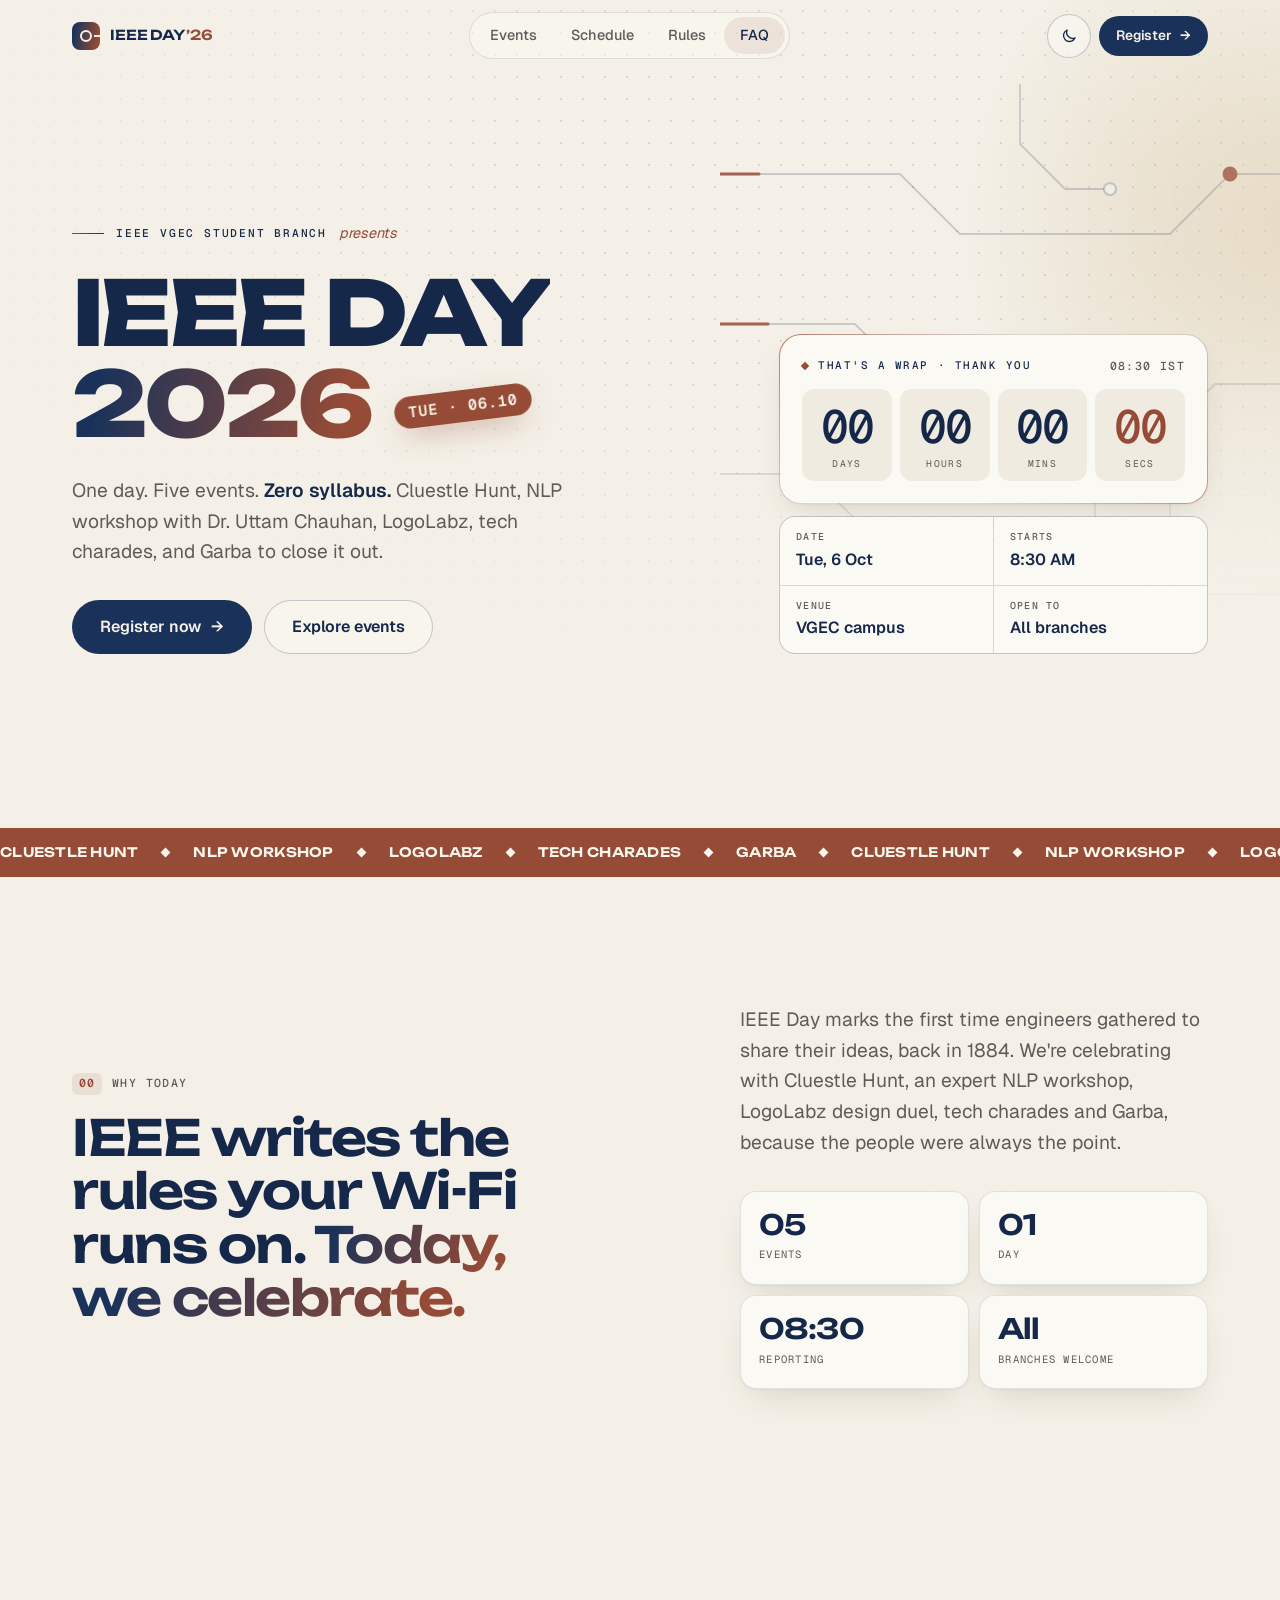
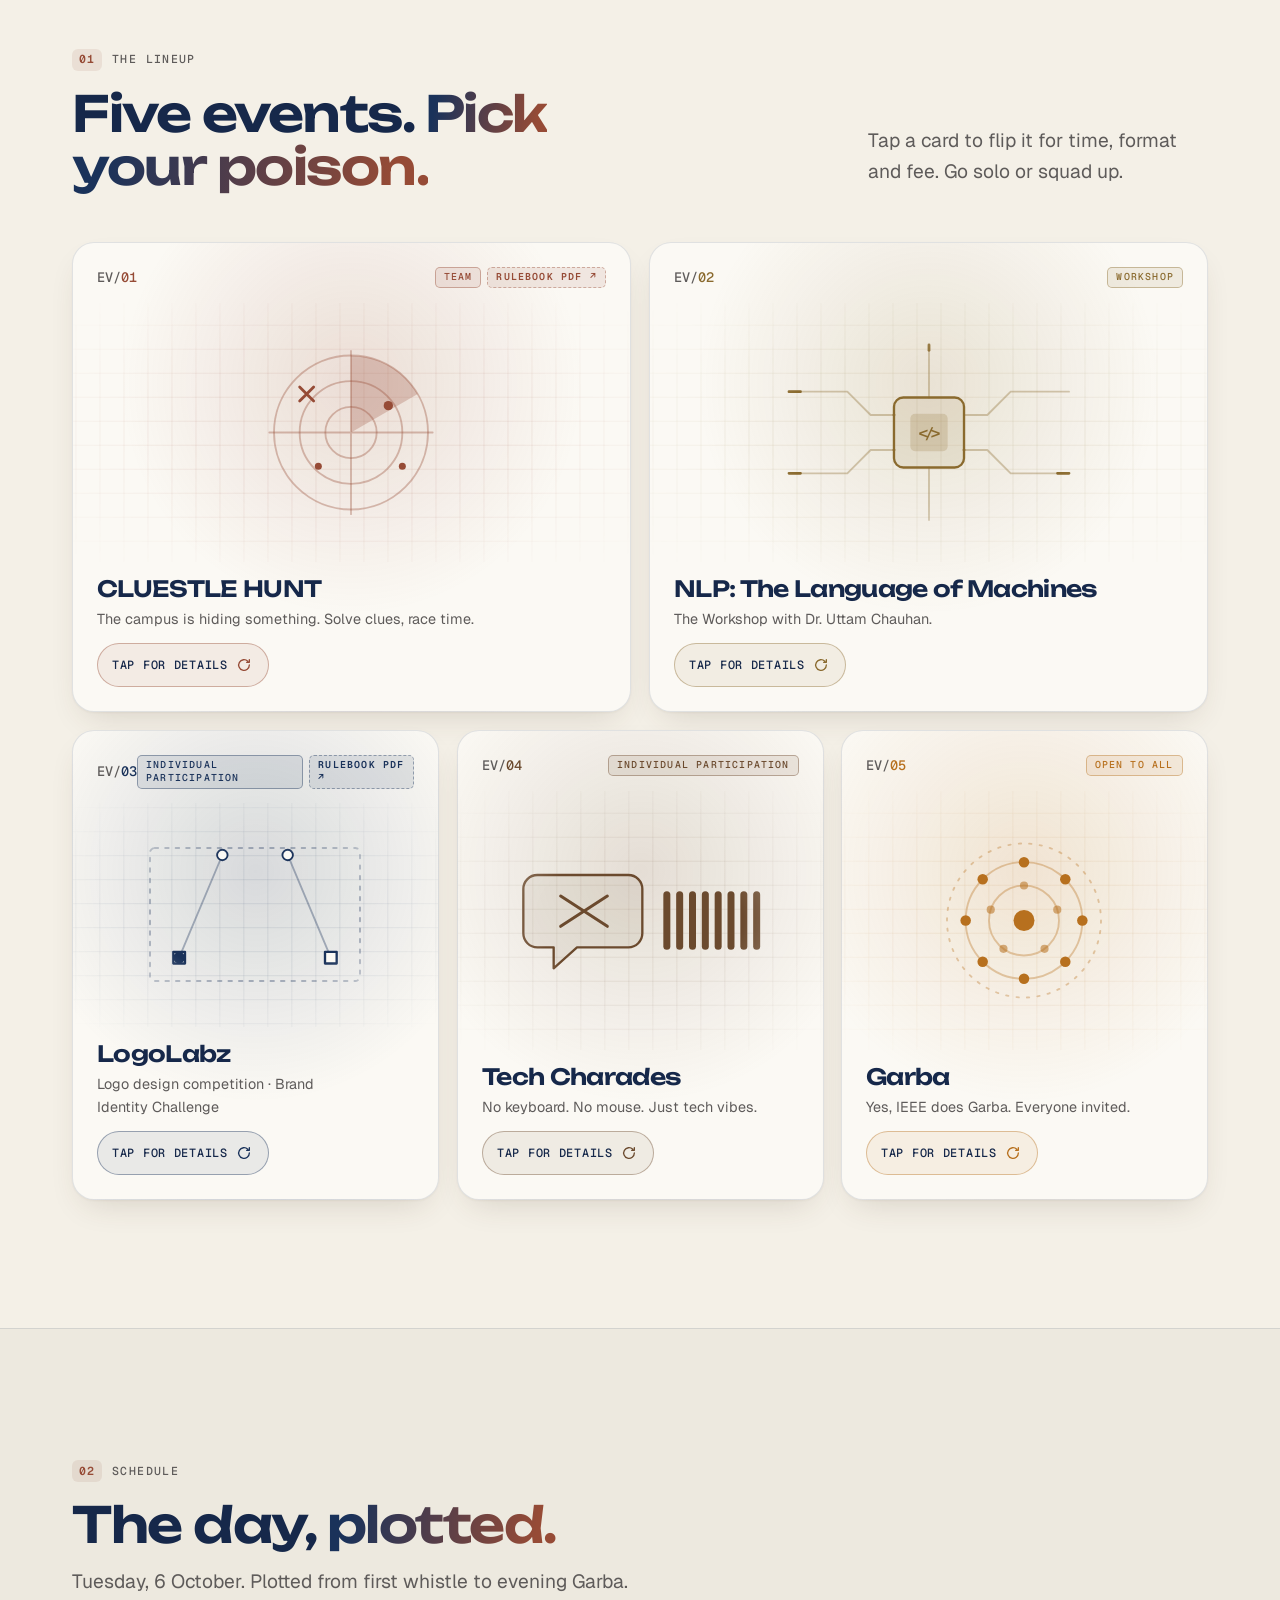
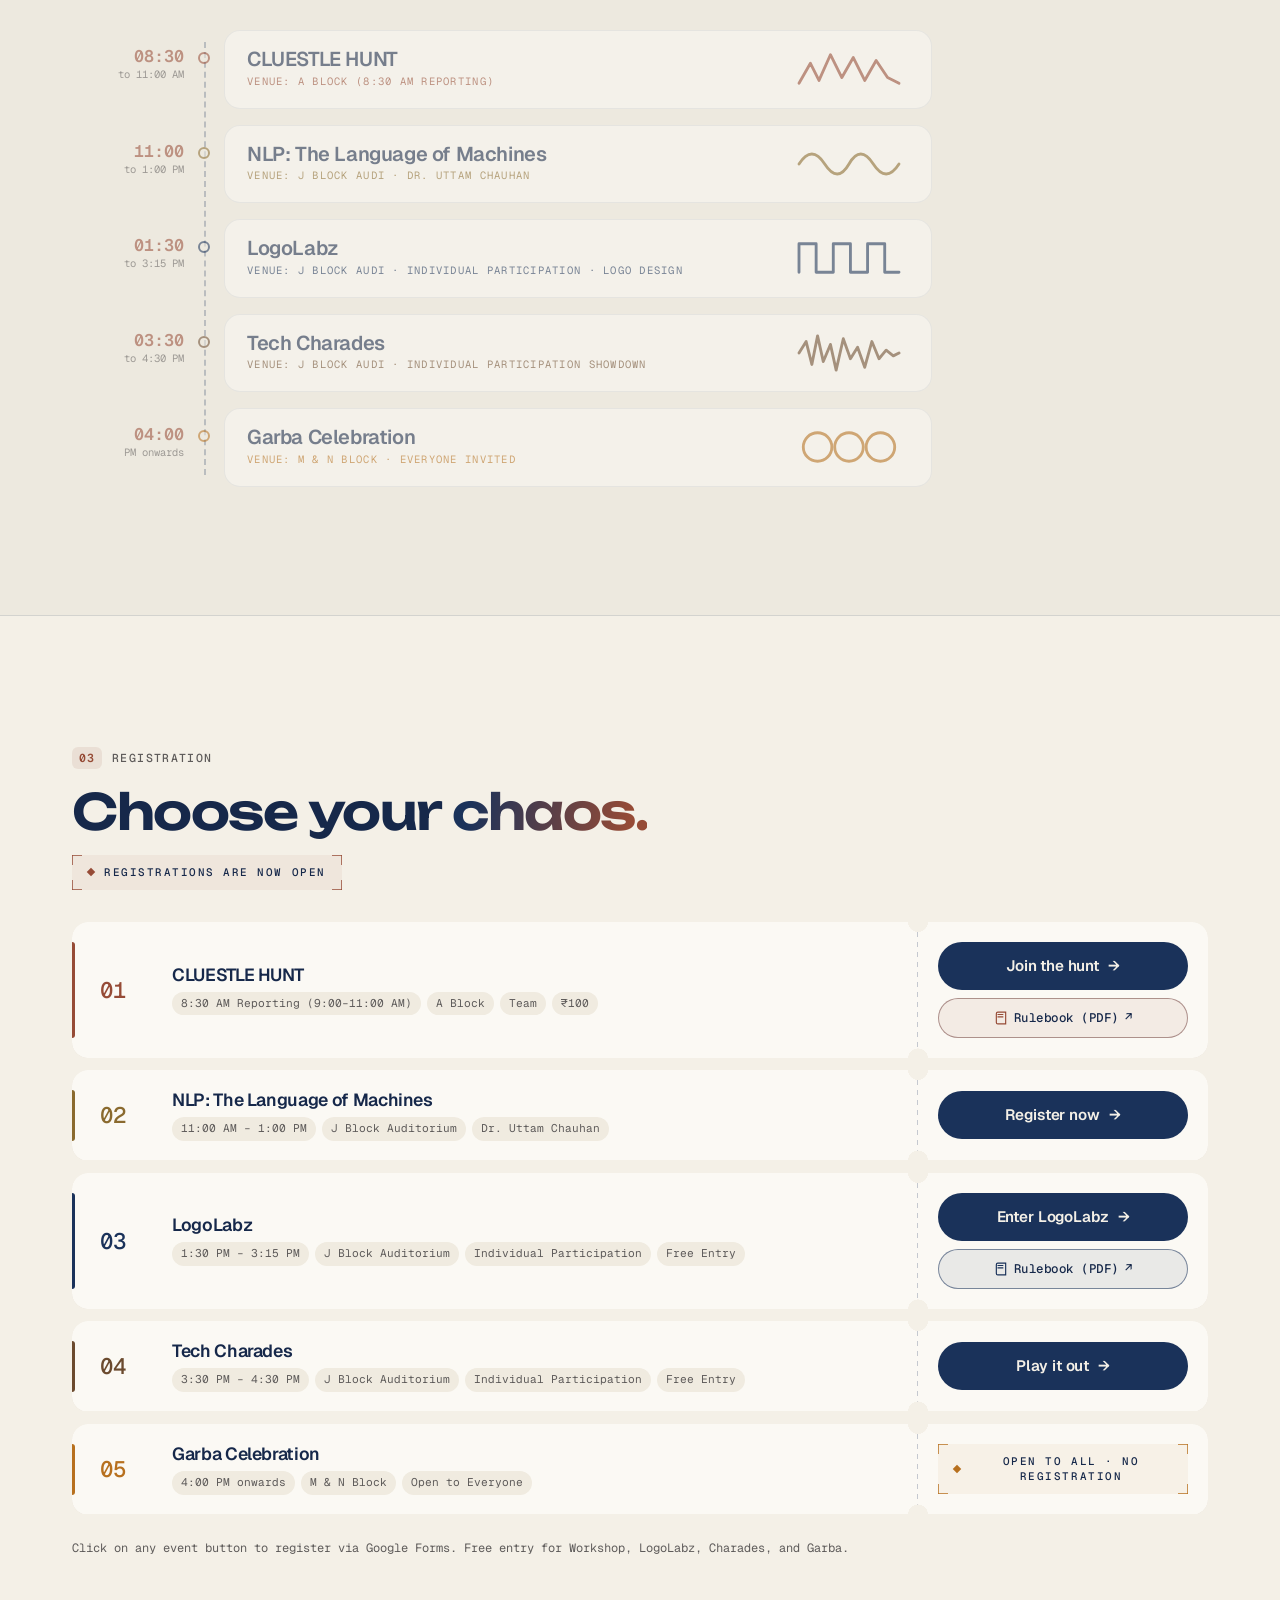
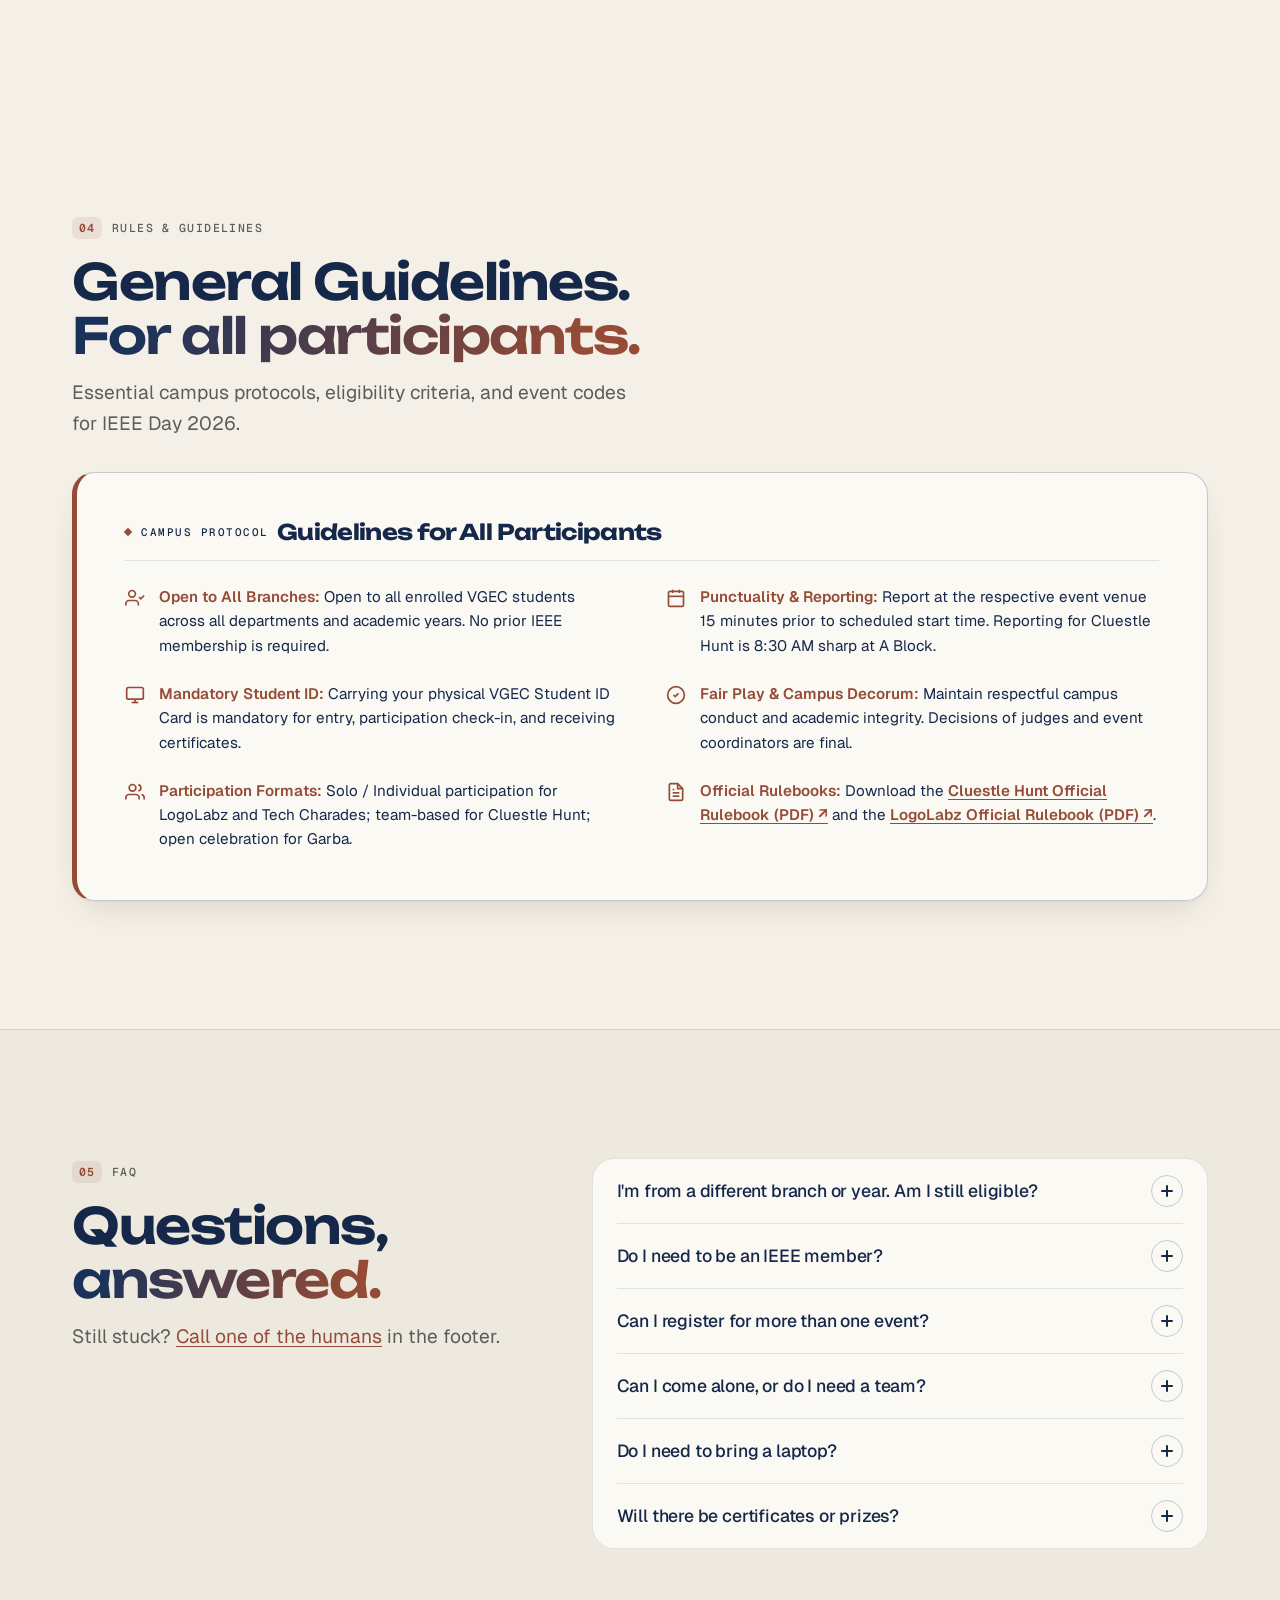
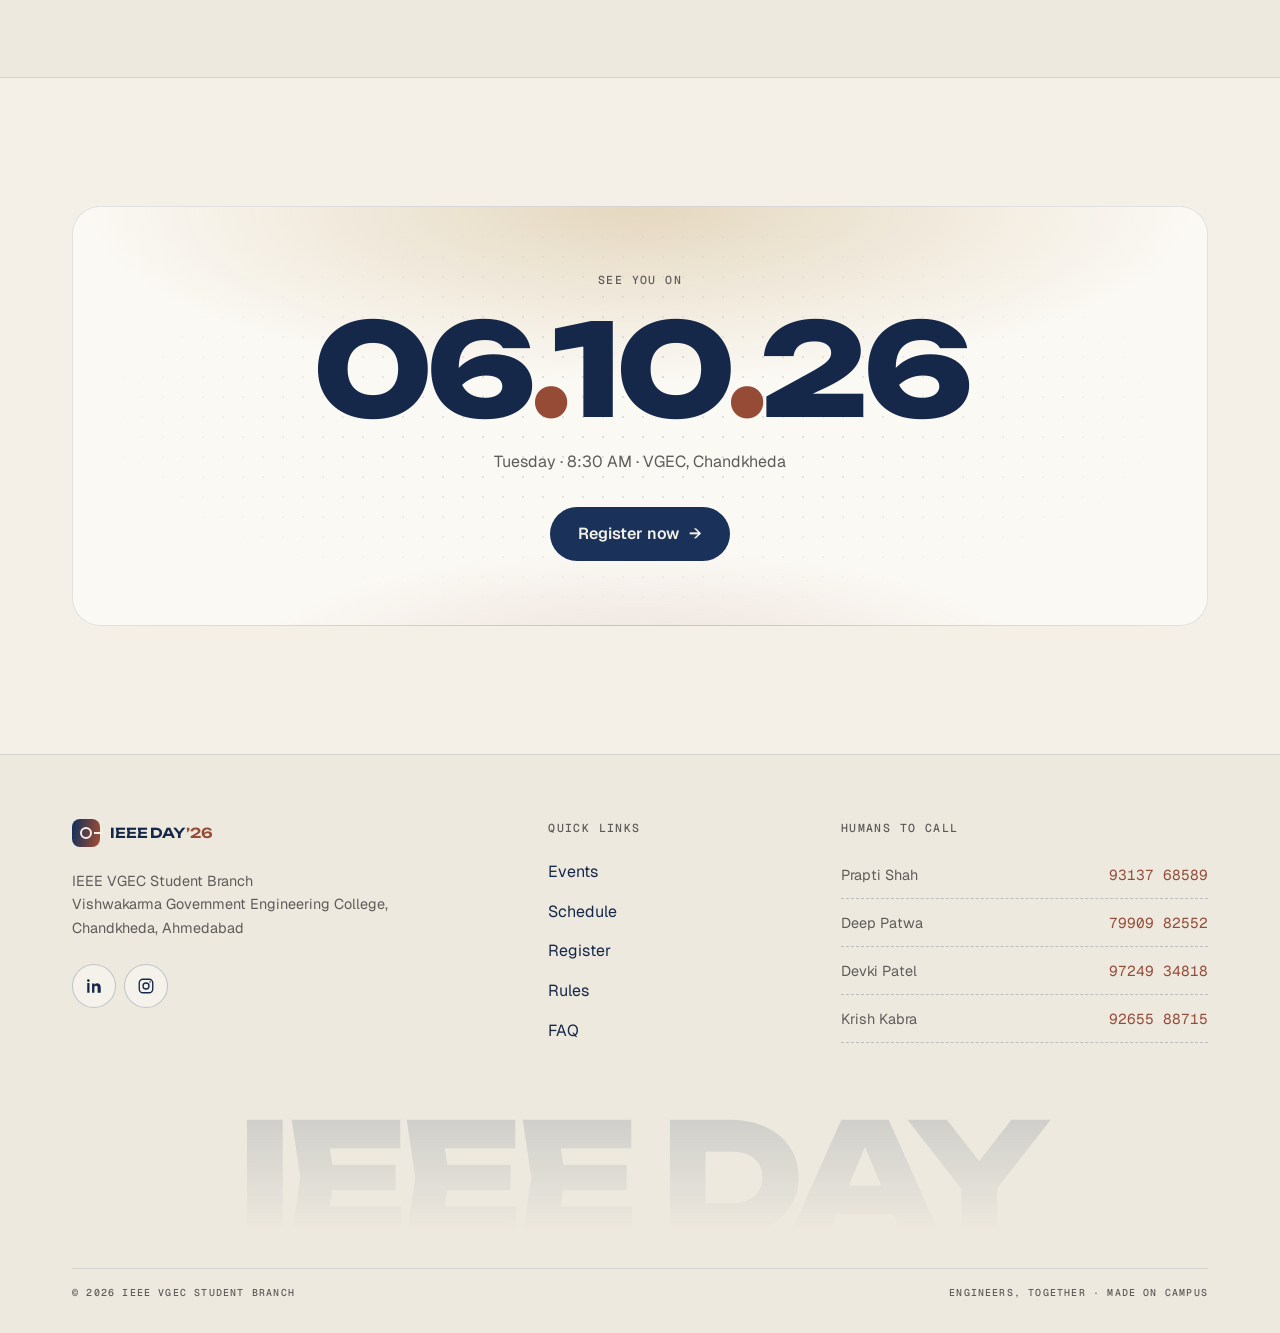
<file: index.html>
<!doctype html>
<html lang="en">

<head>
    <meta charset="utf-8">
    <meta name="viewport" content="width=device-width, initial-scale=1, viewport-fit=cover">
    <title>IEEE Day 2026 — IEEE VGEC Student Branch</title>
    <meta name="description"
        content="IEEE Day 2026 at VGEC, Tuesday 6 October. Cluestle Hunt, NLP Workshop with Dr. Uttam Chauhan, LogoLabz, Tech Charades and Garba.">
    <meta name="theme-color" content="#06080D" media="(prefers-color-scheme: dark)">
    <meta name="theme-color" content="#F5F6F8" media="(prefers-color-scheme: light)">
    <meta name="color-scheme" content="dark light">

    <!-- Theme: runs before paint so there is no flash of the wrong theme.
         Saved choice wins, otherwise follow the device setting. -->
    <script>
        (function () {
            var t = null;
            try { t = localStorage.getItem('ieeeday-theme'); } catch (e) { }
            if (t !== 'light' && t !== 'dark') {
                t = window.matchMedia('(prefers-color-scheme: light)').matches ? 'light' : 'dark';
            }
            document.documentElement.setAttribute('data-theme', t);
            document.documentElement.classList.add('js');
        })();
    </script>

    <!-- Fonts: Unbounded (display), Geist (body), Geist Mono (labels, numbers) -->
    <link rel="preconnect" href="https://fonts.googleapis.com">
    <link rel="preconnect" href="https://fonts.gstatic.com" crossorigin>
    <link rel="stylesheet"
        href="https://fonts.googleapis.com/css2?family=Geist:wght@400;500;600;700&family=Geist+Mono:wght@400;500;600&family=Unbounded:wght@500;600;700;800&display=swap">

    <!--
        CSS load order matters. Do not reorder.
        Each team owns exactly one file (see README → "Where do I work?").
    -->
    <link rel="stylesheet" href="css/style.css"> <!-- Priyanshi: tokens, themes, reset, shared classes -->
    <link rel="stylesheet" href="css/sections.css"> <!-- Priyanshi: hero, about, registration, rules, outro -->
    <link rel="stylesheet" href="css/header-footer.css"> <!-- Parthvi + Pushkar -->
    <link rel="stylesheet" href="css/events.css"> <!-- Vansh + Daksh + Nilesh -->
    <link rel="stylesheet" href="css/timeline.css"> <!-- Dhruvi + Dhwani -->
    <link rel="stylesheet" href="css/qa.css"> <!-- Nitant -->
    <link rel="stylesheet" href="css/responsive.css"> <!-- Hemal + Meet (always last) -->
</head>

<body>

    <a class="skip-link" href="#main">Skip to content</a>

    <!-- =====================================================
         HEADER + NAVBAR — owned by Parthvi + Pushkar
         ===================================================== -->
    <header class="site-header" id="site-header">
        <div class="container site-header__inner">
            <a href="#top" class="brand" aria-label="IEEE Day 2026, back to top">
                <span class="brand__mark" aria-hidden="true"><i></i></span>
                <span class="brand__text">IEEE DAY<b>’26</b></span>
            </a>

            <nav class="site-nav" aria-label="Main">
                <ul class="site-nav__list">
                    <li><a href="#events" class="site-nav__link">Events</a></li>
                    <li><a href="#timeline" class="site-nav__link">Schedule</a></li>
                    <li><a href="#rules" class="site-nav__link">Rules</a></li>
                    <li><a href="#faq" class="site-nav__link">FAQ</a></li>
                </ul>
            </nav>

            <div class="site-header__actions">
                <button type="button" class="icon-btn theme-toggle" id="theme-toggle" aria-label="Switch to light theme">
                    <svg class="theme-toggle__sun" viewBox="0 0 24 24" aria-hidden="true"><circle cx="12" cy="12" r="4.2"/><path d="M12 2.5v2.2M12 19.3v2.2M4.6 4.6l1.6 1.6M17.8 17.8l1.6 1.6M2.5 12h2.2M19.3 12h2.2M4.6 19.4l1.6-1.6M17.8 6.2l1.6-1.6"/></svg>
                    <svg class="theme-toggle__moon" viewBox="0 0 24 24" aria-hidden="true"><path d="M20 14.5A8 8 0 0 1 9.5 4a8 8 0 1 0 10.5 10.5Z"/></svg>
                </button>
                <a href="#register" class="btn btn--primary btn--sm site-header__cta">Register <span class="btn__arrow" aria-hidden="true">→</span></a>
                <button type="button" class="icon-btn menu-btn" id="menu-btn" aria-expanded="false" aria-controls="menu" aria-label="Open menu">
                    <span class="menu-btn__bars" aria-hidden="true"><span></span><span></span></span>
                </button>
            </div>
        </div>
        <div class="scroll-progress" aria-hidden="true"><span id="scroll-progress"></span></div>
    </header>

    <!-- Mobile menu (full screen) -->
    <div class="menu" id="menu" hidden>
        <nav class="container menu__inner" aria-label="Menu">
            <p class="label menu__meta">Index · 06.10.2026 · Starts 8:30 AM</p>
            <ol class="menu__list">
                <li><a href="#events" class="menu__link"><span class="menu__num">01</span>Events<span class="menu__arrow" aria-hidden="true">↗</span></a></li>
                <li><a href="#timeline" class="menu__link"><span class="menu__num">02</span>Schedule<span class="menu__arrow" aria-hidden="true">↗</span></a></li>
                <li><a href="#register" class="menu__link"><span class="menu__num">03</span>Register<span class="menu__arrow" aria-hidden="true">↗</span></a></li>
                <li><a href="#rules" class="menu__link"><span class="menu__num">04</span>Rules<span class="menu__arrow" aria-hidden="true">↗</span></a></li>
                <li><a href="#faq" class="menu__link"><span class="menu__num">05</span>FAQ<span class="menu__arrow" aria-hidden="true">↗</span></a></li>
            </ol>
            <div class="menu__foot">
                <p class="label">Tue · 06 Oct 2026 · VGEC, Chandkheda</p>
                <a href="#register" class="btn btn--primary btn--block btn--lg">Register <span class="btn__arrow" aria-hidden="true">→</span></a>
            </div>
        </nav>
    </div>

    <main id="main" tabindex="-1">

        <!-- =====================================================
             HERO — Priyanshi
             Countdown logic lives in js/countdown.js
             ===================================================== -->
        <section class="hero" id="top" aria-labelledby="hero-title">
            <div class="hero__bg" aria-hidden="true">
                <span class="hero__orb hero__orb--a"></span>
                <span class="hero__orb hero__orb--b"></span>
                <svg class="hero__circuit" viewBox="0 0 400 400" fill="none">
                    <g class="hero__traces">
                        <path d="M0 60H120L160 100H300L340 60H400" />
                        <path d="M0 160H90L130 200H250V300L290 340H400" />
                        <path d="M0 260H60L100 300H180" />
                        <path d="M400 200H330L300 230V400" />
                        <path d="M200 0V40L230 70H260" />
                    </g>
                    <g class="hero__pulses">
                        <path pathLength="100" d="M0 60H120L160 100H300L340 60H400" />
                        <path pathLength="100" d="M0 160H90L130 200H250V300L290 340H400" />
                        <path pathLength="100" d="M400 200H330L300 230V400" />
                    </g>
                    <circle class="hero__node hero__node--hot" cx="340" cy="60" r="5" />
                    <circle class="hero__node hero__node--hot" cx="290" cy="340" r="5" />
                    <circle class="hero__node" cx="180" cy="300" r="5" />
                    <circle class="hero__node" cx="260" cy="70" r="4" />
                    <circle class="hero__node" cx="300" cy="230" r="4" />
                </svg>
            </div>

            <div class="container hero__grid">
                <div class="hero__text">
                    <p class="hero__kicker intro" style="--i:0"><span class="hero__kicker-org">IEEE VGEC Student Branch</span><span class="hero__kicker-verb">presents</span></p>
                    <h1 class="hero__title" id="hero-title">
                        <span class="hero__line"><span class="hero__mask"><span class="intro-line" style="--i:1">IEEE DAY</span></span></span>
                        <span class="hero__line hero__line--2">
                            <span class="hero__mask"><span class="intro-line hero__year" style="--i:2">2026</span></span>
                            <span class="hero__sticker" aria-hidden="true">Tue · 06.10</span>
                        </span>
                    </h1>
                    <p class="hero__lede intro" style="--i:3">One day. Five events. <strong>Zero syllabus.</strong> Cluestle Hunt, NLP workshop with Dr. Uttam Chauhan, LogoLabz, tech charades, and Garba to close it out.</p>
                    <div class="hero__ctas intro" style="--i:4">
                        <a href="#register" class="btn btn--primary btn--lg">Register now <span class="btn__arrow" aria-hidden="true">→</span></a>
                        <a href="#events" class="btn btn--ghost btn--lg">Explore events</a>
                    </div>
                </div>

                <div class="hero__panel intro" style="--i:5">
                    <div class="countdown" id="countdown" data-target="2026-10-06T08:30:00+05:30">
                        <div class="countdown__head">
                            <span class="mark mark--live"><span id="countdown-status">T-minus · reporting whistle</span></span>
                            <span class="label countdown__time">08:30 IST</span>
                        </div>
                        <div class="countdown__grid" aria-hidden="true">
                            <div class="countdown__cell"><b data-unit="days">--</b><span>Days</span></div>
                            <div class="countdown__cell"><b data-unit="hours">--</b><span>Hours</span></div>
                            <div class="countdown__cell"><b data-unit="minutes">--</b><span>Mins</span></div>
                            <div class="countdown__cell"><b data-unit="seconds">--</b><span>Secs</span></div>
                        </div>
                        <p class="visually-hidden" id="countdown-text">IEEE Day starts on Tuesday 6 October 2026 with Cluestle Hunt reporting at 8:30 AM.</p>
                    </div>

                    <dl class="facts">
                        <div class="facts__item"><dt class="label">Date</dt><dd><time datetime="2026-10-06">Tue, 6 Oct</time></dd></div>
                        <div class="facts__item"><dt class="label">Starts</dt><dd><time datetime="2026-10-06T08:30">8:30 AM</time></dd></div>
                        <div class="facts__item"><dt class="label">Venue</dt><dd>VGEC campus</dd></div>
                        <div class="facts__item"><dt class="label">Open to</dt><dd>All branches</dd></div>
                    </dl>
                </div>
            </div>
        </section>

        <!-- Ticker (decorative) -->
        <div class="ticker" aria-hidden="true">
            <div class="ticker__track">
                <span>CLUESTLE HUNT</span><i></i><span>NLP WORKSHOP</span><i></i><span>LOGOLABZ</span><i></i><span>TECH CHARADES</span><i></i><span>GARBA</span><i></i>
                <span>CLUESTLE HUNT</span><i></i><span>NLP WORKSHOP</span><i></i><span>LOGOLABZ</span><i></i><span>TECH CHARADES</span><i></i><span>GARBA</span><i></i>
            </div>
        </div>

        <!-- =====================================================
             ABOUT — Priyanshi
             ===================================================== -->
        <section class="section about" id="about" aria-labelledby="about-title">
            <div class="container about__grid">
                <div data-reveal>
                    <p class="eyebrow"><span class="eyebrow__num">00</span><span data-scramble>Why today</span></p>
                    <h2 class="section-title" id="about-title">IEEE writes the rules your Wi-Fi runs on. <em>Today, we celebrate.</em></h2>
                </div>
                <div class="about__body" data-reveal>
                    <p>IEEE Day marks the first time engineers gathered to share their ideas, back in 1884. We're celebrating with Cluestle Hunt, an expert NLP workshop, LogoLabz design duel, tech charades and Garba, because the people were always the point.</p>
                    <ul class="stats">
                        <li><b>05</b><span>Events</span></li>
                        <li><b>01</b><span>Day</span></li>
                        <li><b>08:30</b><span>Reporting</span></li>
                        <li><b>All</b><span>Branches welcome</span></li>
                    </ul>
                </div>
            </div>
        </section>

        <!-- =====================================================
             EVENTS — owned by Vansh + Daksh + Nilesh
             Flip cards: the front is the poster (live motif), the back is
             the spec sheet (details + register). js/events.js handles the
             flip, tilt and rail. Without JS both faces simply stack.
             Event data lives in README → "Event information".
             ===================================================== -->
        <section class="section events" id="events" aria-labelledby="events-title">
            <div class="container">
                <div class="section-head section-head--row" data-reveal>
                    <div>
                        <p class="eyebrow"><span class="eyebrow__num">01</span><span data-scramble>The lineup</span></p>
                        <h2 class="section-title" id="events-title">Five events. <em>Pick your poison.</em></h2>
                    </div>
                    <p class="section-sub">Tap a card to flip it for time, format and fee. Go solo or squad up.</p>
                </div>

                <div class="events__rail" id="events-rail">

                    <!-- 01 — CLUESTLE HUNT: radar sweep -->
                    <article class="event-card" style="--ev: var(--ev-1)" aria-labelledby="ev-1">
                        <div class="event-card__inner">
                            <div class="event-card__face event-card__front">
                                <div class="event-card__top">
                                    <span class="event-card__num">01</span>
                                    <div class="event-card__tags">
                                        <span class="chip chip--sm">Team</span>
                                        <a href="Rulebook_CluestleHunt.pdf" target="_blank" rel="noopener noreferrer" class="chip chip--sm chip--rulebook" title="View Cluestle Hunt Rulebook PDF">Rulebook PDF ↗</a>
                                    </div>
                                </div>
                                <div class="event-card__art">
                                    <svg class="motif motif--radar" viewBox="0 0 240 150" aria-hidden="true">
                                        <g class="m-faint"><circle cx="120" cy="75" r="22"/><circle cx="120" cy="75" r="44"/><circle cx="120" cy="75" r="66"/><path d="M50 75H190M120 5V145"/></g>
                                        <path class="m-sweep" d="M120 75 L120 9 A66 66 0 0 1 177.2 42 Z"/>
                                        <circle class="m-dot m-blip" cx="152" cy="52" r="4"/>
                                        <circle class="m-dot m-blip m-blip--2" cx="92" cy="104" r="3"/>
                                        <circle class="m-dot m-blip m-blip--3" cx="164" cy="104" r="3"/>
                                        <path class="m-x" d="M76 36l12 12M88 36L76 48"/>
                                    </svg>
                                </div>
                                <div class="event-card__bottom">
                                    <h3 class="event-card__title" id="ev-1">CLUESTLE HUNT</h3>
                                    <p class="event-card__tagline">The campus is hiding something. Solve clues, race time.</p>
                                    <button type="button" class="event-card__flip" aria-label="Show Cluestle Hunt details">
                                        <span>Tap for details</span><svg viewBox="0 0 24 24" aria-hidden="true"><path d="M20 12a8 8 0 1 1-2.3-5.6M20 4v4h-4"/></svg>
                                    </button>
                                </div>
                            </div>
                            <div class="event-card__face event-card__back">
                                <div class="event-card__top">
                                    <span class="event-card__num">01</span>
                                    <span class="label event-card__back-name">CLUESTLE HUNT</span>
                                </div>
                                <p class="event-card__desc">VGEC becomes the playing field. Solve questions, follow hints, find the hidden checkpoints across campus.</p>
                                <dl class="event-card__facts">
                                    <div><dt>When</dt><dd>9:00 – 11:00 AM <span class="event-card__fact-sub">(8:30 AM Reporting)</span></dd></div>
                                    <div><dt>Venue</dt><dd>A Block</dd></div>
                                    <div><dt>Format</dt><dd>Team</dd></div>
                                    <div><dt>Fee</dt><dd>₹100</dd></div>
                                </dl>
                                <div class="event-card__actions">
                                    <a href="https://forms.gle/72QvyyjabLZr2YGfA" target="_blank" rel="noopener noreferrer" class="btn btn--primary btn--block">Join the hunt <span class="btn__arrow" aria-hidden="true">→</span></a>
                                    <a href="Rulebook_CluestleHunt.pdf" target="_blank" rel="noopener noreferrer" class="btn btn--rulebook btn--block" title="View Cluestle Hunt Rulebook PDF">
                                        <svg viewBox="0 0 24 24" width="15" height="15" fill="none" stroke="currentColor" stroke-width="2" aria-hidden="true"><path d="M4 19.5v-15A2.5 2.5 0 0 1 6.5 2H20v20H6.5a2.5 2.5 0 0 1-2.5-2.5Z"/><path d="M6 6h10M6 10h10"/></svg>
                                        View Rulebook (PDF) <span class="btn__arrow" aria-hidden="true">↗</span>
                                    </a>
                                    <button type="button" class="event-card__flip event-card__flip--back" aria-label="Flip Cluestle Hunt card back">
                                        <svg viewBox="0 0 24 24" aria-hidden="true"><path d="M4 12a8 8 0 1 0 2.3-5.6M4 4v4h4"/></svg><span>Flip back</span>
                                    </button>
                                </div>
                            </div>
                        </div>
                    </article>

                    <!-- 02 — Workshop: chip with signals flowing in -->
                    <article class="event-card" style="--ev: var(--ev-2)" aria-labelledby="ev-2">
                        <div class="event-card__inner">
                            <div class="event-card__face event-card__front">
                                <div class="event-card__top">
                                    <span class="event-card__num">02</span>
                                    <span class="chip chip--sm">Workshop</span>
                                </div>
                                <div class="event-card__art">
                                    <svg class="motif motif--chip" viewBox="0 0 240 150" aria-hidden="true">
                                        <g class="m-faint"><path d="M0 40H50L70 60H90"/><path d="M0 110H50L70 90H90"/><path d="M240 40H190L170 60H150"/><path d="M240 110H190L170 90H150"/><path d="M120 0V45"/><path d="M120 150V105"/></g>
                                        <g class="m-pulse"><path pathLength="100" d="M0 40H50L70 60H90"/><path pathLength="100" d="M240 110H190L170 90H150"/><path pathLength="100" d="M120 0V45"/><path pathLength="100" d="M0 110H50L70 90H90"/></g>
                                        <rect class="m-chip" x="90" y="45" width="60" height="60" rx="8"/>
                                        <rect class="m-chip-core" x="104" y="59" width="32" height="32" rx="4"/>
                                        <text class="m-text" x="120" y="80" text-anchor="middle">&lt;/&gt;</text>
                                    </svg>
                                </div>
                                <div class="event-card__bottom">
                                    <h3 class="event-card__title" id="ev-2">NLP: The Language of Machines</h3>
                                    <p class="event-card__tagline">The Workshop with Dr. Uttam Chauhan.</p>
                                    <button type="button" class="event-card__flip" aria-label="Show NLP Workshop details">
                                        <span>Tap for details</span><svg viewBox="0 0 24 24" aria-hidden="true"><path d="M20 12a8 8 0 1 1-2.3-5.6M20 4v4h-4"/></svg>
                                    </button>
                                </div>
                            </div>
                            <div class="event-card__face event-card__back">
                                <div class="event-card__top">
                                    <span class="event-card__num">02</span>
                                    <span class="label event-card__back-name">NLP Workshop</span>
                                </div>
                                <p class="event-card__desc">Explore how machines understand, process, and generate human language. A practical session into Natural Language Processing, text models, and speech intelligence.</p>
                                <dl class="event-card__facts">
                                    <div><dt>When</dt><dd>11:00 AM – 1:00 PM</dd></div>
                                    <div><dt>Venue</dt><dd>J Block Auditorium</dd></div>
                                    <div><dt>Speaker</dt><dd>Dr. Uttam Chauhan <span class="event-card__fact-sub">(Assoc. Prof., GEC Modasa)</span></dd></div>
                                </dl>
                                <div class="event-card__actions">
                                    <a href="https://forms.gle/cTFWqSD6ehUetmAm7" target="_blank" rel="noopener noreferrer" class="btn btn--primary btn--block">Register for workshop <span class="btn__arrow" aria-hidden="true">→</span></a>
                                    <button type="button" class="event-card__flip event-card__flip--back" aria-label="Flip NLP Workshop card back">
                                        <svg viewBox="0 0 24 24" aria-hidden="true"><path d="M4 12a8 8 0 1 0 2.3-5.6M4 4v4h4"/></svg><span>Flip back</span>
                                    </button>
                                </div>
                            </div>
                        </div>
                    </article>

                    <!-- 03 — LogoLabz: pen tool drawing a curve -->
                    <article class="event-card" style="--ev: var(--ev-3)" aria-labelledby="ev-3">
                        <div class="event-card__inner">
                            <div class="event-card__face event-card__front">
                                <div class="event-card__top">
                                    <span class="event-card__num">03</span>
                                    <div class="event-card__tags">
                                        <span class="chip chip--sm">Individual Participation</span>
                                        <a href="Rulebook_Logolabz.pdf" target="_blank" rel="noopener noreferrer" class="chip chip--sm chip--rulebook" title="View LogoLabz Rulebook PDF">Rulebook PDF ↗</a>
                                    </div>
                                </div>
                                <div class="event-card__art">
                                    <svg class="motif motif--pen" viewBox="0 0 240 150" aria-hidden="true">
                                        <rect class="m-faint m-artboard" x="30" y="18" width="180" height="114" rx="4"/>
                                        <path class="m-faint" d="M55 112 L92 24 M185 112 L148 24"/>
                                        <path class="m-draw" pathLength="100" d="M55 112 C 92 24, 148 24, 185 112"/>
                                        <circle class="m-handle" cx="92" cy="24" r="4.5"/>
                                        <circle class="m-handle" cx="148" cy="24" r="4.5"/>
                                        <rect class="m-anchor" x="50" y="107" width="10" height="10"/>
                                        <rect class="m-anchor" x="180" y="107" width="10" height="10"/>
                                        <circle class="m-dot m-nib" r="5"/>
                                    </svg>
                                </div>
                                <div class="event-card__bottom">
                                    <h3 class="event-card__title" id="ev-3">LogoLabz</h3>
                                    <p class="event-card__tagline">Logo design competition · Brand Identity Challenge</p>
                                    <button type="button" class="event-card__flip" aria-label="Show LogoLabz details">
                                        <span>Tap for details</span><svg viewBox="0 0 24 24" aria-hidden="true"><path d="M20 12a8 8 0 1 1-2.3-5.6M20 4v4h-4"/></svg>
                                    </button>
                                </div>
                            </div>
                            <div class="event-card__face event-card__back">
                                <div class="event-card__top">
                                    <span class="event-card__num">03</span>
                                    <span class="label event-card__back-name">LogoLabz</span>
                                </div>
                                <p class="event-card__desc">Get a hypothetical brand prompt, craft its logo and visual identity from scratch. Individual participation. Judged on design creativity and a short presentation.</p>
                                <dl class="event-card__facts">
                                    <div><dt>When</dt><dd>1:30 PM – 3:15 PM</dd></div>
                                    <div><dt>Venue</dt><dd>J Block Auditorium</dd></div>
                                    <div><dt>Format</dt><dd>Individual Participation</dd></div>
                                    <div><dt>Fee</dt><dd>Free Entry</dd></div>
                                </dl>
                                <div class="event-card__actions">
                                    <a href="https://forms.gle/fBsXAFacX6NCqsjV9" target="_blank" rel="noopener noreferrer" class="btn btn--primary btn--block">Enter LogoLabz <span class="btn__arrow" aria-hidden="true">→</span></a>
                                    <a href="Rulebook_Logolabz.pdf" target="_blank" rel="noopener noreferrer" class="btn btn--rulebook btn--block">
                                        <svg viewBox="0 0 24 24" width="15" height="15" fill="none" stroke="currentColor" stroke-width="2" aria-hidden="true"><path d="M4 19.5v-15A2.5 2.5 0 0 1 6.5 2H20v20H6.5a2.5 2.5 0 0 1-2.5-2.5Z"/><path d="M6 6h10M6 10h10"/></svg>
                                        View Rulebook (PDF) <span class="btn__arrow" aria-hidden="true">↗</span>
                                    </a>
                                    <button type="button" class="event-card__flip event-card__flip--back" aria-label="Flip LogoLabz card back">
                                        <svg viewBox="0 0 24 24" aria-hidden="true"><path d="M4 12a8 8 0 1 0 2.3-5.6M4 4v4h4"/></svg><span>Flip back</span>
                                    </button>
                                </div>
                            </div>
                        </div>
                    </article>

                    <!-- 04 — Tech Charades: muted bubble, loud equaliser -->
                    <article class="event-card" style="--ev: var(--ev-4)" aria-labelledby="ev-4">
                        <div class="event-card__inner">
                            <div class="event-card__face event-card__front">
                                <div class="event-card__top">
                                    <span class="event-card__num">04</span>
                                    <span class="chip chip--sm">Individual Participation</span>
                                </div>
                                <div class="event-card__art">
                                    <svg class="motif motif--charades" viewBox="0 0 240 150" aria-hidden="true">
                                        <path class="m-bubble" d="M32 36h78a12 12 0 0 1 12 12v38a12 12 0 0 1-12 12H66l-20 18V98H32a12 12 0 0 1-12-12V48a12 12 0 0 1 12-12Z"/>
                                        <path class="m-mute" d="M52 54l40 26M92 54L52 80"/>
                                        <g class="m-bars">
                                            <rect x="140" y="50" width="6" height="50" rx="3" style="--d:0s"/>
                                            <rect x="151" y="50" width="6" height="50" rx="3" style="--d:-.3s"/>
                                            <rect x="162" y="50" width="6" height="50" rx="3" style="--d:-.6s"/>
                                            <rect x="173" y="50" width="6" height="50" rx="3" style="--d:-.15s"/>
                                            <rect x="184" y="50" width="6" height="50" rx="3" style="--d:-.45s"/>
                                            <rect x="195" y="50" width="6" height="50" rx="3" style="--d:-.75s"/>
                                            <rect x="206" y="50" width="6" height="50" rx="3" style="--d:-.2s"/>
                                            <rect x="217" y="50" width="6" height="50" rx="3" style="--d:-.55s"/>
                                        </g>
                                    </svg>
                                </div>
                                <div class="event-card__bottom">
                                    <h3 class="event-card__title" id="ev-4">Tech Charades</h3>
                                    <p class="event-card__tagline">No keyboard. No mouse. Just tech vibes.</p>
                                    <button type="button" class="event-card__flip" aria-label="Show Tech Charades details">
                                        <span>Tap for details</span><svg viewBox="0 0 24 24" aria-hidden="true"><path d="M20 12a8 8 0 1 1-2.3-5.6M20 4v4h-4"/></svg>
                                    </button>
                                </div>
                            </div>
                            <div class="event-card__face event-card__back">
                                <div class="event-card__top">
                                    <span class="event-card__num">04</span>
                                    <span class="label event-card__back-name">Tech Charades</span>
                                </div>
                                <p class="event-card__desc">Dumb charades, but every word is a tech term. Act out "recursion" or "deadlock" without speaking. Individual participation showdown.</p>
                                <dl class="event-card__facts">
                                    <div><dt>When</dt><dd>3:30 PM – 4:30 PM</dd></div>
                                    <div><dt>Venue</dt><dd>J Block Auditorium</dd></div>
                                    <div><dt>Format</dt><dd>Individual Participation</dd></div>
                                    <div><dt>Fee</dt><dd>Free Entry</dd></div>
                                </dl>
                                <div class="event-card__actions">
                                    <a href="https://forms.gle/aD3humeoC4r9Qjvu6" target="_blank" rel="noopener noreferrer" class="btn btn--primary btn--block">Play it out <span class="btn__arrow" aria-hidden="true">→</span></a>
                                    <button type="button" class="event-card__flip event-card__flip--back" aria-label="Flip Tech Charades card back">
                                        <svg viewBox="0 0 24 24" aria-hidden="true"><path d="M4 12a8 8 0 1 0 2.3-5.6M4 4v4h4"/></svg><span>Flip back</span>
                                    </button>
                                </div>
                            </div>
                        </div>
                    </article>

                    <!-- 05 — Garba: rings of dancers turning -->
                    <article class="event-card" style="--ev: var(--ev-5)" aria-labelledby="ev-5">
                        <div class="event-card__inner">
                            <div class="event-card__face event-card__front">
                                <div class="event-card__top">
                                    <span class="event-card__num">05</span>
                                    <span class="chip chip--sm">Open to All</span>
                                </div>
                                <div class="event-card__art">
                                    <svg class="motif motif--garba" viewBox="0 0 240 150" aria-hidden="true">
                                        <circle class="m-faint" cx="120" cy="75" r="66" stroke-dasharray="2 7"/>
                                        <g class="m-ring m-ring--outer">
                                            <circle class="m-faint" cx="120" cy="75" r="50"/>
                                            <circle class="m-dot" cx="170" cy="75" r="4.5"/><circle class="m-dot" cx="155.4" cy="110.4" r="4.5"/>
                                            <circle class="m-dot" cx="120" cy="125" r="4.5"/><circle class="m-dot" cx="84.6" cy="110.4" r="4.5"/>
                                            <circle class="m-dot" cx="70" cy="75" r="4.5"/><circle class="m-dot" cx="84.6" cy="39.6" r="4.5"/>
                                            <circle class="m-dot" cx="120" cy="25" r="4.5"/><circle class="m-dot" cx="155.4" cy="39.6" r="4.5"/>
                                        </g>
                                        <g class="m-ring m-ring--inner">
                                            <circle class="m-faint" cx="120" cy="75" r="30"/>
                                            <circle class="m-dot m-dot--soft" cx="120" cy="45" r="3.5"/><circle class="m-dot m-dot--soft" cx="148.5" cy="65.7" r="3.5"/>
                                            <circle class="m-dot m-dot--soft" cx="137.6" cy="99.3" r="3.5"/><circle class="m-dot m-dot--soft" cx="102.4" cy="99.3" r="3.5"/>
                                            <circle class="m-dot m-dot--soft" cx="91.5" cy="65.7" r="3.5"/>
                                        </g>
                                        <circle class="m-core" cx="120" cy="75" r="9"/>
                                    </svg>
                                </div>
                                <div class="event-card__bottom">
                                    <h3 class="event-card__title" id="ev-5">Garba</h3>
                                    <p class="event-card__tagline">Yes, IEEE does Garba. Everyone invited.</p>
                                    <button type="button" class="event-card__flip" aria-label="Show Garba details">
                                        <span>Tap for details</span><svg viewBox="0 0 24 24" aria-hidden="true"><path d="M20 12a8 8 0 1 1-2.3-5.6M20 4v4h-4"/></svg>
                                    </button>
                                </div>
                            </div>
                            <div class="event-card__face event-card__back">
                                <div class="event-card__top">
                                    <span class="event-card__num">05</span>
                                    <span class="label event-card__back-name">Garba</span>
                                </div>
                                <p class="event-card__desc">A Gujarati Garba celebration to close the day. Solo, duo or the whole friend group — all students, faculty and branches welcome.</p>
                                <dl class="event-card__facts">
                                    <div><dt>When</dt><dd>4:00 PM onwards</dd></div>
                                    <div><dt>Venue</dt><dd>M & N Block</dd></div>
                                </dl>
                                <div class="event-card__actions">
                                    <div class="event-card__open-notice">
                                        <span class="mark">Everyone invited</span>
                                        <p>Free entry · No registration required!</p>
                                    </div>
                                    <button type="button" class="event-card__flip event-card__flip--back" aria-label="Flip Garba card back">
                                        <svg viewBox="0 0 24 24" aria-hidden="true"><path d="M4 12a8 8 0 1 0 2.3-5.6M4 4v4h4"/></svg><span>Flip back</span>
                                    </button>
                                </div>
                            </div>
                        </div>
                    </article>

                </div>

                <!-- Rail controls (phones/tablets; hidden on laptops where all cards are visible) -->
                <div class="events__controls">
                    <button type="button" class="icon-btn" id="events-prev" aria-label="Previous event"><svg viewBox="0 0 24 24" aria-hidden="true"><path d="M15 6l-6 6 6 6"/></svg></button>
                    <div class="events__dots" id="events-dots" aria-hidden="true"></div>
                    <span class="label events__count" aria-live="polite"><span id="events-current">01</span> / 05</span>
                    <button type="button" class="icon-btn" id="events-next" aria-label="Next event"><svg viewBox="0 0 24 24" aria-hidden="true"><path d="M9 6l6 6-6 6"/></svg></button>
                </div>
            </div>
        </section>

        <!-- =====================================================
             TIMELINE — owned by Dhruvi + Dhwani
             Each event has its own "signal". js/timeline.js marks the
             live / done state on the day itself.
             ===================================================== -->
        <section class="section timeline" id="timeline" aria-labelledby="timeline-title">
            <div class="container">
                <div class="section-head" data-reveal>
                    <p class="eyebrow"><span class="eyebrow__num">02</span><span data-scramble>Schedule</span></p>
                    <h2 class="section-title" id="timeline-title">The day, <em>plotted.</em></h2>
                    <p class="section-sub">Tuesday, 6 October. Plotted from first whistle to evening Garba.</p>
                </div>

                <ol class="timeline__list">
                    <li class="timeline__item" style="--ev: var(--ev-1)" data-start="2026-10-06T08:30:00+05:30" data-end="2026-10-06T11:00:00+05:30" data-reveal>
                        <time class="timeline__time" datetime="2026-10-06T08:30">08:30<small>to 11:00 AM</small></time>
                        <div class="timeline__card">
                            <div>
                                <h3 class="timeline__name">CLUESTLE HUNT</h3>
                                <p class="timeline__signal">Venue: A Block (8:30 AM Reporting) <span class="timeline__live">Live now</span></p>
                            </div>
                            <svg class="timeline__wave" viewBox="0 0 70 28" aria-hidden="true"><path d="M0 24 L8 10 L14 22 L22 4 L30 20 L38 6 L46 22 L54 8 L62 20 L70 24"/></svg>
                        </div>
                    </li>
                    <li class="timeline__item" style="--ev: var(--ev-2)" data-start="2026-10-06T11:00:00+05:30" data-end="2026-10-06T13:00:00+05:30" data-reveal>
                        <time class="timeline__time" datetime="2026-10-06T11:00">11:00<small>to 1:00 PM</small></time>
                        <div class="timeline__card">
                            <div>
                                <h3 class="timeline__name">NLP: The Language of Machines</h3>
                                <p class="timeline__signal">Venue: J Block Audi · Dr. Uttam Chauhan</p>
                            </div>
                            <svg class="timeline__wave" viewBox="0 0 70 28" aria-hidden="true"><path d="M0 14 Q 9 0 18 14 T 35 14 T 52 14 T 70 14"/></svg>
                        </div>
                    </li>
                    <li class="timeline__item" style="--ev: var(--ev-3)" data-start="2026-10-06T13:30:00+05:30" data-end="2026-10-06T15:15:00+05:30" data-reveal>
                        <time class="timeline__time" datetime="2026-10-06T13:30">01:30<small>to 3:15 PM</small></time>
                        <div class="timeline__card">
                            <div>
                                <h3 class="timeline__name">LogoLabz</h3>
                                <p class="timeline__signal">Venue: J Block Audi · Individual Participation · Logo Design</p>
                            </div>
                            <svg class="timeline__wave" viewBox="0 0 70 28" aria-hidden="true"><path d="M0 24 V4 H12 V24 H24 V4 H36 V24 H48 V4 H60 V24 H70"/></svg>
                        </div>
                    </li>
                    <li class="timeline__item" style="--ev: var(--ev-4)" data-start="2026-10-06T15:30:00+05:30" data-end="2026-10-06T16:30:00+05:30" data-reveal>
                        <time class="timeline__time" datetime="2026-10-06T15:30">03:30<small>to 4:30 PM</small></time>
                        <div class="timeline__card">
                            <div>
                                <h3 class="timeline__name">Tech Charades</h3>
                                <p class="timeline__signal">Venue: J Block Audi · Individual Participation Showdown</p>
                            </div>
                            <svg class="timeline__wave" viewBox="0 0 70 28" aria-hidden="true"><path d="M0 14 L5 6 L9 22 L13 2 L17 20 L22 8 L26 26 L31 4 L36 18 L41 10 L46 24 L51 6 L56 18 L61 12 L66 16 L70 14"/></svg>
                        </div>
                    </li>
                    <li class="timeline__item" style="--ev: var(--ev-5)" data-start="2026-10-06T16:00:00+05:30" data-end="2026-10-06T20:00:00+05:30" data-reveal>
                        <time class="timeline__time" datetime="2026-10-06T16:00">04:00<small>PM onwards</small></time>
                        <div class="timeline__card">
                            <div>
                                <h3 class="timeline__name">Garba Celebration</h3>
                                <p class="timeline__signal">Venue: M & N Block · Everyone Invited</p>
                            </div>
                            <svg class="timeline__wave" viewBox="0 0 70 28" aria-hidden="true"><circle cx="13" cy="14" r="10"/><circle cx="35" cy="14" r="10"/><circle cx="57" cy="14" r="10"/></svg>
                        </div>
                    </li>
                </ol>
            </div>
        </section>

        <!-- =====================================================
             REGISTRATION — Priyanshi
             Links are not known yet. Paste each Google Form URL into
             data-registration-url and js/main.js turns the button on.
             Until then the button stays disabled, so nobody lands on a broken page.
             ===================================================== -->
        <section class="section register" id="register" aria-labelledby="register-title">
            <div class="container">
                <div class="section-head" data-reveal>
                    <p class="eyebrow"><span class="eyebrow__num">03</span><span data-scramble>Registration</span></p>
                    <h2 class="section-title" id="register-title">Choose your <em>chaos.</em></h2>
                    <p class="section-sub"><span class="mark mark--live mark--framed">Registrations are now open</span></p>
                </div>

                <ol class="tickets">
                    <li class="ticket" style="--ev: var(--ev-1)" data-reveal>
                        <span class="ticket__num">01</span>
                        <div class="ticket__body">
                            <h3 class="ticket__name">CLUESTLE HUNT</h3>
                            <p class="ticket__meta"><span>8:30 AM Reporting (9:00–11:00 AM)</span><span>A Block</span><span>Team</span><span>₹100</span></p>
                        </div>
                        <div class="ticket__actions">
                            <a href="https://forms.gle/72QvyyjabLZr2YGfA" target="_blank" rel="noopener noreferrer" class="btn btn--primary ticket__btn" data-registration-url="https://forms.gle/72QvyyjabLZr2YGfA">Join the hunt <span class="btn__arrow" aria-hidden="true">→</span></a>
                            <a href="Rulebook_CluestleHunt.pdf" target="_blank" rel="noopener noreferrer" class="ticket__rulebook-btn" title="View Cluestle Hunt Rulebook PDF">
                                <svg viewBox="0 0 24 24" width="14" height="14" fill="none" stroke="currentColor" stroke-width="2" aria-hidden="true"><path d="M4 19.5v-15A2.5 2.5 0 0 1 6.5 2H20v20H6.5a2.5 2.5 0 0 1-2.5-2.5Z"/><path d="M6 6h10M6 10h10"/></svg>
                                Rulebook (PDF) <span class="btn__arrow" aria-hidden="true">↗</span>
                            </a>
                        </div>
                    </li>
                    <li class="ticket" style="--ev: var(--ev-2)" data-reveal>
                        <span class="ticket__num">02</span>
                        <div class="ticket__body">
                            <h3 class="ticket__name">NLP: The Language of Machines</h3>
                            <p class="ticket__meta"><span>11:00 AM – 1:00 PM</span><span>J Block Auditorium</span><span>Dr. Uttam Chauhan</span></p>
                        </div>
                        <div class="ticket__actions">
                            <a href="https://forms.gle/cTFWqSD6ehUetmAm7" target="_blank" rel="noopener noreferrer" class="btn btn--primary ticket__btn" data-registration-url="https://forms.gle/cTFWqSD6ehUetmAm7">Register now <span class="btn__arrow" aria-hidden="true">→</span></a>
                        </div>
                    </li>
                    <li class="ticket" style="--ev: var(--ev-3)" data-reveal>
                        <span class="ticket__num">03</span>
                        <div class="ticket__body">
                            <h3 class="ticket__name">LogoLabz</h3>
                            <p class="ticket__meta"><span>1:30 PM – 3:15 PM</span><span>J Block Auditorium</span><span>Individual Participation</span><span>Free Entry</span></p>
                        </div>
                        <div class="ticket__actions">
                            <a href="https://forms.gle/fBsXAFacX6NCqsjV9" target="_blank" rel="noopener noreferrer" class="btn btn--primary ticket__btn" data-registration-url="https://forms.gle/fBsXAFacX6NCqsjV9">Enter LogoLabz <span class="btn__arrow" aria-hidden="true">→</span></a>
                            <a href="Rulebook_Logolabz.pdf" target="_blank" rel="noopener noreferrer" class="ticket__rulebook-btn" title="View LogoLabz Rulebook PDF">
                                <svg viewBox="0 0 24 24" width="14" height="14" fill="none" stroke="currentColor" stroke-width="2" aria-hidden="true"><path d="M4 19.5v-15A2.5 2.5 0 0 1 6.5 2H20v20H6.5a2.5 2.5 0 0 1-2.5-2.5Z"/><path d="M6 6h10M6 10h10"/></svg>
                                Rulebook (PDF) <span class="btn__arrow" aria-hidden="true">↗</span>
                            </a>
                        </div>
                    </li>
                    <li class="ticket" style="--ev: var(--ev-4)" data-reveal>
                        <span class="ticket__num">04</span>
                        <div class="ticket__body">
                            <h3 class="ticket__name">Tech Charades</h3>
                            <p class="ticket__meta"><span>3:30 PM – 4:30 PM</span><span>J Block Auditorium</span><span>Individual Participation</span><span>Free Entry</span></p>
                        </div>
                        <div class="ticket__actions">
                            <a href="https://forms.gle/aD3humeoC4r9Qjvu6" target="_blank" rel="noopener noreferrer" class="btn btn--primary ticket__btn" data-registration-url="https://forms.gle/aD3humeoC4r9Qjvu6">Play it out <span class="btn__arrow" aria-hidden="true">→</span></a>
                        </div>
                    </li>
                    <li class="ticket" style="--ev: var(--ev-5)" data-reveal>
                        <span class="ticket__num">05</span>
                        <div class="ticket__body">
                            <h3 class="ticket__name">Garba Celebration</h3>
                            <p class="ticket__meta"><span>4:00 PM onwards</span><span>M & N Block</span><span>Open to Everyone</span></p>
                        </div>
                        <div class="ticket__actions">
                            <span class="ticket__open-pass mark mark--framed">Open to all · No registration</span>
                        </div>
                    </li>
                </ol>
                <p class="register__note">Click on any event button to register via Google Forms. Free entry for Workshop, LogoLabz, Charades, and Garba.</p>
            </div>
        </section>

        <!-- =====================================================
             RULES & GUIDELINES
             General guidelines for all participants
             ===================================================== -->
        <section class="section rules" id="rules" aria-labelledby="rules-title">
            <div class="container">
                <div class="section-head" data-reveal>
                    <p class="eyebrow"><span class="eyebrow__num">04</span><span data-scramble>Rules &amp; Guidelines</span></p>
                    <h2 class="section-title" id="rules-title">General Guidelines. <em>For all participants.</em></h2>
                    <p class="section-sub">Essential campus protocols, eligibility criteria, and event codes for IEEE Day 2026.</p>
                </div>

                <!-- General Guidelines Notice -->
                <div class="rules__notice" data-reveal>
                    <div class="rules__notice-head">
                        <span class="mark">Campus protocol</span>
                        <h3 class="rules__notice-title">Guidelines for All Participants</h3>
                    </div>
                    <ul class="rules__notice-list">
                        <li>
                            <svg viewBox="0 0 24 24" width="20" height="20" fill="none" stroke="currentColor" stroke-width="2" aria-hidden="true"><path d="M16 21v-2a4 4 0 0 0-4-4H5a4 4 0 0 0-4 4v2"/><circle cx="8.5" cy="7" r="4"/><polyline points="17 11 19 13 23 9"/></svg>
                            <div><strong>Open to All Branches:</strong> Open to all enrolled VGEC students across all departments and academic years. No prior IEEE membership is required.</div>
                        </li>
                        <li>
                            <svg viewBox="0 0 24 24" width="20" height="20" fill="none" stroke="currentColor" stroke-width="2" aria-hidden="true"><rect x="3" y="4" width="18" height="18" rx="2" ry="2"/><line x1="16" y1="2" x2="16" y2="6"/><line x1="8" y1="2" x2="8" y2="6"/><line x1="3" y1="10" x2="21" y2="10"/></svg>
                            <div><strong>Punctuality &amp; Reporting:</strong> Report at the respective event venue 15 minutes prior to scheduled start time. Reporting for Cluestle Hunt is 8:30 AM sharp at A Block.</div>
                        </li>
                        <li>
                            <svg viewBox="0 0 24 24" width="20" height="20" fill="none" stroke="currentColor" stroke-width="2" aria-hidden="true"><rect x="2" y="3" width="20" height="14" rx="2"/><line x1="8" y1="21" x2="16" y2="21"/><line x1="12" y1="17" x2="12" y2="21"/></svg>
                            <div><strong>Mandatory Student ID:</strong> Carrying your physical VGEC Student ID Card is mandatory for entry, participation check-in, and receiving certificates.</div>
                        </li>
                        <li>
                            <svg viewBox="0 0 24 24" width="20" height="20" fill="none" stroke="currentColor" stroke-width="2" aria-hidden="true"><circle cx="12" cy="12" r="10"/><path d="m9 12 2 2 4-4"/></svg>
                            <div><strong>Fair Play &amp; Campus Decorum:</strong> Maintain respectful campus conduct and academic integrity. Decisions of judges and event coordinators are final.</div>
                        </li>
                        <li>
                            <svg viewBox="0 0 24 24" width="20" height="20" fill="none" stroke="currentColor" stroke-width="2" aria-hidden="true"><path d="M17 21v-2a4 4 0 0 0-4-4H5a4 4 0 0 0-4 4v2"/><circle cx="9" cy="7" r="4"/><path d="M23 21v-2a4 4 0 0 0-3-3.87"/><path d="M16 3.13a4 4 0 0 1 0 7.75"/></svg>
                            <div><strong>Participation Formats:</strong> Solo / Individual participation for LogoLabz and Tech Charades; team-based for Cluestle Hunt; open celebration for Garba.</div>
                        </li>
                        <li>
                            <svg viewBox="0 0 24 24" width="20" height="20" fill="none" stroke="currentColor" stroke-width="2" aria-hidden="true"><path d="M14 2H6a2 2 0 0 0-2 2v16a2 2 0 0 0 2 2h12a2 2 0 0 0 2-2V8z"/><polyline points="14 2 14 8 20 8"/><line x1="16" y1="13" x2="8" y2="13"/><line x1="16" y1="17" x2="8" y2="17"/><polyline points="10 9 9 9 8 9"/></svg>
                            <div><strong>Official Rulebooks:</strong> Download the <a href="Rulebook_CluestleHunt.pdf" target="_blank" rel="noopener noreferrer" class="rules__notice-link">Cluestle Hunt Official Rulebook (PDF) ↗</a> and the <a href="Rulebook_Logolabz.pdf" target="_blank" rel="noopener noreferrer" class="rules__notice-link">LogoLabz Official Rulebook (PDF) ↗</a>.</div>
                        </li>
                    </ul>
                </div>
            </div>
        </section>

        <!-- =====================================================
             Q&A — owned by Nitant
             Native <details>: works without JS. js/qa.js keeps one open at a time.
             ===================================================== -->
        <section class="section qa" id="faq" aria-labelledby="qa-title">
            <div class="container qa__grid">
                <div class="section-head" data-reveal>
                    <p class="eyebrow"><span class="eyebrow__num">05</span><span data-scramble>FAQ</span></p>
                    <h2 class="section-title" id="qa-title">Questions, <em>answered.</em></h2>
                    <p class="section-sub">Still stuck? <a href="#contact">Call one of the humans</a> in the footer.</p>
                </div>

                <div class="qa-list" data-reveal>
                    <details class="qa-item">
                        <summary class="qa-q">I'm from a different branch or year. Am I still eligible?<span class="qa-icon" aria-hidden="true"></span></summary>
                        <div class="qa-a"><p>Yes. All VGEC students from any branch and any year are welcome. IEEE Day is not a department event; it belongs to the whole campus.</p></div>
                    </details>
                    <details class="qa-item">
                        <summary class="qa-q">Do I need to be an IEEE member?<span class="qa-icon" aria-hidden="true"></span></summary>
                        <div class="qa-a"><p>No. IEEE Day is open to all VGEC students. Joining IEEE is encouraged but never a barrier to participating.</p></div>
                    </details>
                    <details class="qa-item">
                        <summary class="qa-q">Can I register for more than one event?<span class="qa-icon" aria-hidden="true"></span></summary>
                        <div class="qa-a"><p>Yes, of course. Check the schedule before registering for multiple events to make sure timeslots don't overlap.</p></div>
                    </details>
                    <details class="qa-item">
                        <summary class="qa-q">Can I come alone, or do I need a team?<span class="qa-icon" aria-hidden="true"></span></summary>
                        <div class="qa-a"><p>Depends on the event. Cluestle Hunt is team-based. LogoLabz, the NLP Workshop, and Tech Charades are individual participation. Garba is open to everyone: solo, duo, or the whole friend group.</p></div>
                    </details>
                    <details class="qa-item">
                        <summary class="qa-q">Do I need to bring a laptop?<span class="qa-icon" aria-hidden="true"></span></summary>
                        <div class="qa-a"><p>Not strictly required for all events. The NLP Workshop with Dr. Uttam Chauhan explores machine learning concepts, so bringing a laptop is helpful if you wish to follow along hands-on. For LogoLabz, refer to the official rulebook for design submission guidelines.</p></div>
                    </details>
                    <details class="qa-item">
                        <summary class="qa-q">Will there be certificates or prizes?<span class="qa-icon" aria-hidden="true"></span></summary>
                        <div class="qa-a"><p>Yes. Participation certificates for all, and prizes/hard copy certificates for winners of competitive events. Details to be announced closer to the date.</p></div>
                    </details>
                </div>
            </div>
        </section>

        <!-- Final call to action -->
        <section class="section outro" aria-labelledby="outro-title">
            <div class="container">
                <div class="outro__inner" data-reveal>
                    <p class="label outro__kicker">See you on</p>
                    <h2 class="outro__title" id="outro-title">06<span>.</span>10<span>.</span>26</h2>
                    <p class="outro__sub">Tuesday · 8:30 AM · VGEC, Chandkheda</p>
                    <a href="#register" class="btn btn--primary btn--lg">Register now <span class="btn__arrow" aria-hidden="true">→</span></a>
                </div>
            </div>
        </section>

    </main>

    <!-- =====================================================
         FOOTER — owned by Parthvi + Pushkar
         ===================================================== -->
    <footer class="site-footer" id="site-footer">
        <div class="container">
            <div class="site-footer__grid">
                <div class="site-footer__col site-footer__col--brand">
                    <a href="#top" class="brand" aria-label="IEEE Day 2026, back to top">
                        <span class="brand__mark" aria-hidden="true"><i></i></span>
                        <span class="brand__text">IEEE DAY<b>’26</b></span>
                    </a>
                    <p>IEEE VGEC Student Branch<br>Vishwakarma Government Engineering College, Chandkheda, Ahmedabad</p>
                    <ul class="socials" aria-label="IEEE VGEC on social media">
                        <li><a href="https://www.linkedin.com/company/ieeevgecsb/" class="icon-btn" target="_blank" rel="noopener noreferrer" aria-label="LinkedIn"><svg aria-hidden="true" viewBox="0 0 24 24"><path d="M6 8H3v13h3V8Zm-1.5-5A1.8 1.8 0 1 0 4.5 6.6 1.8 1.8 0 0 0 4.5 3ZM21 14c0-3.8-2-5.8-4.8-5.8-2.2 0-3.1 1.2-3.7 2V8.5H9.4V21h3.1v-6.2c0-1.6.3-3.2 2.3-3.2s2 1.9 2 3.3V21H21v-7Z" fill="currentColor" stroke="none"/></svg></a></li>
                        <li><a href="https://www.instagram.com/ieeevgec?igsh=MXJ0OXM1c2ZycXpvdg%3D%3D" class="icon-btn" target="_blank" rel="noopener noreferrer" aria-label="Instagram"><svg aria-hidden="true" viewBox="0 0 24 24"><rect x="3" y="3" width="18" height="18" rx="5"/><circle cx="12" cy="12" r="4"/><circle cx="17.4" cy="6.6" r="1.1" fill="currentColor" stroke="none"/></svg></a></li>
                    </ul>
                </div>
                <div class="site-footer__col">
                    <p class="label site-footer__title">Quick links</p>
                    <ul class="site-footer__list">
                        <li><a href="#events">Events</a></li>
                        <li><a href="#timeline">Schedule</a></li>
                        <li><a href="#register">Register</a></li>
                        <li><a href="#rules">Rules</a></li>
                        <li><a href="#faq">FAQ</a></li>
                    </ul>
                </div>
                <div class="site-footer__col" id="contact">
                    <p class="label site-footer__title">Humans to call</p>
                    <ul class="site-footer__list site-footer__contacts">
                        <li><span>Prapti Shah</span><a href="tel:+919313768589">93137 68589</a></li>
                        <li><span>Deep Patwa</span><a href="tel:+917990982552">79909 82552</a></li>
                        <li><span>Devki Patel</span><a href="tel:+919724934818">97249 34818</a></li>
                        <li><span>Krish Kabra</span><a href="tel:+919265588715">92655 88715</a></li>
                    </ul>
                </div>
            </div>
            <p class="site-footer__wordmark" aria-hidden="true">IEEE DAY</p>
            <div class="site-footer__bottom">
                <p class="label">© 2026 IEEE VGEC Student Branch</p>
                <p class="label">Engineers, together · made on campus</p>
            </div>
        </div>
    </footer>

    <!-- Mobile register dock: slides up after the hero, hides near registration -->
    <div class="dock" id="dock" inert>
        <div class="dock__info">
            <span class="label">06.10 · 8:30 AM</span>
            <strong id="dock-countdown">IEEE Day 2026</strong>
        </div>
        <a href="#register" class="btn btn--primary btn--sm">Register <span class="btn__arrow" aria-hidden="true">→</span></a>
    </div>

    <!-- JS: main.js first (shared helpers, theme, reveal), then one file per team. All deferred. -->
    <script src="js/main.js" defer></script>
    <script src="js/countdown.js" defer></script>
    <script src="js/header-footer.js" defer></script>
    <script src="js/events.js" defer></script>
    <script src="js/timeline.js" defer></script>
    <script src="js/qa.js" defer></script>
</body>

</html>
</file>
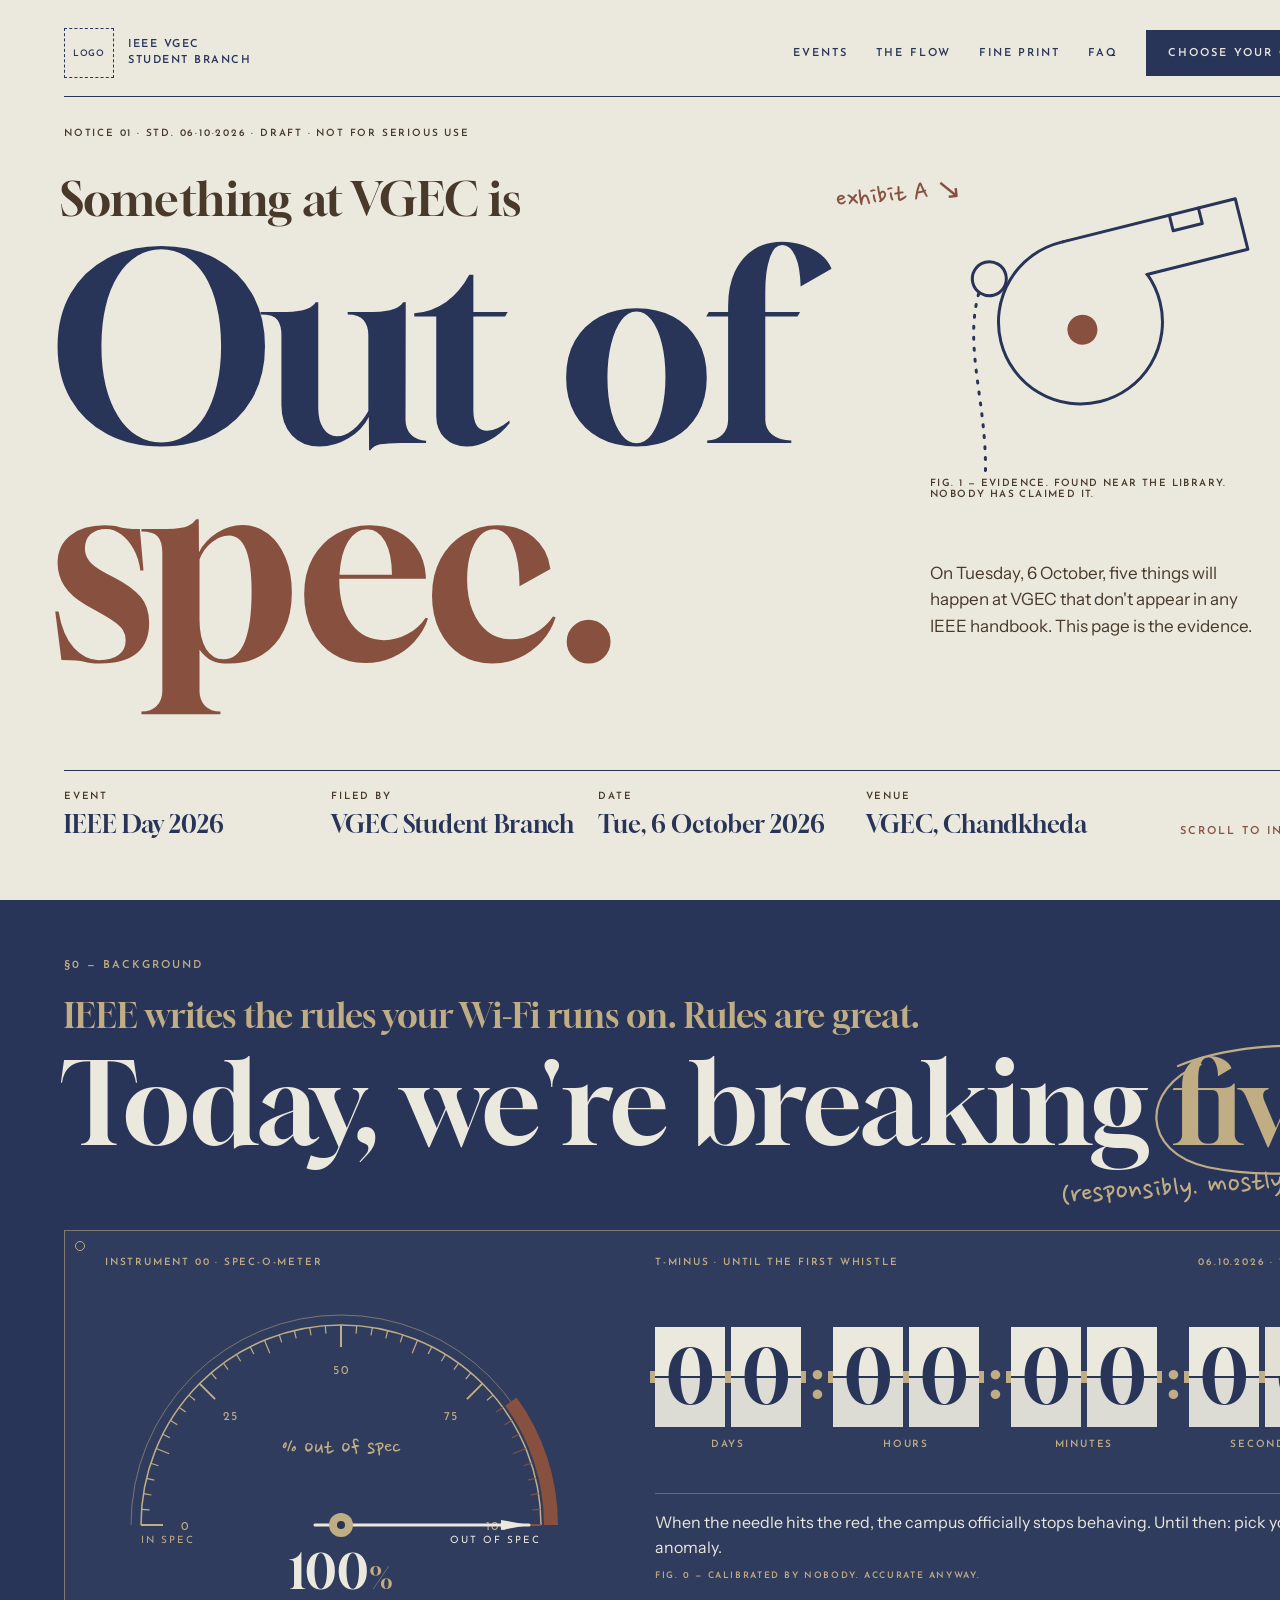
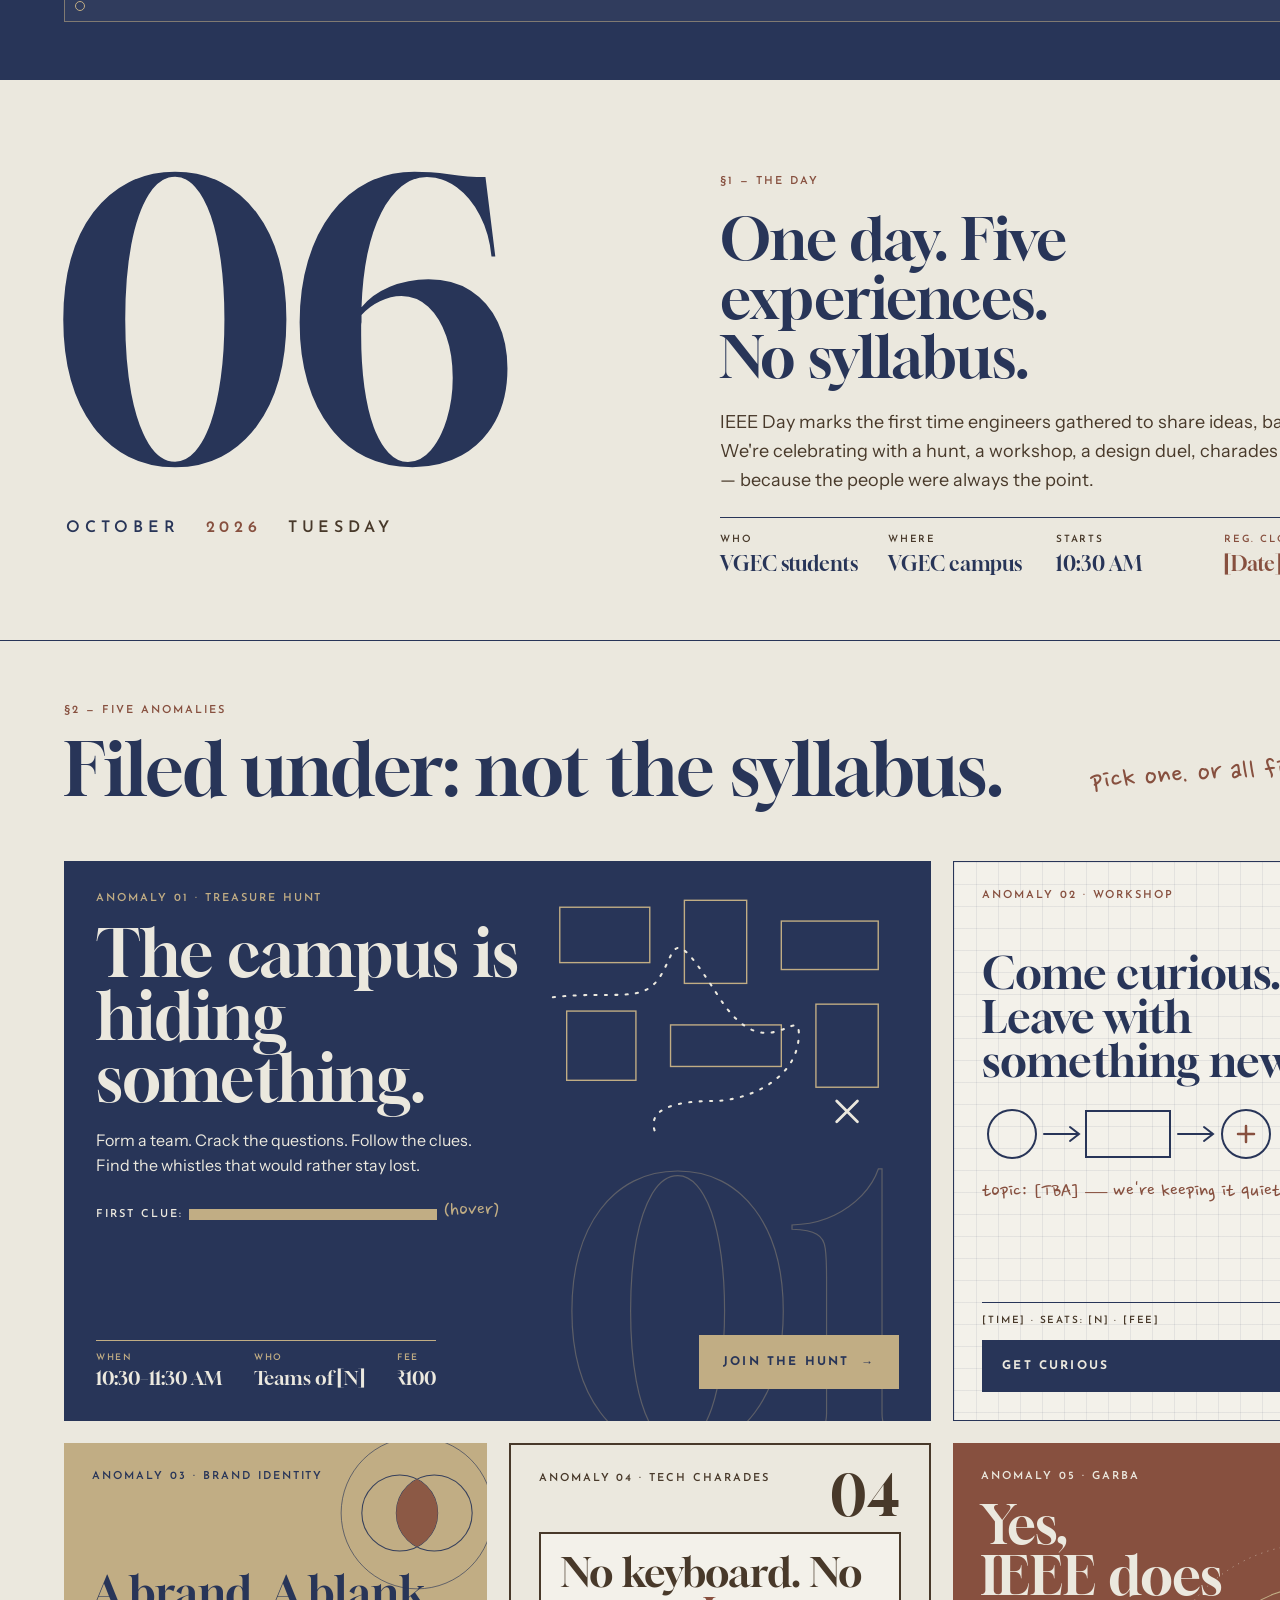
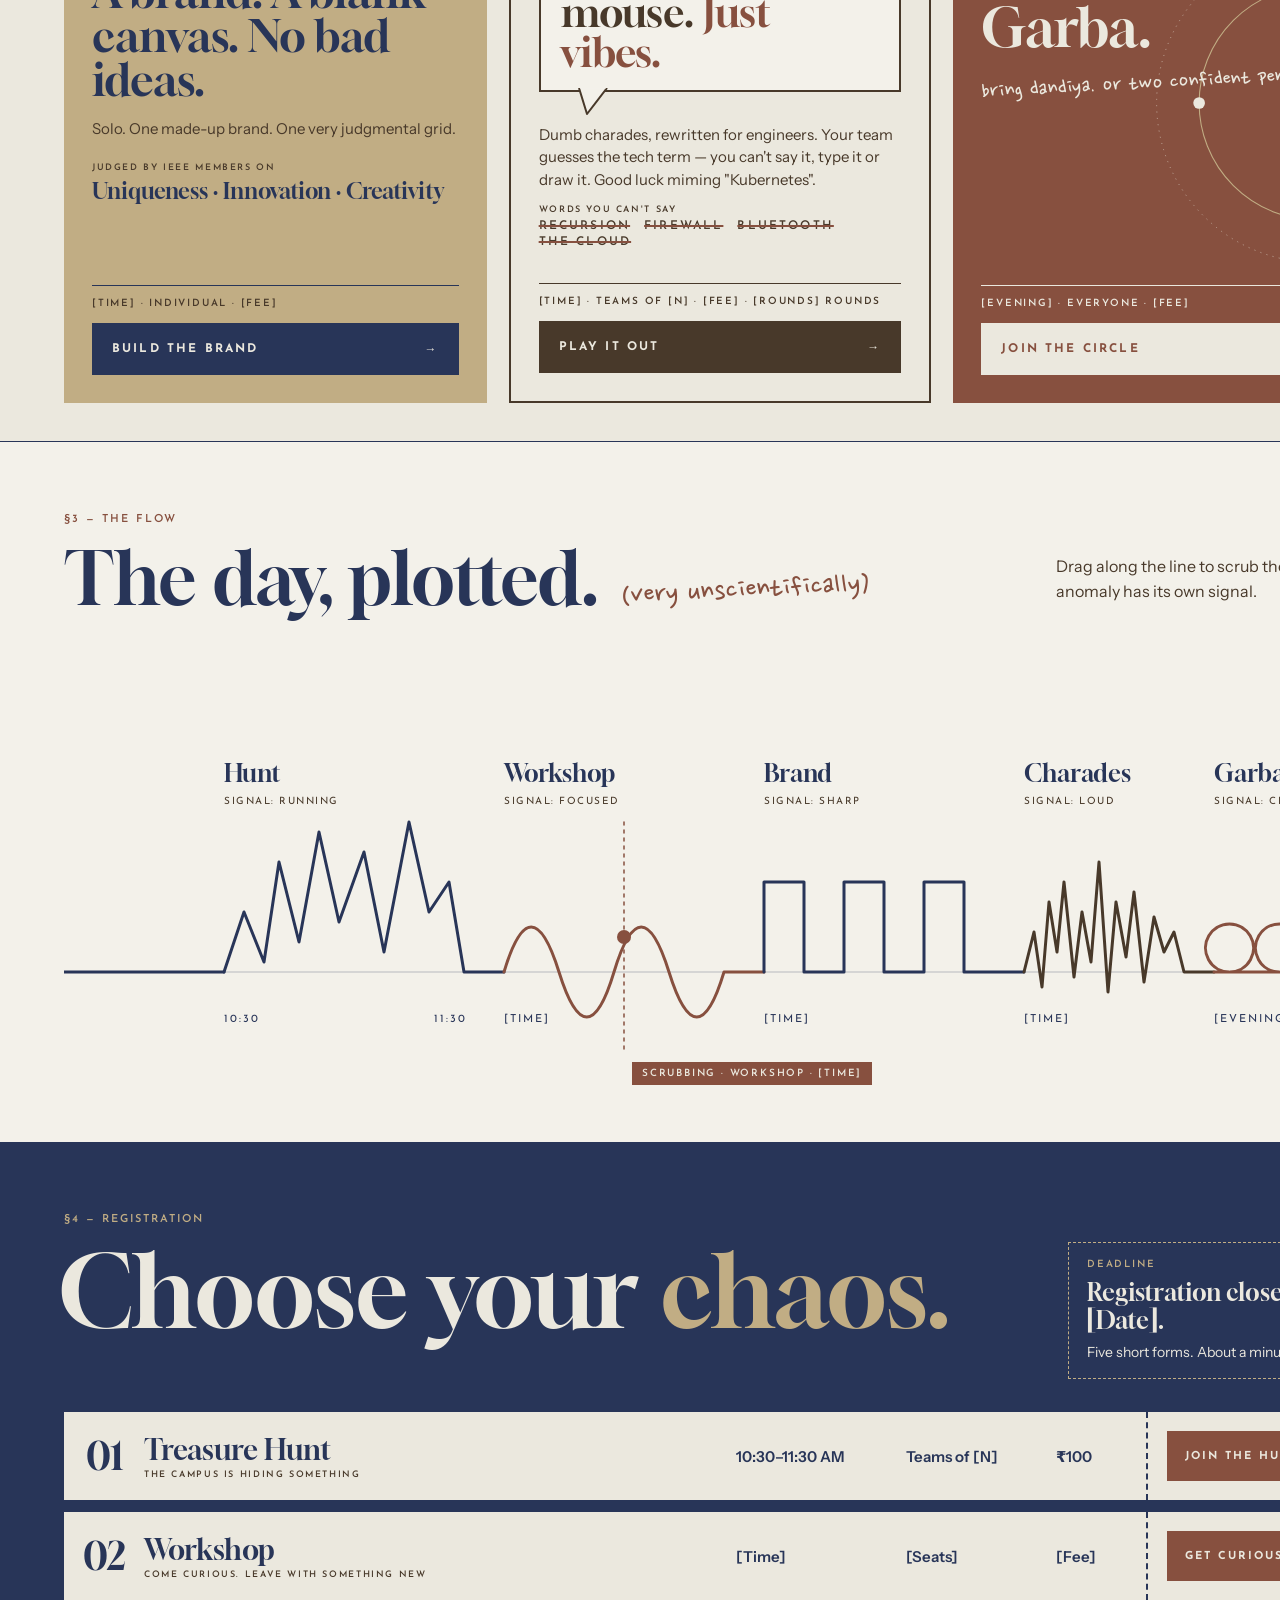
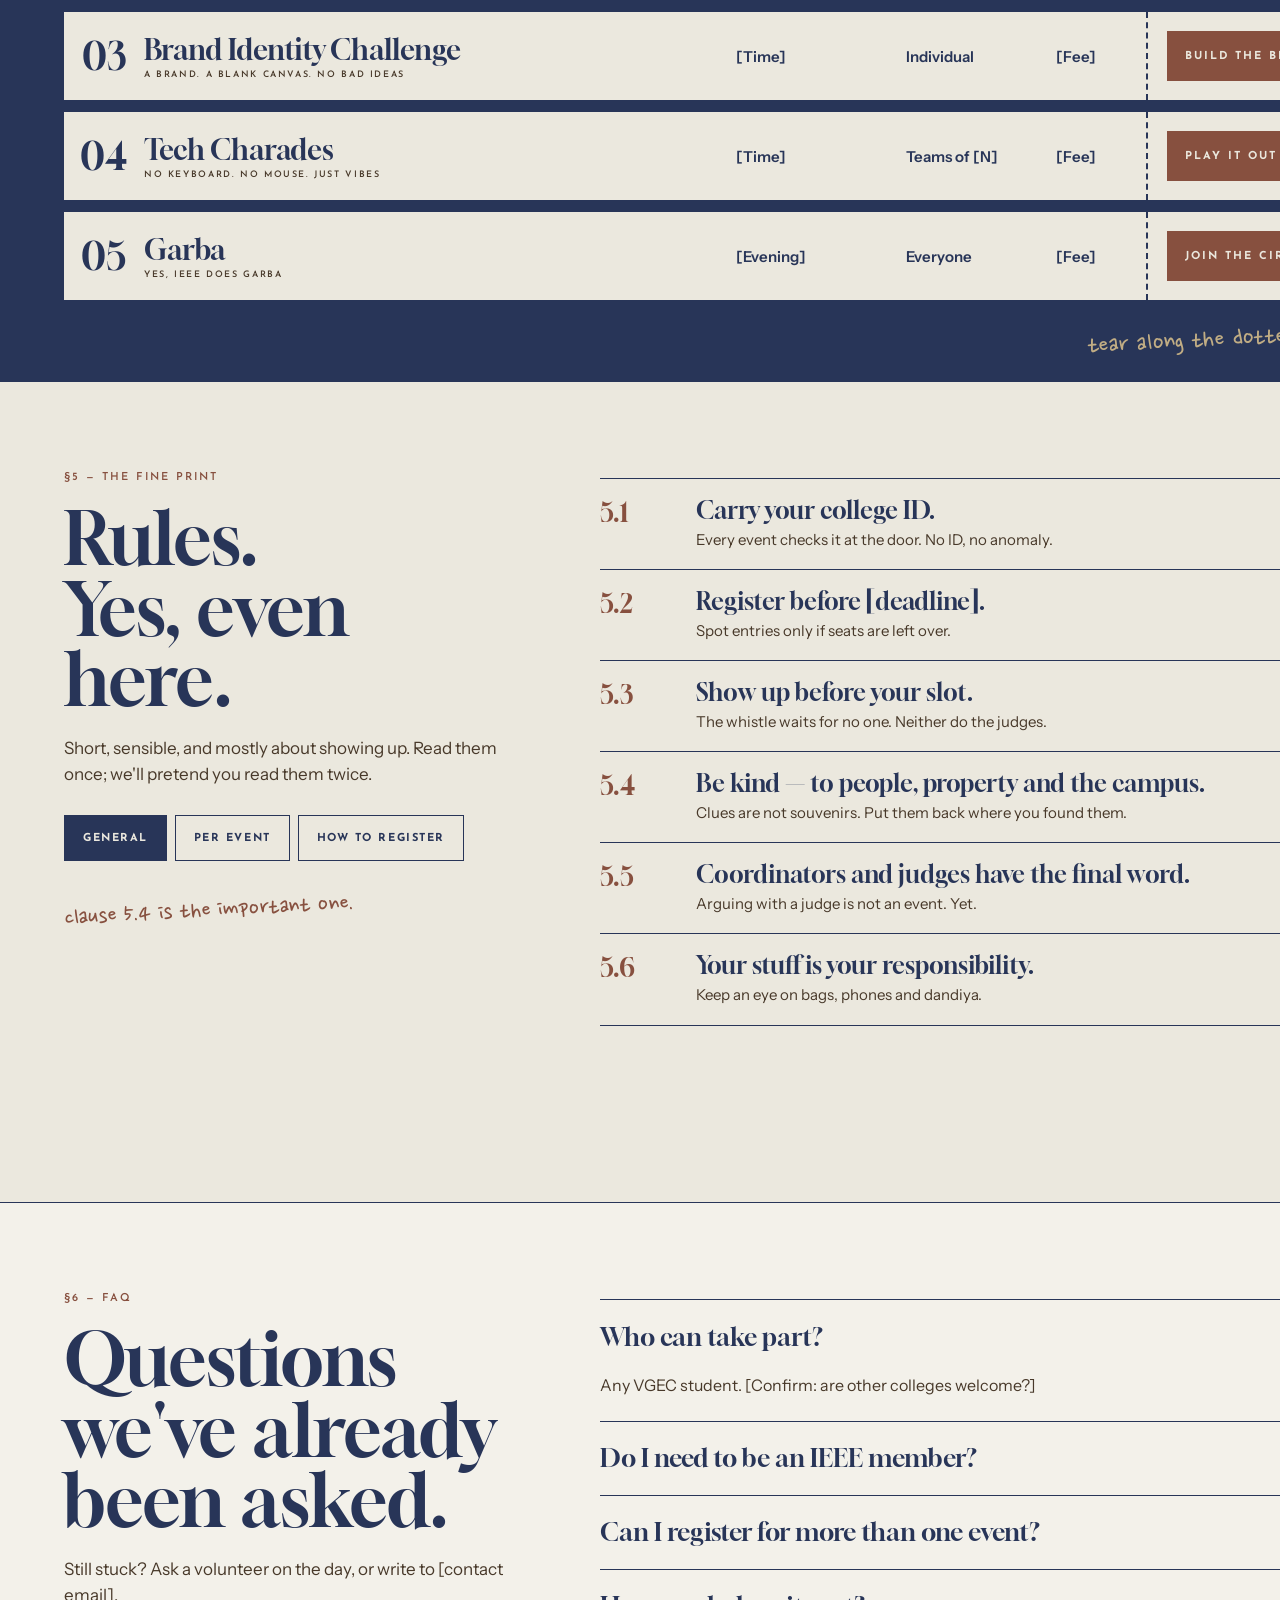
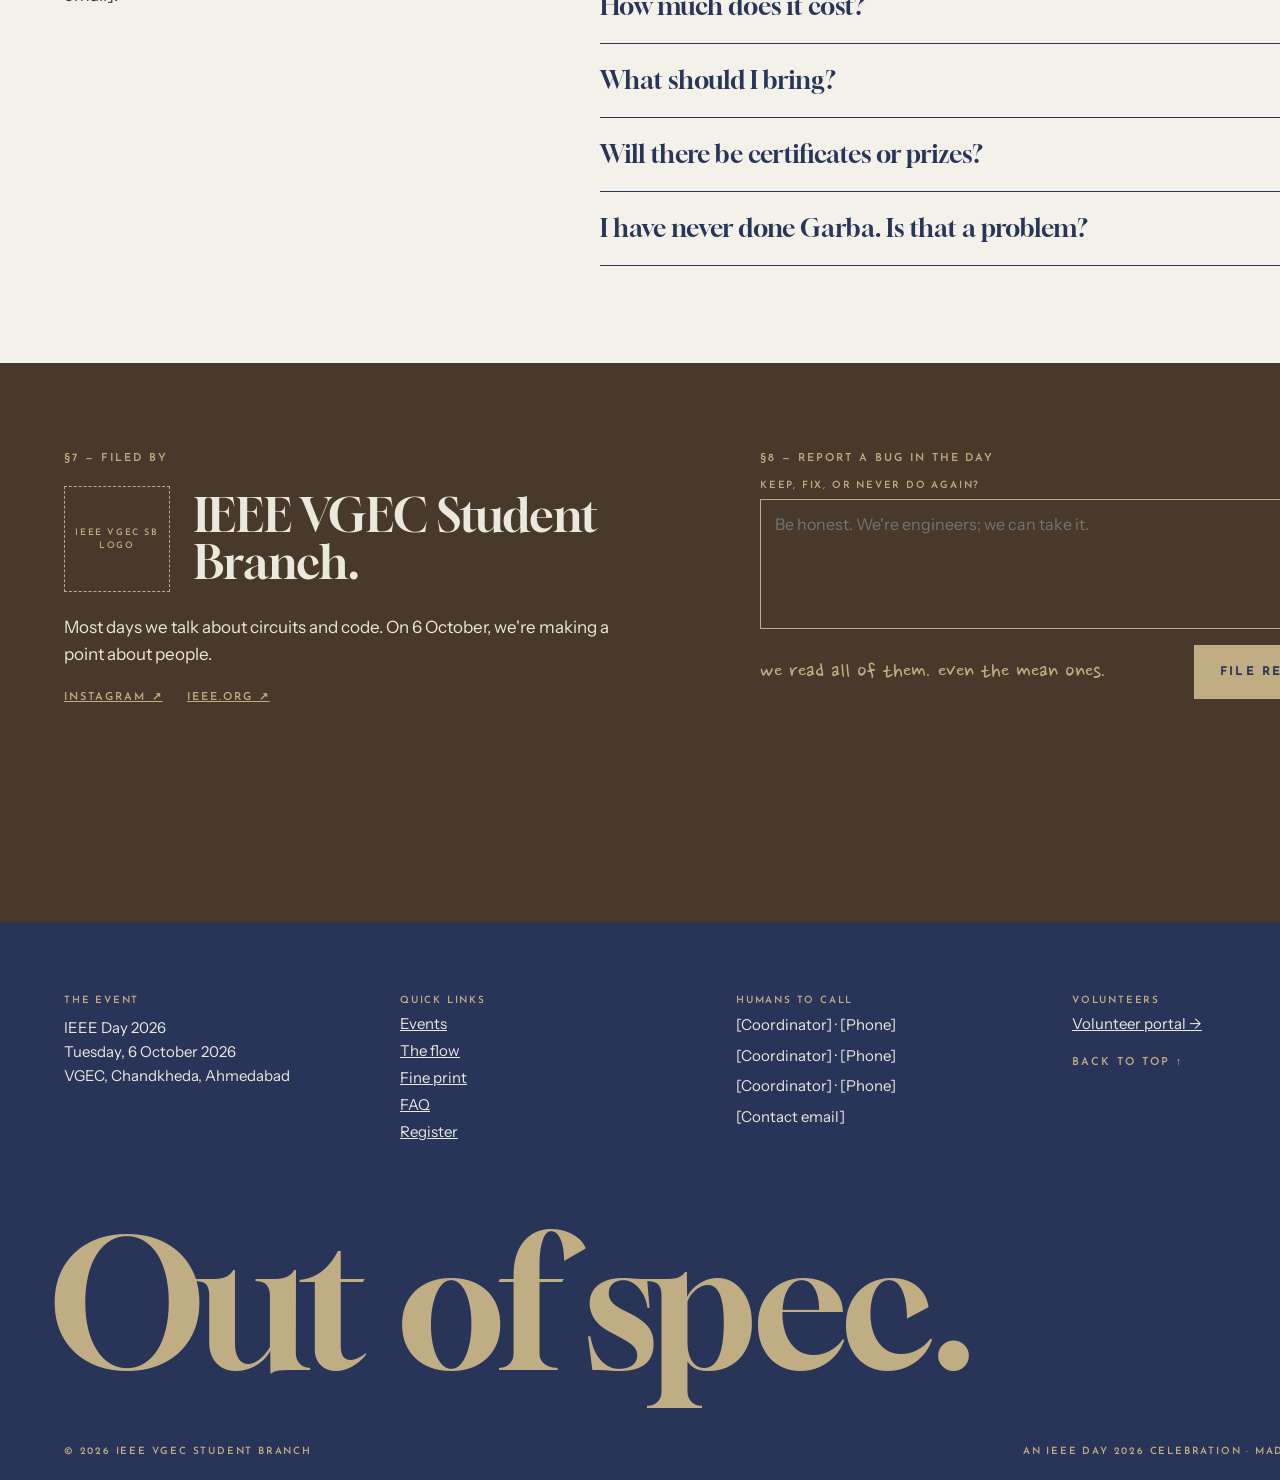
<file: docs/index.html>
<!doctype html>
<html lang="en">
<head>
<meta charset="utf-8">
<meta name="viewport" content="width=device-width, initial-scale=1.0">
<title>IEEE Day 2026 — IEEE VGEC</title>
<script>
  // Send phones to the mobile view and everything else to the laptop view.
  // Add ?stay to the URL to keep this chooser page open.
  if (!/[?&]stay\b/.test(location.search)) {
    var small = Math.min(screen.width, window.innerWidth) < 768;
    location.replace(small ? "mobile/" : "laptop/");
  }
</script>
<link rel="stylesheet" href="https://fonts.googleapis.com/css2?family=Gloock&family=Josefin+Sans:wght@600;700&display=swap">
<style>
  body { margin: 0; min-height: 100vh; display: flex; flex-direction: column; align-items: center; justify-content: center; gap: 24px; background: #EBE8DE; color: #283558; font-family: 'Josefin Sans', Futura, sans-serif; padding: 16px; box-sizing: border-box; text-align: center; }
  h1 { font-family: 'Gloock', Georgia, serif; font-weight: 400; font-size: 40px; margin: 0; }
  nav { display: flex; gap: 12px; flex-wrap: wrap; justify-content: center; }
  a { display: inline-flex; align-items: center; height: 48px; padding: 0 20px; background: #283558; color: #EBE8DE; text-decoration: none; text-transform: uppercase; letter-spacing: .14em; font-size: 12px; font-weight: 700; }
  a:hover { background: #87503F; }
</style>
</head>
<body>
  <h1>IEEE Day 2026</h1>
  <nav>
    <a href="laptop/">Laptop view →</a>
    <a href="mobile/">Mobile view →</a>
  </nav>
</body>
</html>
</file>
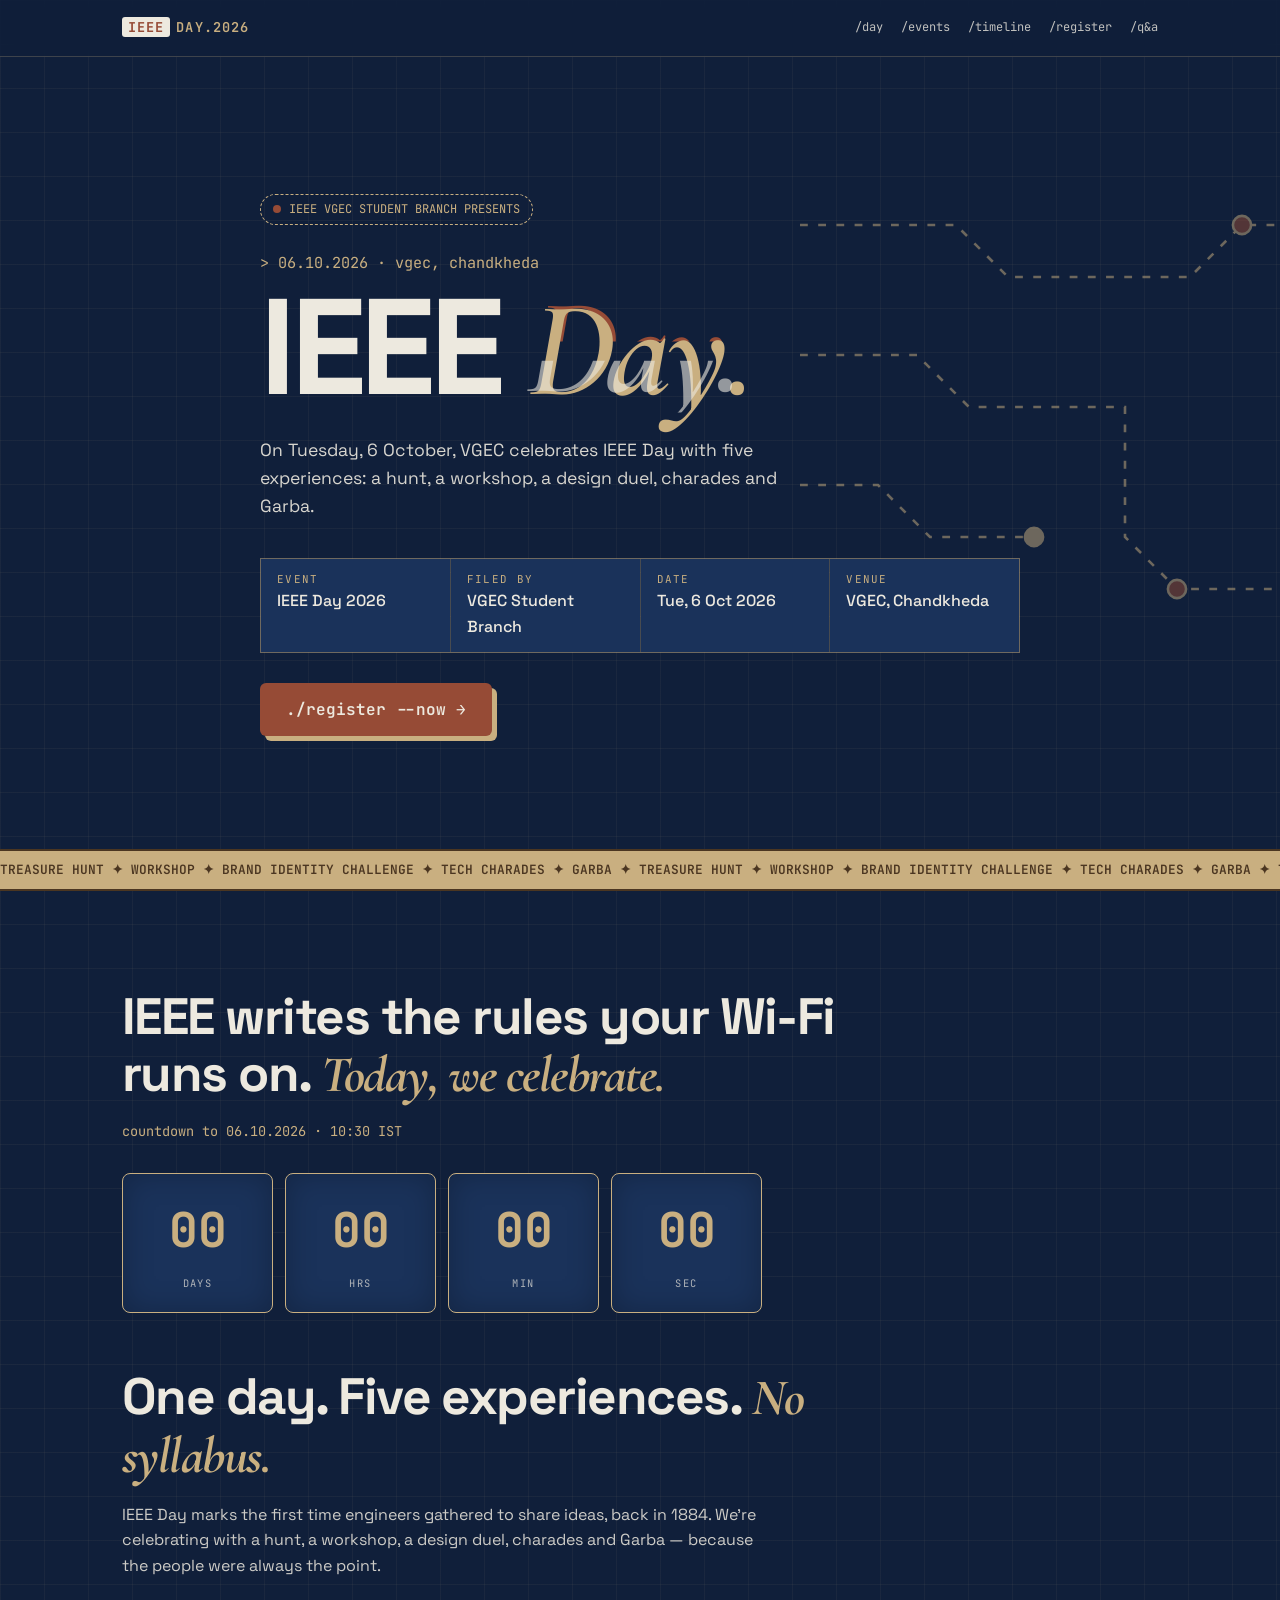
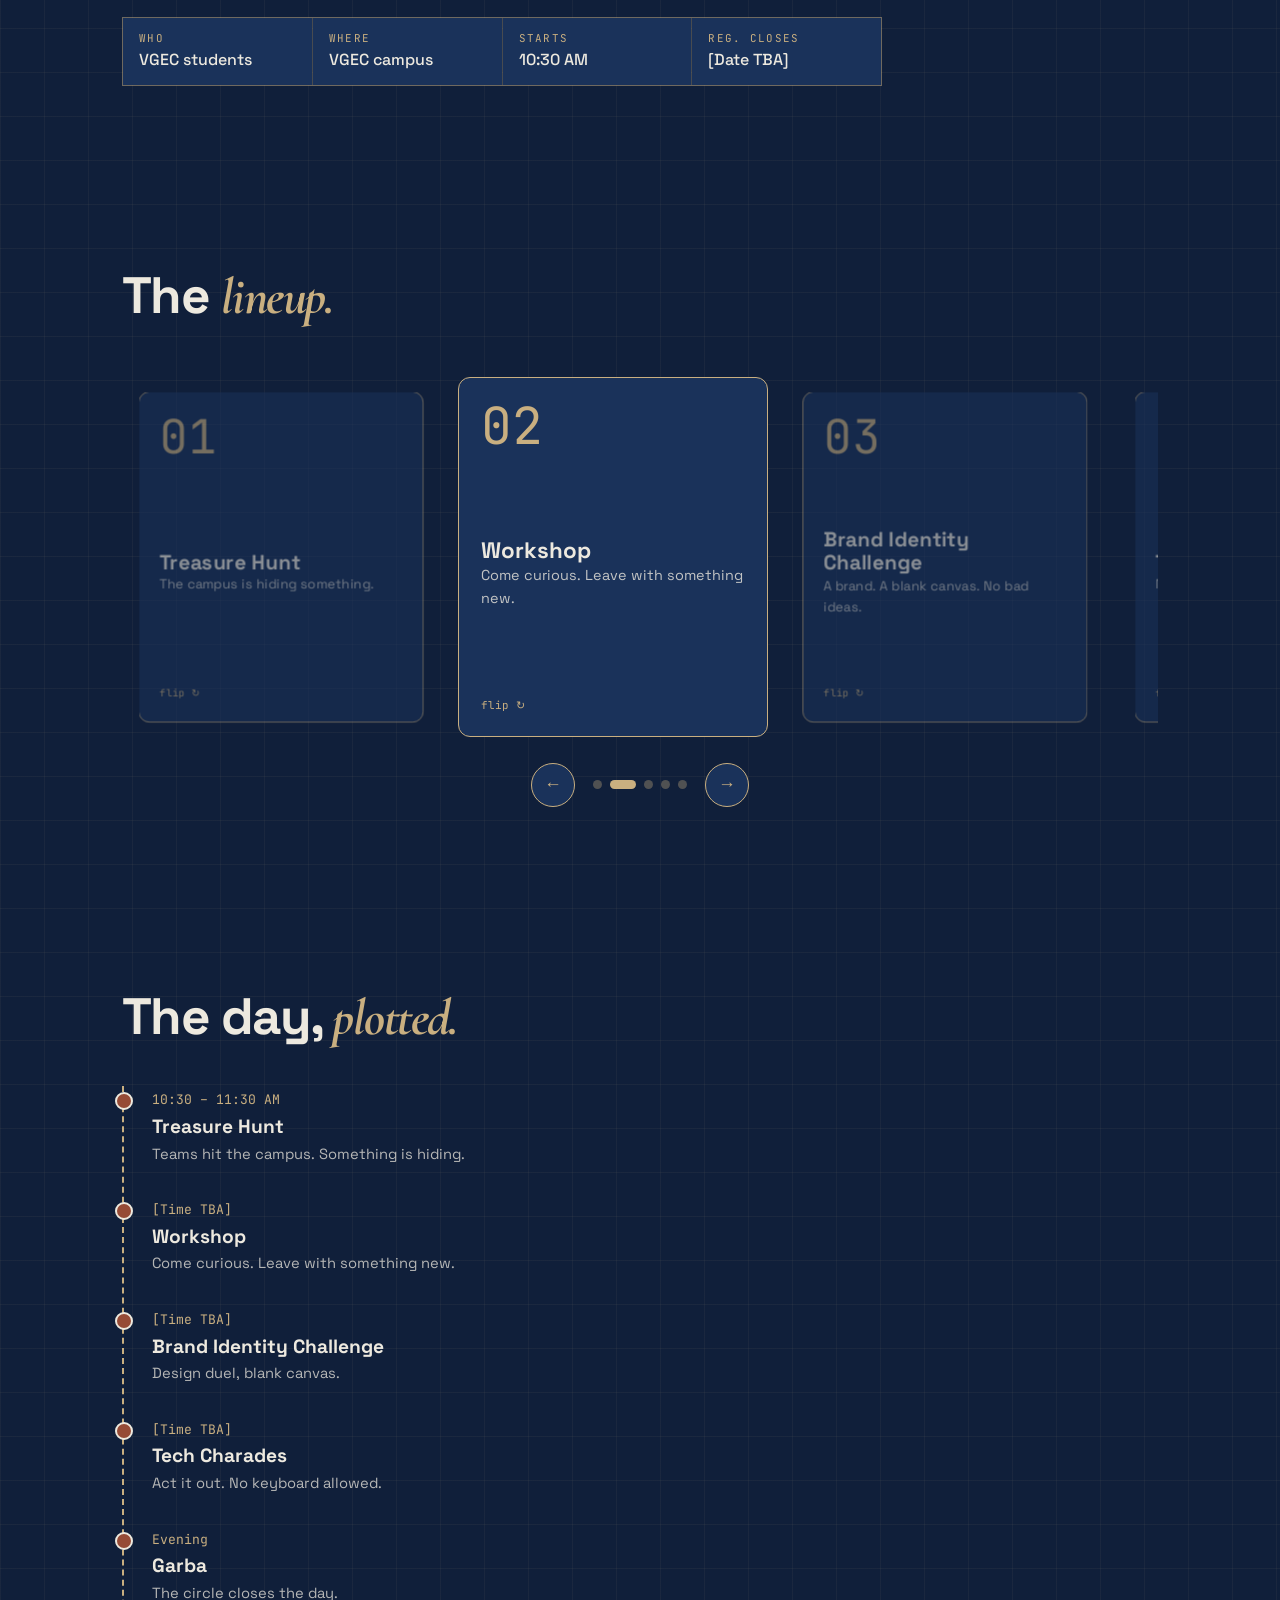
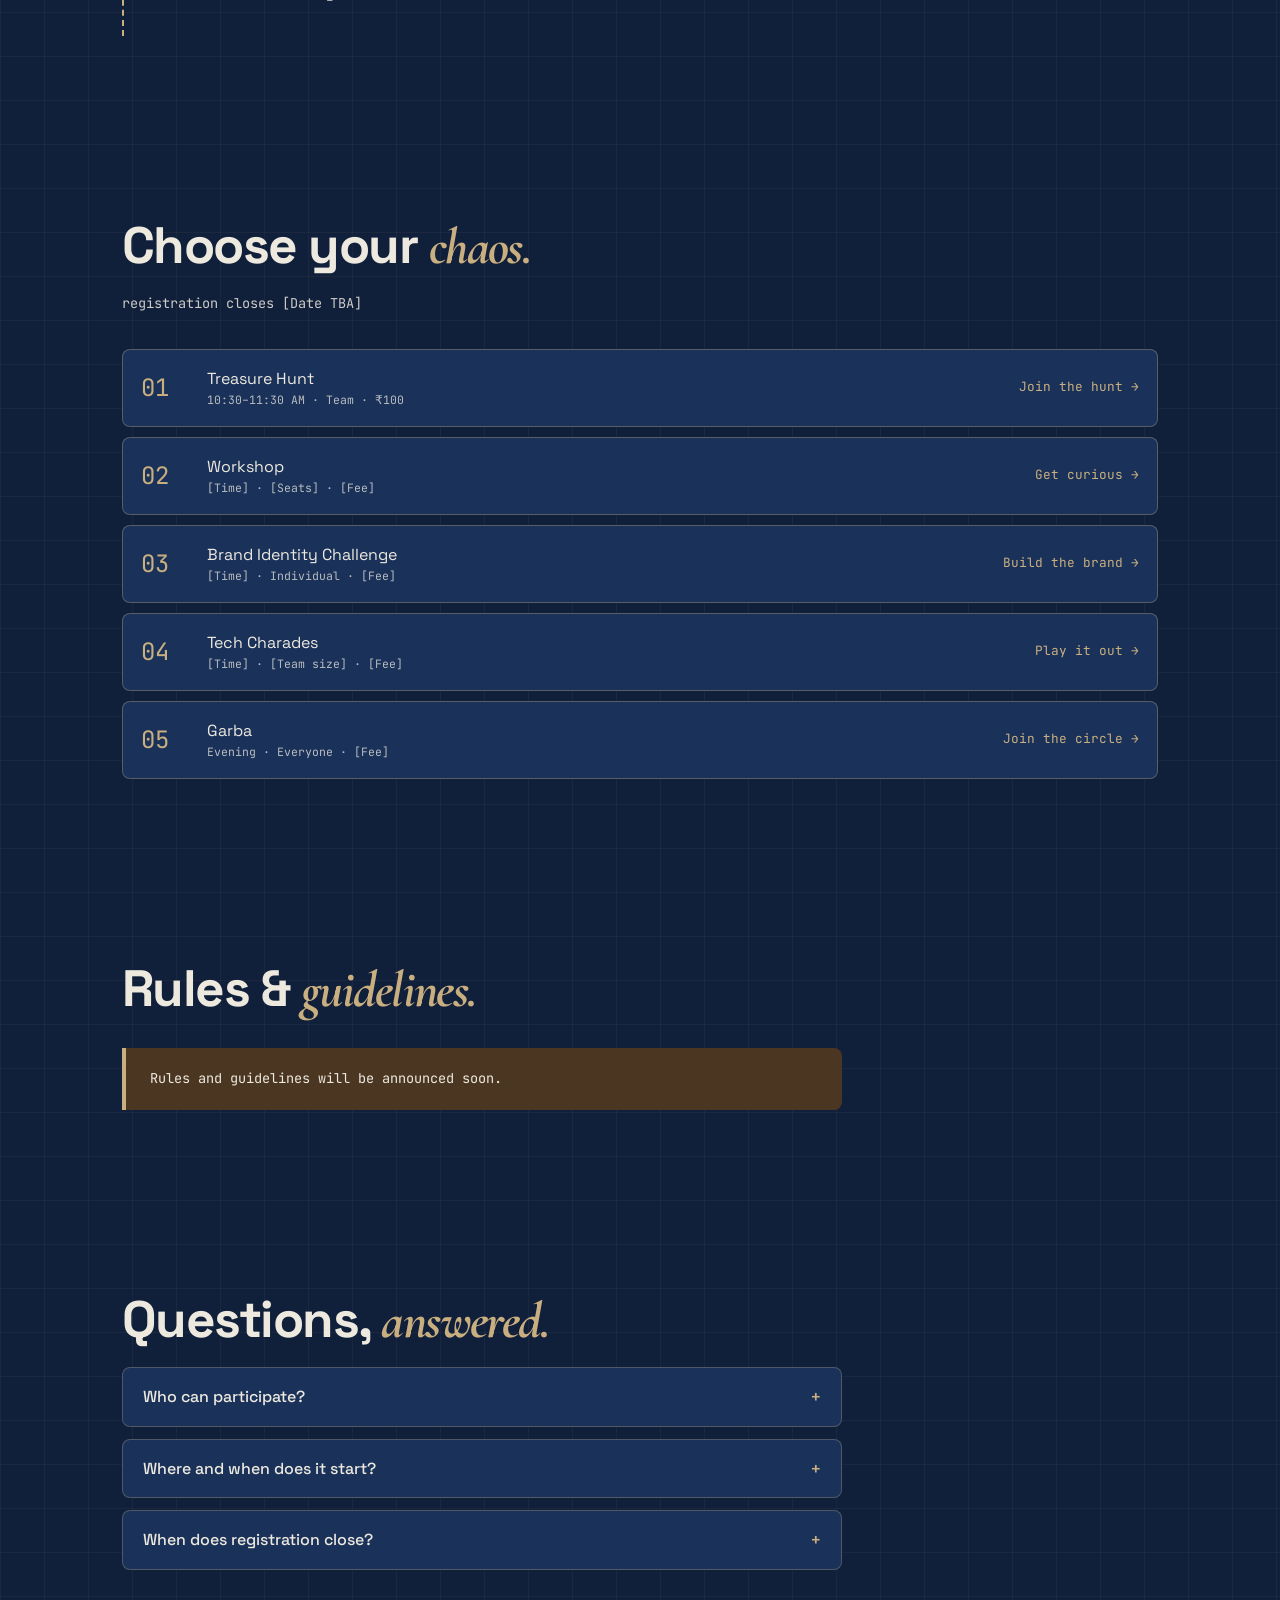
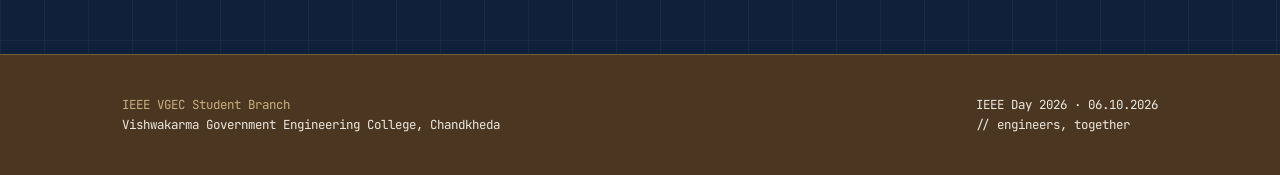
<file: new_ui/index.html>
<!DOCTYPE html>
<html lang="en">
<head>
<meta charset="utf-8">
<meta name="viewport" content="width=device-width, initial-scale=1">
<title>IEEE Day 2026 — IEEE VGEC Student Branch</title>
<meta name="description" content="IEEE Day 2026 at VGEC, Tuesday 6 October. A treasure hunt, a workshop, a brand challenge, tech charades and Garba.">
<meta name="theme-color" content="#1A325A">
<link rel="preconnect" href="https://fonts.googleapis.com">
<link href="https://fonts.googleapis.com/css2?family=Cormorant+Garamond:ital,wght@1,500;1,600&family=JetBrains+Mono:wght@400;600&family=Space+Grotesk:wght@400;500;700&display=swap" rel="stylesheet">
<style>
:root{--indigo:#1A325A;--terra:#964B36;--straw:#C9AF80;--cream:#EDE9DF;--umber:#4B3621;--deep:#101f3a;
--mono:'JetBrains Mono',ui-monospace,Consolas,monospace;--sans:'Space Grotesk',system-ui,sans-serif;--serif:'Cormorant Garamond',Georgia,serif}
*{box-sizing:border-box;margin:0;padding:0}
html{scroll-behavior:smooth;scroll-padding-top:70px}
body{background:var(--deep);color:var(--cream);font-family:var(--sans);line-height:1.6;overflow-x:hidden;
background-image:linear-gradient(rgba(201,175,128,.06) 1px,transparent 1px),linear-gradient(90deg,rgba(201,175,128,.06) 1px,transparent 1px);background-size:44px 44px}
a{color:inherit}
.wrap{max-width:1080px;margin:0 auto;padding:0 22px}
.mono{font-family:var(--mono)}
.skip{position:absolute;left:-999px}.skip:focus{left:10px;top:10px;background:var(--straw);color:var(--umber);padding:8px;z-index:99}
/* nav */
nav{position:sticky;top:0;z-index:50;background:rgba(16,31,58,.85);backdrop-filter:blur(10px);border-bottom:1px solid rgba(201,175,128,.25)}
nav .wrap{display:flex;justify-content:space-between;align-items:center;height:56px;gap:14px}
.logo{font-family:var(--mono);font-weight:600;font-size:.85rem;letter-spacing:.08em;color:var(--straw);text-decoration:none;white-space:nowrap}
.logo b{color:var(--terra);background:var(--cream);padding:1px 6px;border-radius:3px;margin-right:6px}
nav ul{display:flex;gap:18px;list-style:none;font-family:var(--mono);font-size:.75rem;overflow-x:auto}
nav ul a{text-decoration:none;opacity:.8;white-space:nowrap}nav ul a:hover{color:var(--straw);opacity:1}
/* hero */
header{position:relative;padding:84px 0 60px;min-height:88vh;display:flex;align-items:center}
.tag{display:inline-block;font-family:var(--mono);font-size:.75rem;color:var(--straw);border:1px dashed var(--straw);padding:5px 12px;border-radius:99px;margin-bottom:26px}
.tag i{display:inline-block;width:8px;height:8px;background:var(--terra);border-radius:50%;margin-right:8px;animation:blink 1.2s infinite}
@keyframes blink{50%{opacity:.2}}
.kicker{font-family:var(--mono);color:var(--straw);font-size:.95rem}
h1{font-size:clamp(3.4rem,12vw,8.5rem);line-height:.95;font-weight:700;letter-spacing:-.04em;margin:8px 0 20px}
h1 em{font-family:var(--serif);font-weight:600;color:var(--straw);letter-spacing:-.02em;position:relative}
h1 .glitch{display:inline-block;position:relative}
h1 .glitch::before,h1 .glitch::after{content:attr(data-t);position:absolute;left:0;top:0;width:100%;overflow:hidden;font-family:var(--serif);font-style:italic;font-weight:600}
h1 .glitch::before{color:var(--terra);transform:translate(3px,0);clip-path:inset(0 0 55% 0);animation:gl 3.2s infinite steps(1)}
h1 .glitch::after{color:var(--cream);opacity:.6;transform:translate(-3px,0);clip-path:inset(60% 0 0 0);animation:gl 2.6s infinite steps(1) reverse}
@keyframes gl{0%,88%{transform:translate(0)}90%{transform:translate(4px,-2px)}94%{transform:translate(-4px,2px)}100%{transform:translate(0)}}
.lead{max-width:560px;font-size:1.1rem;opacity:.9}
.meta{display:grid;grid-template-columns:repeat(auto-fit,minmax(170px,1fr));gap:1px;background:rgba(201,175,128,.3);border:1px solid rgba(201,175,128,.3);margin-top:38px;max-width:760px}
.meta div{background:var(--indigo);padding:12px 16px}
.meta span{display:block;font-family:var(--mono);font-size:.68rem;color:var(--straw);text-transform:uppercase;letter-spacing:.12em}
.meta strong{font-weight:500}
.cta{display:inline-block;margin-top:30px;background:var(--terra);color:var(--cream);padding:14px 26px;border-radius:6px;font-family:var(--mono);font-weight:600;text-decoration:none;box-shadow:5px 5px 0 var(--straw);transition:.15s}
.cta:hover{transform:translate(3px,3px);box-shadow:2px 2px 0 var(--straw)}
.trace{position:absolute;right:-40px;top:90px;width:min(52vw,520px);opacity:.5;pointer-events:none}
.trace path{stroke-dasharray:6 8;animation:dash 14s linear infinite}
@keyframes dash{to{stroke-dashoffset:-280}}
/* ticker */
.ticker{background:var(--straw);color:var(--umber);font-family:var(--mono);font-weight:600;font-size:.8rem;overflow:hidden;white-space:nowrap;padding:9px 0;border-block:2px solid var(--umber)}
.ticker div{display:inline-block;animation:mq 28s linear infinite}
@keyframes mq{to{transform:translateX(-50%)}}
/* sections */
section{padding:84px 0}
.sec{font-family:var(--mono);color:var(--terra);font-size:.8rem;letter-spacing:.1em;background:var(--cream);display:inline-block;padding:2px 10px;border-radius:3px}
h2{font-size:clamp(1.9rem,5vw,3.2rem);line-height:1.1;letter-spacing:-.03em;margin:14px 0 18px;max-width:760px}
h2 em{font-family:var(--serif);color:var(--straw)}
.sub{max-width:640px;opacity:.85}
/* countdown */
.cd{display:grid;grid-template-columns:repeat(4,1fr);gap:12px;margin-top:30px;max-width:640px}
.cd div{background:var(--indigo);border:1px solid var(--straw);border-radius:8px;padding:18px 6px;text-align:center;box-shadow:inset 0 0 30px rgba(0,0,0,.25)}
.cd b{display:block;font-family:var(--mono);font-size:clamp(1.8rem,7vw,3rem);color:var(--straw)}
.cd span{font-family:var(--mono);font-size:.65rem;letter-spacing:.14em;text-transform:uppercase;opacity:.7}
/* cards */
.sw{margin-top:34px}
.track{display:flex;gap:22px;overflow-x:auto;scroll-snap-type:x mandatory;padding:18px 4px 26px;scrollbar-width:none;cursor:grab;-webkit-overflow-scrolling:touch}
.track::-webkit-scrollbar{display:none}.track.drag{cursor:grabbing;scroll-snap-type:none}
.card{flex:0 0 min(310px,78vw);scroll-snap-align:center;perspective:1000px;height:360px;outline:none;user-select:none;opacity:.55;transform:scale(.92);transition:.35s}
.card.act{opacity:1;transform:scale(1)}
.ctl{display:flex;align-items:center;justify-content:center;gap:18px}
.ctl button{width:44px;height:44px;border-radius:50%;border:1px solid var(--straw);background:var(--indigo);color:var(--straw);font-size:1.1rem;cursor:pointer;transition:.2s}
.ctl button:hover{background:var(--terra);color:var(--cream)}
.dots{display:flex;gap:8px}.dots i{width:9px;height:9px;border-radius:99px;background:rgba(201,175,128,.35);transition:.3s;cursor:pointer}.dots i.on{width:26px;background:var(--straw)}
.in{position:relative;width:100%;height:100%;transition:transform .6s;transform-style:preserve-3d}
.card.flip .in{transform:rotateY(180deg)}@media(hover:hover){.card:hover .in{transform:rotateY(180deg)}}
.f,.b{position:absolute;inset:0;backface-visibility:hidden;border-radius:12px;padding:22px;display:flex;flex-direction:column;justify-content:space-between}
.f{background:var(--indigo);border:1px solid var(--straw)}
.b{background:var(--terra);transform:rotateY(180deg);border:1px solid var(--cream)}
.n{font-family:var(--mono);font-size:3.2rem;color:var(--straw);line-height:1}
.f h3{font-size:1.4rem;line-height:1.15}.f p{font-size:.9rem;opacity:.8}
.hint{font-family:var(--mono);font-size:.68rem;color:var(--straw)}
.b dl{font-family:var(--mono);font-size:.8rem}.b dt{opacity:.7;font-size:.65rem;text-transform:uppercase;letter-spacing:.1em;margin-top:8px}
.b a{align-self:flex-start;background:var(--cream);color:var(--umber);padding:8px 14px;border-radius:5px;font-family:var(--mono);font-size:.78rem;font-weight:600;text-decoration:none}
/* timeline */
.tl{margin-top:40px;border-left:2px dashed var(--straw);padding-left:28px;max-width:720px}
.tl li{list-style:none;position:relative;padding:0 0 30px}
.tl li::before{content:"";position:absolute;left:-37px;top:6px;width:14px;height:14px;background:var(--terra);border:2px solid var(--cream);border-radius:50%}
.tl time{font-family:var(--mono);color:var(--straw);font-size:.82rem}
.tl h3{font-size:1.2rem}.tl p{opacity:.75;font-size:.92rem}
/* register */
.reg{margin-top:34px;display:grid;gap:10px}
.reg a{display:grid;grid-template-columns:52px 1fr auto;align-items:center;gap:14px;background:var(--indigo);border:1px solid rgba(201,175,128,.35);border-radius:8px;padding:16px 18px;text-decoration:none;transition:.2s}
.reg a:hover{background:var(--terra);transform:translateX(6px);border-color:var(--cream)}
.reg .n{font-size:1.5rem}.reg small{display:block;font-family:var(--mono);font-size:.72rem;opacity:.75}
.reg .go{font-family:var(--mono);font-size:.8rem;color:var(--straw)}.reg a:hover .go{color:var(--cream)}
/* rules + faq */
.rules{background:var(--umber);border-left:4px solid var(--straw);padding:20px 24px;margin-top:30px;max-width:720px;border-radius:0 8px 8px 0;font-family:var(--mono);font-size:.85rem}
details{background:var(--indigo);border:1px solid rgba(201,175,128,.3);border-radius:8px;margin-top:12px;max-width:720px}
summary{cursor:pointer;padding:16px 20px;font-weight:500;list-style:none;display:flex;justify-content:space-between;gap:12px}
summary::after{content:"+";font-family:var(--mono);color:var(--straw)}details[open] summary::after{content:"–"}
details p{padding:0 20px 18px;opacity:.85}
footer{border-top:1px solid rgba(201,175,128,.3);padding:40px 0;font-family:var(--mono);font-size:.78rem;background:var(--umber)}
footer .wrap{display:flex;flex-wrap:wrap;justify-content:space-between;gap:12px}footer span{color:var(--straw)}
.rv{opacity:0;transform:translateY(24px);transition:.7s}.rv.on{opacity:1;transform:none}
@media(max-width:640px){nav ul{display:none}.trace{opacity:.25}.reg a{grid-template-columns:40px 1fr}.reg .go{display:none}}
@media(prefers-reduced-motion:reduce){*{animation:none!important;transition:none!important}.rv{opacity:1;transform:none}}
</style>
</head>
<body>
<a class="skip" href="#main">Skip to content</a>
<nav><div class="wrap"><a class="logo" href="#top"><b>IEEE</b>DAY.2026</a>
<ul><li><a href="#day">/day</a></li><li><a href="#events">/events</a></li><li><a href="#flow">/timeline</a></li><li><a href="#register">/register</a></li><li><a href="#faq">/q&amp;a</a></li></ul></div></nav>

<header id="top"><div class="wrap">
<svg class="trace" viewBox="0 0 400 400" fill="none" stroke="#C9AF80" stroke-width="2" aria-hidden="true">
<path d="M0 60H120L160 100H300L340 60H400"/><path d="M0 160H90L130 200H250V300L290 340H400"/><path d="M0 260H60L100 300H180"/>
<circle cx="340" cy="60" r="7" fill="#964B36"/><circle cx="290" cy="340" r="7" fill="#964B36"/><circle cx="180" cy="300" r="7" fill="#C9AF80"/></svg>
<div class="tag mono"><i></i>IEEE VGEC STUDENT BRANCH PRESENTS</div>
<p class="kicker mono">&gt; 06.10.2026 · vgec, chandkheda</p>
<h1>IEEE <span class="glitch" data-t="Day."><em>Day.</em></span></h1>
<p class="lead">On Tuesday, 6 October, VGEC celebrates IEEE Day with five experiences: a hunt, a workshop, a design duel, charades and Garba.</p>
<div class="meta"><div><span>Event</span><strong>IEEE Day 2026</strong></div><div><span>Filed by</span><strong>VGEC Student Branch</strong></div><div><span>Date</span><strong>Tue, 6 Oct 2026</strong></div><div><span>Venue</span><strong>VGEC, Chandkheda</strong></div></div>
<a class="cta" href="#register">./register --now →</a>
</div></header>

<div class="ticker" aria-hidden="true"><div>TREASURE HUNT ✦ WORKSHOP ✦ BRAND IDENTITY CHALLENGE ✦ TECH CHARADES ✦ GARBA ✦ TREASURE HUNT ✦ WORKSHOP ✦ BRAND IDENTITY CHALLENGE ✦ TECH CHARADES ✦ GARBA ✦ TREASURE HUNT ✦ WORKSHOP ✦ BRAND IDENTITY CHALLENGE ✦ TECH CHARADES ✦ GARBA ✦ TREASURE HUNT ✦ WORKSHOP ✦ BRAND IDENTITY CHALLENGE ✦ TECH CHARADES ✦ GARBA ✦ </div></div>

<main id="main">
<section id="day"><div class="wrap rv">
<h2>IEEE writes the rules your Wi-Fi runs on. <em>Today, we celebrate.</em></h2>
<p class="mono" style="color:var(--straw);font-size:.85rem">countdown to 06.10.2026 · 10:30 IST</p>
<div class="cd" id="cd"><div><b id="d">--</b><span>days</span></div><div><b id="h">--</b><span>hrs</span></div><div><b id="m">--</b><span>min</span></div><div><b id="s">--</b><span>sec</span></div></div>
<h2 style="margin-top:56px">One day. Five experiences. <em>No syllabus.</em></h2>
<p class="sub">IEEE Day marks the first time engineers gathered to share ideas, back in 1884. We're celebrating with a hunt, a workshop, a design duel, charades and Garba — because the people were always the point.</p>
<div class="meta"><div><span>Who</span><strong>VGEC students</strong></div><div><span>Where</span><strong>VGEC campus</strong></div><div><span>Starts</span><strong>10:30 AM</strong></div><div><span>Reg. closes</span><strong>[Date TBA]</strong></div></div>
</div></section>

<section id="events"><div class="wrap rv">
<h2>The <em>lineup.</em></h2>
<div class="sw"><div class="track" id="track">
<div class="card" tabindex="0"><div class="in"><div class="f"><span class="n">01</span><div><h3>Treasure Hunt</h3><p>The campus is hiding something.</p></div><span class="hint">flip ↻</span></div><div class="b"><dl><dt>Time</dt><dd>10:30–11:30 AM</dd><dt>Format</dt><dd>Team</dd><dt>Fee</dt><dd>₹100</dd></dl><a href="#register">Join the hunt →</a></div></div></div>
<div class="card" tabindex="0"><div class="in"><div class="f"><span class="n">02</span><div><h3>Workshop</h3><p>Come curious. Leave with something new.</p></div><span class="hint">flip ↻</span></div><div class="b"><dl><dt>Time</dt><dd>[TBA]</dd><dt>Seats</dt><dd>[TBA]</dd><dt>Fee</dt><dd>[TBA]</dd></dl><a href="#register">Get curious →</a></div></div></div>
<div class="card" tabindex="0"><div class="in"><div class="f"><span class="n">03</span><div><h3>Brand Identity Challenge</h3><p>A brand. A blank canvas. No bad ideas.</p></div><span class="hint">flip ↻</span></div><div class="b"><dl><dt>Time</dt><dd>[TBA]</dd><dt>Format</dt><dd>Individual</dd><dt>Fee</dt><dd>[TBA]</dd></dl><a href="#register">Build the brand →</a></div></div></div>
<div class="card" tabindex="0"><div class="in"><div class="f"><span class="n">04</span><div><h3>Tech Charades</h3><p>No keyboard. No mouse. Just vibes.</p></div><span class="hint">flip ↻</span></div><div class="b"><dl><dt>Time</dt><dd>[TBA]</dd><dt>Team size</dt><dd>[TBA]</dd><dt>Fee</dt><dd>[TBA]</dd></dl><a href="#register">Play it out →</a></div></div></div>
<div class="card" tabindex="0"><div class="in"><div class="f"><span class="n">05</span><div><h3>Garba</h3><p>Yes, IEEE does Garba.</p></div><span class="hint">flip ↻</span></div><div class="b"><dl><dt>Time</dt><dd>Evening</dd><dt>Who</dt><dd>Everyone</dd><dt>Fee</dt><dd>[TBA]</dd></dl><a href="#register">Join the circle →</a></div></div></div>
</div><div class="ctl"><button id="prev" aria-label="Previous">←</button><div class="dots" id="dots"></div><button id="next" aria-label="Next">→</button></div></div></div></section>

<section id="flow"><div class="wrap rv">
<h2>The day, <em>plotted.</em></h2>
<ol class="tl">
<li><time>10:30 – 11:30 AM</time><h3>Treasure Hunt</h3><p>Teams hit the campus. Something is hiding.</p></li>
<li><time>[Time TBA]</time><h3>Workshop</h3><p>Come curious. Leave with something new.</p></li>
<li><time>[Time TBA]</time><h3>Brand Identity Challenge</h3><p>Design duel, blank canvas.</p></li>
<li><time>[Time TBA]</time><h3>Tech Charades</h3><p>Act it out. No keyboard allowed.</p></li>
<li><time>Evening</time><h3>Garba</h3><p>The circle closes the day.</p></li>
</ol></div></section>

<section id="register"><div class="wrap rv">
<h2>Choose your <em>chaos.</em></h2>
<p class="sub mono" style="font-size:.85rem">registration closes [Date TBA]</p>
<!-- TODO: replace each href="#" with the event's Google Form link -->
<div class="reg">
<a href="#"><span class="n">01</span><div>Treasure Hunt<small>10:30–11:30 AM · Team · ₹100</small></div><span class="go">Join the hunt →</span></a>
<a href="#"><span class="n">02</span><div>Workshop<small>[Time] · [Seats] · [Fee]</small></div><span class="go">Get curious →</span></a>
<a href="#"><span class="n">03</span><div>Brand Identity Challenge<small>[Time] · Individual · [Fee]</small></div><span class="go">Build the brand →</span></a>
<a href="#"><span class="n">04</span><div>Tech Charades<small>[Time] · [Team size] · [Fee]</small></div><span class="go">Play it out →</span></a>
<a href="#"><span class="n">05</span><div>Garba<small>Evening · Everyone · [Fee]</small></div><span class="go">Join the circle →</span></a>
</div></div></section>

<section id="rules"><div class="wrap rv">
<h2>Rules &amp; <em>guidelines.</em></h2>
<div class="rules">Rules and guidelines will be announced soon.</div>
</div></section>

<section id="faq"><div class="wrap rv">
<h2>Questions, <em>answered.</em></h2>
<details><summary>Who can participate?</summary><p>VGEC students. Individual events are solo; some events are team-based.</p></details>
<details><summary>Where and when does it start?</summary><p>VGEC campus, Chandkheda. Tuesday, 6 October 2026, from 10:30 AM.</p></details>
<details><summary>When does registration close?</summary><p>[Date TBA] — we'll update this page.</p></details>
<!-- Add more Q&A here -->
</div></section>
</main>

<footer><div class="wrap"><div><span>IEEE VGEC Student Branch</span><br>Vishwakarma Government Engineering College, Chandkheda</div><div>IEEE Day 2026 · 06.10.2026<br>// engineers, together</div></div></footer>

<script>
const T=new Date('2026-10-06T10:30:00+05:30').getTime();
const p=n=>String(n).padStart(2,'0');
function tick(){let x=Math.max(0,T-Date.now());
d.textContent=p(Math.floor(x/864e5));h.textContent=p(Math.floor(x%864e5/36e5));
m.textContent=p(Math.floor(x%36e5/6e4));s.textContent=p(Math.floor(x%6e4/1e3));}
tick();setInterval(tick,1000);
const tr=document.getElementById('track'),cards=[...tr.children],dots=document.getElementById('dots');
let moved=false;
cards.forEach((c,i)=>{const dt=document.createElement('i');dt.onclick=()=>go(i);dots.appendChild(dt);
c.addEventListener('click',e=>{if(moved||e.target.closest('a'))return;c.classList.toggle('flip')});
c.addEventListener('keydown',e=>{if(e.key==='Enter'||e.key===' '){e.preventDefault();c.classList.toggle('flip')}})});
function go(i){const c=cards[Math.max(0,Math.min(cards.length-1,i))];tr.scrollTo({left:c.offsetLeft-(tr.clientWidth-c.clientWidth)/2,behavior:'smooth'})}
function cur(){const mid=tr.scrollLeft+tr.clientWidth/2;let b=0,bd=1e9;cards.forEach((c,i)=>{const d=Math.abs(c.offsetLeft+c.clientWidth/2-mid);if(d<bd){bd=d;b=i}});return b}
function upd(){const a=cur();cards.forEach((c,i)=>c.classList.toggle('act',i===a));[...dots.children].forEach((d,i)=>d.classList.toggle('on',i===a))}
tr.addEventListener('scroll',upd,{passive:true});upd();
prev.onclick=()=>go(cur()-1);next.onclick=()=>go(cur()+1);
let down=false,sx=0,sl=0;
tr.addEventListener('pointerdown',e=>{if(e.pointerType!=='mouse')return;down=true;moved=false;sx=e.clientX;sl=tr.scrollLeft});
addEventListener('pointermove',e=>{if(!down)return;const dx=e.clientX-sx;if(Math.abs(dx)>5){moved=true;tr.classList.add('drag')}tr.scrollLeft=sl-dx});
addEventListener('pointerup',()=>{if(!down)return;down=false;tr.classList.remove('drag');setTimeout(()=>{moved=false},0);go(cur())});
const io=new IntersectionObserver(es=>es.forEach(e=>{if(e.isIntersecting){e.target.classList.add('on');io.unobserve(e.target)}}),{threshold:.1});
document.querySelectorAll('.rv').forEach(el=>io.observe(el));
</script>
</body>
</html>
</file>
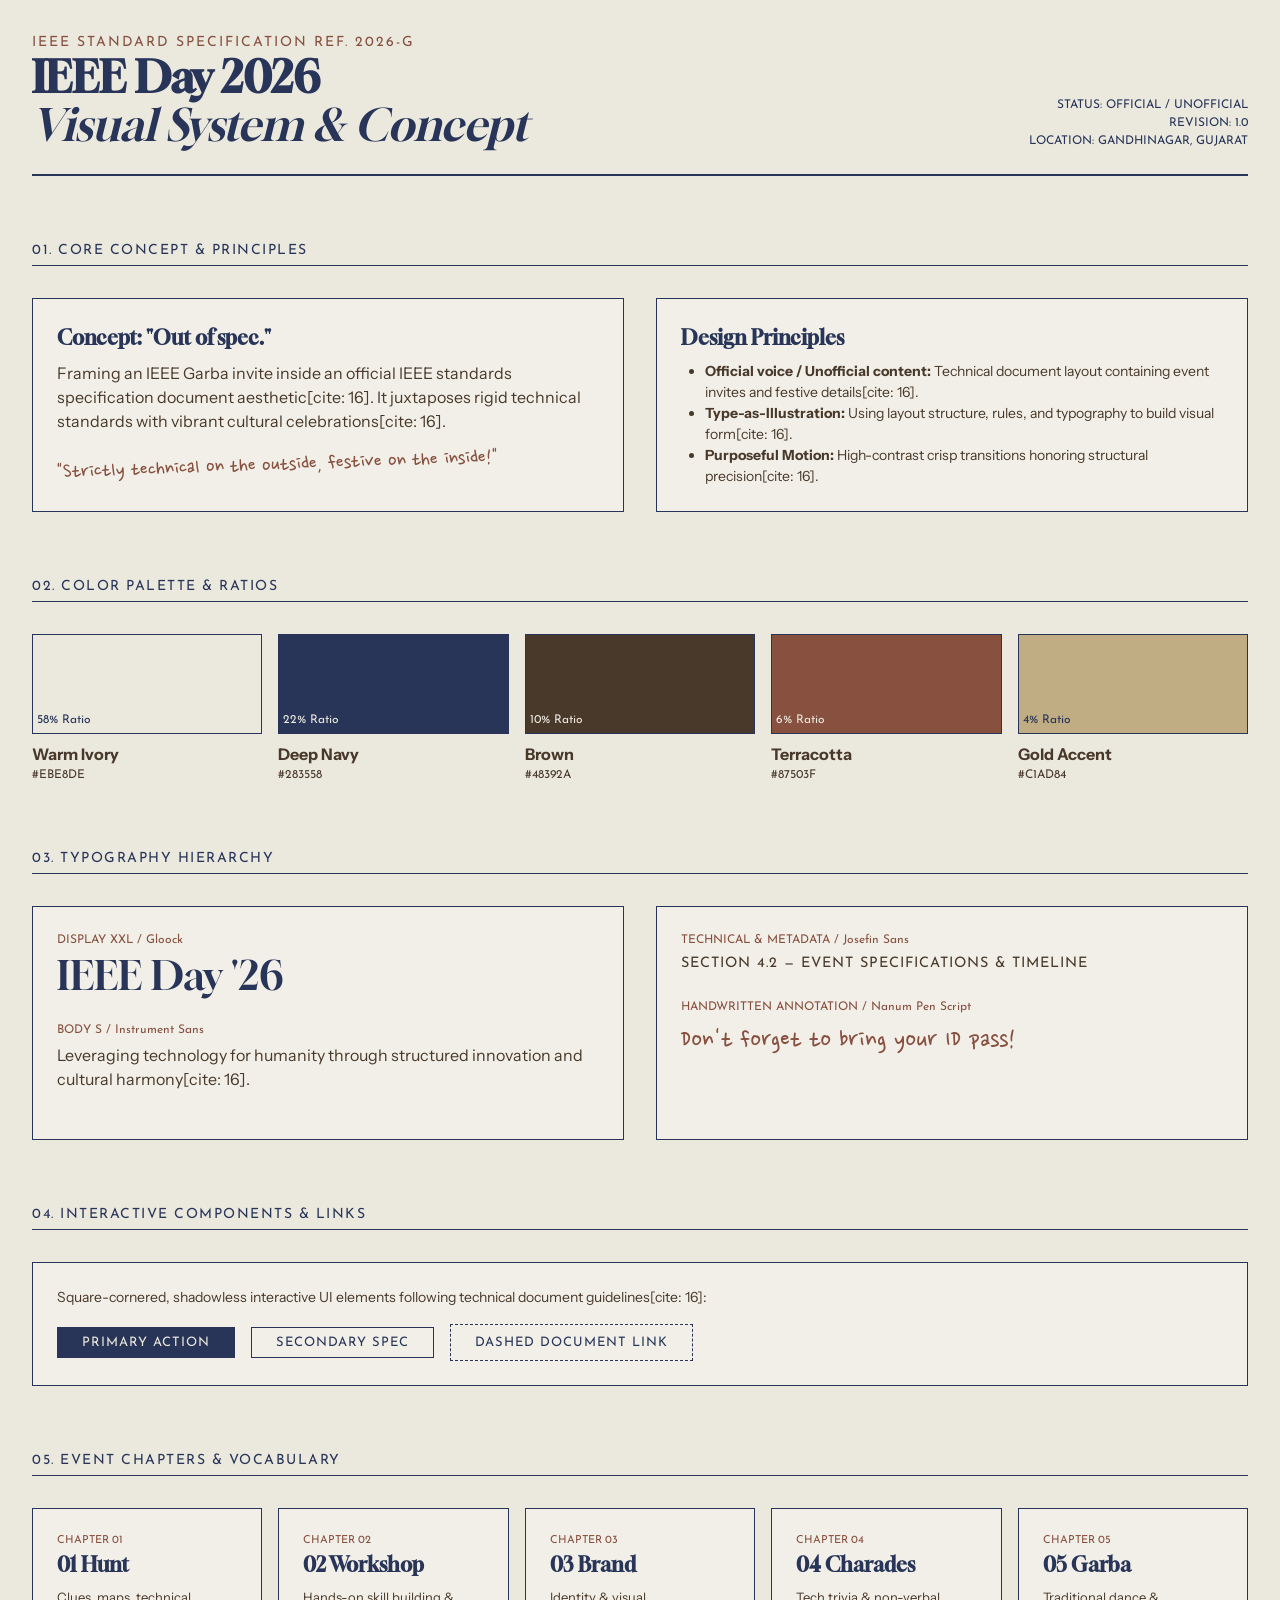
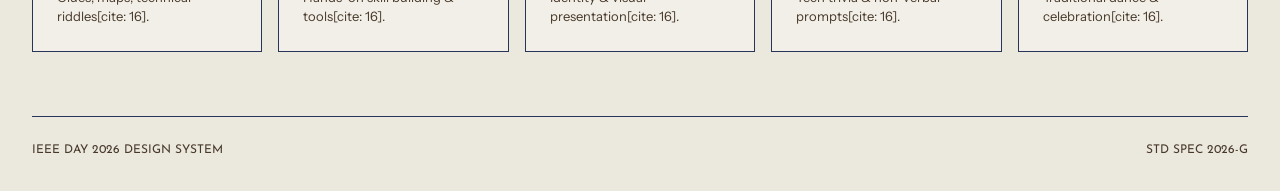
<file: design_references/Concept & visual system-html/index.html>
<!DOCTYPE html>
<html lang="en">
<head>
  <meta charset="UTF-8">
  <meta name="viewport" content="width=device-width, initial-scale=1.0">
  <title>IEEE Day 2026 — Concept & Visual System</title>
  <link rel="preconnect" href="https://fonts.googleapis.com">
  <link rel="preconnect" href="https://fonts.gstatic.com" crossorigin>
  <link href="https://fonts.googleapis.com/css2?family=Gloock&family=Instrument+Sans:ital,wght@0,400..700;1,400..700&family=Josefin+Sans:wght@300;400;600;700&family=Nanum+Pen+Script&display=swap" rel="stylesheet">
  <style>
    /* CSS RESET & BASE STYLES */
    *, *::before, *::after {
      box-sizing: border-box;
      margin: 0;
      padding: 0;
    }

    :root {
      /* IEEE Day 2026 Palette */
      --color-ivory: #EBE8DE;
      --color-navy: #283558;
      --color-brown: #48392A;
      --color-terracotta: #87503F;
      --color-gold: #C1AD84;
      
      /* Typography */
      --font-display: 'Gloock', serif;
      --font-sans: 'Instrument Sans', sans-serif;
      --font-technical: 'Josefin Sans', sans-serif;
      --font-handwriting: 'Nanum Pen Script', cursive;

      /* Spacing Scale (8-pt Grid) */
      --space-xs: 4px;
      --space-sm: 8px;
      --space-md: 16px;
      --space-lg: 24px;
      --space-xl: 32px;
      --space-2xl: 48px;
      --space-3xl: 64px;
    }

    body {
      background-color: var(--color-ivory);
      color: var(--color-brown);
      font-family: var(--font-sans);
      line-height: 1.5;
      padding: var(--space-xl);
      max-width: 1400px;
      margin: 0 auto;
    }

    /* HEADER & BRANDING */
    .header {
      border-bottom: 2px solid var(--color-navy);
      padding-bottom: var(--space-lg);
      margin-bottom: var(--space-3xl);
      display: flex;
      justify-content: space-between;
      align-items: flex-end;
      flex-wrap: wrap;
      gap: var(--space-md);
    }

    .header-title {
      font-family: var(--font-technical);
      text-transform: uppercase;
      letter-spacing: 2px;
      font-size: 14px;
      color: var(--color-terracotta);
    }

    .header h1 {
      font-family: var(--font-display);
      font-size: 2.75rem;
      color: var(--color-navy);
      line-height: 1.1;
    }

    .header-meta {
      font-family: var(--font-technical);
      font-size: 12px;
      text-align: right;
      color: var(--color-navy);
    }

    /* SECTIONS */
    .section {
      margin-bottom: var(--space-3xl);
    }

    .section-title {
      font-family: var(--font-technical);
      text-transform: uppercase;
      letter-spacing: 1.5px;
      font-size: 14px;
      color: var(--color-navy);
      border-bottom: 1px solid var(--color-navy);
      padding-bottom: var(--space-xs);
      margin-bottom: var(--space-xl);
    }

    /* GRID SYSTEM */
    .grid-2 {
      display: grid;
      grid-template-columns: repeat(auto-fit, minmax(300px, 1fr));
      gap: var(--space-xl);
    }

    .grid-3 {
      display: grid;
      grid-template-columns: repeat(auto-fit, minmax(250px, 1fr));
      gap: var(--space-lg);
    }

    .grid-5 {
      display: grid;
      grid-template-columns: repeat(auto-fit, minmax(200px, 1fr));
      gap: var(--space-md);
    }

    /* CARDS & PANELS */
    .card {
      border: 1px solid var(--color-navy);
      padding: var(--space-lg);
      background-color: rgba(255, 255, 255, 0.3);
      position: relative;
    }

    .card h3 {
      font-family: var(--font-display);
      color: var(--color-navy);
      margin-bottom: var(--space-sm);
      font-size: 1.25rem;
    }

    /* COLOR SWATCHES */
    .swatch {
      height: 100px;
      width: 100%;
      border: 1px solid var(--color-navy);
      margin-bottom: var(--space-sm);
      display: flex;
      align-items: flex-end;
      padding: var(--space-xs);
      font-family: var(--font-technical);
      font-size: 12px;
    }

    .swatch-ivory { background-color: var(--color-ivory); color: var(--color-navy); }
    .swatch-navy { background-color: var(--color-navy); color: var(--color-ivory); }
    .swatch-brown { background-color: var(--color-brown); color: var(--color-ivory); }
    .swatch-terracotta { background-color: var(--color-terracotta); color: var(--color-ivory); }
    .swatch-gold { background-color: var(--color-gold); color: var(--color-navy); }

    /* TYPOGRAPHY DEMO */
    .type-specimen {
      margin-bottom: var(--space-lg);
    }

    .type-specimen .label {
      font-family: var(--font-technical);
      font-size: 12px;
      color: var(--color-terracotta);
      margin-bottom: var(--space-xs);
    }

    .type-display { font-family: var(--font-display); font-size: 2.5rem; line-height: 1.1; color: var(--color-navy); }
    .type-sans { font-family: var(--font-sans); font-size: 1rem; }
    .type-tech { font-family: var(--font-technical); font-size: 0.9rem; letter-spacing: 1px; text-transform: uppercase; }
    .type-hand { font-family: var(--font-handwriting); font-size: 1.75rem; color: var(--color-terracotta); }

    /* BUTTONS & LINKS */
    .btn-group {
      display: flex;
      gap: var(--space-md);
      flex-wrap: wrap;
      align-items: center;
    }

    .btn {
      display: inline-block;
      padding: var(--space-sm) var(--space-lg);
      font-family: var(--font-technical);
      font-size: 13px;
      text-transform: uppercase;
      letter-spacing: 1px;
      text-decoration: none;
      border: 1px solid var(--color-navy);
      border-radius: 0;
      cursor: pointer;
      transition: all 0.2s ease;
    }

    .btn-primary {
      background-color: var(--color-navy);
      color: var(--color-ivory);
    }

    .btn-primary:hover {
      background-color: var(--color-terracotta);
      border-color: var(--color-terracotta);
    }

    .btn-secondary {
      background-color: transparent;
      color: var(--color-navy);
    }

    .btn-secondary:hover {
      background-color: var(--color-navy);
      color: var(--color-ivory);
    }

    /* ANNOTATIONS / HANDWRITING STYLES */
    .annotation {
      font-family: var(--font-handwriting);
      font-size: 1.4rem;
      color: var(--color-terracotta);
      transform: rotate(-2deg);
      display: inline-block;
    }

    /* FOOTER */
    .footer {
      border-top: 1px solid var(--color-navy);
      padding-top: var(--space-lg);
      margin-top: var(--space-3xl);
      font-family: var(--font-technical);
      font-size: 12px;
      display: flex;
      justify-content: space-between;
      color: var(--color-brown);
    }
  </style>
</head>
<body>

  <!-- HEADER SECTION -->
  <header class="header">
    <div>
      <div class="header-title">IEEE Standard Specification Ref. 2026-G</div>
      <h1>IEEE Day 2026<br><span style="font-weight: normal; font-style: italic;">Visual System & Concept</span></h1>
    </div>
    <div class="header-meta">
      <div>STATUS: OFFICIAL / UNOFFICIAL</div>
      <div>REVISION: 1.0</div>
      <div>LOCATION: GANDHINAGAR, GUJARAT</div>
    </div>
  </header>

  <!-- CONCEPT & PRINCIPLES -->
  <section class="section">
    <div class="section-title">01. Core Concept & Principles</div>
    <div class="grid-2">
      <div class="card">
        <h3>Concept: "Out of spec."</h3>
        <p>Framing an IEEE Garba invite inside an official IEEE standards specification document aesthetic[cite: 16]. It juxtaposes rigid technical standards with vibrant cultural celebrations[cite: 16].</p>
        <p style="margin-top: var(--space-md);" class="annotation">"Strictly technical on the outside, festive on the inside!"</p>
      </div>
      <div class="card">
        <h3>Design Principles</h3>
        <ul style="padding-left: var(--space-lg); font-size: 14px;">
          <li><strong>Official voice / Unofficial content:</strong> Technical document layout containing event invites and festive details[cite: 16].</li>
          <li><strong>Type-as-Illustration:</strong> Using layout structure, rules, and typography to build visual form[cite: 16].</li>
          <li><strong>Purposeful Motion:</strong> High-contrast crisp transitions honoring structural precision[cite: 16].</li>
        </ul>
      </div>
    </div>
  </section>

  <!-- COLOR SYSTEM -->
  <section class="section">
    <div class="section-title">02. Color Palette & Ratios</div>
    <div class="grid-5">
      <div>
        <div class="swatch swatch-ivory">58% Ratio</div>
        <strong>Warm Ivory</strong>
        <div style="font-family: var(--font-technical); font-size: 12px;">#EBE8DE</div>
      </div>
      <div>
        <div class="swatch swatch-navy">22% Ratio</div>
        <strong>Deep Navy</strong>
        <div style="font-family: var(--font-technical); font-size: 12px;">#283558</div>
      </div>
      <div>
        <div class="swatch swatch-brown">10% Ratio</div>
        <strong>Brown</strong>
        <div style="font-family: var(--font-technical); font-size: 12px;">#48392A</div>
      </div>
      <div>
        <div class="swatch swatch-terracotta">6% Ratio</div>
        <strong>Terracotta</strong>
        <div style="font-family: var(--font-technical); font-size: 12px;">#87503F</div>
      </div>
      <div>
        <div class="swatch swatch-gold">4% Ratio</div>
        <strong>Gold Accent</strong>
        <div style="font-family: var(--font-technical); font-size: 12px;">#C1AD84</div>
      </div>
    </div>
  </section>

  <!-- TYPOGRAPHY SYSTEM -->
  <section class="section">
    <div class="section-title">03. Typography Hierarchy</div>
    <div class="grid-2">
      <div class="card">
        <div class="type-specimen">
          <div class="label">DISPLAY XXL / Gloock</div>
          <div class="type-display">IEEE Day '26</div>
        </div>
        <div class="type-specimen">
          <div class="label">BODY S / Instrument Sans</div>
          <div class="type-sans">Leveraging technology for humanity through structured innovation and cultural harmony[cite: 16].</div>
        </div>
      </div>
      <div class="card">
        <div class="type-specimen">
          <div class="label">TECHNICAL & METADATA / Josefin Sans</div>
          <div class="type-tech">SECTION 4.2 — EVENT SPECIFICATIONS & TIMELINE</div>
        </div>
        <div class="type-specimen">
          <div class="label">HANDWRITTEN ANNOTATION / Nanum Pen Script</div>
          <div class="type-hand">Don't forget to bring your ID pass!</div>
        </div>
      </div>
    </div>
  </section>

  <!-- INTERACTIVE COMPONENTS -->
  <section class="section">
    <div class="section-title">04. Interactive Components & Links</div>
    <div class="card">
      <p style="margin-bottom: var(--space-md); font-size: 14px;">Square-cornered, shadowless interactive UI elements following technical document guidelines[cite: 16]:</p>
      <div class="btn-group">
        <button class="btn btn-primary">Primary Action</button>
        <button class="btn btn-secondary">Secondary Spec</button>
        <a href="#" class="btn btn-secondary" style="border-style: dashed;">Dashed Document Link</a>
      </div>
    </div>
  </section>

  <!-- EVENT CHAPTERS VOCABULARY -->
  <section class="section">
    <div class="section-title">05. Event Chapters & Vocabulary</div>
    <div class="grid-5">
      <div class="card">
        <div style="font-family: var(--font-technical); font-size: 11px; color: var(--color-terracotta);">CHAPTER 01</div>
        <h3>01 Hunt</h3>
        <p style="font-size: 13px;">Clues, maps, technical riddles[cite: 16].</p>
      </div>
      <div class="card">
        <div style="font-family: var(--font-technical); font-size: 11px; color: var(--color-terracotta);">CHAPTER 02</div>
        <h3>02 Workshop</h3>
        <p style="font-size: 13px;">Hands-on skill building & tools[cite: 16].</p>
      </div>
      <div class="card">
        <div style="font-family: var(--font-technical); font-size: 11px; color: var(--color-terracotta);">CHAPTER 03</div>
        <h3>03 Brand</h3>
        <p style="font-size: 13px;">Identity & visual presentation[cite: 16].</p>
      </div>
      <div class="card">
        <div style="font-family: var(--font-technical); font-size: 11px; color: var(--color-terracotta);">CHAPTER 04</div>
        <h3>04 Charades</h3>
        <p style="font-size: 13px;">Tech trivia & non-verbal prompts[cite: 16].</p>
      </div>
      <div class="card">
        <div style="font-family: var(--font-technical); font-size: 11px; color: var(--color-terracotta);">CHAPTER 05</div>
        <h3>05 Garba</h3>
        <p style="font-size: 13px;">Traditional dance & celebration[cite: 16].</p>
      </div>
    </div>
  </section>

  <!-- FOOTER -->
  <footer class="footer">
    <div>IEEE DAY 2026 DESIGN SYSTEM</div>
    <div>STD SPEC 2026-G</div>
  </footer>

</body>
</html>
</file>
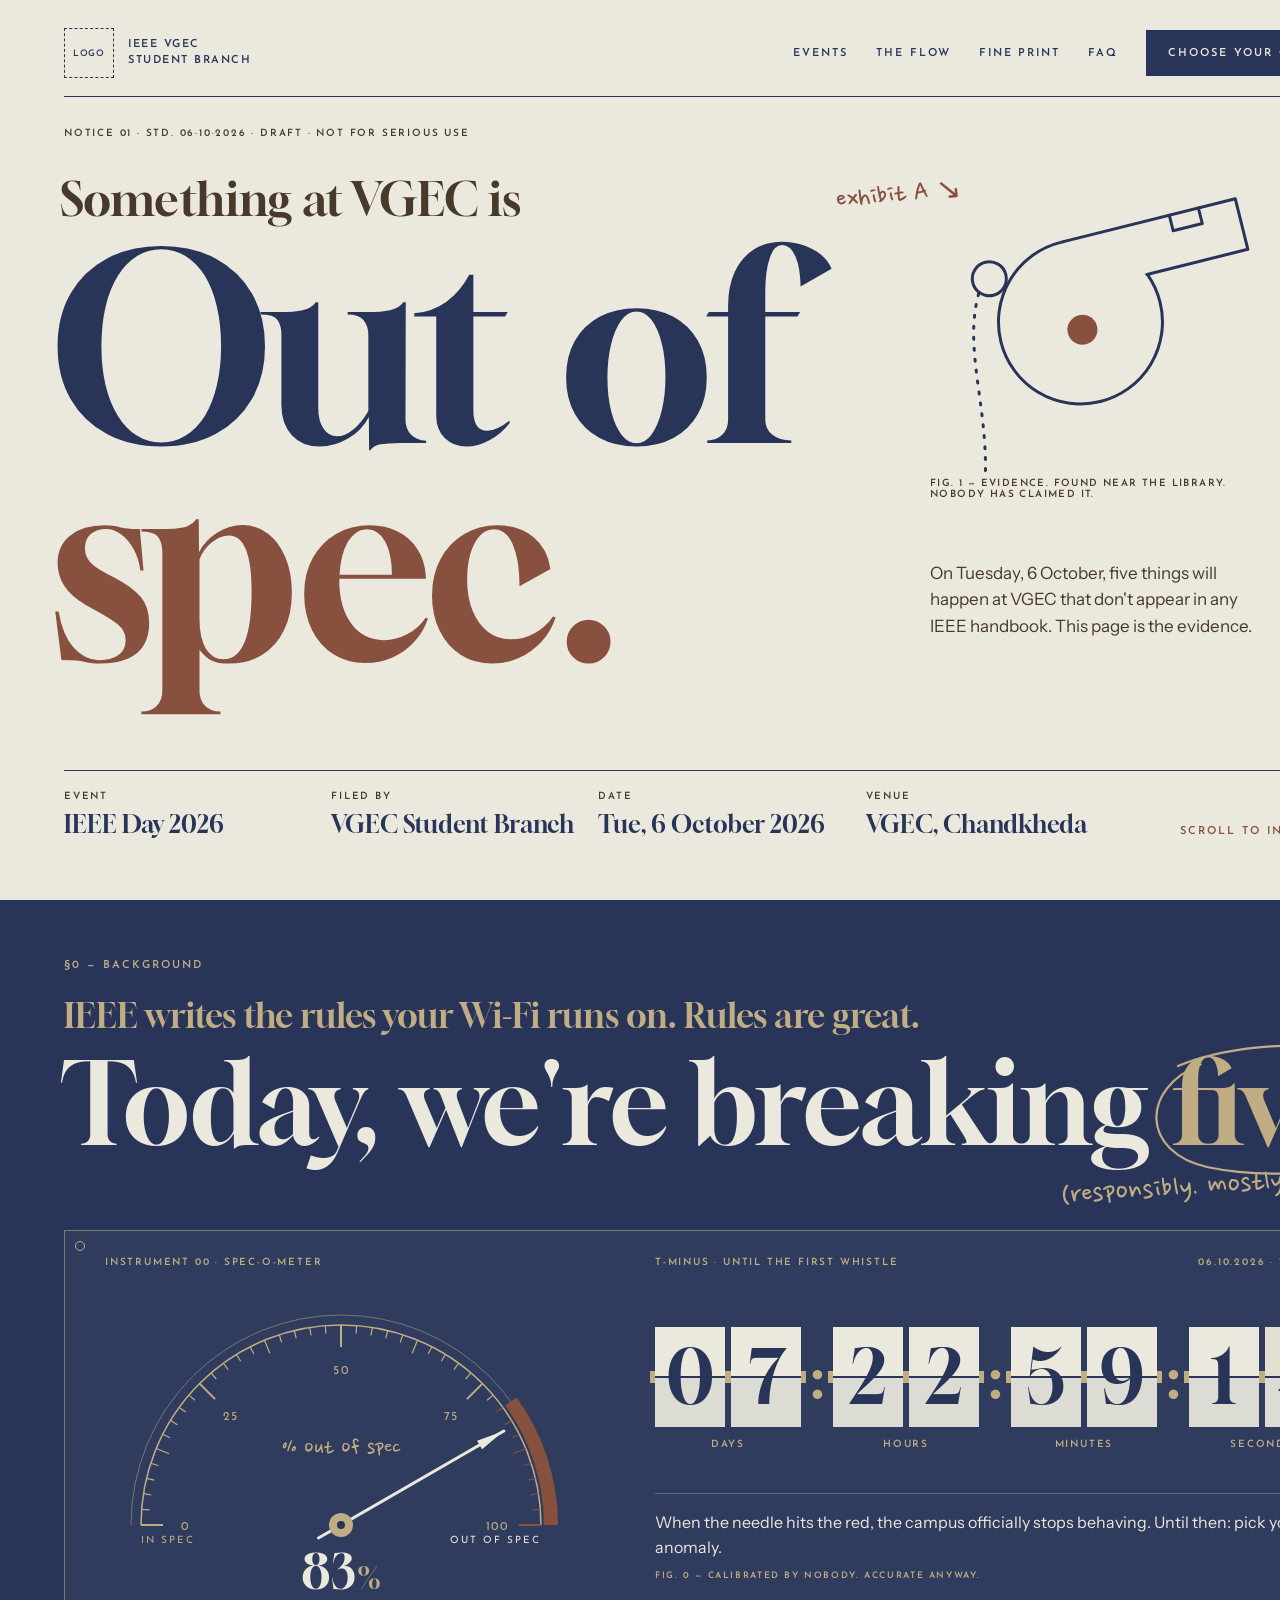
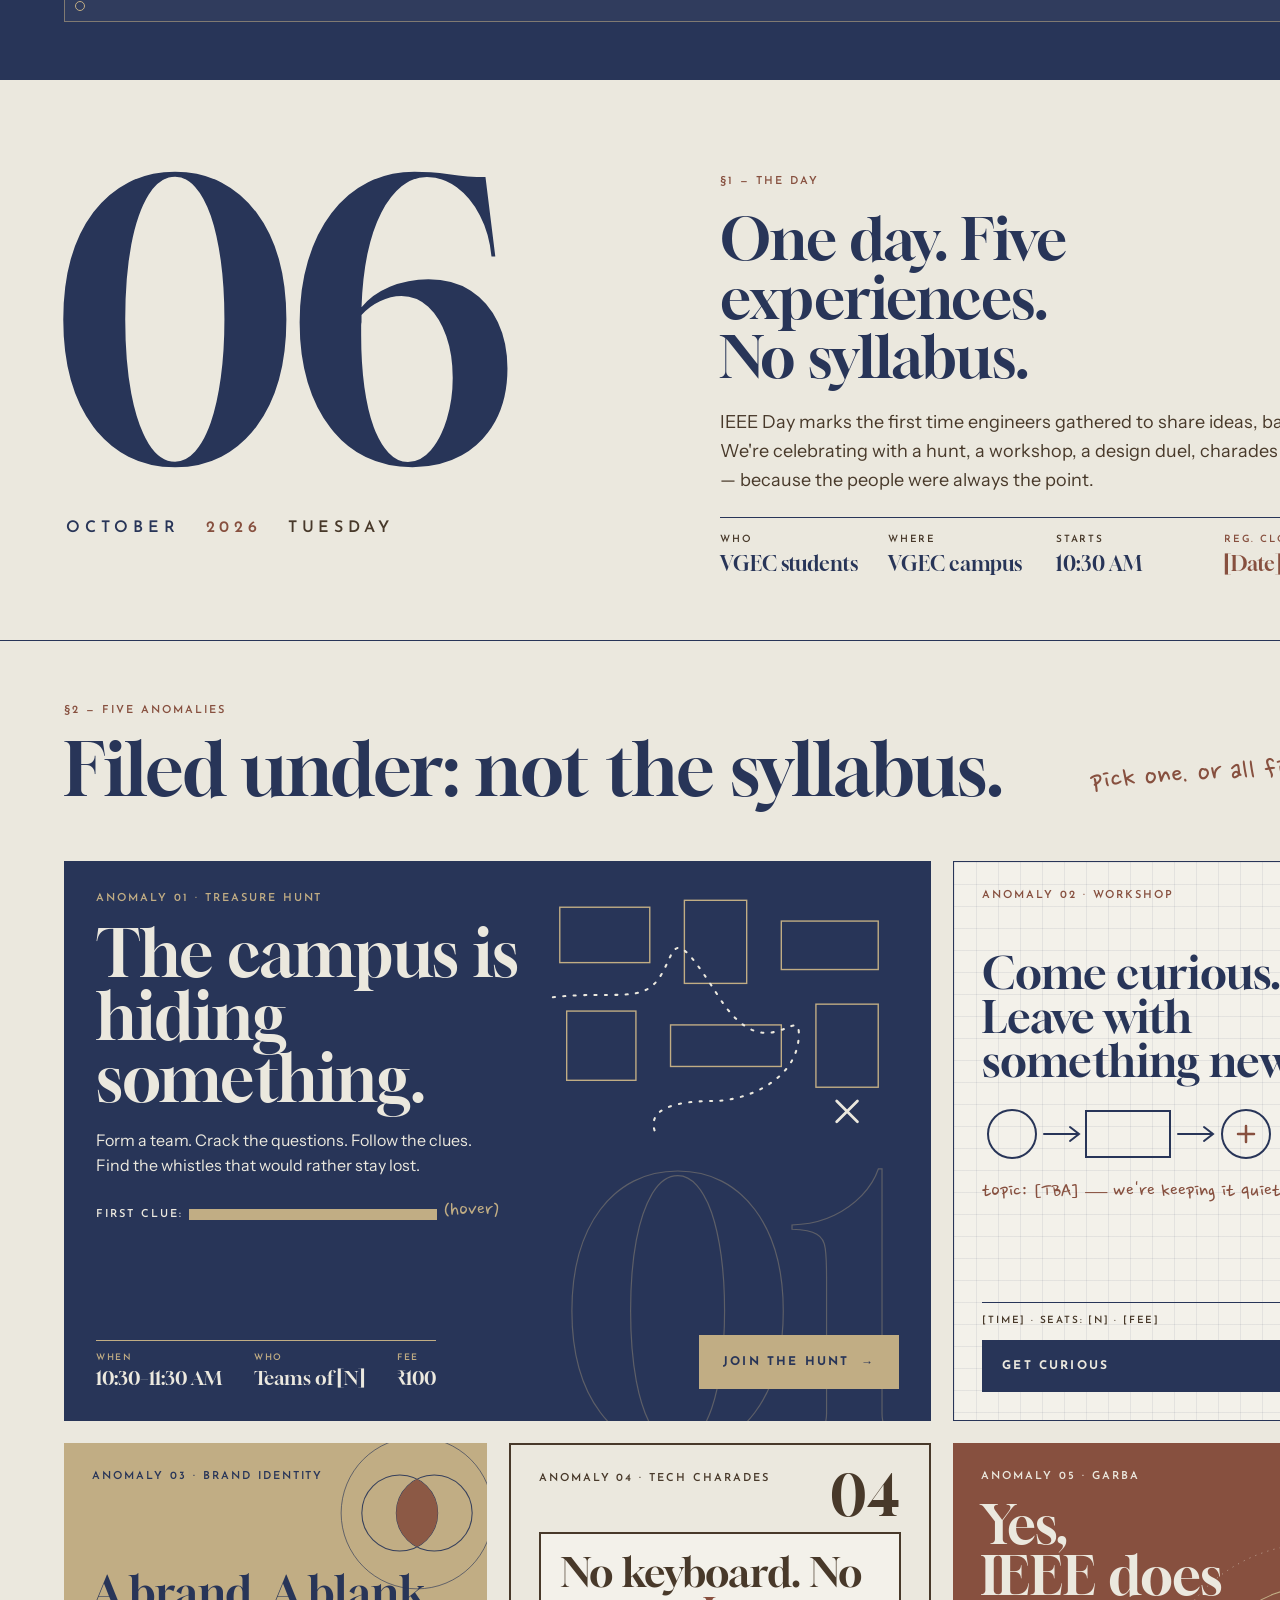
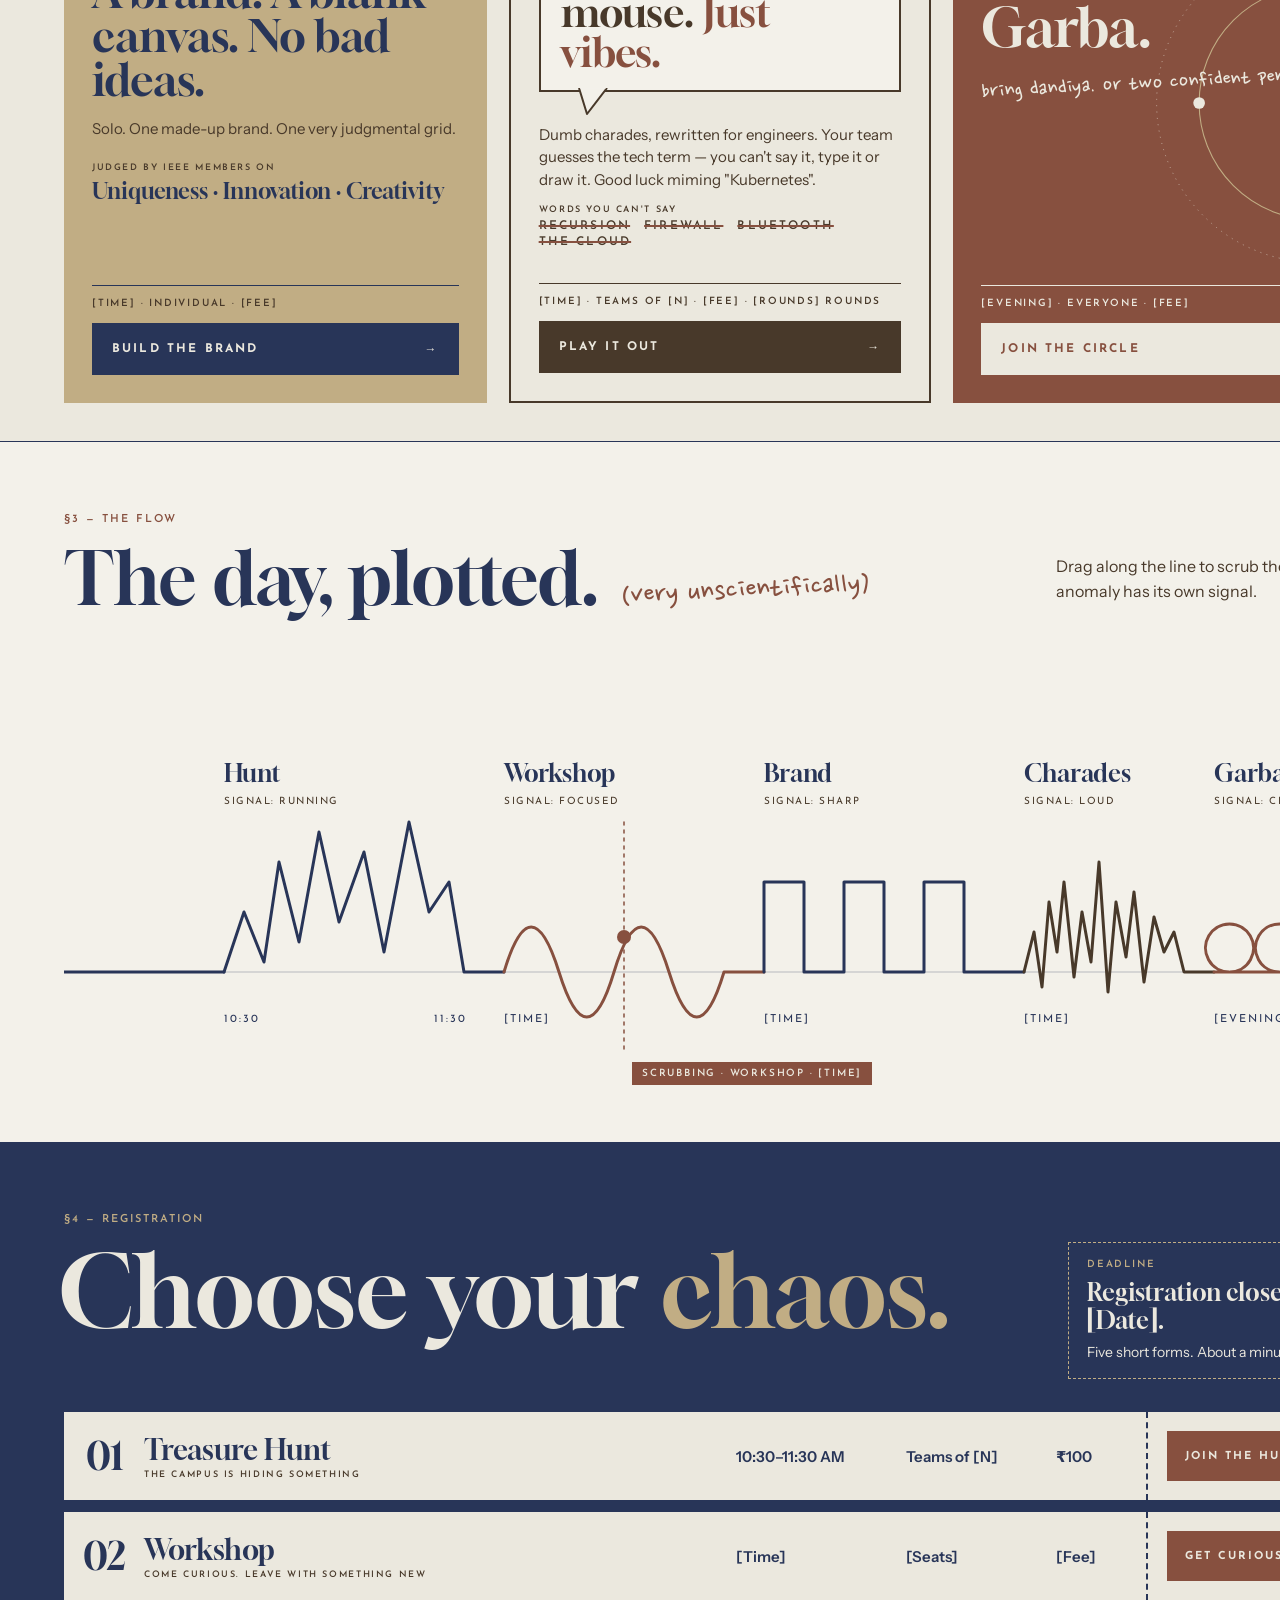
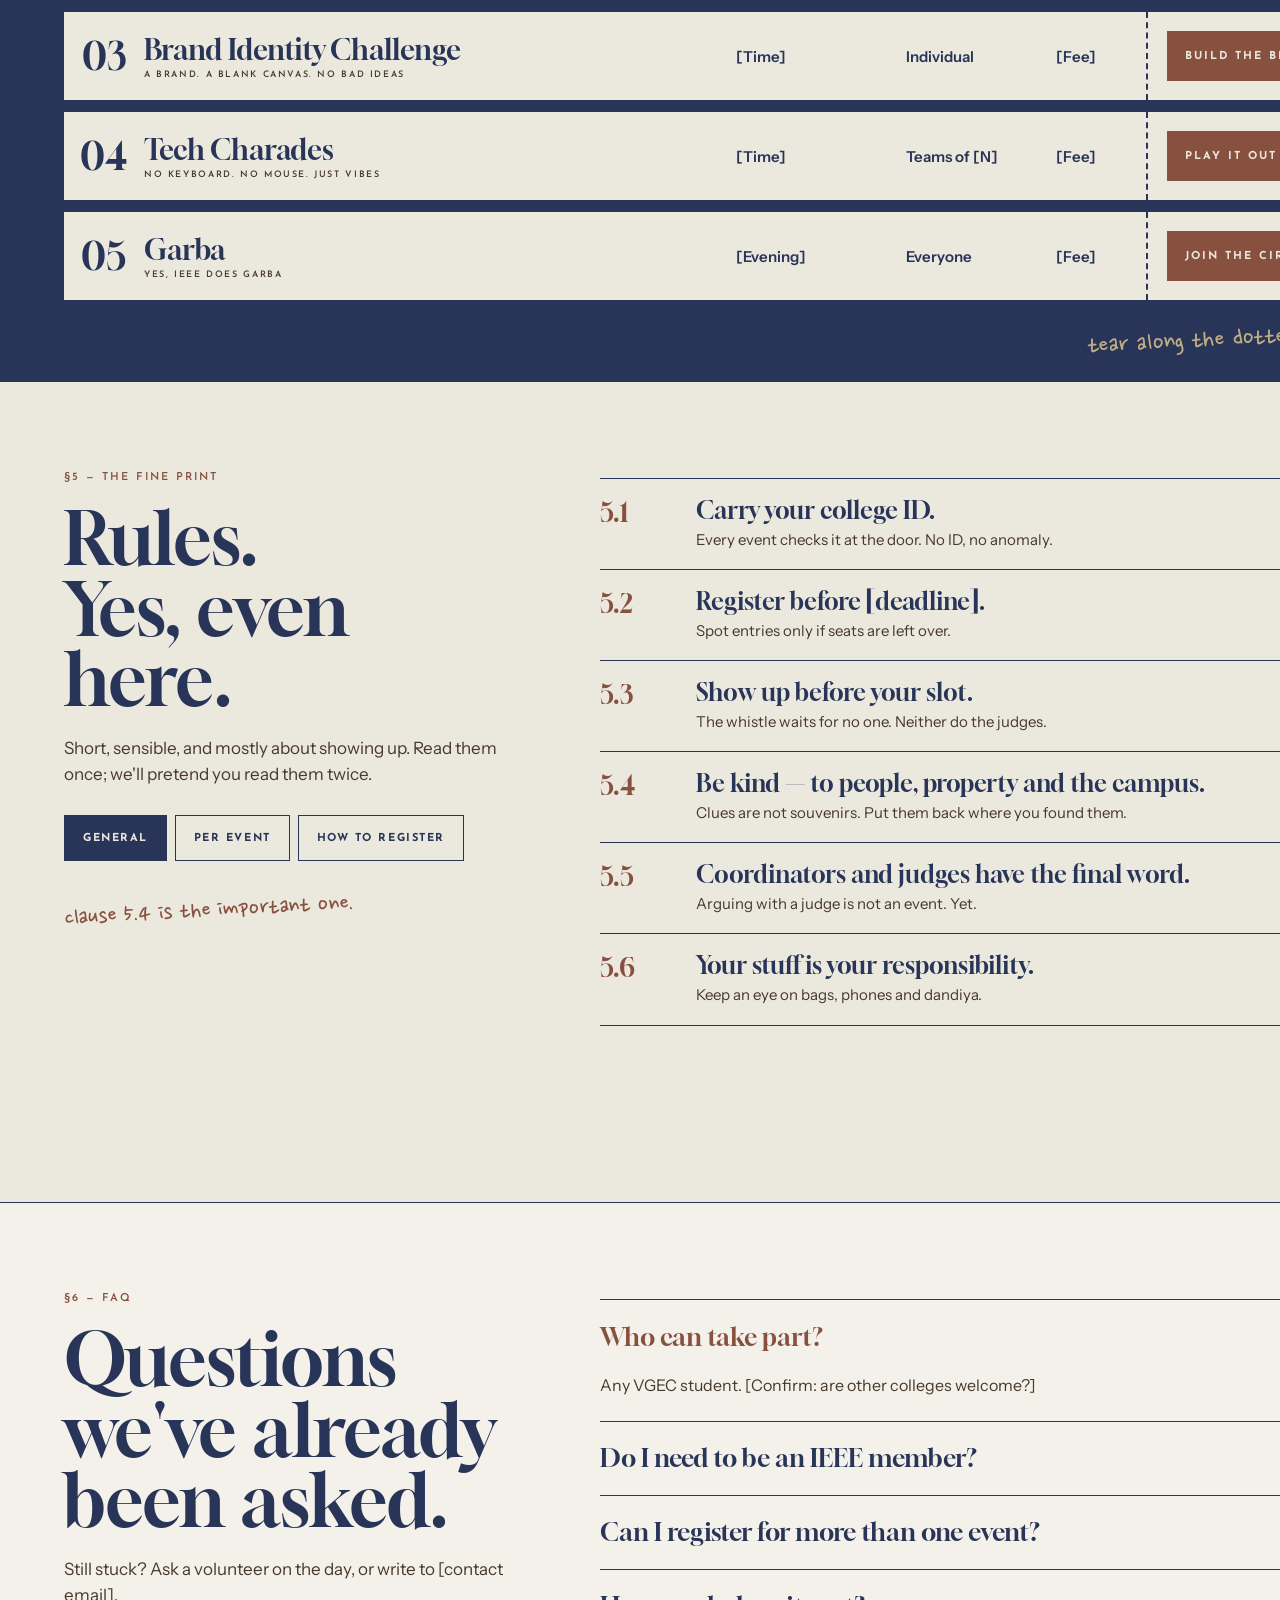
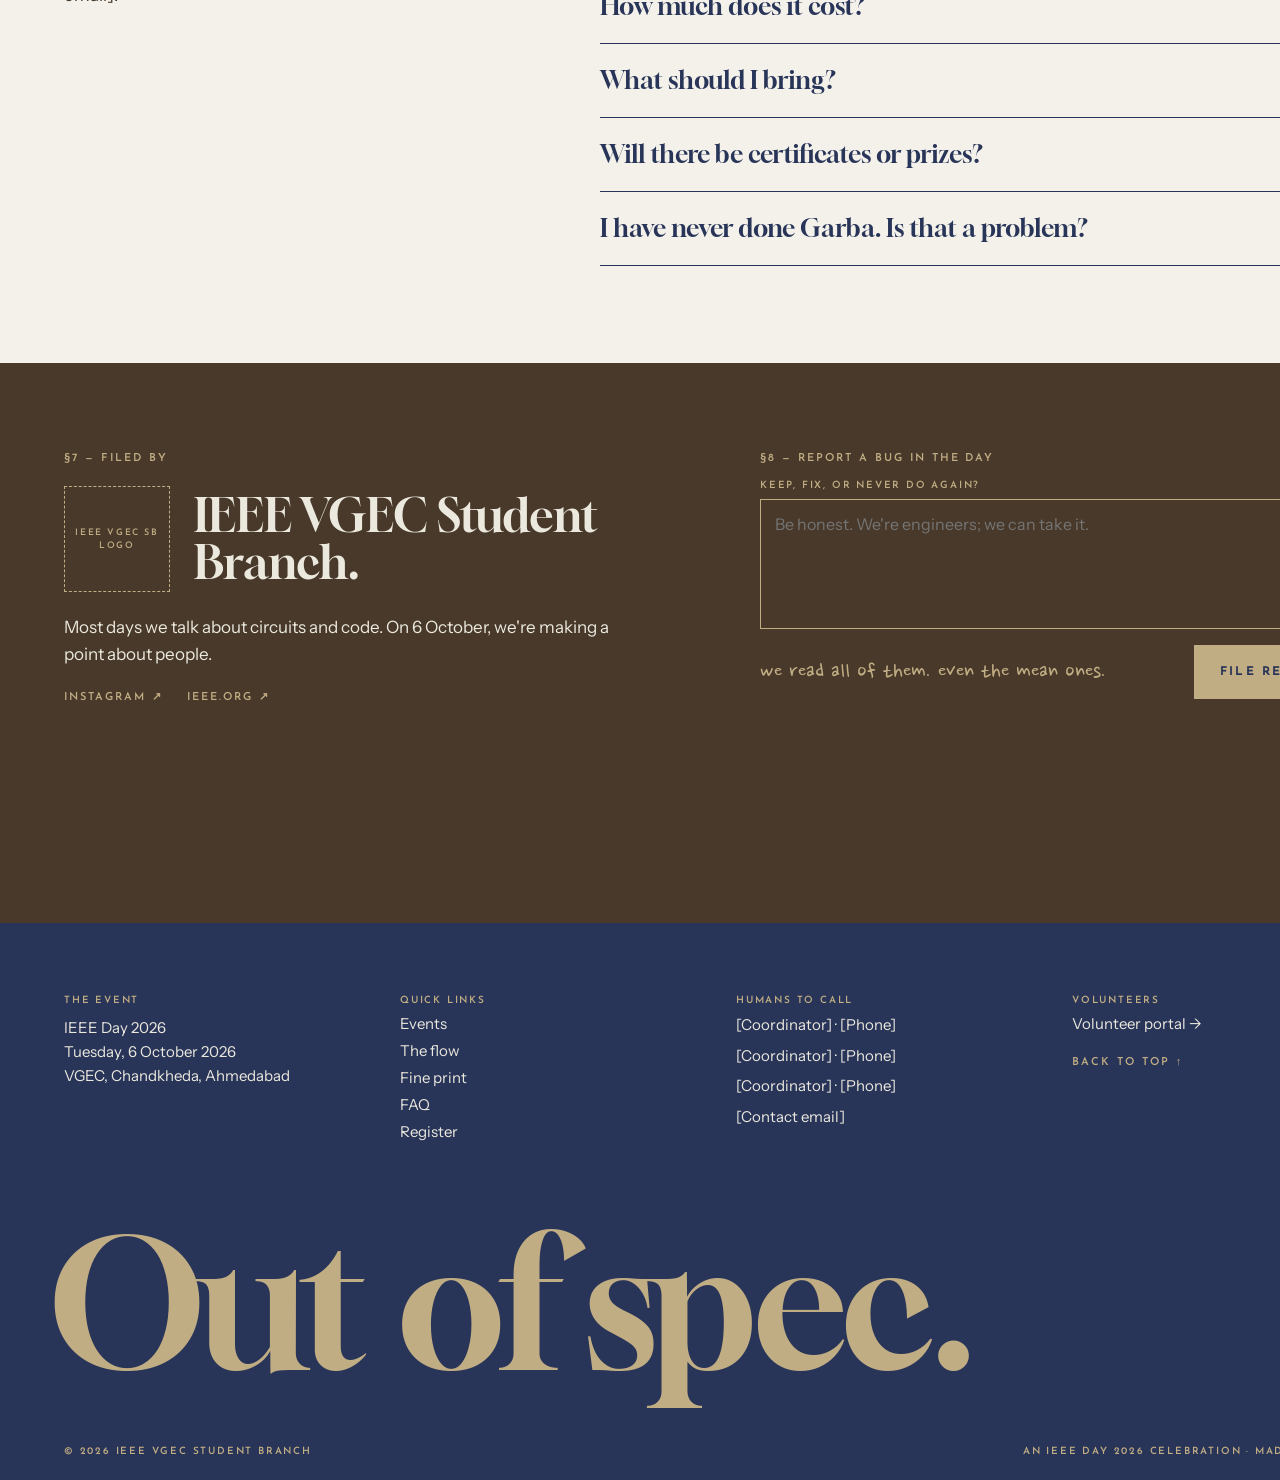
<file: design_references/framework_references/Desktop homepage-html/index.html>
<!doctype html>
<html lang="en">
<head>
<meta charset="utf-8">
<meta name="viewport" content="width=device-width, initial-scale=1.0">
<title>IEEE Day 2026 — Desktop Homepage</title>
<link rel="stylesheet" href="https://fonts.googleapis.com/css2?family=Gloock&amp;family=Instrument+Sans:wght@400;500;600;700&amp;family=Josefin+Sans:wght@400;600;700&amp;family=Nanum+Pen+Script&amp;display=swap">
<style>
body { margin: 0; background: #EBE8DE; color: #283558; font-family: 'Instrument Sans', system-ui, sans-serif; }
.d { font-family: 'Gloock', Georgia, serif; font-weight: 400; }
.l { font-family: 'Josefin Sans', Futura, 'Century Gothic', sans-serif; text-transform: uppercase; letter-spacing: .18em; font-weight: 600; }
.h { font-family: 'Nanum Pen Script', 'Comic Neue', cursive; font-weight: 400; }
a { color: #87503F; text-decoration: none; }
a:hover { color: #48392A; }
a:focus-visible, button:focus-visible { outline: 2px solid #87503F; outline-offset: 3px; }
.btn { transition: background-color .25s ease, color .25s ease; }
.btn .ar { display: inline-block; transition: transform .25s ease; }
.btn:hover .ar { transform: translateX(6px); }
.card { transition: transform .35s cubic-bezier(.2,.8,.2,1); }
.card:hover { transform: translateY(-6px) rotate(-.5deg); }
.spin { animation: spin 60s linear infinite; }
.spinr { animation: spin 90s linear infinite reverse; }
@keyframes spin { to { transform: rotate(360deg); } }
.wob { animation: wob 7s ease-in-out infinite; }
@keyframes wob { 0%,100% { transform: rotate(-14deg); } 50% { transform: rotate(-9deg); } }
.redact { background: #C1AD84; color: transparent; transition: background-color .4s, color .4s; padding: 0 4px; }
.redact:hover { background: transparent; color: #C1AD84; }
.tab { height: 46px; padding: 0 18px; border: 1px solid #283558; background: transparent; color: #283558; font-family: 'Josefin Sans', Futura, sans-serif; text-transform: uppercase; letter-spacing: .14em; font-size: 11px; font-weight: 700; border-radius: 0; cursor: pointer; }
.tab[data-on="true"] { background: #283558; color: #EBE8DE; }
.faq { width: 100%; min-height: 74px; display: flex; justify-content: space-between; align-items: center; gap: 24px; background: transparent; border: 0; border-top: 1px solid #283558; padding: 0; font: inherit; color: #283558; text-align: left; cursor: pointer; }
.faq:hover .q { color: #87503F; }
.flap { position: relative; width: 70px; height: 100px; background: #EBE8DE; color: #283558; display: flex; align-items: center; justify-content: center; font-family: 'Gloock', Georgia, serif; font-size: 74px; line-height: 1; perspective: 300px; box-shadow: inset 0 -50px 0 rgba(40,53,88,.07); }
.flap::after { content: ''; position: absolute; left: 0; right: 0; top: calc(50% - 1px); height: 2px; background: #283558; }
.flap::before { content: ''; position: absolute; left: -5px; right: -5px; top: calc(50% - 6px); height: 12px; border-left: 5px solid #C1AD84; border-right: 5px solid #C1AD84; box-sizing: border-box; }
.fold { position: absolute; left: 0; right: 0; top: 0; height: 50%; background: #E3DFD2; transform-origin: 50% 100%; animation: fold 1s linear infinite; }
@keyframes fold { 0% { transform: rotateX(0); opacity: 1; } 28% { transform: rotateX(-90deg); opacity: 1; } 29%,100% { opacity: 0; } }
.flap.sm { width: 36px; height: 54px; font-size: 40px; box-shadow: inset 0 -27px 0 rgba(40,53,88,.07); }
.flap.sm::before { left: -3px; right: -3px; border-left-width: 3px; border-right-width: 3px; height: 8px; top: calc(50% - 4px); }
@media (prefers-reduced-motion:reduce) { .fold { animation: none; opacity: 0; } .spin, .spinr, .wob { animation: none; } .card:hover { transform: none; } }
</style>
</head>
<body>

<div style="width: 1440px; height: 7880px; position: relative; background: #EBE8DE; overflow: hidden; margin: 0 auto;">

<!-- ============ HERO ============ -->
<section id="top" style="position: relative; height: 900px; overflow: hidden">
<header style="position: absolute; left: 64px; right: 64px; top: 28px; display: flex; align-items: center; justify-content: space-between; border-bottom: 1px solid #283558; padding-bottom: 18px">
<a href="#top" style="display: flex; align-items: center; gap: 14px; text-decoration: none; color: #283558">
<span class="l" style="width: 48px; height: 48px; border: 1.5px dashed #283558; display: flex; align-items: center; justify-content: center; font-size: 9px; letter-spacing: .06em">LOGO</span>
<span class="l" style="font-size: 11px; line-height: 1.5; letter-spacing: .14em">IEEE VGEC<br>Student Branch</span>
</a>
<nav aria-label="Primary" style="display: flex; align-items: center; gap: 28px">
<a class="l" href="#events" style="font-size: 11px; text-decoration: none; color: #283558">Events</a>
<a class="l" href="#flow" style="font-size: 11px; text-decoration: none; color: #283558">The flow</a>
<a class="l" href="#rules" style="font-size: 11px; text-decoration: none; color: #283558">Fine print</a>
<a class="l" href="#faq" style="font-size: 11px; text-decoration: none; color: #283558">FAQ</a>
<a class="l btn" href="#register" style="font-size: 11px; text-decoration: none; background: #283558; color: #EBE8DE; padding: 0 22px; height: 46px; display: flex; align-items: center; gap: 12px">Choose your chaos <span class="ar">→</span></a>
</nav>
</header>
<span class="l" style="position: absolute; left: 64px; top: 128px; font-size: 10px; color: #48392A">Notice 01 · Std. 06·10·2026 · Draft · Not for serious use</span>

<div>
<div class="d" style="position: absolute; left: 60px; top: 176px; font-size: 46px; line-height: 1; color: #48392A">Something at VGEC is</div>
<h1 class="d" style="position: absolute; left: 48px; top: 238px; margin: 0; font-size: 258px; line-height: .84; letter-spacing: -.02em; color: #283558">Out of<br><span style="color: #87503F">spec.</span></h1>
</div>

<figure style="position: absolute; left: 930px; top: 150px; width: 380px; margin: 0">
<svg class="wob" width="380" height="320" viewBox="0 0 380 320" fill="none" stroke="#283558" stroke-width="3" stroke-linecap="round" stroke-linejoin="round" role="img" aria-label="Line drawing of a whistle" style="transform: rotate(-14deg); transform-origin: 150px 170px">
<circle cx="150" cy="172" r="82" fill="#EBE8DE"></circle>
<path d="M150 90 H330 V142 H226" fill="#EBE8DE" stroke="none"></path>
<path d="M152 90 H330 V142 H226"></path>
<path d="M262 90 V106 H292 V90"></path>
<circle cx="150" cy="180" r="15" fill="#87503F" stroke="none"></circle>
<circle cx="72" cy="108" r="17"></circle>
<path d="M58 120 C 30 170, 40 230, 20 300" stroke-dasharray="2 9"></path>
</svg>
<figcaption class="l" style="font-size: 10px; color: #48392A; margin-top: 4px; letter-spacing: .14em">Fig. 1 — Evidence. Found near the library.<br>Nobody has claimed it.</figcaption>
</figure>
<span class="h" style="position: absolute; left: 836px; top: 176px; font-size: 30px; color: #87503F; transform: rotate(-6deg)">exhibit A ↘</span>
<p style="position: absolute; left: 930px; top: 560px; width: 330px; margin: 0; font-size: 17px; line-height: 1.55; color: #48392A">On Tuesday, 6 October, five things will happen at VGEC that don't appear in any IEEE handbook. This page is the evidence.</p>
<div class="l" style="position: absolute; right: 52px; top: 150px; writing-mode: vertical-rl; font-size: 13px; letter-spacing: .42em; color: #283558">IEEE Day — 06.10.2026</div>
<div style="position: absolute; right: 56px; top: 600px; width: 22px; height: 44px; background: #C1AD84"></div>

<div style="position: absolute; left: 64px; right: 64px; top: 770px; border-top: 1px solid #283558; padding-top: 20px; display: grid; grid-template-columns: repeat(5, minmax(0, 1fr)); gap: 24px">
<div style="display: flex; flex-direction: column; gap: 8px"><span class="l" style="font-size: 10px; color: #48392A">Event</span><span class="d" style="font-size: 24px">IEEE Day 2026</span></div>
<div style="display: flex; flex-direction: column; gap: 8px"><span class="l" style="font-size: 10px; color: #48392A">Filed by</span><span class="d" style="font-size: 24px">VGEC Student Branch</span></div>
<div style="display: flex; flex-direction: column; gap: 8px"><span class="l" style="font-size: 10px; color: #48392A">Date</span><span class="d" style="font-size: 24px">Tue, 6 October 2026</span></div>
<div style="display: flex; flex-direction: column; gap: 8px"><span class="l" style="font-size: 10px; color: #48392A">Venue</span><span class="d" style="font-size: 24px">VGEC, Chandkheda</span></div>
<a class="l" href="#countdown" style="align-self: end; justify-self: end; font-size: 11px; text-decoration: none; color: #87503F; display: flex; gap: 10px; align-items: center">Scroll to investigate <span>↓</span></a>
</div>
</section>

<!-- ============ REVEAL + COUNTDOWN ============ -->
<section id="countdown" style="position: relative; height: 780px; overflow: hidden; background: #283558; color: #EBE8DE">
<span class="l" style="position: absolute; left: 64px; top: 60px; font-size: 11px; color: #C1AD84">§0 — Background</span>
<p class="d" style="position: absolute; left: 64px; top: 96px; margin: 0; font-size: 34px; line-height: 1.2; color: #C1AD84">IEEE writes the rules your Wi-Fi runs on. Rules are great.</p>
<h2 class="d" style="position: absolute; left: 60px; top: 150px; margin: 0; font-size: 112px; line-height: .95; font-weight: 400; white-space: nowrap">Today, we're breaking <span style="position: relative; display: inline-block; color: #C1AD84">five.<svg width="330" height="150" viewBox="0 0 440 200" fill="none" aria-hidden="true" style="position: absolute; left: -40px; top: -14px"><path d="M60 40 C 180 -10, 400 10, 410 90 C 420 170, 220 200, 100 175 C 10 155, 10 70, 90 38" stroke="#C1AD84" stroke-width="3" stroke-linecap="round"></path></svg></span></h2>
<span class="h" style="position: absolute; left: 1060px; top: 268px; font-size: 32px; color: #C1AD84; transform: rotate(-4deg)">(responsibly. mostly.)</span>
<div style="position: absolute; left: 64px; right: 64px; top: 330px; height: 390px; border: 1px solid rgba(193,173,132,.55); background: rgba(235,232,222,.035)">
<span style="position: absolute; left: 10px; top: 10px; width: 8px; height: 8px; border-radius: 50%; border: 1px solid #C1AD84"></span><span style="position: absolute; right: 10px; top: 10px; width: 8px; height: 8px; border-radius: 50%; border: 1px solid #C1AD84"></span><span style="position: absolute; left: 10px; bottom: 10px; width: 8px; height: 8px; border-radius: 50%; border: 1px solid #C1AD84"></span><span style="position: absolute; right: 10px; bottom: 10px; width: 8px; height: 8px; border-radius: 50%; border: 1px solid #C1AD84"></span>
<span class="l" style="position: absolute; left: 40px; top: 26px; font-size: 10px; color: #C1AD84">Instrument 00 · Spec-o-meter</span>
<div style="position: absolute; left: 36px; top: 44px"><svg width="480" height="270" viewBox="0 0 480 270" fill="none" role="img" aria-label="Spec-o-meter gauge: needle rising toward the out-of-spec zone as IEEE Day approaches">
<path d="M30 250 A210 210 0 0 1 450 250" stroke="#C1AD84" stroke-width="1" opacity=".5"></path>
<path d="M409.9 126.6 A210 210 0 0 1 450.0 250.0" stroke="#87503F" stroke-width="14"></path>
<path d="M40 250 A200 200 0 0 1 440 250" stroke="#C1AD84" stroke-width="1.5"></path>
<path d="M40.0 250.0 L62.0 250.0" stroke="#C1AD84" stroke-width="2"></path><path d="M40.6 234.3 L48.6 234.9" stroke="#C1AD84" stroke-width="1.2"></path><path d="M42.5 218.7 L50.4 220.0" stroke="#C1AD84" stroke-width="1.2"></path><path d="M45.5 203.3 L53.3 205.2" stroke="#C1AD84" stroke-width="1.2"></path><path d="M49.8 188.2 L57.4 190.7" stroke="#C1AD84" stroke-width="1.2"></path><path d="M55.2 173.5 L68.2 178.8" stroke="#C1AD84" stroke-width="1.2"></path><path d="M61.8 159.2 L68.9 162.8" stroke="#C1AD84" stroke-width="1.2"></path><path d="M69.5 145.5 L76.3 149.7" stroke="#C1AD84" stroke-width="1.2"></path><path d="M78.2 132.4 L84.7 137.1" stroke="#C1AD84" stroke-width="1.2"></path><path d="M87.9 120.1 L94.0 125.3" stroke="#C1AD84" stroke-width="1.2"></path><path d="M98.6 108.6 L114.1 124.1" stroke="#C1AD84" stroke-width="2"></path><path d="M110.1 97.9 L115.3 104.0" stroke="#C1AD84" stroke-width="1.2"></path><path d="M122.4 88.2 L127.1 94.7" stroke="#C1AD84" stroke-width="1.2"></path><path d="M135.5 79.5 L139.7 86.3" stroke="#C1AD84" stroke-width="1.2"></path><path d="M149.2 71.8 L152.8 78.9" stroke="#C1AD84" stroke-width="1.2"></path><path d="M163.5 65.2 L168.8 78.2" stroke="#C1AD84" stroke-width="1.2"></path><path d="M178.2 59.8 L180.7 67.4" stroke="#C1AD84" stroke-width="1.2"></path><path d="M193.3 55.5 L195.2 63.3" stroke="#C1AD84" stroke-width="1.2"></path><path d="M208.7 52.5 L210.0 60.4" stroke="#C1AD84" stroke-width="1.2"></path><path d="M224.3 50.6 L224.9 58.6" stroke="#C1AD84" stroke-width="1.2"></path><path d="M240.0 50.0 L240.0 72.0" stroke="#C1AD84" stroke-width="2"></path><path d="M255.7 50.6 L255.1 58.6" stroke="#C1AD84" stroke-width="1.2"></path><path d="M271.3 52.5 L270.0 60.4" stroke="#C1AD84" stroke-width="1.2"></path><path d="M286.7 55.5 L284.8 63.3" stroke="#C1AD84" stroke-width="1.2"></path><path d="M301.8 59.8 L299.3 67.4" stroke="#C1AD84" stroke-width="1.2"></path><path d="M316.5 65.2 L311.2 78.2" stroke="#C1AD84" stroke-width="1.2"></path><path d="M330.8 71.8 L327.2 78.9" stroke="#C1AD84" stroke-width="1.2"></path><path d="M344.5 79.5 L340.3 86.3" stroke="#C1AD84" stroke-width="1.2"></path><path d="M357.6 88.2 L352.9 94.7" stroke="#C1AD84" stroke-width="1.2"></path><path d="M369.9 97.9 L364.7 104.0" stroke="#C1AD84" stroke-width="1.2"></path><path d="M381.4 108.6 L365.9 124.1" stroke="#C1AD84" stroke-width="2"></path><path d="M392.1 120.1 L386.0 125.3" stroke="#C1AD84" stroke-width="1.2"></path><path d="M401.8 132.4 L395.3 137.1" stroke="#87503F" stroke-width="1.2"></path><path d="M410.5 145.5 L403.7 149.7" stroke="#87503F" stroke-width="1.2"></path><path d="M418.2 159.2 L411.1 162.8" stroke="#87503F" stroke-width="1.2"></path><path d="M424.8 173.5 L411.8 178.8" stroke="#87503F" stroke-width="1.2"></path><path d="M430.2 188.2 L422.6 190.7" stroke="#87503F" stroke-width="1.2"></path><path d="M434.5 203.3 L426.7 205.2" stroke="#87503F" stroke-width="1.2"></path><path d="M437.5 218.7 L429.6 220.0" stroke="#87503F" stroke-width="1.2"></path><path d="M439.4 234.3 L431.4 234.9" stroke="#87503F" stroke-width="1.2"></path><path d="M440.0 250.0 L418.0 250.0" stroke="#87503F" stroke-width="2"></path>
<g font-family="Josefin Sans, sans-serif" font-size="12" letter-spacing="1.5" fill="#C1AD84"><text x="84.0" y="255.0" text-anchor="middle">0</text><text x="129.7" y="144.7" text-anchor="middle">25</text><text x="240.0" y="99.0" text-anchor="middle">50</text><text x="350.3" y="144.7" text-anchor="middle">75</text><text x="396.0" y="255.0" text-anchor="middle">100</text></g>
<text x="40" y="268" font-family="Josefin Sans, sans-serif" font-size="10" letter-spacing="2" fill="#C1AD84">IN SPEC</text>
<text x="440" y="268" text-anchor="end" font-family="Josefin Sans, sans-serif" font-size="10" letter-spacing="2" fill="#EBE8DE">OUT OF SPEC</text>
<text x="240" y="180" text-anchor="middle" font-family="Nanum Pen Script, cursive" font-size="24" fill="#C1AD84">% out of spec</text>
<g transform="rotate(-30 240 250)"><path d="M214 250 L428 250" stroke="#EBE8DE" stroke-width="3" stroke-linecap="round"></path><path d="M400 245 L428 250 L400 255 Z" fill="#EBE8DE"></path></g>
<circle cx="240" cy="250" r="12" fill="#C1AD84"></circle><circle cx="240" cy="250" r="4" fill="#283558"></circle>
</svg></div>
<div class="d" style="position: absolute; left: 36px; width: 480px; top: 316px; text-align: center; font-size: 48px; line-height: 1">83<span style="font-size: 30px; color: #C1AD84">%</span></div>
<div style="position: absolute; left: 590px; right: 40px; top: 26px; display: flex; justify-content: space-between"><span class="l" style="font-size: 10px; color: #C1AD84">T-minus · until the first whistle</span><span class="l" style="font-size: 10px; color: #C1AD84">06.10.2026 · 10:30 IST</span></div>
<div style="position: absolute; left: 590px; right: 40px; top: 96px; display: flex; justify-content: space-between; align-items: flex-start"><div style="display: flex; flex-direction: column; align-items: center; gap: 12px"><div style="display: flex; gap: 6px"><span class="flap">0</span><span class="flap">7</span></div><span class="l" style="font-size: 10px; color: #C1AD84">Days</span></div><span class="d" style="font-size: 56px; line-height: 100px; color: #C1AD84">:</span><div style="display: flex; flex-direction: column; align-items: center; gap: 12px"><div style="display: flex; gap: 6px"><span class="flap">2</span><span class="flap">2</span></div><span class="l" style="font-size: 10px; color: #C1AD84">Hours</span></div><span class="d" style="font-size: 56px; line-height: 100px; color: #C1AD84">:</span><div style="display: flex; flex-direction: column; align-items: center; gap: 12px"><div style="display: flex; gap: 6px"><span class="flap">5</span><span class="flap">9</span></div><span class="l" style="font-size: 10px; color: #C1AD84">Minutes</span></div><span class="d" style="font-size: 56px; line-height: 100px; color: #C1AD84">:</span><div style="display: flex; flex-direction: column; align-items: center; gap: 12px"><div style="display: flex; gap: 6px"><span class="flap">1</span><span class="flap">4<span class="fold"></span></span></div><span class="l" style="font-size: 10px; color: #C1AD84">Seconds</span></div></div>
<p style="position: absolute; left: 590px; right: 40px; top: 262px; margin: 0; font-size: 16px; line-height: 1.55; border-top: 1px solid rgba(193,173,132,.4); padding-top: 16px">When the needle hits the red, the campus officially stops behaving. Until then: pick your anomaly.</p>
<span class="l" style="position: absolute; left: 590px; top: 340px; font-size: 9px; color: #C1AD84">Fig. 0 — Calibrated by nobody. Accurate anyway.</span>
</div>
</section>

<!-- ============ THE DAY ============ -->
<section id="day" style="position: relative; height: 560px; overflow: hidden">
<div class="d" style="position: absolute; left: 50px; top: 50px; font-size: 380px; line-height: 1; letter-spacing: -.04em">06</div>
<div style="position: absolute; left: 66px; top: 440px; display: flex; gap: 26px">
<span class="l" style="font-size: 16px; letter-spacing: .3em">October</span><span class="l" style="font-size: 16px; letter-spacing: .3em; color: #87503F">2026</span><span class="l" style="font-size: 16px; letter-spacing: .3em; color: #48392A">Tuesday</span>
</div>
<div style="position: absolute; left: 720px; top: 96px; width: 656px; display: flex; flex-direction: column; gap: 22px">
<span class="l" style="font-size: 11px; color: #87503F">§1 — The day</span>
<h2 class="d" style="margin: 0; font-size: 58px; line-height: 1.02; font-weight: 400">One day. Five experiences.<br>No syllabus.</h2>
<p style="margin: 0; font-size: 18px; line-height: 1.6; color: #48392A">IEEE Day marks the first time engineers gathered to share ideas, back in 1884. We're celebrating with a hunt, a workshop, a design duel, charades and Garba — because the people were always the point.</p>
<dl style="margin: 0; display: grid; grid-template-columns: repeat(4, minmax(0, 1fr)); gap: 16px; border-top: 1px solid #283558; padding-top: 16px">
<div style="display: flex; flex-direction: column; gap: 6px"><dt class="l" style="font-size: 10px; color: #48392A">Who</dt><dd class="d" style="margin: 0; font-size: 20px">VGEC students</dd></div>
<div style="display: flex; flex-direction: column; gap: 6px"><dt class="l" style="font-size: 10px; color: #48392A">Where</dt><dd class="d" style="margin: 0; font-size: 20px">VGEC campus</dd></div>
<div style="display: flex; flex-direction: column; gap: 6px"><dt class="l" style="font-size: 10px; color: #48392A">Starts</dt><dd class="d" style="margin: 0; font-size: 20px">10:30 AM</dd></div>
<div style="display: flex; flex-direction: column; gap: 6px"><dt class="l" style="font-size: 10px; color: #87503F">Reg. closes</dt><dd class="d" style="margin: 0; font-size: 20px; color: #87503F">[Date]</dd></div>
</dl>
</div>
</section>

<!-- ============ EVENTS (cards) ============ -->
<section id="events" style="position: relative; height: 1400px; overflow: hidden; border-top: 1px solid #283558">
<span class="l" style="position: absolute; left: 64px; top: 64px; font-size: 11px; color: #87503F">§2 — Five anomalies</span>
<h2 class="d" style="position: absolute; left: 64px; top: 92px; margin: 0; font-size: 72px; line-height: 1; font-weight: 400">Filed under: not the syllabus.</h2>
<span class="h" style="position: absolute; left: 1090px; top: 112px; font-size: 32px; color: #87503F; transform: rotate(-4deg)">pick one. or all five. ↓</span>
<div style="position: absolute; left: 64px; right: 64px; top: 220px; display: grid; grid-template-columns: repeat(6, minmax(0, 1fr)); grid-template-rows: 560px 560px; gap: 22px">

<!-- 01 HUNT -->
<article class="card" style="grid-column: span 4; position: relative; overflow: hidden; background: #283558; color: #EBE8DE; padding: 32px; box-sizing: border-box; display: flex; flex-direction: column; gap: 18px">
<div class="d" aria-hidden="true" style="position: absolute; right: 18px; bottom: -70px; font-size: 360px; line-height: 1; color: transparent; -webkit-text-stroke: 1.2px rgba(193,173,132,.35)">01</div>
<svg width="360" height="250" viewBox="0 0 520 360" fill="none" stroke="#C1AD84" stroke-width="2" aria-hidden="true" style="position: absolute; right: 32px; top: 32px">
<rect x="30" y="20" width="130" height="80"></rect><rect x="210" y="10" width="90" height="120"></rect><rect x="350" y="40" width="140" height="70"></rect><rect x="40" y="170" width="100" height="100"></rect><rect x="190" y="190" width="160" height="60"></rect><rect x="400" y="160" width="90" height="120"></rect>
<path d="M20 150 C 110 140, 150 160, 175 120 S 190 40, 260 150 S 380 150, 375 210 S 300 300, 250 300 S 150 310, 170 350" stroke="#EBE8DE" stroke-width="3" stroke-dasharray="3 12" stroke-linecap="round"></path>
<path d="M430 300 l 30 30 M460 300 l -30 30" stroke="#EBE8DE" stroke-width="4" stroke-linecap="round"></path>
</svg>
<span class="l" style="font-size: 11px; color: #C1AD84">Anomaly 01 · Treasure Hunt</span>
<h3 class="d" style="margin: 0; width: 440px; font-size: 64px; line-height: .98; font-weight: 400">The campus is hiding something.</h3>
<p style="margin: 0; width: 400px; font-size: 16px; line-height: 1.55">Form a team. Crack the questions. Follow the clues. Find the whistles that would rather stay lost.</p>
<p class="l" style="margin: 0; font-size: 11px">First clue: <span class="redact">Nice try. Clues drop on 06.10.</span> <span class="h" style="font-size: 22px; color: #C1AD84; text-transform: none; letter-spacing: 0">(hover)</span></p>
<div style="margin-top: auto; display: flex; align-items: flex-end; justify-content: space-between; gap: 24px; position: relative">
<dl style="margin: 0; display: grid; grid-template-columns: repeat(3, auto); gap: 32px; border-top: 1px solid #C1AD84; padding-top: 12px">
<div style="display: flex; flex-direction: column; gap: 4px"><dt class="l" style="font-size: 9px; color: #C1AD84">When</dt><dd class="d" style="margin: 0; font-size: 19px">10:30–11:30 AM</dd></div>
<div style="display: flex; flex-direction: column; gap: 4px"><dt class="l" style="font-size: 9px; color: #C1AD84">Who</dt><dd class="d" style="margin: 0; font-size: 19px">Teams of [N]</dd></div>
<div style="display: flex; flex-direction: column; gap: 4px"><dt class="l" style="font-size: 9px; color: #C1AD84">Fee</dt><dd class="d" style="margin: 0; font-size: 19px">₹100</dd></div>
</dl>
<a class="l btn" href="#register" style="height: 54px; padding: 0 24px; display: flex; align-items: center; gap: 12px; background: #C1AD84; color: #283558; text-decoration: none; font-size: 12px; font-weight: 700">Join the hunt <span class="ar">→</span></a>
</div>
</article>

<!-- 02 WORKSHOP -->
<article class="card" style="grid-column: span 2; position: relative; overflow: hidden; background-color: #F3F1EA; background-image: linear-gradient(rgba(40,53,88,.08) 1px, transparent 1px), linear-gradient(90deg, rgba(40,53,88,.08) 1px, transparent 1px); background-size: 22px 22px; border: 1px solid #283558; padding: 28px; box-sizing: border-box; display: flex; flex-direction: column; gap: 16px">
<div style="display: flex; justify-content: space-between; align-items: flex-start"><span class="l" style="font-size: 11px; color: #87503F">Anomaly 02 · Workshop</span><span class="d" style="font-size: 56px; line-height: .8; color: #87503F">02</span></div>
<h3 class="d" style="margin: 0; font-size: 44px; line-height: 1; font-weight: 400">Come curious. Leave with something new.</h3>
<svg width="300" height="70" viewBox="0 0 300 70" fill="none" stroke="#283558" stroke-width="2" stroke-linecap="round" aria-hidden="true"><circle cx="30" cy="35" r="24"></circle><path d="M62 35 H96 M88 28 L97 35 L88 42"></path><rect x="104" y="12" width="84" height="46"></rect><path d="M196 35 H230 M222 28 L231 35 L222 42"></path><circle cx="264" cy="35" r="24"></circle><path d="M256 35 h16 M264 27 v16" stroke="#87503F" stroke-width="2.5"></path></svg>
<span class="h" style="font-size: 22px; color: #87503F; margin-top: -8px">topic: [TBA] — we're keeping it quiet.</span>
<div style="margin-top: auto; display: flex; flex-direction: column; gap: 14px">
<span class="l" style="font-size: 10px; color: #48392A; border-top: 1px solid #283558; padding-top: 12px">[Time] · Seats: [N] · [Fee]</span>
<a class="l btn" href="#register" style="height: 52px; padding: 0 20px; display: flex; align-items: center; justify-content: space-between; background: #283558; color: #EBE8DE; text-decoration: none; font-size: 12px; font-weight: 700">Get curious <span class="ar">→</span></a>
</div>
</article>

<!-- 03 BRAND -->
<article class="card" style="grid-column: span 2; position: relative; overflow: hidden; background: #C1AD84; color: #283558; padding: 28px; box-sizing: border-box; display: flex; flex-direction: column; gap: 16px">
<svg width="200" height="200" viewBox="0 0 580 580" fill="none" stroke="#283558" aria-hidden="true" style="position: absolute; right: -30px; top: -30px; opacity: .9"><circle cx="290" cy="290" r="220" stroke-width="2"></circle><circle cx="240" cy="290" r="110" stroke-width="3"></circle><circle cx="340" cy="290" r="110" stroke-width="3"></circle><path d="M290 192 A110 110 0 0 1 290 388 A110 110 0 0 1 290 192 Z" fill="#87503F" stroke="none"></path></svg>
<span class="l" style="font-size: 11px">Anomaly 03 · Brand Identity</span>
<h3 class="d" style="margin: 72px 0 0; font-size: 44px; line-height: 1; font-weight: 400">A brand. A blank canvas. No bad ideas.</h3>
<p style="margin: 0; font-size: 15px; line-height: 1.5; color: #48392A">Solo. One made-up brand. One very judgmental grid.</p>
<div style="display: flex; flex-direction: column; gap: 6px; margin-top: 6px"><span class="l" style="font-size: 9px; color: #48392A">Judged by IEEE members on</span><span class="d" style="font-size: 22px">Uniqueness · Innovation · Creativity</span></div>
<div style="margin-top: auto; display: flex; flex-direction: column; gap: 14px">
<span class="l" style="font-size: 10px; color: #48392A; border-top: 1px solid #283558; padding-top: 12px">[Time] · Individual · [Fee]</span>
<a class="l btn" href="#register" style="height: 52px; padding: 0 20px; display: flex; align-items: center; justify-content: space-between; background: #283558; color: #EBE8DE; text-decoration: none; font-size: 12px; font-weight: 700">Build the brand <span class="ar">→</span></a>
</div>
</article>

<!-- 04 CHARADES -->
<article class="card" style="grid-column: span 2; position: relative; overflow: hidden; background: #EBE8DE; border: 2px solid #48392A; color: #48392A; padding: 28px; box-sizing: border-box; display: flex; flex-direction: column; gap: 14px">
<div style="display: flex; justify-content: space-between; align-items: flex-start"><span class="l" style="font-size: 11px">Anomaly 04 · Tech Charades</span><span class="d" style="font-size: 56px; line-height: .8">04</span></div>
<div style="position: relative; background: #F3F1EA; border: 2px solid #48392A; padding: 18px 20px">
<h3 class="d" style="margin: 0; font-size: 40px; line-height: 1; font-weight: 400">No keyboard. No mouse. <span style="color: #87503F">Just vibes.</span></h3>
<svg width="40" height="28" viewBox="0 0 40 28" fill="none" aria-hidden="true" style="position: absolute; left: 36px; bottom: -26px"><path d="M2 0 L10 26 L30 0" fill="#F3F1EA" stroke="#48392A" stroke-width="2" stroke-linejoin="round"></path><path d="M3 -1 H29" stroke="#F3F1EA" stroke-width="3"></path></svg>
</div>
<p style="margin: 18px 0 0; font-size: 15px; line-height: 1.5">Dumb charades, rewritten for engineers. Your team guesses the tech term — you can't say it, type it or draw it. Good luck miming "Kubernetes".</p>
<div style="display: flex; flex-direction: column; gap: 6px"><span class="l" style="font-size: 9px">Words you can't say</span>
<div style="display: flex; flex-wrap: wrap; gap: 4px 14px"><span class="l" style="font-size: 12px; text-decoration: line-through; text-decoration-color: #87503F; text-decoration-thickness: 2px">Recursion</span><span class="l" style="font-size: 12px; text-decoration: line-through; text-decoration-color: #87503F; text-decoration-thickness: 2px">Firewall</span><span class="l" style="font-size: 12px; text-decoration: line-through; text-decoration-color: #87503F; text-decoration-thickness: 2px">Bluetooth</span><span class="l" style="font-size: 12px; text-decoration: line-through; text-decoration-color: #87503F; text-decoration-thickness: 2px">The cloud</span></div></div>
<div style="margin-top: auto; display: flex; flex-direction: column; gap: 14px">
<span class="l" style="font-size: 10px; border-top: 1px solid #48392A; padding-top: 12px">[Time] · Teams of [N] · [Fee] · [Rounds] rounds</span>
<a class="l btn" href="#register" style="height: 52px; padding: 0 20px; display: flex; align-items: center; justify-content: space-between; background: #48392A; color: #EBE8DE; text-decoration: none; font-size: 12px; font-weight: 700">Play it out <span class="ar">→</span></a>
</div>
</article>

<!-- 05 GARBA -->
<article class="card" style="grid-column: span 2; position: relative; overflow: hidden; background: #87503F; color: #EBE8DE; padding: 28px; box-sizing: border-box; display: flex; flex-direction: column; gap: 16px">
<svg width="340" height="340" viewBox="0 0 640 640" fill="none" aria-hidden="true" style="position: absolute; right: -110px; top: 90px">
<g class="spin" style="transform-origin: 320px 320px"><circle cx="320" cy="320" r="300" stroke="#EBE8DE" stroke-dasharray="2 10"></circle><circle cx="320" cy="320" r="220" stroke="#C1AD84" stroke-width="2"></circle><circle cx="540" cy="320" r="11" fill="#EBE8DE"></circle><circle cx="320" cy="540" r="11" fill="#EBE8DE"></circle><circle cx="100" cy="320" r="11" fill="#EBE8DE"></circle><circle cx="320" cy="100" r="11" fill="#EBE8DE"></circle></g>
<path d="M285 375 L355 265 M355 375 L285 265" stroke="#C1AD84" stroke-width="9" stroke-linecap="round"></path>
</svg>
<span class="l" style="font-size: 11px; position: relative">Anomaly 05 · Garba</span>
<h3 class="d" style="margin: 0; font-size: 54px; line-height: .95; font-weight: 400; position: relative">Yes,<br>IEEE does<br>Garba.</h3>
<span class="h" style="font-size: 24px; position: relative; transform: rotate(-3deg)">bring dandiya. or two confident pens.</span>
<div style="margin-top: auto; display: flex; flex-direction: column; gap: 14px; position: relative">
<span class="l" style="font-size: 10px; border-top: 1px solid #EBE8DE; padding-top: 12px">[Evening] · Everyone · [Fee]</span>
<a class="l btn" href="#register" style="height: 52px; padding: 0 20px; display: flex; align-items: center; justify-content: space-between; background: #EBE8DE; color: #87503F; text-decoration: none; font-size: 12px; font-weight: 700">Join the circle <span class="ar">→</span></a>
</div>
</article>
</div>
</section>

<!-- ============ FLOW ============ -->
<section id="flow" style="position: relative; height: 700px; overflow: hidden; background: #F3F1EA; border-top: 1px solid #283558">
<span class="l" style="position: absolute; left: 64px; top: 72px; font-size: 11px; color: #87503F">§3 — The flow</span>
<h2 class="d" style="position: absolute; left: 64px; top: 100px; margin: 0; font-size: 72px; line-height: 1; font-weight: 400">The day, plotted.</h2>
<span class="h" style="position: absolute; left: 620px; top: 128px; font-size: 32px; color: #87503F; transform: rotate(-3deg)">(very unscientifically)</span>
<p style="position: absolute; right: 64px; top: 112px; width: 320px; margin: 0; font-size: 16px; line-height: 1.55; color: #48392A">Drag along the line to scrub the day. Every anomaly has its own signal.</p>
<svg width="1312" height="420" viewBox="0 0 1312 420" fill="none" stroke-linecap="round" stroke-linejoin="round" role="img" aria-label="The day's energy as a line: jagged hunt, smooth workshop, square-wave brand challenge, noisy charades, looping Garba" style="position: absolute; left: 64px; top: 230px">
<path d="M0 300 H1312" stroke="#283558" stroke-width="1" opacity=".3"></path>
<path d="M0 300 H160" stroke="#283558" stroke-width="3"></path>
<path d="M160 300 L180 240 L200 290 L215 190 L235 270 L255 160 L275 250 L300 180 L320 280 L345 150 L365 240 L385 210 L400 300 H440" stroke="#283558" stroke-width="3"></path>
<path d="M440 300 Q 467 210 495 300 T 550 300 T 605 300 T 660 300 H700" stroke="#87503F" stroke-width="3"></path>
<path d="M700 300 V210 H740 V300 H780 V210 H820 V300 H860 V210 H900 V300 H960" stroke="#283558" stroke-width="3"></path>
<path d="M960 300 L970 260 L978 315 L985 230 L993 280 L1000 210 L1010 305 L1018 240 L1027 290 L1035 190 L1044 320 L1052 230 L1062 285 L1070 220 L1080 310 L1090 245 L1100 280 L1110 260 L1120 300 H1150" stroke="#48392A" stroke-width="3"></path>
<path d="M1150 300 H1165 a24 24 0 1 1 1 0 H1215 a24 24 0 1 1 1 0 H1265 a24 24 0 1 1 1 0 H1312" stroke="#87503F" stroke-width="3"></path>
<g font-family="Josefin Sans, sans-serif" font-size="11" letter-spacing="2" fill="#283558" stroke="none"><text x="160" y="350">10:30</text><text x="370" y="350">11:30</text><text x="440" y="350">[TIME]</text><text x="700" y="350">[TIME]</text><text x="960" y="350">[TIME]</text><text x="1150" y="350">[EVENING]</text></g>
<g font-family="Gloock, Georgia, serif" font-size="24" fill="#283558" stroke="none"><text x="160" y="110">Hunt</text><text x="440" y="110">Workshop</text><text x="700" y="110">Brand</text><text x="960" y="110">Charades</text><text x="1150" y="110">Garba</text></g>
<g font-family="Josefin Sans, sans-serif" font-size="10" letter-spacing="1.5" fill="#48392A" stroke="none"><text x="160" y="132">SIGNAL: RUNNING</text><text x="440" y="132">SIGNAL: FOCUSED</text><text x="700" y="132">SIGNAL: SHARP</text><text x="960" y="132">SIGNAL: LOUD</text><text x="1150" y="132">SIGNAL: CIRCULAR</text></g>
<path d="M560 150 V380" stroke="#87503F" stroke-width="1.5" stroke-dasharray="3 5"></path>
<circle cx="560" cy="265" r="7" fill="#87503F" stroke="none"></circle>
</svg>
<span class="l" style="position: absolute; left: 632px; top: 620px; font-size: 10px; color: #EBE8DE; background: #87503F; padding: 6px 10px">Scrubbing · Workshop · [Time]</span>
</section>

<!-- ============ REGISTER ============ -->
<section id="register" style="position: relative; height: 840px; overflow: hidden; background: #283558; color: #EBE8DE">
<span class="l" style="position: absolute; left: 64px; top: 72px; font-size: 11px; color: #C1AD84">§4 — Registration</span>
<h2 class="d" style="position: absolute; left: 58px; top: 104px; margin: 0; font-size: 100px; line-height: .9; font-weight: 400">Choose your <span style="color: #C1AD84">chaos.</span></h2>
<div style="position: absolute; right: 64px; top: 100px; width: 270px; display: flex; flex-direction: column; gap: 8px; border: 1px dashed #C1AD84; padding: 16px 18px">
<span class="l" style="font-size: 10px; color: #C1AD84">Deadline</span>
<span class="d" style="font-size: 24px">Registration closes [Date].</span>
<span style="font-size: 14px; line-height: 1.45">Five short forms. About a minute each.</span>
</div>
<div style="position: absolute; left: 64px; right: 64px; top: 270px; display: flex; flex-direction: column; gap: 12px">
<div style="height: 88px; background: #EBE8DE; color: #283558; display: grid; grid-template-columns: 80px 1fr 170px 150px 90px 230px; align-items: center"><span class="d" style="font-size: 38px; text-align: center">01</span><div style="display: flex; flex-direction: column; gap: 4px"><span class="d" style="font-size: 28px">Treasure Hunt</span><span class="l" style="font-size: 9px; color: #48392A">The campus is hiding something</span></div><span style="font-size: 15px; font-weight: 600">10:30–11:30 AM</span><span style="font-size: 15px; font-weight: 600">Teams of [N]</span><span style="font-size: 15px; font-weight: 600">₹100</span><div style="height: 100%; border-left: 2px dashed #283558; display: flex; align-items: center; justify-content: center"><a class="l btn" href="#" style="height: 50px; width: 190px; box-sizing: border-box; padding: 0 18px; display: flex; align-items: center; justify-content: space-between; background: #87503F; color: #EBE8DE; text-decoration: none; font-size: 11px; font-weight: 700">Join the hunt <span class="ar">→</span></a></div></div>
<div style="height: 88px; background: #EBE8DE; color: #283558; display: grid; grid-template-columns: 80px 1fr 170px 150px 90px 230px; align-items: center"><span class="d" style="font-size: 38px; text-align: center">02</span><div style="display: flex; flex-direction: column; gap: 4px"><span class="d" style="font-size: 28px">Workshop</span><span class="l" style="font-size: 9px; color: #48392A">Come curious. Leave with something new</span></div><span style="font-size: 15px; font-weight: 600">[Time]</span><span style="font-size: 15px; font-weight: 600">[Seats]</span><span style="font-size: 15px; font-weight: 600">[Fee]</span><div style="height: 100%; border-left: 2px dashed #283558; display: flex; align-items: center; justify-content: center"><a class="l btn" href="#" style="height: 50px; width: 190px; box-sizing: border-box; padding: 0 18px; display: flex; align-items: center; justify-content: space-between; background: #87503F; color: #EBE8DE; text-decoration: none; font-size: 11px; font-weight: 700">Get curious <span class="ar">→</span></a></div></div>
<div style="height: 88px; background: #EBE8DE; color: #283558; display: grid; grid-template-columns: 80px 1fr 170px 150px 90px 230px; align-items: center"><span class="d" style="font-size: 38px; text-align: center">03</span><div style="display: flex; flex-direction: column; gap: 4px"><span class="d" style="font-size: 28px">Brand Identity Challenge</span><span class="l" style="font-size: 9px; color: #48392A">A brand. A blank canvas. No bad ideas</span></div><span style="font-size: 15px; font-weight: 600">[Time]</span><span style="font-size: 15px; font-weight: 600">Individual</span><span style="font-size: 15px; font-weight: 600">[Fee]</span><div style="height: 100%; border-left: 2px dashed #283558; display: flex; align-items: center; justify-content: center"><a class="l btn" href="#" style="height: 50px; width: 190px; box-sizing: border-box; padding: 0 18px; display: flex; align-items: center; justify-content: space-between; background: #87503F; color: #EBE8DE; text-decoration: none; font-size: 11px; font-weight: 700">Build the brand <span class="ar">→</span></a></div></div>
<div style="height: 88px; background: #EBE8DE; color: #283558; display: grid; grid-template-columns: 80px 1fr 170px 150px 90px 230px; align-items: center"><span class="d" style="font-size: 38px; text-align: center">04</span><div style="display: flex; flex-direction: column; gap: 4px"><span class="d" style="font-size: 28px">Tech Charades</span><span class="l" style="font-size: 9px; color: #48392A">No keyboard. No mouse. Just vibes</span></div><span style="font-size: 15px; font-weight: 600">[Time]</span><span style="font-size: 15px; font-weight: 600">Teams of [N]</span><span style="font-size: 15px; font-weight: 600">[Fee]</span><div style="height: 100%; border-left: 2px dashed #283558; display: flex; align-items: center; justify-content: center"><a class="l btn" href="#" style="height: 50px; width: 190px; box-sizing: border-box; padding: 0 18px; display: flex; align-items: center; justify-content: space-between; background: #87503F; color: #EBE8DE; text-decoration: none; font-size: 11px; font-weight: 700">Play it out <span class="ar">→</span></a></div></div>
<div style="height: 88px; background: #EBE8DE; color: #283558; display: grid; grid-template-columns: 80px 1fr 170px 150px 90px 230px; align-items: center"><span class="d" style="font-size: 38px; text-align: center">05</span><div style="display: flex; flex-direction: column; gap: 4px"><span class="d" style="font-size: 28px">Garba</span><span class="l" style="font-size: 9px; color: #48392A">Yes, IEEE does Garba</span></div><span style="font-size: 15px; font-weight: 600">[Evening]</span><span style="font-size: 15px; font-weight: 600">Everyone</span><span style="font-size: 15px; font-weight: 600">[Fee]</span><div style="height: 100%; border-left: 2px dashed #283558; display: flex; align-items: center; justify-content: center"><a class="l btn" href="#" style="height: 50px; width: 190px; box-sizing: border-box; padding: 0 18px; display: flex; align-items: center; justify-content: space-between; background: #87503F; color: #EBE8DE; text-decoration: none; font-size: 11px; font-weight: 700">Join the circle <span class="ar">→</span></a></div></div>
</div>
<span class="h" style="position: absolute; right: 70px; top: 780px; font-size: 28px; color: #C1AD84; transform: rotate(-3deg)">tear along the dotted line ✂</span>
</section>

<!-- ============ GUIDELINES ============ -->
<section id="rules" style="position: relative; height: 820px; overflow: hidden">
<div style="position: absolute; left: 64px; top: 90px; width: 440px; display: flex; flex-direction: column; gap: 20px">
<span class="l" style="font-size: 11px; color: #87503F">§5 — The fine print</span>
<h2 class="d" style="margin: 0; font-size: 72px; line-height: .98; font-weight: 400">Rules.<br>Yes, even here.</h2>
<p style="margin: 0; font-size: 17px; line-height: 1.55; color: #48392A">Short, sensible, and mostly about showing up. Read them once; we'll pretend you read them twice.</p>
<div role="tablist" aria-label="Guideline groups" style="display: flex; flex-wrap: wrap; gap: 8px; margin-top: 8px">
<button class="tab" type="button" role="tab" data-on="true" aria-selected="true">General</button>
<button class="tab" type="button" role="tab" data-on="false" aria-selected="false">Per event</button>
<button class="tab" type="button" role="tab" data-on="false" aria-selected="false">How to register</button>
</div>
<span class="h" style="font-size: 26px; color: #87503F; transform: rotate(-3deg); margin-top: 10px">clause 5.4 is the important one.</span>
</div>
<div role="tabpanel" style="position: absolute; left: 600px; right: 64px; top: 96px; display: flex; flex-direction: column; border-bottom: 1px solid #283558">
<div style="display: grid; grid-template-columns: 76px 1fr; gap: 20px; padding: 18px 0; border-top: 1px solid #283558">
<span class="d" style="font-size: 26px; color: #87503F">5.1</span>
<div style="display: flex; flex-direction: column; gap: 4px"><span class="d" style="font-size: 24px; line-height: 1.15">Carry your college ID.</span><span style="font-size: 15px; line-height: 1.5; color: #48392A">Every event checks it at the door. No ID, no anomaly.</span></div>
</div>
<div style="display: grid; grid-template-columns: 76px 1fr; gap: 20px; padding: 18px 0; border-top: 1px solid #283558">
<span class="d" style="font-size: 26px; color: #87503F">5.2</span>
<div style="display: flex; flex-direction: column; gap: 4px"><span class="d" style="font-size: 24px; line-height: 1.15">Register before [deadline].</span><span style="font-size: 15px; line-height: 1.5; color: #48392A">Spot entries only if seats are left over.</span></div>
</div>
<div style="display: grid; grid-template-columns: 76px 1fr; gap: 20px; padding: 18px 0; border-top: 1px solid #283558">
<span class="d" style="font-size: 26px; color: #87503F">5.3</span>
<div style="display: flex; flex-direction: column; gap: 4px"><span class="d" style="font-size: 24px; line-height: 1.15">Show up before your slot.</span><span style="font-size: 15px; line-height: 1.5; color: #48392A">The whistle waits for no one. Neither do the judges.</span></div>
</div>
<div style="display: grid; grid-template-columns: 76px 1fr; gap: 20px; padding: 18px 0; border-top: 1px solid #283558">
<span class="d" style="font-size: 26px; color: #87503F">5.4</span>
<div style="display: flex; flex-direction: column; gap: 4px"><span class="d" style="font-size: 24px; line-height: 1.15">Be kind — to people, property and the campus.</span><span style="font-size: 15px; line-height: 1.5; color: #48392A">Clues are not souvenirs. Put them back where you found them.</span></div>
</div>
<div style="display: grid; grid-template-columns: 76px 1fr; gap: 20px; padding: 18px 0; border-top: 1px solid #283558">
<span class="d" style="font-size: 26px; color: #87503F">5.5</span>
<div style="display: flex; flex-direction: column; gap: 4px"><span class="d" style="font-size: 24px; line-height: 1.15">Coordinators and judges have the final word.</span><span style="font-size: 15px; line-height: 1.5; color: #48392A">Arguing with a judge is not an event. Yet.</span></div>
</div>
<div style="display: grid; grid-template-columns: 76px 1fr; gap: 20px; padding: 18px 0; border-top: 1px solid #283558">
<span class="d" style="font-size: 26px; color: #87503F">5.6</span>
<div style="display: flex; flex-direction: column; gap: 4px"><span class="d" style="font-size: 24px; line-height: 1.15">Your stuff is your responsibility.</span><span style="font-size: 15px; line-height: 1.5; color: #48392A">Keep an eye on bags, phones and dandiya.</span></div>
</div>
</div>
</section>

<!-- ============ FAQ ============ -->
<section id="faq" style="position: relative; height: 760px; overflow: hidden; background: #F3F1EA; border-top: 1px solid #283558">
<div style="position: absolute; left: 64px; top: 90px; width: 440px; display: flex; flex-direction: column; gap: 20px">
<span class="l" style="font-size: 11px; color: #87503F">§6 — FAQ</span>
<h2 class="d" style="margin: 0; font-size: 72px; line-height: .98; font-weight: 400">Questions we've already been asked.</h2>
<p style="margin: 0; font-size: 17px; line-height: 1.55; color: #48392A">Still stuck? Ask a volunteer on the day, or write to [contact email].</p>
</div>
<div style="position: absolute; left: 600px; right: 64px; top: 96px; display: flex; flex-direction: column; border-bottom: 1px solid #283558">

<div style="display: flex; flex-direction: column">
<button class="faq" type="button" aria-expanded="true"><span class="d q" style="font-size: 25px; line-height: 1.2; color: #87503F;">Who can take part?</span><span class="d" style="font-size: 30px; width: 30px; text-align: center; color: #87503F">–</span></button>
<p style="margin: 0; padding: 0 60px 22px 0; font-size: 16px; line-height: 1.6; color: #48392A">Any VGEC student. [Confirm: are other colleges welcome?]</p>
</div>

<div style="display: flex; flex-direction: column">
<button class="faq" type="button" aria-expanded="false"><span class="d q" style="font-size: 25px; line-height: 1.2;">Do I need to be an IEEE member?</span><span class="d" style="font-size: 30px; width: 30px; text-align: center; color: #87503F">+</span></button>
</div>

<div style="display: flex; flex-direction: column">
<button class="faq" type="button" aria-expanded="false"><span class="d q" style="font-size: 25px; line-height: 1.2;">Can I register for more than one event?</span><span class="d" style="font-size: 30px; width: 30px; text-align: center; color: #87503F">+</span></button>
</div>

<div style="display: flex; flex-direction: column">
<button class="faq" type="button" aria-expanded="false"><span class="d q" style="font-size: 25px; line-height: 1.2;">How much does it cost?</span><span class="d" style="font-size: 30px; width: 30px; text-align: center; color: #87503F">+</span></button>
</div>

<div style="display: flex; flex-direction: column">
<button class="faq" type="button" aria-expanded="false"><span class="d q" style="font-size: 25px; line-height: 1.2;">What should I bring?</span><span class="d" style="font-size: 30px; width: 30px; text-align: center; color: #87503F">+</span></button>
</div>

<div style="display: flex; flex-direction: column">
<button class="faq" type="button" aria-expanded="false"><span class="d q" style="font-size: 25px; line-height: 1.2;">Will there be certificates or prizes?</span><span class="d" style="font-size: 30px; width: 30px; text-align: center; color: #87503F">+</span></button>
</div>

<div style="display: flex; flex-direction: column">
<button class="faq" type="button" aria-expanded="false"><span class="d q" style="font-size: 25px; line-height: 1.2;">I have never done Garba. Is that a problem?</span><span class="d" style="font-size: 30px; width: 30px; text-align: center; color: #87503F">+</span></button>
</div>

</div>
</section>

<!-- ============ ORGANIZER + FEEDBACK ============ -->
<section id="about" style="position: relative; height: 560px; overflow: hidden; background: #48392A; color: #EBE8DE">
<div style="position: absolute; left: 64px; top: 90px; width: 560px; display: flex; flex-direction: column; gap: 22px">
<span class="l" style="font-size: 11px; color: #C1AD84">§7 — Filed by</span>
<div style="display: flex; gap: 24px; align-items: center">
<div class="l" style="width: 104px; height: 104px; flex-shrink: 0; border: 1.5px dashed #C1AD84; display: flex; align-items: center; justify-content: center; text-align: center; font-size: 9px; line-height: 1.5; color: #C1AD84">IEEE VGEC SB<br>logo</div>
<h2 class="d" style="margin: 0; font-size: 46px; line-height: 1.02; font-weight: 400">IEEE VGEC Student Branch.</h2>
</div>
<p style="margin: 0; font-size: 17px; line-height: 1.6">Most days we talk about circuits and code. On 6 October, we're making a point about people.</p>
<div style="display: flex; gap: 24px"><a class="l" href="#" style="font-size: 11px; color: #C1AD84">Instagram ↗</a><a class="l" href="https://www.ieee.org" style="font-size: 11px; color: #C1AD84">IEEE.org ↗</a></div>
</div>
<form style="position: absolute; left: 760px; right: 64px; top: 90px; display: flex; flex-direction: column; gap: 16px">
<span class="l" style="font-size: 11px; color: #C1AD84">§8 — Report a bug in the day</span>
<div style="display: flex; flex-direction: column; gap: 8px"><label class="l" for="fb-text" style="font-size: 10px; color: #C1AD84">Keep, fix, or never do again?</label>
<textarea id="fb-text" rows="5" placeholder="Be honest. We're engineers; we can take it." style="background: transparent; color: #EBE8DE; border: 1px solid #C1AD84; border-radius: 0; padding: 14px; font: inherit; font-size: 16px; resize: none"></textarea></div>
<div style="display: flex; align-items: center; justify-content: space-between"><span class="h" style="font-size: 24px; color: #C1AD84">we read all of them. even the mean ones.</span>
<button class="l btn" type="button" style="height: 54px; padding: 0 26px; display: flex; align-items: center; gap: 12px; background: #C1AD84; color: #283558; border: 0; border-radius: 0; font-size: 12px; font-weight: 700; cursor: pointer">File report <span class="ar">→</span></button></div>
</form>
</section>

<!-- ============ FOOTER ============ -->
<footer style="position: relative; height: 560px; overflow: hidden; background: #283558; color: #EBE8DE">
<div style="position: absolute; left: 64px; right: 64px; top: 72px; display: grid; grid-template-columns: repeat(4, minmax(0, 1fr)); gap: 32px">
<div style="display: flex; flex-direction: column; gap: 10px"><span class="l" style="font-size: 10px; color: #C1AD84">The event</span><span style="font-size: 15px; line-height: 1.6">IEEE Day 2026<br>Tuesday, 6 October 2026<br>VGEC, Chandkheda, Ahmedabad</span></div>
<nav aria-label="Quick links" style="display: flex; flex-direction: column; gap: 8px"><span class="l" style="font-size: 10px; color: #C1AD84">Quick links</span><a href="#events" style="color: #EBE8DE; font-size: 15px">Events</a><a href="#flow" style="color: #EBE8DE; font-size: 15px">The flow</a><a href="#rules" style="color: #EBE8DE; font-size: 15px">Fine print</a><a href="#faq" style="color: #EBE8DE; font-size: 15px">FAQ</a><a href="#register" style="color: #EBE8DE; font-size: 15px">Register</a></nav>
<div style="display: flex; flex-direction: column; gap: 8px"><span class="l" style="font-size: 10px; color: #C1AD84">Humans to call</span><span style="font-size: 15px; line-height: 1.5">[Coordinator] · [Phone]</span><span style="font-size: 15px; line-height: 1.5">[Coordinator] · [Phone]</span><span style="font-size: 15px; line-height: 1.5">[Coordinator] · [Phone]</span><span style="font-size: 15px; line-height: 1.5">[Contact email]</span></div>
<div style="display: flex; flex-direction: column; gap: 8px"><span class="l" style="font-size: 10px; color: #C1AD84">Volunteers</span><a href="#" style="color: #EBE8DE; font-size: 15px">Volunteer portal →</a><a href="#top" class="l" style="color: #C1AD84; font-size: 11px; margin-top: 14px; text-decoration: none">Back to top ↑</a></div>
</div>
<div class="d" aria-hidden="true" style="position: absolute; left: 48px; top: 290px; font-size: 180px; line-height: 1; letter-spacing: -.03em; color: #C1AD84; white-space: nowrap">Out of spec.</div>
<div style="position: absolute; left: 64px; right: 64px; bottom: 26px; display: flex; justify-content: space-between">
<span class="l" style="font-size: 10px; color: #C1AD84">© 2026 IEEE VGEC Student Branch</span>
<span class="l" style="font-size: 10px; color: #C1AD84">An IEEE Day 2026 celebration · Made on campus</span>
</div>
</footer>

</div>

</body>
</html>
</file>
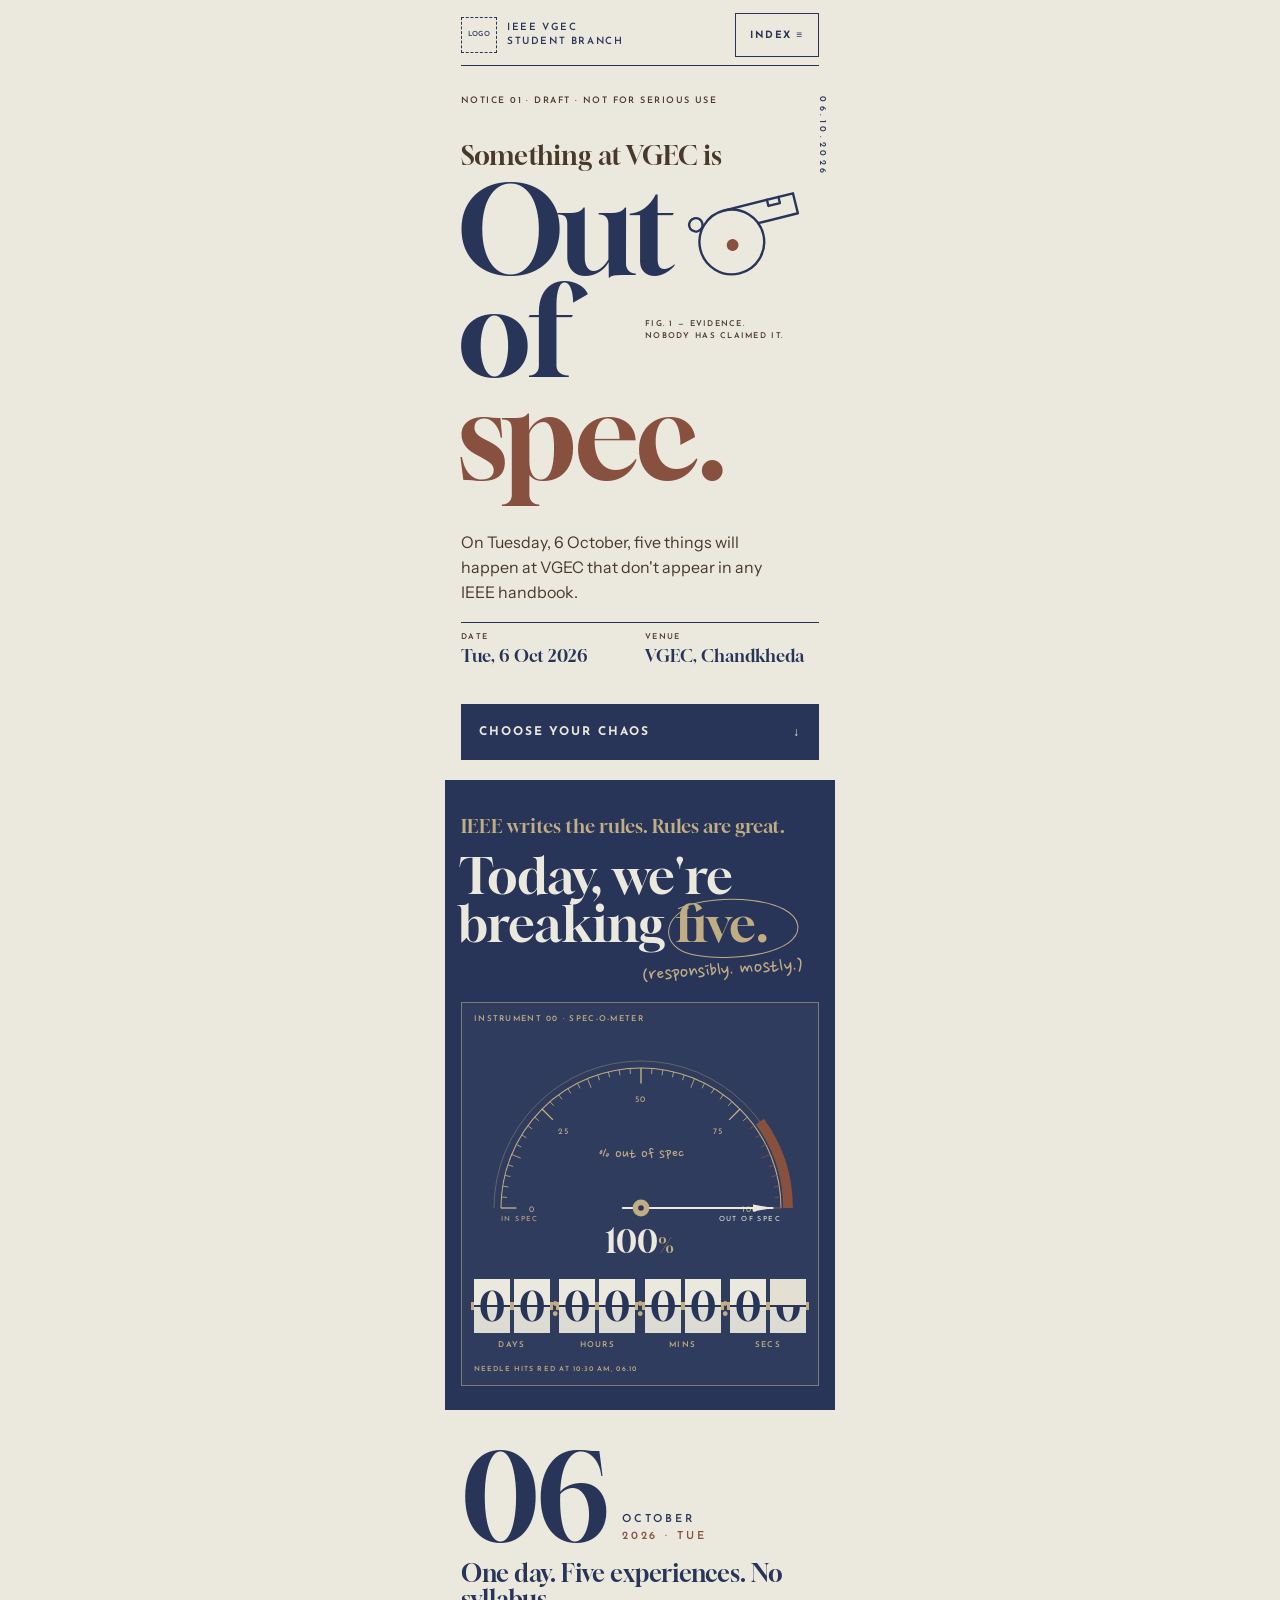
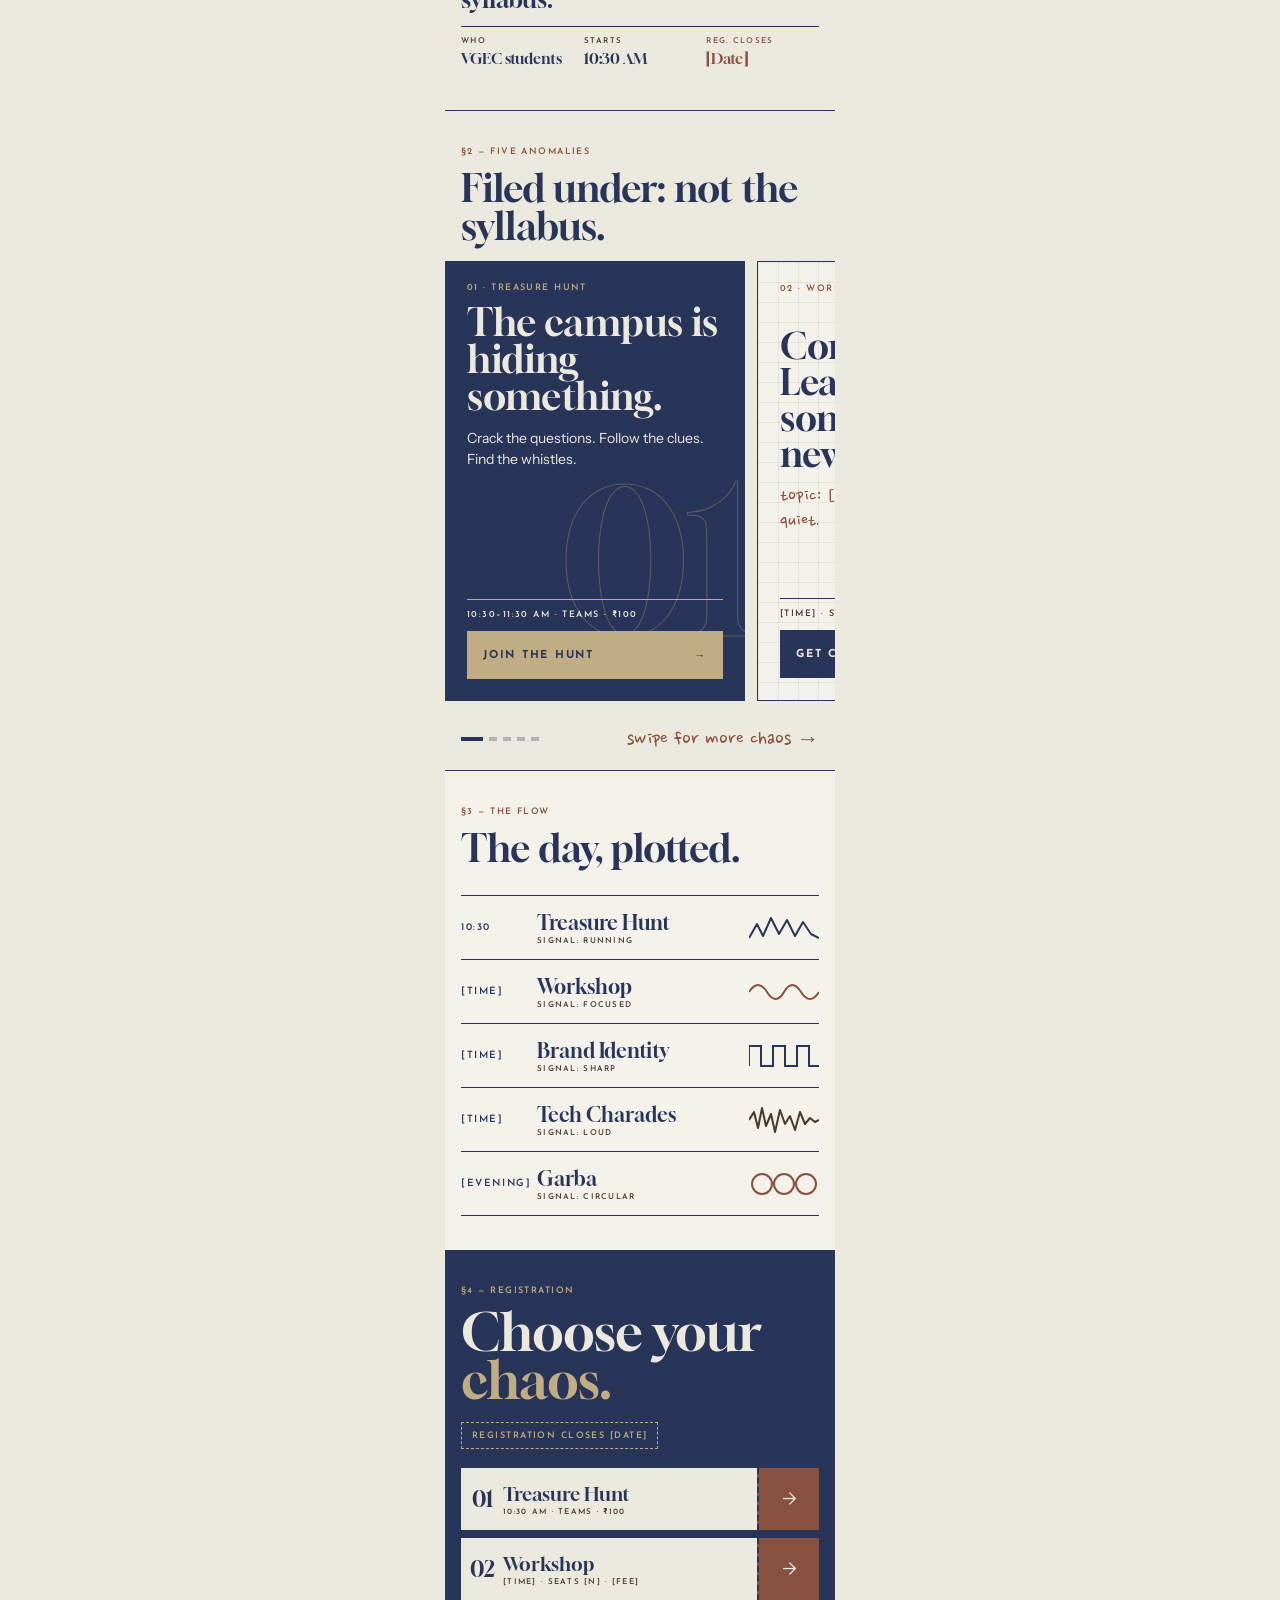
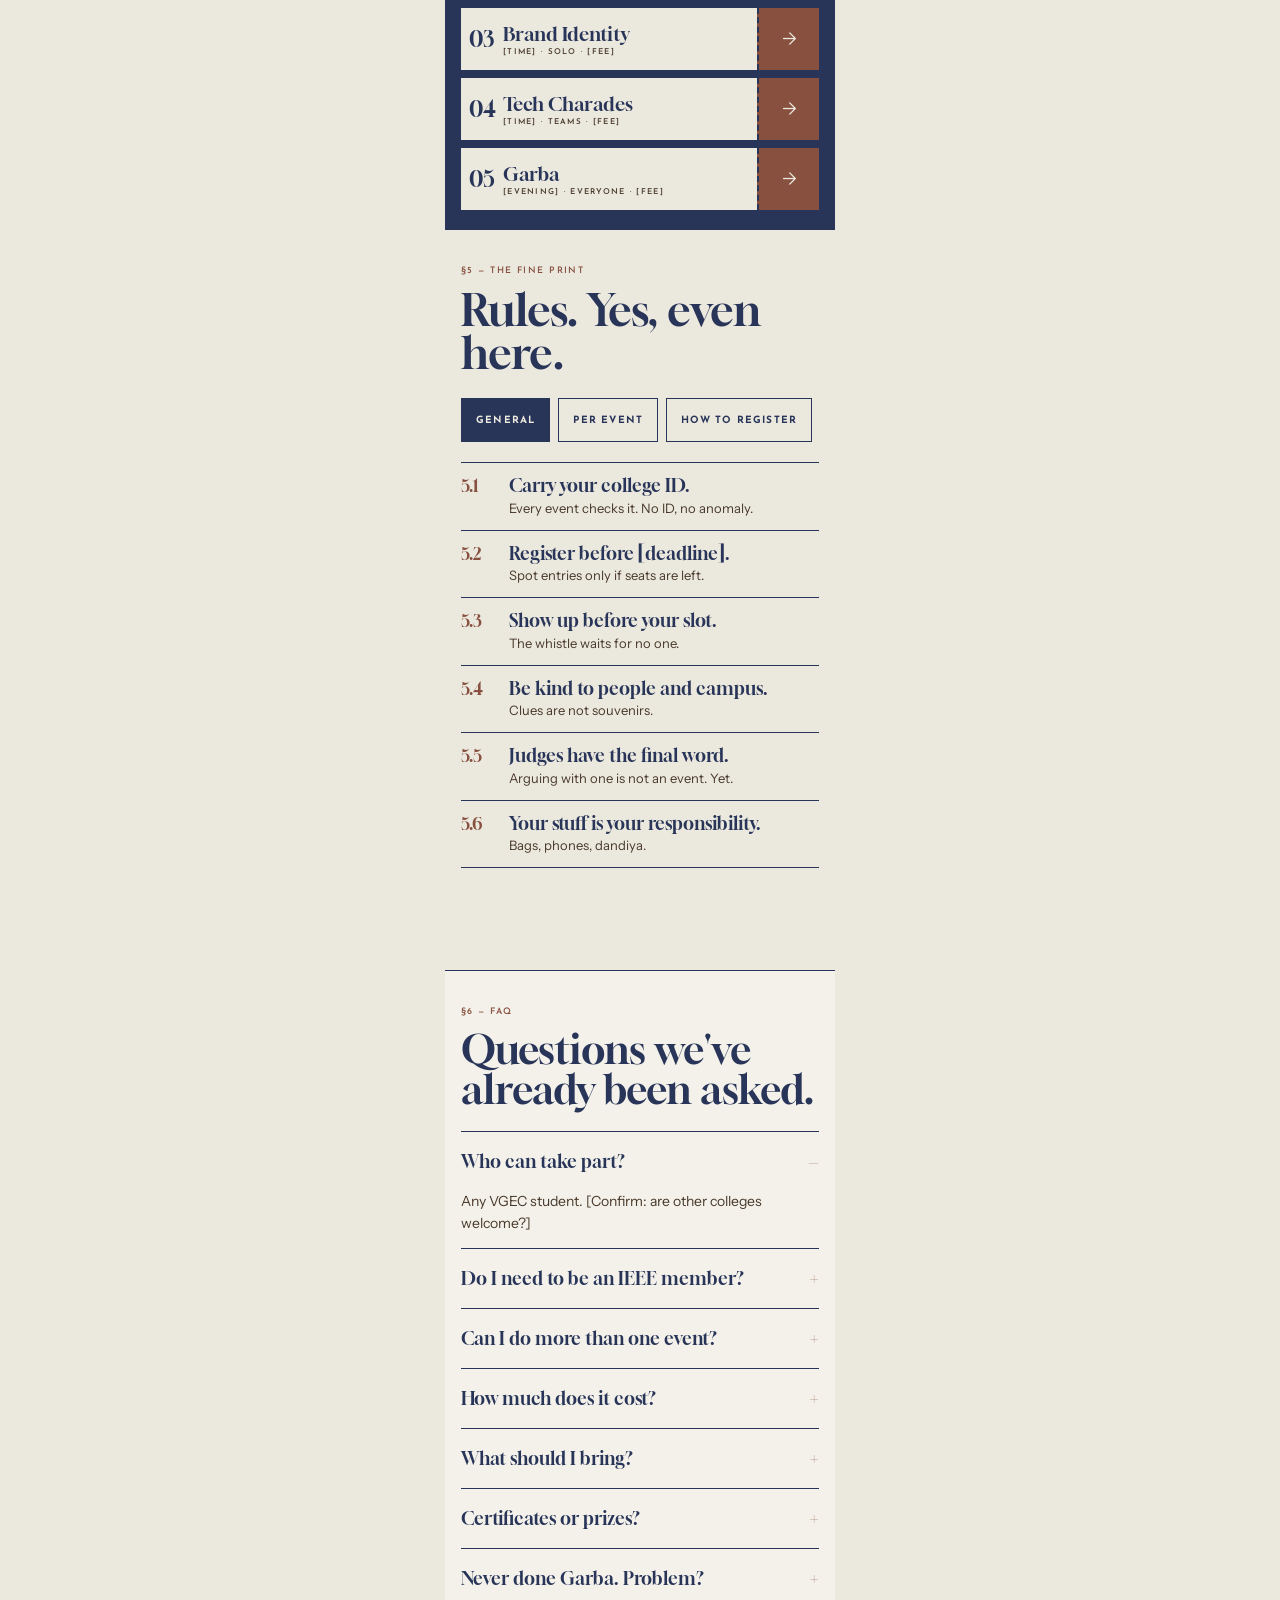
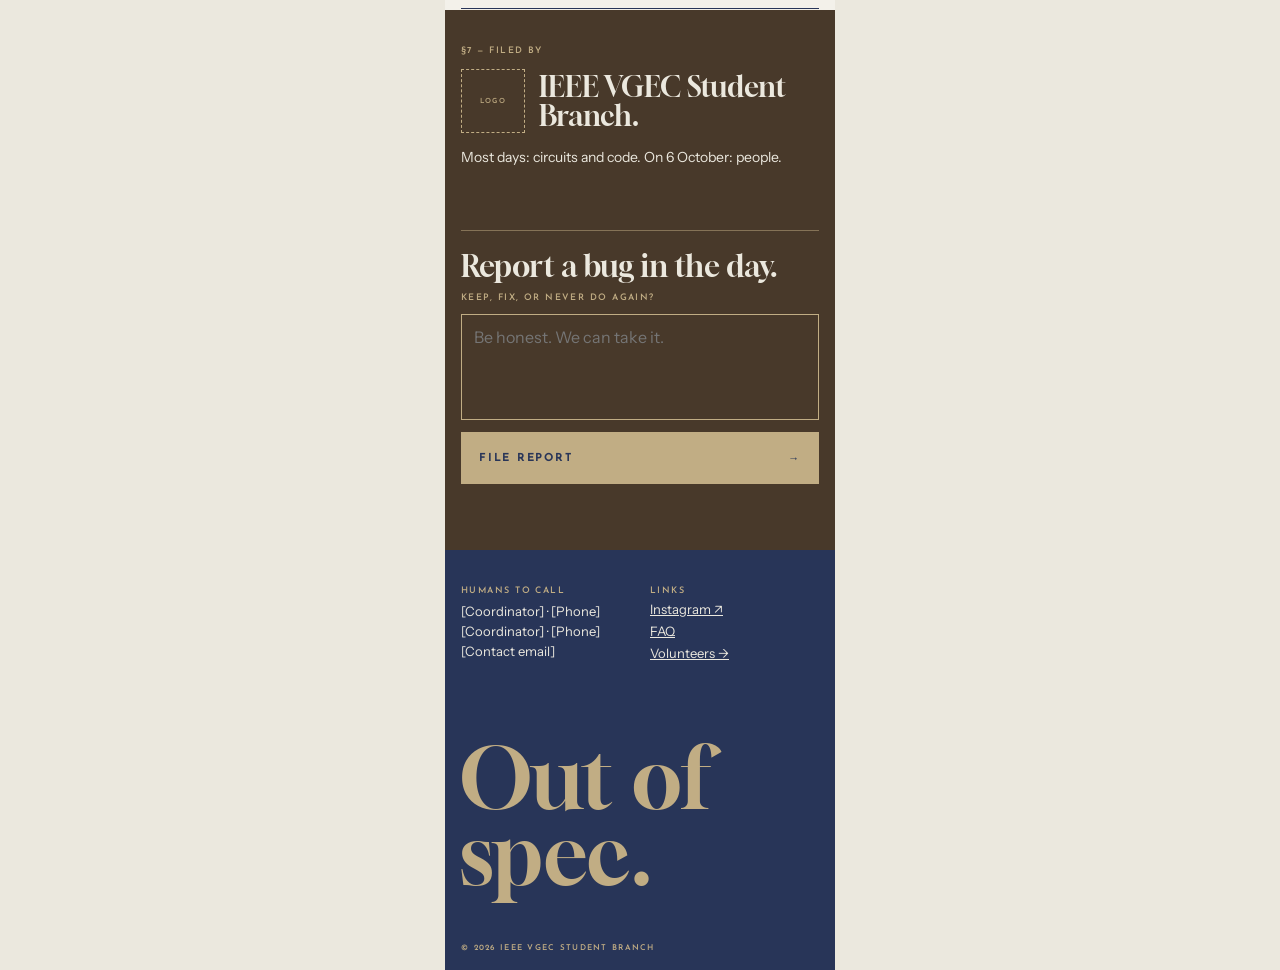
<file: design_references/framework_references/Mobile-html/index.html>
<!doctype html>
<html lang="en">
<head>
<meta charset="utf-8">
<meta name="viewport" content="width=device-width, initial-scale=1.0">
<title>IEEE Day 2026 — Mobile</title>
<link rel="stylesheet" href="https://fonts.googleapis.com/css2?family=Gloock&amp;family=Instrument+Sans:wght@400;500;600;700&amp;family=Josefin+Sans:wght@400;600;700&amp;family=Nanum+Pen+Script&amp;display=swap">
<style>
* { box-sizing: border-box; }
body { margin: 0; padding: 0; background: #EBE8DE; color: #283558; font-family: 'Instrument Sans', system-ui, sans-serif; display: flex; justify-content: center; }
.mobile-container { width: 390px; min-height: 5770px; position: relative; background: #EBE8DE; overflow: hidden; }

.d { font-family: 'Gloock', Georgia, serif; font-weight: 400; }
.l { font-family: 'Josefin Sans', Futura, 'Century Gothic', sans-serif; text-transform: uppercase; letter-spacing: .16em; font-weight: 600; }
.h { font-family: 'Nanum Pen Script', 'Comic Neue', cursive; font-weight: 400; }
a { color: #87503F; }
a:focus-visible, button:focus-visible { outline: 2px solid #87503F; outline-offset: 3px; }

.strip { scroll-snap-type: x mandatory; scrollbar-width: none; -webkit-overflow-scrolling: touch; }
.strip::-webkit-scrollbar { display: none; }
.strip > article { scroll-snap-align: start; }

.tab { height: 44px; padding: 0 14px; border: 1px solid #283558; background: transparent; color: #283558; font-family: 'Josefin Sans', Futura, sans-serif; text-transform: uppercase; letter-spacing: .12em; font-size: 10px; font-weight: 700; border-radius: 0; white-space: nowrap; flex-shrink: 0; cursor: pointer; }
.tab[data-on="true"] { background: #283558; color: #EBE8DE; }

.faq { width: 100%; min-height: 60px; display: flex; justify-content: space-between; align-items: center; gap: 16px; background: transparent; border: 0; border-top: 1px solid #283558; padding: 10px 0; font: inherit; color: #283558; text-align: left; cursor: pointer; }

.spin { animation: spin 60s linear infinite; }
@keyframes spin { to { transform: rotate(360deg); } }

.flap { position: relative; width: 70px; height: 100px; background: #EBE8DE; color: #283558; display: flex; align-items: center; justify-content: center; font-family: 'Gloock', Georgia, serif; font-size: 74px; line-height: 1; perspective: 300px; box-shadow: inset 0 -50px 0 rgba(40,53,88,.07); }
.flap::after { content: ''; position: absolute; left: 0; right: 0; top: calc(50% - 1px); height: 2px; background: #283558; }
.flap::before { content: ''; position: absolute; left: -5px; right: -5px; top: calc(50% - 6px); height: 12px; border-left: 5px solid #C1AD84; border-right: 5px solid #C1AD84; box-sizing: border-box; }
.fold { position: absolute; left: 0; right: 0; top: 0; height: 50%; background: #E3DFD2; transform-origin: 50% 100%; animation: fold 1s linear infinite; }
@keyframes fold { 0% { transform: rotateX(0); opacity: 1; } 28% { transform: rotateX(-90deg); opacity: 1; } 29%,100% { opacity: 0; } }

.flap.sm { width: 36px; height: 54px; font-size: 40px; box-shadow: inset 0 -27px 0 rgba(40,53,88,.07); }
.flap.sm::before { left: -3px; right: -3px; border-left-width: 3px; border-right-width: 3px; height: 8px; top: calc(50% - 4px); }

@media (prefers-reduced-motion: reduce) {
  .spin { animation: none; }
  .fold { animation: none; opacity: 0; }
}
</style>
</head>
<body>

<div class="mobile-container">
<!-- HERO -->
<section style="position: relative; height: 780px; overflow: hidden">
<header style="position: absolute; left: 16px; right: 16px; top: 14px; height: 52px; display: flex; align-items: center; justify-content: space-between; border-bottom: 1px solid #283558; padding-bottom: 10px">
<span style="display: flex; align-items: center; gap: 10px"><span class="l" style="width: 36px; height: 36px; border: 1.5px dashed #283558; display: flex; align-items: center; justify-content: center; font-size: 7px; letter-spacing: .04em">LOGO</span><span class="l" style="font-size: 10px; line-height: 1.4">IEEE VGEC<br>Student Branch</span></span>
<button class="l" type="button" aria-label="Open menu" style="height: 44px; padding: 0 14px; background: transparent; border: 1px solid #283558; color: #283558; border-radius: 0; font-size: 10px; font-weight: 700; cursor: pointer">Index ≡</button>
</header>
<span class="l" style="position: absolute; left: 16px; top: 96px; font-size: 9px; color: #48392A">Notice 01 · Draft · Not for serious use</span>
<div class="d" style="position: absolute; left: 16px; top: 140px; font-size: 26px; color: #48392A">Something at VGEC is</div>
<h1 class="d" style="position: absolute; left: 12px; top: 178px; margin: 0; font-size: 122px; line-height: .84; letter-spacing: -.02em; font-weight: 400">Out<br>of<br><span style="color: #87503F">spec.</span></h1>
<svg width="150" height="127" viewBox="0 0 380 320" fill="none" stroke="#283558" stroke-width="6" stroke-linecap="round" stroke-linejoin="round" role="img" aria-label="Line drawing of a whistle" style="position: absolute; left: 226px; top: 170px; transform: rotate(-14deg)">
<circle cx="150" cy="172" r="82" fill="#EBE8DE"></circle><path d="M152 90 H330 V142 H226"></path><path d="M262 90 V106 H292 V90"></path><circle cx="150" cy="180" r="15" fill="#87503F" stroke="none"></circle><circle cx="72" cy="108" r="17"></circle>
</svg>
<span class="l" style="position: absolute; left: 200px; top: 318px; width: 170px; font-size: 8px; line-height: 1.5; color: #48392A">Fig. 1 — Evidence.<br>Nobody has claimed it.</span>
<div class="l" style="position: absolute; right: 8px; top: 96px; writing-mode: vertical-rl; font-size: 9px; letter-spacing: .4em">06.10.2026</div>
<p style="position: absolute; left: 16px; top: 530px; width: 330px; margin: 0; font-size: 16px; line-height: 1.55; color: #48392A">On Tuesday, 6 October, five things will happen at VGEC that don't appear in any IEEE handbook.</p>
<div style="position: absolute; left: 16px; right: 16px; top: 622px; border-top: 1px solid #283558; padding-top: 10px; display: grid; grid-template-columns: repeat(2, minmax(0, 1fr)); gap: 10px">
<div style="display: flex; flex-direction: column; gap: 4px"><span class="l" style="font-size: 8px; color: #48392A">Date</span><span class="d" style="font-size: 17px">Tue, 6 Oct 2026</span></div>
<div style="display: flex; flex-direction: column; gap: 4px"><span class="l" style="font-size: 8px; color: #48392A">Venue</span><span class="d" style="font-size: 17px">VGEC, Chandkheda</span></div>
</div>
<a class="l" href="#m-register" style="position: absolute; left: 16px; right: 16px; top: 704px; height: 56px; display: flex; align-items: center; justify-content: space-between; padding: 0 18px; background: #283558; color: #EBE8DE; text-decoration: none; font-size: 12px; font-weight: 700">Choose your chaos <span>↓</span></a>
</section>

<!-- COUNTDOWN -->
<section style="position: relative; height: 630px; overflow: hidden; background: #283558; color: #EBE8DE">
<p class="d" style="position: absolute; left: 16px; top: 34px; width: 350px; margin: 0; font-size: 19px; line-height: 1.25; color: #C1AD84">IEEE writes the rules. Rules are great.</p>
<h2 class="d" style="position: absolute; left: 14px; top: 72px; margin: 0; font-size: 50px; line-height: .95; font-weight: 400">Today, we're<br>breaking <span style="position: relative; display: inline-block; color: #C1AD84">five.<svg width="150" height="70" viewBox="0 0 440 200" fill="none" aria-hidden="true" style="position: absolute; left: -18px; top: -6px"><path d="M60 40 C 180 -10, 400 10, 410 90 C 420 170, 220 200, 100 175 C 10 155, 10 70, 90 38" stroke="#C1AD84" stroke-width="3" stroke-linecap="round"></path></svg></span></h2>
<span class="h" style="position: absolute; left: 196px; top: 176px; font-size: 22px; color: #C1AD84; transform: rotate(-4deg)">(responsibly. mostly.)</span>
<div style="position: absolute; left: 16px; right: 16px; top: 222px; height: 384px; border: 1px solid rgba(193,173,132,.55); background: rgba(235,232,222,.035)">
<span class="l" style="position: absolute; left: 12px; top: 12px; font-size: 8px; color: #C1AD84">Instrument 00 · Spec-o-meter</span>
<div style="position: absolute; left: 11px; top: 30px"><svg width="336" height="189" viewBox="0 0 480 270" fill="none" role="img" aria-label="Spec-o-meter gauge: needle rising toward the out-of-spec zone as IEEE Day approaches">
<path d="M30 250 A210 210 0 0 1 450 250" stroke="#C1AD84" stroke-width="1" opacity=".5"></path>
<path d="M409.9 126.6 A210 210 0 0 1 450.0 250.0" stroke="#87503F" stroke-width="14"></path>
<path d="M40 250 A200 200 0 0 1 440 250" stroke="#C1AD84" stroke-width="1.5"></path>
<path d="M40.0 250.0 L62.0 250.0" stroke="#C1AD84" stroke-width="2"></path><path d="M40.6 234.3 L48.6 234.9" stroke="#C1AD84" stroke-width="1.2"></path><path d="M42.5 218.7 L50.4 220.0" stroke="#C1AD84" stroke-width="1.2"></path><path d="M45.5 203.3 L53.3 205.2" stroke="#C1AD84" stroke-width="1.2"></path><path d="M49.8 188.2 L57.4 190.7" stroke="#C1AD84" stroke-width="1.2"></path><path d="M55.2 173.5 L68.2 178.8" stroke="#C1AD84" stroke-width="1.2"></path><path d="M61.8 159.2 L68.9 162.8" stroke="#C1AD84" stroke-width="1.2"></path><path d="M69.5 145.5 L76.3 149.7" stroke="#C1AD84" stroke-width="1.2"></path><path d="M78.2 132.4 L84.7 137.1" stroke="#C1AD84" stroke-width="1.2"></path><path d="M87.9 120.1 L94.0 125.3" stroke="#C1AD84" stroke-width="1.2"></path><path d="M98.6 108.6 L114.1 124.1" stroke="#C1AD84" stroke-width="2"></path><path d="M110.1 97.9 L115.3 104.0" stroke="#C1AD84" stroke-width="1.2"></path><path d="M122.4 88.2 L127.1 94.7" stroke="#C1AD84" stroke-width="1.2"></path><path d="M135.5 79.5 L139.7 86.3" stroke="#C1AD84" stroke-width="1.2"></path><path d="M149.2 71.8 L152.8 78.9" stroke="#C1AD84" stroke-width="1.2"></path><path d="M163.5 65.2 L168.8 78.2" stroke="#C1AD84" stroke-width="1.2"></path><path d="M178.2 59.8 L180.7 67.4" stroke="#C1AD84" stroke-width="1.2"></path><path d="M193.3 55.5 L195.2 63.3" stroke="#C1AD84" stroke-width="1.2"></path><path d="M208.7 52.5 L210.0 60.4" stroke="#C1AD84" stroke-width="1.2"></path><path d="M224.3 50.6 L224.9 58.6" stroke="#C1AD84" stroke-width="1.2"></path><path d="M240.0 50.0 L240.0 72.0" stroke="#C1AD84" stroke-width="2"></path><path d="M255.7 50.6 L255.1 58.6" stroke="#C1AD84" stroke-width="1.2"></path><path d="M271.3 52.5 L270.0 60.4" stroke="#C1AD84" stroke-width="1.2"></path><path d="M286.7 55.5 L284.8 63.3" stroke="#C1AD84" stroke-width="1.2"></path><path d="M301.8 59.8 L299.3 67.4" stroke="#C1AD84" stroke-width="1.2"></path><path d="M316.5 65.2 L311.2 78.2" stroke="#C1AD84" stroke-width="1.2"></path><path d="M330.8 71.8 L327.2 78.9" stroke="#C1AD84" stroke-width="1.2"></path><path d="M344.5 79.5 L340.3 86.3" stroke="#C1AD84" stroke-width="1.2"></path><path d="M357.6 88.2 L352.9 94.7" stroke="#C1AD84" stroke-width="1.2"></path><path d="M369.9 97.9 L364.7 104.0" stroke="#C1AD84" stroke-width="1.2"></path><path d="M381.4 108.6 L365.9 124.1" stroke="#C1AD84" stroke-width="2"></path><path d="M392.1 120.1 L386.0 125.3" stroke="#C1AD84" stroke-width="1.2"></path><path d="M401.8 132.4 L395.3 137.1" stroke="#87503F" stroke-width="1.2"></path><path d="M410.5 145.5 L403.7 149.7" stroke="#87503F" stroke-width="1.2"></path><path d="M418.2 159.2 L411.1 162.8" stroke="#87503F" stroke-width="1.2"></path><path d="M424.8 173.5 L411.8 178.8" stroke="#87503F" stroke-width="1.2"></path><path d="M430.2 188.2 L422.6 190.7" stroke="#87503F" stroke-width="1.2"></path><path d="M434.5 203.3 L426.7 205.2" stroke="#87503F" stroke-width="1.2"></path><path d="M437.5 218.7 L429.6 220.0" stroke="#87503F" stroke-width="1.2"></path><path d="M439.4 234.3 L431.4 234.9" stroke="#87503F" stroke-width="1.2"></path><path d="M440.0 250.0 L418.0 250.0" stroke="#87503F" stroke-width="2"></path>
<g font-family="Josefin Sans, sans-serif" font-size="12" letter-spacing="1.5" fill="#C1AD84"><text x="84.0" y="255.0" text-anchor="middle">0</text><text x="129.7" y="144.7" text-anchor="middle">25</text><text x="240.0" y="99.0" text-anchor="middle">50</text><text x="350.3" y="144.7" text-anchor="middle">75</text><text x="396.0" y="255.0" text-anchor="middle">100</text></g>
<text x="40" y="268" font-family="Josefin Sans, sans-serif" font-size="10" letter-spacing="2" fill="#C1AD84">IN SPEC</text>
<text x="440" y="268" text-anchor="end" font-family="Josefin Sans, sans-serif" font-size="10" letter-spacing="2" fill="#EBE8DE">OUT OF SPEC</text>
<text x="240" y="180" text-anchor="middle" font-family="Nanum Pen Script, cursive" font-size="24" fill="#C1AD84">% out of spec</text>
<g id="needle-group" transform="rotate(-180 240 250)"><path d="M214 250 L428 250" stroke="#EBE8DE" stroke-width="3" stroke-linecap="round"></path><path d="M400 245 L428 250 L400 255 Z" fill="#EBE8DE"></path></g>
<circle cx="240" cy="250" r="12" fill="#C1AD84"></circle><circle cx="240" cy="250" r="4" fill="#283558"></circle>
</svg></div>
<div class="d" style="position: absolute; left: 0; right: 0; top: 222px; text-align: center; font-size: 32px; line-height: 1"><span id="pct-val">0</span><span style="font-size: 20px; color: #C1AD84">%</span></div>
<div style="position: absolute; left: 12px; right: 12px; top: 276px; display: flex; justify-content: space-between; align-items: flex-start"><div style="display: flex; flex-direction: column; align-items: center; gap: 8px"><div style="display: flex; gap: 4px"><span class="flap sm" id="cd-d1">0</span><span class="flap sm" id="cd-d2">0</span></div><span class="l" style="font-size: 8px; color: #C1AD84">Days</span></div><span class="d" style="font-size: 28px; line-height: 54px; color: #C1AD84">:</span><div style="display: flex; flex-direction: column; align-items: center; gap: 8px"><div style="display: flex; gap: 4px"><span class="flap sm" id="cd-h1">0</span><span class="flap sm" id="cd-h2">0</span></div><span class="l" style="font-size: 8px; color: #C1AD84">Hours</span></div><span class="d" style="font-size: 28px; line-height: 54px; color: #C1AD84">:</span><div style="display: flex; flex-direction: column; align-items: center; gap: 8px"><div style="display: flex; gap: 4px"><span class="flap sm" id="cd-m1">0</span><span class="flap sm" id="cd-m2">0</span></div><span class="l" style="font-size: 8px; color: #C1AD84">Mins</span></div><span class="d" style="font-size: 28px; line-height: 54px; color: #C1AD84">:</span><div style="display: flex; flex-direction: column; align-items: center; gap: 8px"><div style="display: flex; gap: 4px"><span class="flap sm" id="cd-s1">0</span><span class="flap sm" id="cd-s2">0<span class="fold"></span></span></div><span class="l" style="font-size: 8px; color: #C1AD84">Secs</span></div></div>
<span class="l" style="position: absolute; left: 12px; bottom: 12px; font-size: 7px; color: #C1AD84">Needle hits red at 10:30 AM, 06.10</span>
</div>
</section>

<!-- THE DAY -->
<section style="position: relative; height: 300px; overflow: hidden">
<div style="position: absolute; left: 16px; top: 36px; display: flex; align-items: flex-end; gap: 14px">
<span class="d" style="font-size: 120px; line-height: .85; letter-spacing: -.03em">06</span>
<div style="display: flex; flex-direction: column; gap: 6px; padding-bottom: 6px"><span class="l" style="font-size: 11px; letter-spacing: .26em">October</span><span class="l" style="font-size: 11px; letter-spacing: .26em; color: #87503F">2026 · Tue</span></div>
</div>
<p class="d" style="position: absolute; left: 16px; top: 150px; margin: 0; font-size: 24px; line-height: 1.1">One day. Five experiences. No syllabus.</p>
<dl style="position: absolute; left: 16px; right: 16px; top: 216px; margin: 0; display: grid; grid-template-columns: repeat(3, minmax(0, 1fr)); gap: 10px; border-top: 1px solid #283558; padding-top: 10px">
<div style="display: flex; flex-direction: column; gap: 4px"><dt class="l" style="font-size: 8px; color: #48392A">Who</dt><dd class="d" style="margin: 0; font-size: 15px">VGEC students</dd></div>
<div style="display: flex; flex-direction: column; gap: 4px"><dt class="l" style="font-size: 8px; color: #48392A">Starts</dt><dd class="d" style="margin: 0; font-size: 15px">10:30 AM</dd></div>
<div style="display: flex; flex-direction: column; gap: 4px"><dt class="l" style="font-size: 8px; color: #87503F">Reg. closes</dt><dd class="d" style="margin: 0; font-size: 15px; color: #87503F">[Date]</dd></div>
</dl>
</section>

<!-- EVENTS: swipe strip -->
<section id="m-events" style="position: relative; height: 660px; overflow: hidden; border-top: 1px solid #283558">
<span class="l" style="position: absolute; left: 16px; top: 36px; font-size: 9px; color: #87503F">§2 — Five anomalies</span>
<h2 class="d" style="position: absolute; left: 16px; top: 58px; margin: 0; font-size: 38px; line-height: 1; font-weight: 400">Filed under: not the syllabus.</h2>
<div class="strip" style="position: absolute; left: 0; right: 0; top: 150px; height: 450px; display: flex; gap: 12px; padding: 0 16px; overflow-x: auto; box-sizing: border-box">
<article style="flex: 0 0 300px; height: 440px; box-sizing: border-box; background: #283558; color: #EBE8DE; padding: 22px; display: flex; flex-direction: column; gap: 12px; position: relative; overflow: hidden">
<div class="d" aria-hidden="true" style="position: absolute; right: -10px; bottom: 40px; font-size: 200px; line-height: 1; color: transparent; -webkit-text-stroke: 1px rgba(193,173,132,.35)">01</div>
<span class="l" style="font-size: 9px; color: #C1AD84">01 · Treasure Hunt</span>
<h3 class="d" style="margin: 0; font-size: 38px; line-height: .98; font-weight: 400">The campus is hiding something.</h3>
<p style="margin: 0; font-size: 14px; line-height: 1.5">Crack the questions. Follow the clues. Find the whistles.</p>
<span class="l" style="margin-top: auto; font-size: 9px; border-top: 1px solid #C1AD84; padding-top: 10px; position: relative">10:30–11:30 AM · Teams · ₹100</span>
<a class="l" href="#m-register" style="height: 48px; padding: 0 16px; display: flex; align-items: center; justify-content: space-between; background: #C1AD84; color: #283558; text-decoration: none; font-size: 11px; font-weight: 700; position: relative">Join the hunt <span>→</span></a>
</article>
<article style="flex: 0 0 300px; height: 440px; box-sizing: border-box; background-color: #F3F1EA; background-image: linear-gradient(rgba(40,53,88,.08) 1px, transparent 1px), linear-gradient(90deg, rgba(40,53,88,.08) 1px, transparent 1px); background-size: 20px 20px; border: 1px solid #283558; padding: 22px; display: flex; flex-direction: column; gap: 12px">
<div style="display: flex; justify-content: space-between"><span class="l" style="font-size: 9px; color: #87503F">02 · Workshop</span><span class="d" style="font-size: 40px; line-height: .8; color: #87503F">02</span></div>
<h3 class="d" style="margin: 0; font-size: 36px; line-height: 1; font-weight: 400">Come curious. Leave with something new.</h3>
<span class="h" style="font-size: 20px; color: #87503F">topic: [TBA] — we're keeping it quiet.</span>
<span class="l" style="margin-top: auto; font-size: 9px; color: #48392A; border-top: 1px solid #283558; padding-top: 10px">[Time] · Seats [N] · [Fee]</span>
<a class="l" href="#m-register" style="height: 48px; padding: 0 16px; display: flex; align-items: center; justify-content: space-between; background: #283558; color: #EBE8DE; text-decoration: none; font-size: 11px; font-weight: 700">Get curious <span>→</span></a>
</article>
<article style="flex: 0 0 300px; height: 440px; box-sizing: border-box; background: #C1AD84; color: #283558; padding: 22px; display: flex; flex-direction: column; gap: 12px; position: relative; overflow: hidden">
<svg width="150" height="150" viewBox="0 0 580 580" fill="none" stroke="#283558" aria-hidden="true" style="position: absolute; right: -24px; top: -24px"><circle cx="290" cy="290" r="220" stroke-width="3"></circle><circle cx="240" cy="290" r="110" stroke-width="4"></circle><circle cx="340" cy="290" r="110" stroke-width="4"></circle><path d="M290 192 A110 110 0 0 1 290 388 A110 110 0 0 1 290 192 Z" fill="#87503F" stroke="none"></path></svg>
<span class="l" style="font-size: 9px">03 · Brand Identity</span>
<h3 class="d" style="margin: 60px 0 0; font-size: 36px; line-height: 1; font-weight: 400">A brand. A blank canvas. No bad ideas.</h3>
<span style="font-size: 13px; color: #48392A">Judged on uniqueness · innovation · creativity.</span>
<span class="l" style="margin-top: auto; font-size: 9px; color: #48392A; border-top: 1px solid #283558; padding-top: 10px">[Time] · Solo · [Fee]</span>
<a class="l" href="#m-register" style="height: 48px; padding: 0 16px; display: flex; align-items: center; justify-content: space-between; background: #283558; color: #EBE8DE; text-decoration: none; font-size: 11px; font-weight: 700">Build the brand <span>→</span></a>
</article>
<article style="flex: 0 0 300px; height: 440px; box-sizing: border-box; background: #EBE8DE; border: 2px solid #48392A; color: #48392A; padding: 22px; display: flex; flex-direction: column; gap: 12px">
<div style="display: flex; justify-content: space-between"><span class="l" style="font-size: 9px">04 · Tech Charades</span><span class="d" style="font-size: 40px; line-height: .8">04</span></div>
<div style="background: #F3F1EA; border: 2px solid #48392A; padding: 14px"><h3 class="d" style="margin: 0; font-size: 30px; line-height: 1; font-weight: 400">No keyboard. No mouse. <span style="color: #87503F">Just vibes.</span></h3></div>
<p style="margin: 0; font-size: 13px; line-height: 1.45">Guess the tech term. Don't say it, type it or draw it.</p>
<div style="display: flex; flex-wrap: wrap; gap: 4px 12px"><span class="l" style="font-size: 10px; text-decoration: line-through; text-decoration-color: #87503F">Recursion</span><span class="l" style="font-size: 10px; text-decoration: line-through; text-decoration-color: #87503F">Firewall</span><span class="l" style="font-size: 10px; text-decoration: line-through; text-decoration-color: #87503F">The cloud</span></div>
<span class="l" style="margin-top: auto; font-size: 9px; border-top: 1px solid #48392A; padding-top: 10px">[Time] · Teams · [Fee]</span>
<a class="l" href="#m-register" style="height: 48px; padding: 0 16px; display: flex; align-items: center; justify-content: space-between; background: #48392A; color: #EBE8DE; text-decoration: none; font-size: 11px; font-weight: 700">Play it out <span>→</span></a>
</article>
<article style="flex: 0 0 300px; height: 440px; box-sizing: border-box; background: #87503F; color: #EBE8DE; padding: 22px; display: flex; flex-direction: column; gap: 12px; position: relative; overflow: hidden">
<svg width="260" height="260" viewBox="0 0 640 640" fill="none" aria-hidden="true" style="position: absolute; right: -90px; top: 90px"><g class="spin" style="transform-origin: 320px 320px"><circle cx="320" cy="320" r="300" stroke="#EBE8DE" stroke-dasharray="2 10"></circle><circle cx="320" cy="320" r="220" stroke="#C1AD84" stroke-width="3"></circle><circle cx="540" cy="320" r="13" fill="#EBE8DE"></circle><circle cx="100" cy="320" r="13" fill="#EBE8DE"></circle><circle cx="320" cy="100" r="13" fill="#EBE8DE"></circle></g><path d="M285 375 L355 265 M355 375 L285 265" stroke="#C1AD84" stroke-width="10" stroke-linecap="round"></path></svg>
<span class="l" style="font-size: 9px; position: relative">05 · Garba</span>
<h3 class="d" style="margin: 0; font-size: 44px; line-height: .95; font-weight: 400; position: relative">Yes,<br>IEEE does<br>Garba.</h3>
<span class="h" style="font-size: 20px; position: relative">bring dandiya. or two confident pens.</span>
<span class="l" style="margin-top: auto; font-size: 9px; border-top: 1px solid #EBE8DE; padding-top: 10px; position: relative">[Evening] · Everyone · [Fee]</span>
<a class="l" href="#m-register" style="height: 48px; padding: 0 16px; display: flex; align-items: center; justify-content: space-between; background: #EBE8DE; color: #87503F; text-decoration: none; font-size: 11px; font-weight: 700; position: relative">Join the circle <span>→</span></a>
</article>
</div>
<div style="position: absolute; left: 16px; right: 16px; top: 614px; display: flex; justify-content: space-between; align-items: center">
<div style="display: flex; gap: 6px" aria-hidden="true"><span style="width: 22px; height: 4px; background: #283558"></span><span style="width: 8px; height: 4px; background: rgba(40,53,88,.3)"></span><span style="width: 8px; height: 4px; background: rgba(40,53,88,.3)"></span><span style="width: 8px; height: 4px; background: rgba(40,53,88,.3)"></span><span style="width: 8px; height: 4px; background: rgba(40,53,88,.3)"></span></div>
<span class="h" style="font-size: 22px; color: #87503F">swipe for more chaos →</span>
</div>
</section>

<!-- FLOW: compact -->
<section style="position: relative; height: 480px; overflow: hidden; background: #F3F1EA; border-top: 1px solid #283558">
<span class="l" style="position: absolute; left: 16px; top: 36px; font-size: 9px; color: #87503F">§3 — The flow</span>
<h2 class="d" style="position: absolute; left: 16px; top: 58px; margin: 0; font-size: 38px; line-height: 1; font-weight: 400">The day, plotted.</h2>
<div style="position: absolute; left: 16px; right: 16px; top: 124px; display: flex; flex-direction: column; border-bottom: 1px solid #283558">
<div style="height: 64px; display: grid; grid-template-columns: 76px 1fr 70px; align-items: center; border-top: 1px solid #283558"><span class="l" style="font-size: 10px">10:30</span><div style="display: flex; flex-direction: column; gap: 2px"><span class="d" style="font-size: 20px">Treasure Hunt</span><span class="l" style="font-size: 8px; color: #48392A">Signal: running</span></div><svg width="70" height="28" viewBox="0 0 70 28" fill="none" stroke="#283558" stroke-width="2" stroke-linejoin="round" aria-hidden="true"><path d="M0 24 L8 10 L14 22 L22 4 L30 20 L38 6 L46 22 L54 8 L62 20 L70 24"></path></svg></div>
<div style="height: 64px; display: grid; grid-template-columns: 76px 1fr 70px; align-items: center; border-top: 1px solid #283558"><span class="l" style="font-size: 10px">[Time]</span><div style="display: flex; flex-direction: column; gap: 2px"><span class="d" style="font-size: 20px">Workshop</span><span class="l" style="font-size: 8px; color: #48392A">Signal: focused</span></div><svg width="70" height="28" viewBox="0 0 70 28" fill="none" stroke="#87503F" stroke-width="2" aria-hidden="true"><path d="M0 14 Q 9 0 18 14 T 35 14 T 52 14 T 70 14"></path></svg></div>
<div style="height: 64px; display: grid; grid-template-columns: 76px 1fr 70px; align-items: center; border-top: 1px solid #283558"><span class="l" style="font-size: 10px">[Time]</span><div style="display: flex; flex-direction: column; gap: 2px"><span class="d" style="font-size: 20px">Brand Identity</span><span class="l" style="font-size: 8px; color: #48392A">Signal: sharp</span></div><svg width="70" height="28" viewBox="0 0 70 28" fill="none" stroke="#283558" stroke-width="2" aria-hidden="true"><path d="M0 24 V4 H12 V24 H24 V4 H36 V24 H48 V4 H60 V24 H70"></path></svg></div>
<div style="height: 64px; display: grid; grid-template-columns: 76px 1fr 70px; align-items: center; border-top: 1px solid #283558"><span class="l" style="font-size: 10px">[Time]</span><div style="display: flex; flex-direction: column; gap: 2px"><span class="d" style="font-size: 20px">Tech Charades</span><span class="l" style="font-size: 8px; color: #48392A">Signal: loud</span></div><svg width="70" height="28" viewBox="0 0 70 28" fill="none" stroke="#48392A" stroke-width="2" stroke-linejoin="round" aria-hidden="true"><path d="M0 14 L5 6 L9 22 L13 2 L17 20 L22 8 L26 26 L31 4 L36 18 L41 10 L46 24 L51 6 L56 18 L61 12 L66 16 L70 14"></path></svg></div>
<div style="height: 64px; display: grid; grid-template-columns: 76px 1fr 70px; align-items: center; border-top: 1px solid #283558"><span class="l" style="font-size: 10px">[Evening]</span><div style="display: flex; flex-direction: column; gap: 2px"><span class="d" style="font-size: 20px">Garba</span><span class="l" style="font-size: 8px; color: #48392A">Signal: circular</span></div><svg width="70" height="28" viewBox="0 0 70 28" fill="none" stroke="#87503F" stroke-width="2" aria-hidden="true"><circle cx="13" cy="14" r="10"></circle><circle cx="35" cy="14" r="10"></circle><circle cx="57" cy="14" r="10"></circle></svg></div>
</div>
</section>

<!-- REGISTER -->
<section id="m-register" style="position: relative; height: 580px; overflow: hidden; background: #283558; color: #EBE8DE">
<span class="l" style="position: absolute; left: 16px; top: 36px; font-size: 9px; color: #C1AD84">§4 — Registration</span>
<h2 class="d" style="position: absolute; left: 16px; top: 58px; margin: 0; font-size: 52px; line-height: .92; font-weight: 400">Choose your <span style="color: #C1AD84">chaos.</span></h2>
<span class="l" style="position: absolute; left: 16px; top: 172px; font-size: 9px; color: #C1AD84; border: 1px dashed #C1AD84; padding: 8px 10px">Registration closes [Date]</span>
<div style="position: absolute; left: 16px; right: 16px; top: 218px; display: flex; flex-direction: column; gap: 8px">
<a href="#" style="height: 62px; background: #EBE8DE; color: #283558; text-decoration: none; display: grid; grid-template-columns: 42px 1fr 62px; align-items: center"><span class="d" style="font-size: 22px; text-align: center">01</span><span style="display: flex; flex-direction: column; gap: 3px"><span class="d" style="font-size: 19px">Treasure Hunt</span><span class="l" style="font-size: 8px; color: #48392A">10:30 AM · Teams · ₹100</span></span><span style="height: 100%; border-left: 2px dashed #283558; display: flex; align-items: center; justify-content: center; background: #87503F; color: #EBE8DE; font-size: 18px" aria-label="Join the hunt">→</span></a>
<a href="#" style="height: 62px; background: #EBE8DE; color: #283558; text-decoration: none; display: grid; grid-template-columns: 42px 1fr 62px; align-items: center"><span class="d" style="font-size: 22px; text-align: center">02</span><span style="display: flex; flex-direction: column; gap: 3px"><span class="d" style="font-size: 19px">Workshop</span><span class="l" style="font-size: 8px; color: #48392A">[Time] · Seats [N] · [Fee]</span></span><span style="height: 100%; border-left: 2px dashed #283558; display: flex; align-items: center; justify-content: center; background: #87503F; color: #EBE8DE; font-size: 18px" aria-label="Get curious">→</span></a>
<a href="#" style="height: 62px; background: #EBE8DE; color: #283558; text-decoration: none; display: grid; grid-template-columns: 42px 1fr 62px; align-items: center"><span class="d" style="font-size: 22px; text-align: center">03</span><span style="display: flex; flex-direction: column; gap: 3px"><span class="d" style="font-size: 19px">Brand Identity</span><span class="l" style="font-size: 8px; color: #48392A">[Time] · Solo · [Fee]</span></span><span style="height: 100%; border-left: 2px dashed #283558; display: flex; align-items: center; justify-content: center; background: #87503F; color: #EBE8DE; font-size: 18px" aria-label="Build the brand">→</span></a>
<a href="#" style="height: 62px; background: #EBE8DE; color: #283558; text-decoration: none; display: grid; grid-template-columns: 42px 1fr 62px; align-items: center"><span class="d" style="font-size: 22px; text-align: center">04</span><span style="display: flex; flex-direction: column; gap: 3px"><span class="d" style="font-size: 19px">Tech Charades</span><span class="l" style="font-size: 8px; color: #48392A">[Time] · Teams · [Fee]</span></span><span style="height: 100%; border-left: 2px dashed #283558; display: flex; align-items: center; justify-content: center; background: #87503F; color: #EBE8DE; font-size: 18px" aria-label="Play it out">→</span></a>
<a href="#" style="height: 62px; background: #EBE8DE; color: #283558; text-decoration: none; display: grid; grid-template-columns: 42px 1fr 62px; align-items: center"><span class="d" style="font-size: 22px; text-align: center">05</span><span style="display: flex; flex-direction: column; gap: 3px"><span class="d" style="font-size: 19px">Garba</span><span class="l" style="font-size: 8px; color: #48392A">[Evening] · Everyone · [Fee]</span></span><span style="height: 100%; border-left: 2px dashed #283558; display: flex; align-items: center; justify-content: center; background: #87503F; color: #EBE8DE; font-size: 18px" aria-label="Join the circle">→</span></a>
</div>
</section>

<!-- GUIDELINES -->
<section style="position: relative; height: 740px; overflow: hidden">
<span class="l" style="position: absolute; left: 16px; top: 36px; font-size: 9px; color: #87503F">§5 — The fine print</span>
<h2 class="d" style="position: absolute; left: 16px; top: 58px; margin: 0; font-size: 44px; line-height: .98; font-weight: 400">Rules. Yes, even here.</h2>
<div role="tablist" aria-label="Guideline groups" id="tab-container" style="position: absolute; left: 0; right: 0; top: 168px; display: flex; gap: 8px; padding: 0 16px; overflow-x: auto">
  <!-- Tabs inserted by JS -->
</div>
<div role="tabpanel" id="rules-container" style="position: absolute; left: 16px; right: 16px; top: 232px; display: flex; flex-direction: column; border-bottom: 1px solid #283558">
  <!-- Rules inserted by JS -->
</div>
</section>

<!-- FAQ -->
<section style="position: relative; height: 640px; overflow: hidden; background: #F3F1EA; border-top: 1px solid #283558">
<span class="l" style="position: absolute; left: 16px; top: 36px; font-size: 9px; color: #87503F">§6 — FAQ</span>
<h2 class="d" style="position: absolute; left: 16px; top: 58px; margin: 0; font-size: 40px; line-height: 1; font-weight: 400">Questions we've already been asked.</h2>
<div id="faq-container" style="position: absolute; left: 16px; right: 16px; top: 160px; display: flex; flex-direction: column; border-bottom: 1px solid #283558">
  <!-- FAQs inserted by JS -->
</div>
</section>

<!-- ABOUT + FEEDBACK -->
<section style="position: relative; height: 540px; overflow: hidden; background: #48392A; color: #EBE8DE">
<div style="position: absolute; left: 16px; right: 16px; top: 36px; display: flex; flex-direction: column; gap: 14px">
<span class="l" style="font-size: 9px; color: #C1AD84">§7 — Filed by</span>
<div style="display: flex; gap: 14px; align-items: center"><div class="l" style="width: 64px; height: 64px; flex-shrink: 0; border: 1.5px dashed #C1AD84; display: flex; align-items: center; justify-content: center; font-size: 7px; color: #C1AD84">Logo</div><h2 class="d" style="margin: 0; font-size: 28px; line-height: 1.05; font-weight: 400">IEEE VGEC Student Branch.</h2></div>
<p style="margin: 0; font-size: 14px; line-height: 1.55">Most days: circuits and code. On 6 October: people.</p>
</div>
<form style="position: absolute; left: 16px; right: 16px; top: 220px; display: flex; flex-direction: column; gap: 12px; border-top: 1px solid rgba(193,173,132,.5); padding-top: 20px">
<span class="d" style="font-size: 30px; line-height: 1">Report a bug in the day.</span>
<label class="l" for="m-fb" style="font-size: 9px; color: #C1AD84">Keep, fix, or never do again?</label>
<textarea id="m-fb" rows="4" placeholder="Be honest. We can take it." style="background: transparent; color: #EBE8DE; border: 1px solid #C1AD84; border-radius: 0; padding: 12px; font: inherit; font-size: 16px; resize: none"></textarea>
<button class="l" type="button" style="height: 52px; background: #C1AD84; color: #283558; border: 0; border-radius: 0; font-size: 11px; font-weight: 700; display: flex; align-items: center; justify-content: space-between; padding: 0 18px; cursor: pointer">File report <span>→</span></button>
</form>
</section>

<!-- FOOTER -->
<footer style="position: relative; height: 420px; overflow: hidden; background: #283558; color: #EBE8DE">
<div style="position: absolute; left: 16px; right: 16px; top: 36px; display: grid; grid-template-columns: repeat(2, minmax(0, 1fr)); gap: 20px">
<div style="display: flex; flex-direction: column; gap: 6px"><span class="l" style="font-size: 9px; color: #C1AD84">Humans to call</span><span style="font-size: 13px; line-height: 1.55">[Coordinator] · [Phone]<br>[Coordinator] · [Phone]<br>[Contact email]</span></div>
<div style="display: flex; flex-direction: column; gap: 6px"><span class="l" style="font-size: 9px; color: #C1AD84">Links</span><a href="#" style="color: #EBE8DE; font-size: 13px">Instagram ↗</a><a href="#" style="color: #EBE8DE; font-size: 13px">FAQ</a><a href="#" style="color: #EBE8DE; font-size: 13px">Volunteers →</a></div>
</div>
<div class="d" aria-hidden="true" style="position: absolute; left: 14px; top: 190px; font-size: 84px; line-height: .9; color: #C1AD84">Out of spec.</div>
<span class="l" style="position: absolute; left: 16px; bottom: 18px; font-size: 8px; color: #C1AD84">© 2026 IEEE VGEC Student Branch</span>
</footer>
</div>

<script>
(function() {
  // State
  let activeTab = 'general';
  let activeFaq = 0;

  const groups = {
    general: [
      ['Carry your college ID.', 'Every event checks it. No ID, no anomaly.'],
      ['Register before [deadline].', 'Spot entries only if seats are left.'],
      ['Show up before your slot.', 'The whistle waits for no one.'],
      ['Be kind to people and campus.', 'Clues are not souvenirs.'],
      ['Judges have the final word.', 'Arguing with one is not an event. Yet.'],
      ['Your stuff is your responsibility.', 'Bags, phones, dandiya.']
    ],
    event: [
      ['Treasure Hunt', 'Teams of [N]. ₹100 per [team]. Stay inside campus.'],
      ['Workshop', 'Seats: [N], first come first served.'],
      ['Brand Identity', 'Solo. Brand revealed on the spot. Judged by IEEE members.'],
      ['Tech Charades', 'Teams of [N]. No saying, typing or drawing the word.'],
      ['Garba', 'Open to all with ID. Dress code: [TBC].']
    ],
    how: [
      ['Pick your anomaly.', 'Swipe the five cards.'],
      ['Hit its button.', 'Each event has its own short form.'],
      ['Fill it in a minute.', 'Name, enrollment no., branch, WhatsApp.'],
      ['Pay if there is a fee.', '[UPI / at the desk — TBC].'],
      ['Get your confirmation.', 'On WhatsApp. Bring it with your ID.']
    ]
  };

  const tabDefs = [['general', 'General'], ['event', 'Per event'], ['how', 'How to register']];

  const faqData = [
    ['Who can take part?', 'Any VGEC student. [Confirm: are other colleges welcome?]'],
    ['Do I need to be an IEEE member?', '[TBC by core team.]'],
    ['Can I do more than one event?', 'Yes. One short form per event. Check the flow for clashes.'],
    ['How much does it cost?', 'The Treasure Hunt is ₹100. Other fees: [TBC].'],
    ['What should I bring?', 'Your college ID and your confirmation.'],
    ['Certificates or prizes?', '[TBC — add details here.]'],
    ['Never done Garba. Problem?', 'Not at all. Neither have half the engineers.']
  ];

  // Render Tabs & Rules
  function renderGuidelines() {
    const tabContainer = document.getElementById('tab-container');
    const rulesContainer = document.getElementById('rules-container');
    
    tabContainer.innerHTML = '';
    rulesContainer.innerHTML = '';

    tabDefs.forEach(([key, label]) => {
      const btn = document.createElement('button');
      btn.className = 'tab';
      btn.type = 'button';
      btn.role = 'tab';
      btn.setAttribute('data-on', activeTab === key ? 'true' : 'false');
      btn.setAttribute('aria-selected', activeTab === key ? 'true' : 'false');
      btn.textContent = label;
      btn.addEventListener('click', () => {
        activeTab = key;
        renderGuidelines();
      });
      tabContainer.appendChild(btn);
    });

    groups[activeTab].forEach(([title, body], i) => {
      const ruleDiv = document.createElement('div');
      ruleDiv.style.cssText = 'display: grid; grid-template-columns: 40px 1fr; gap: 8px; padding: 12px 0; border-top: 1px solid #283558;';
      ruleDiv.innerHTML = `
        <span class="d" style="font-size: 17px; color: #87503F">5.${i + 1}</span>
        <div style="display: flex; flex-direction: column; gap: 3px">
          <span class="d" style="font-size: 18px; line-height: 1.15">${title}</span>
          <span style="font-size: 13px; line-height: 1.45; color: #48392A">${body}</span>
        </div>
      `;
      rulesContainer.appendChild(ruleDiv);
    });
  }

  // Render FAQs
  function renderFaqs() {
    const faqContainer = document.getElementById('faq-container');
    faqContainer.innerHTML = '';

    faqData.forEach(([q, a], i) => {
      const wrapper = document.createElement('div');
      wrapper.style.display = 'flex';
      wrapper.style.flexDirection = 'column';

      const isOpen = activeFaq === i;

      const btn = document.createElement('button');
      btn.className = 'faq';
      btn.type = 'button';
      btn.setAttribute('aria-expanded', isOpen);
      btn.innerHTML = `
        <span class="d" style="font-size: 18px; line-height: 1.2">${q}</span>
        <span class="d" style="font-size: 24px; color: #87503F">${isOpen ? '–' : '+'}</span>
      `;
      btn.addEventListener('click', () => {
        activeFaq = isOpen ? -1 : i;
        renderFaqs();
      });

      wrapper.appendChild(btn);

      if (isOpen) {
        const p = document.createElement('p');
        p.style.cssText = 'margin: 0; padding: 0 28px 14px 0; font-size: 14px; line-height: 1.55; color: #48392A;';
        p.textContent = a;
        wrapper.appendChild(p);
      }

      faqContainer.appendChild(wrapper);
    });
  }

  // Countdown and Spec-o-meter logic
  function updateCountdown() {
    const target = new Date('2026-10-06T10:30:00+05:30').getTime();
    const start = new Date('2026-09-06T10:30:00+05:30').getTime();
    const now = Date.now();

    const diff = Math.max(0, Math.floor((target - now) / 1000));
    const pad = (n) => String(n).padStart(2, '0');

    const dd = pad(Math.floor(diff / 86400));
    const hh = pad(Math.floor((diff % 86400) / 3600));
    const mm = pad(Math.floor((diff % 3600) / 60));
    const ss = pad(diff % 60);

    document.getElementById('cd-d1').textContent = dd[0];
    document.getElementById('cd-d2').textContent = dd[1];
    document.getElementById('cd-h1').textContent = hh[0];
    document.getElementById('cd-h2').textContent = hh[1];
    document.getElementById('cd-m1').textContent = mm[0];
    document.getElementById('cd-m2').textContent = mm[1];
    document.getElementById('cd-s1').textContent = ss[0];
    document.getElementById('cd-s2').innerHTML = `${ss[1]}<span class="fold"></span>`;

    const frac = Math.min(1, Math.max(0, (now - start) / (target - start)));
    const pct = Math.round(frac * 100);
    const rot = (-(1 - frac) * 180).toFixed(2);

    document.getElementById('pct-val').textContent = pct;
    document.getElementById('needle-group').setAttribute('transform', `rotate(${rot} 240 250)`);
  }

  // Initial runs
  renderGuidelines();
  renderFaqs();
  updateCountdown();
  setInterval(updateCountdown, 1000);
})();
</script>
</body>
</html>
</file>
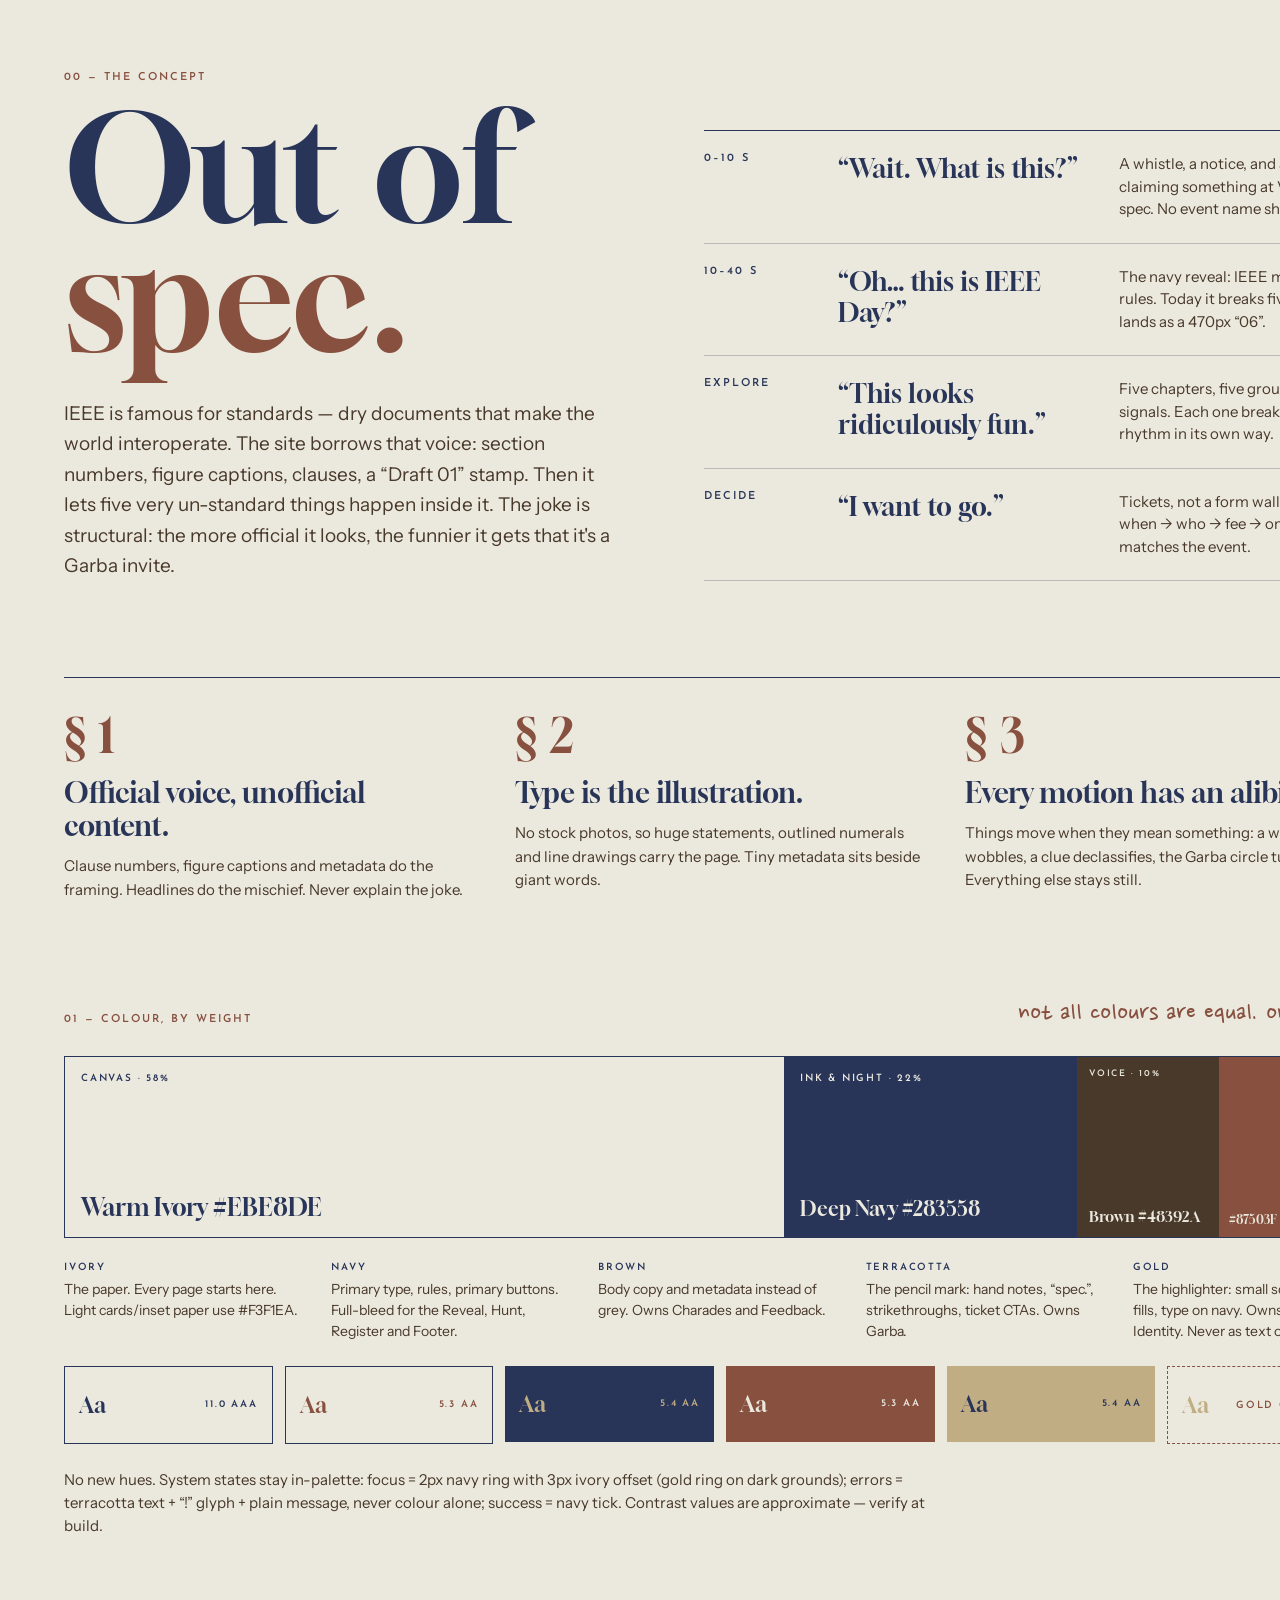
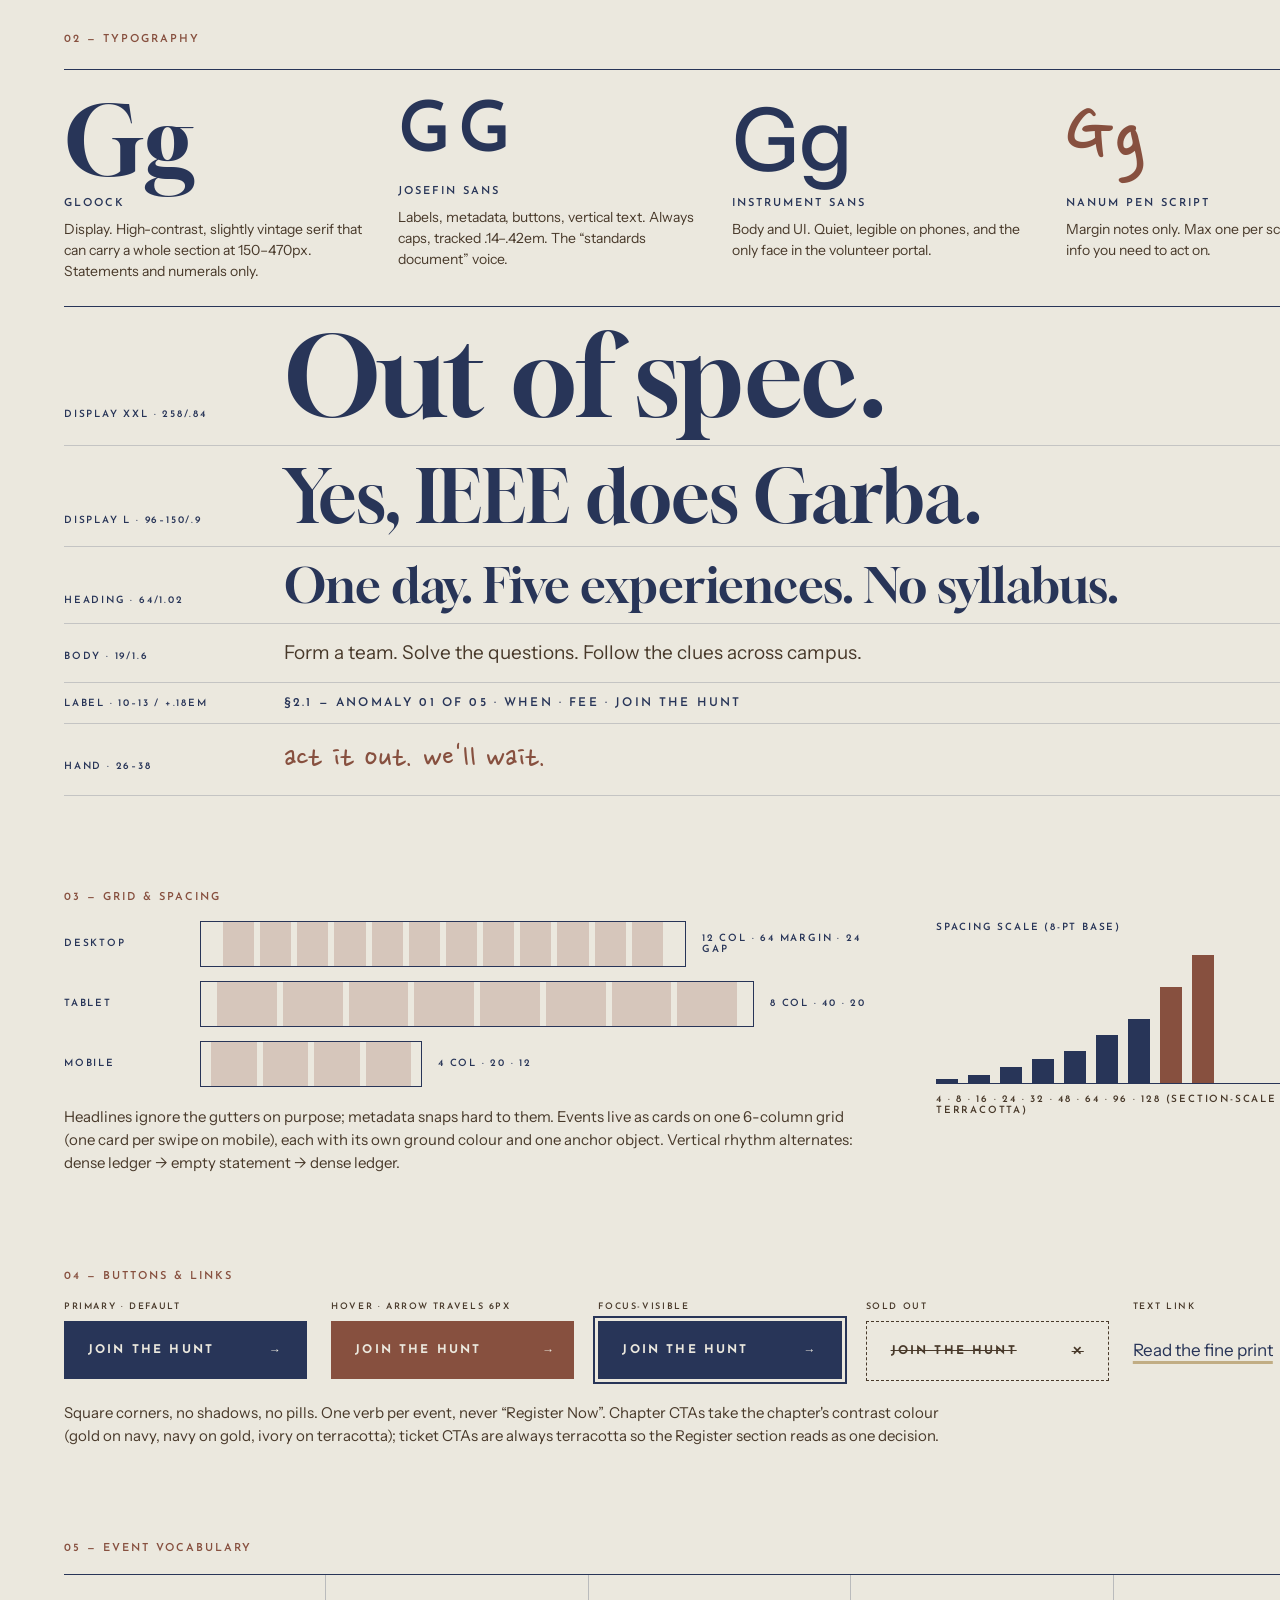
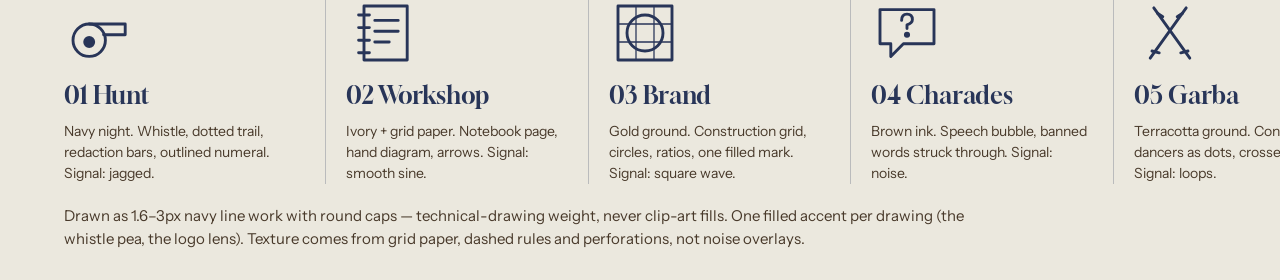
<file: design_references/00 — Concept & visual system-html/System.dc.html>
<!doctype html>
<html lang="en">
<head>
<meta charset="utf-8">
<title>IEEE Day 2026 — Concept and visual system</title>
<script src="./vendor/react.js"></script>
<script src="./vendor/react-dom.js"></script>
<script src="./support.js"></script>
</head>
<body>
<x-dc>
<helmet>
<link rel="stylesheet" href="https://fonts.googleapis.com/css2?family=Gloock&amp;family=Instrument+Sans:wght@400;500;600;700&amp;family=Josefin+Sans:wght@400;600;700&amp;family=Nanum+Pen+Script&amp;display=swap">
<style>
body{margin:0;background:#EBE8DE;color:#283558;font-family:'Instrument Sans',system-ui,sans-serif}
.d{font-family:'Gloock',Georgia,serif;font-weight:400}
.l{font-family:'Josefin Sans',Futura,'Century Gothic',sans-serif;text-transform:uppercase;letter-spacing:.18em;font-weight:600}
.h{font-family:'Nanum Pen Script','Comic Neue',cursive}
a{color:#87503F}a:hover{color:#48392A}
</style>
</helmet>
<div style="width: 1440px; height: 3480px; box-sizing: border-box; padding: 72px 64px; background: #EBE8DE; display: flex; flex-direction: column; gap: 96px">

<!-- CONCEPT -->
<section style="display: grid; grid-template-columns: 560px 1fr; gap: 80px">
<div style="display: flex; flex-direction: column; gap: 20px">
<span class="l" style="font-size: 11px; color: #87503F">00 — The concept</span>
<h1 class="d" style="margin: 0 0 18px; font-size: 150px; line-height: .86; font-weight: 400">Out of<br><span style="color: #87503F">spec.</span></h1>
<p style="margin: 0; font-size: 19px; line-height: 1.6; color: #48392A">IEEE is famous for standards — dry documents that make the world interoperate. The site borrows that voice: section numbers, figure captions, clauses, a “Draft 01” stamp. Then it lets five very un-standard things happen inside it. The joke is structural: the more official it looks, the funnier it gets that it's a Garba invite.</p>
</div>
<div style="display: flex; flex-direction: column; gap: 0; border-top: 1px solid #283558; align-self: end">
<div style="display: grid; grid-template-columns: 110px 1fr 1fr; gap: 24px; padding: 22px 0; border-bottom: 1px solid rgba(40,53,88,.25)"><span class="l" style="font-size: 11px">0–10 s</span><span class="d" style="font-size: 26px">“Wait. What is this?”</span><span style="font-size: 15px; line-height: 1.5; color: #48392A">A whistle, a notice, and a headline claiming something at VGEC is out of spec. No event name shouting at you.</span></div>
<div style="display: grid; grid-template-columns: 110px 1fr 1fr; gap: 24px; padding: 22px 0; border-bottom: 1px solid rgba(40,53,88,.25)"><span class="l" style="font-size: 11px">10–40 s</span><span class="d" style="font-size: 26px">“Oh… this is IEEE Day?”</span><span style="font-size: 15px; line-height: 1.5; color: #48392A">The navy reveal: IEEE makes the rules. Today it breaks five. The date lands as a 470px “06”.</span></div>
<div style="display: grid; grid-template-columns: 110px 1fr 1fr; gap: 24px; padding: 22px 0; border-bottom: 1px solid rgba(40,53,88,.25)"><span class="l" style="font-size: 11px">Explore</span><span class="d" style="font-size: 26px">“This looks ridiculously fun.”</span><span style="font-size: 15px; line-height: 1.5; color: #48392A">Five chapters, five grounds, five signals. Each one breaks the page's rhythm in its own way.</span></div>
<div style="display: grid; grid-template-columns: 110px 1fr 1fr; gap: 24px; padding: 22px 0; border-bottom: 1px solid rgba(40,53,88,.25)"><span class="l" style="font-size: 11px">Decide</span><span class="d" style="font-size: 26px">“I want to go.”</span><span style="font-size: 15px; line-height: 1.5; color: #48392A">Tickets, not a form wall. what → when → who → fee → one verb that matches the event.</span></div>
</div>
</section>

<!-- PRINCIPLES -->
<section style="display: grid; grid-template-columns: repeat(3, minmax(0, 1fr)); gap: 40px; border-top: 1px solid #283558; padding-top: 28px">
<div style="display: flex; flex-direction: column; gap: 12px"><span class="d" style="font-size: 48px; color: #87503F">§ 1</span><span class="d" style="font-size: 28px">Official voice, unofficial content.</span><span style="font-size: 15px; line-height: 1.55; color: #48392A">Clause numbers, figure captions and metadata do the framing. Headlines do the mischief. Never explain the joke.</span></div>
<div style="display: flex; flex-direction: column; gap: 12px"><span class="d" style="font-size: 48px; color: #87503F">§ 2</span><span class="d" style="font-size: 28px">Type is the illustration.</span><span style="font-size: 15px; line-height: 1.55; color: #48392A">No stock photos, so huge statements, outlined numerals and line drawings carry the page. Tiny metadata sits beside giant words.</span></div>
<div style="display: flex; flex-direction: column; gap: 12px"><span class="d" style="font-size: 48px; color: #87503F">§ 3</span><span class="d" style="font-size: 28px">Every motion has an alibi.</span><span style="font-size: 15px; line-height: 1.55; color: #48392A">Things move when they mean something: a whistle wobbles, a clue declassifies, the Garba circle turns. Everything else stays still.</span></div>
</section>

<!-- COLOR -->
<section style="display: flex; flex-direction: column; gap: 24px">
<div style="display: flex; justify-content: space-between; align-items: baseline"><span class="l" style="font-size: 11px; color: #87503F">01 — Colour, by weight</span><span class="h" style="font-size: 28px; color: #87503F">not all colours are equal. on purpose.</span></div>
<div style="display: flex; height: 180px; border: 1px solid #283558">
<div style="flex-basis: 58%; background: #EBE8DE; display: flex; flex-direction: column; justify-content: space-between; padding: 16px"><span class="l" style="font-size: 10px">Canvas · 58%</span><span class="d" style="font-size: 24px">Warm Ivory #EBE8DE</span></div>
<div style="flex-basis: 22%; background: #283558; color: #EBE8DE; display: flex; flex-direction: column; justify-content: space-between; padding: 16px"><span class="l" style="font-size: 10px">Ink &amp; night · 22%</span><span class="d" style="font-size: 20px">Deep Navy #283558</span></div>
<div style="flex-basis: 10%; background: #48392A; color: #EBE8DE; display: flex; flex-direction: column; justify-content: space-between; padding: 12px"><span class="l" style="font-size: 9px">Voice · 10%</span><span class="d" style="font-size: 15px">Brown #48392A</span></div>
<div style="flex-basis: 6%; background: #87503F; color: #EBE8DE; display: flex; flex-direction: column; justify-content: flex-end; padding: 10px"><span class="d" style="font-size: 12px">#87503F</span></div>
<div style="flex-basis: 4%; background: #C1AD84; color: #283558; display: flex; flex-direction: column; justify-content: flex-end; padding: 8px"><span class="d" style="font-size: 11px">#C1AD84</span></div>
</div>
<div style="display: grid; grid-template-columns: repeat(5, minmax(0, 1fr)); gap: 24px">
<div style="display: flex; flex-direction: column; gap: 6px"><span class="l" style="font-size: 10px">Ivory</span><span style="font-size: 14px; line-height: 1.5; color: #48392A">The paper. Every page starts here. Light cards/inset paper use #F3F1EA.</span></div>
<div style="display: flex; flex-direction: column; gap: 6px"><span class="l" style="font-size: 10px">Navy</span><span style="font-size: 14px; line-height: 1.5; color: #48392A">Primary type, rules, primary buttons. Full-bleed for the Reveal, Hunt, Register and Footer.</span></div>
<div style="display: flex; flex-direction: column; gap: 6px"><span class="l" style="font-size: 10px">Brown</span><span style="font-size: 14px; line-height: 1.5; color: #48392A">Body copy and metadata instead of grey. Owns Charades and Feedback.</span></div>
<div style="display: flex; flex-direction: column; gap: 6px"><span class="l" style="font-size: 10px">Terracotta</span><span style="font-size: 14px; line-height: 1.5; color: #48392A">The pencil mark: hand notes, “spec.”, strikethroughs, ticket CTAs. Owns Garba.</span></div>
<div style="display: flex; flex-direction: column; gap: 6px"><span class="l" style="font-size: 10px">Gold</span><span style="font-size: 14px; line-height: 1.5; color: #48392A">The highlighter: small squares, hover fills, type on navy. Owns Brand Identity. Never as text on ivory.</span></div>
</div>
<div style="display: grid; grid-template-columns: repeat(6, minmax(0, 1fr)); gap: 12px">
<div style="height: 76px; background: #EBE8DE; border: 1px solid #283558; color: #283558; display: flex; align-items: center; justify-content: space-between; padding: 0 14px"><span class="d" style="font-size: 22px">Aa</span><span class="l" style="font-size: 10px">11.0 AAA</span></div>
<div style="height: 76px; background: #EBE8DE; border: 1px solid #283558; color: #87503F; display: flex; align-items: center; justify-content: space-between; padding: 0 14px"><span class="d" style="font-size: 22px">Aa</span><span class="l" style="font-size: 10px">5.3 AA</span></div>
<div style="height: 76px; background: #283558; color: #C1AD84; display: flex; align-items: center; justify-content: space-between; padding: 0 14px"><span class="d" style="font-size: 22px">Aa</span><span class="l" style="font-size: 10px">5.4 AA</span></div>
<div style="height: 76px; background: #87503F; color: #EBE8DE; display: flex; align-items: center; justify-content: space-between; padding: 0 14px"><span class="d" style="font-size: 22px">Aa</span><span class="l" style="font-size: 10px">5.3 AA</span></div>
<div style="height: 76px; background: #C1AD84; color: #283558; display: flex; align-items: center; justify-content: space-between; padding: 0 14px"><span class="d" style="font-size: 22px">Aa</span><span class="l" style="font-size: 10px">5.4 AA</span></div>
<div style="height: 76px; background: #EBE8DE; border: 1px dashed #87503F; color: #87503F; display: flex; align-items: center; justify-content: space-between; padding: 0 14px"><span class="d" style="font-size: 22px; color: #C1AD84">Aa</span><span class="l" style="font-size: 10px">Gold on ivory ✕</span></div>
</div>
<p style="margin: 0; font-size: 15px; line-height: 1.55; color: #48392A; max-width: 900px">No new hues. System states stay in-palette: focus = 2px navy ring with 3px ivory offset (gold ring on dark grounds); errors = terracotta text + “!” glyph + plain message, never colour alone; success = navy tick. Contrast values are approximate — verify at build.</p>
</section>

<!-- TYPE -->
<section style="display: flex; flex-direction: column; gap: 24px">
<span class="l" style="font-size: 11px; color: #87503F">02 — Typography</span>
<div style="display: grid; grid-template-columns: repeat(4, minmax(0, 1fr)); gap: 24px; border-top: 1px solid #283558; padding-top: 22px">
<div style="display: flex; flex-direction: column; gap: 10px"><span class="d" style="font-size: 96px; line-height: 1">Gg</span><span class="l" style="font-size: 11px">Gloock</span><span style="font-size: 14px; line-height: 1.5; color: #48392A">Display. High-contrast, slightly vintage serif that can carry a whole section at 150–470px. Statements and numerals only.</span></div>
<div style="display: flex; flex-direction: column; gap: 10px"><span class="l" style="font-size: 70px; line-height: 1.2; letter-spacing: .1em">Gg</span><span class="l" style="font-size: 11px">Josefin Sans</span><span style="font-size: 14px; line-height: 1.5; color: #48392A">Labels, metadata, buttons, vertical text. Always caps, tracked .14–.42em. The “standards document” voice.</span></div>
<div style="display: flex; flex-direction: column; gap: 10px"><span style="font-size: 88px; line-height: 1.1; font-weight: 500">Gg</span><span class="l" style="font-size: 11px">Instrument Sans</span><span style="font-size: 14px; line-height: 1.5; color: #48392A">Body and UI. Quiet, legible on phones, and the only face in the volunteer portal.</span></div>
<div style="display: flex; flex-direction: column; gap: 10px"><span class="h" style="font-size: 96px; line-height: 1; color: #87503F">Gg</span><span class="l" style="font-size: 11px">Nanum Pen Script</span><span style="font-size: 14px; line-height: 1.5; color: #48392A">Margin notes only. Max one per screen, never for info you need to act on.</span></div>
</div>
<div style="display: flex; flex-direction: column; border-top: 1px solid #283558">
<div style="display: grid; grid-template-columns: 220px 1fr; align-items: baseline; padding: 14px 0; border-bottom: 1px solid rgba(40,53,88,.2)"><span class="l" style="font-size: 10px">Display XXL · 258/.84</span><span class="d" style="font-size: 110px; line-height: 1">Out of spec.</span></div>
<div style="display: grid; grid-template-columns: 220px 1fr; align-items: baseline; padding: 14px 0; border-bottom: 1px solid rgba(40,53,88,.2)"><span class="l" style="font-size: 10px">Display L · 96–150/.9</span><span class="d" style="font-size: 72px; line-height: 1">Yes, IEEE does Garba.</span></div>
<div style="display: grid; grid-template-columns: 220px 1fr; align-items: baseline; padding: 14px 0; border-bottom: 1px solid rgba(40,53,88,.2)"><span class="l" style="font-size: 10px">Heading · 64/1.02</span><span class="d" style="font-size: 48px; line-height: 1">One day. Five experiences. No syllabus.</span></div>
<div style="display: grid; grid-template-columns: 220px 1fr; align-items: baseline; padding: 14px 0; border-bottom: 1px solid rgba(40,53,88,.2)"><span class="l" style="font-size: 10px">Body · 19/1.6</span><span style="font-size: 19px; line-height: 1.6; color: #48392A">Form a team. Solve the questions. Follow the clues across campus.</span></div>
<div style="display: grid; grid-template-columns: 220px 1fr; align-items: baseline; padding: 14px 0; border-bottom: 1px solid rgba(40,53,88,.2)"><span class="l" style="font-size: 10px">Label · 10–13 / +.18em</span><span class="l" style="font-size: 12px">§2.1 — Anomaly 01 of 05 · When · Fee · Join the hunt</span></div>
<div style="display: grid; grid-template-columns: 220px 1fr; align-items: baseline; padding: 14px 0; border-bottom: 1px solid rgba(40,53,88,.2)"><span class="l" style="font-size: 10px">Hand · 26–38</span><span class="h" style="font-size: 34px; color: #87503F">act it out. we'll wait.</span></div>
</div>
</section>

<!-- GRID + SPACING -->
<section style="display: grid; grid-template-columns: 1fr 440px; gap: 64px">
<div style="display: flex; flex-direction: column; gap: 18px">
<span class="l" style="font-size: 11px; color: #87503F">03 — Grid &amp; spacing</span>
<div style="display: flex; flex-direction: column; gap: 14px">
<div style="display: flex; gap: 16px; align-items: center"><span class="l" style="width: 120px; font-size: 10px">Desktop</span><div style="flex-grow: 1; display: grid; grid-template-columns: repeat(12, minmax(0, 1fr)); gap: 6px; padding: 0 22px; border: 1px solid #283558; height: 44px; align-items: stretch"><span style="background: rgba(135,80,63,.22)"></span><span style="background: rgba(135,80,63,.22)"></span><span style="background: rgba(135,80,63,.22)"></span><span style="background: rgba(135,80,63,.22)"></span><span style="background: rgba(135,80,63,.22)"></span><span style="background: rgba(135,80,63,.22)"></span><span style="background: rgba(135,80,63,.22)"></span><span style="background: rgba(135,80,63,.22)"></span><span style="background: rgba(135,80,63,.22)"></span><span style="background: rgba(135,80,63,.22)"></span><span style="background: rgba(135,80,63,.22)"></span><span style="background: rgba(135,80,63,.22)"></span></div><span class="l" style="width: 170px; font-size: 10px">12 col · 64 margin · 24 gap</span></div>
<div style="display: flex; gap: 16px; align-items: center"><span class="l" style="width: 120px; font-size: 10px">Tablet</span><div style="width: 520px; display: grid; grid-template-columns: repeat(8, minmax(0, 1fr)); gap: 6px; padding: 0 16px; border: 1px solid #283558; height: 44px"><span style="background: rgba(135,80,63,.22)"></span><span style="background: rgba(135,80,63,.22)"></span><span style="background: rgba(135,80,63,.22)"></span><span style="background: rgba(135,80,63,.22)"></span><span style="background: rgba(135,80,63,.22)"></span><span style="background: rgba(135,80,63,.22)"></span><span style="background: rgba(135,80,63,.22)"></span><span style="background: rgba(135,80,63,.22)"></span></div><span class="l" style="font-size: 10px">8 col · 40 · 20</span></div>
<div style="display: flex; gap: 16px; align-items: center"><span class="l" style="width: 120px; font-size: 10px">Mobile</span><div style="width: 200px; display: grid; grid-template-columns: repeat(4, minmax(0, 1fr)); gap: 6px; padding: 0 10px; border: 1px solid #283558; height: 44px"><span style="background: rgba(135,80,63,.22)"></span><span style="background: rgba(135,80,63,.22)"></span><span style="background: rgba(135,80,63,.22)"></span><span style="background: rgba(135,80,63,.22)"></span></div><span class="l" style="font-size: 10px">4 col · 20 · 12</span></div>
</div>
<p style="margin: 0; font-size: 15px; line-height: 1.55; color: #48392A">Headlines ignore the gutters on purpose; metadata snaps hard to them. Events live as cards on one 6-column grid (one card per swipe on mobile), each with its own ground colour and one anchor object. Vertical rhythm alternates: dense ledger → empty statement → dense ledger.</p>
</div>
<div style="display: flex; flex-direction: column; gap: 10px; padding-top: 30px">
<span class="l" style="font-size: 10px">Spacing scale (8-pt base)</span>
<div style="display: flex; align-items: flex-end; gap: 10px; height: 140px; border-bottom: 1px solid #283558">
<div style="width: 22px; height: 4px; background: #283558"></div><div style="width: 22px; height: 8px; background: #283558"></div><div style="width: 22px; height: 16px; background: #283558"></div><div style="width: 22px; height: 24px; background: #283558"></div><div style="width: 22px; height: 32px; background: #283558"></div><div style="width: 22px; height: 48px; background: #283558"></div><div style="width: 22px; height: 64px; background: #283558"></div><div style="width: 22px; height: 96px; background: #87503F"></div><div style="width: 22px; height: 128px; background: #87503F"></div>
</div>
<span class="l" style="font-size: 10px; color: #48392A">4 · 8 · 16 · 24 · 32 · 48 · 64 · 96 · 128 (section-scale in terracotta)</span>
</div>
</section>

<!-- BUTTONS -->
<section style="display: flex; flex-direction: column; gap: 20px">
<span class="l" style="font-size: 11px; color: #87503F">04 — Buttons &amp; links</span>
<div style="display: grid; grid-template-columns: repeat(5, minmax(0, 1fr)); gap: 24px; align-items: start">
<div style="display: flex; flex-direction: column; gap: 10px"><span class="l" style="font-size: 9px; color: #48392A">Primary · default</span><a class="l" href="#" style="height: 58px; display: flex; align-items: center; justify-content: space-between; padding: 0 24px; background: #283558; color: #EBE8DE; text-decoration: none; font-size: 12px; font-weight: 700">Join the hunt <span>→</span></a></div>
<div style="display: flex; flex-direction: column; gap: 10px"><span class="l" style="font-size: 9px; color: #48392A">Hover · arrow travels 6px</span><a class="l" href="#" style="height: 58px; display: flex; align-items: center; justify-content: space-between; padding: 0 18px 0 24px; background: #87503F; color: #EBE8DE; text-decoration: none; font-size: 12px; font-weight: 700">Join the hunt <span>→</span></a></div>
<div style="display: flex; flex-direction: column; gap: 10px"><span class="l" style="font-size: 9px; color: #48392A">Focus-visible</span><a class="l" href="#" style="height: 58px; display: flex; align-items: center; justify-content: space-between; padding: 0 24px; background: #283558; color: #EBE8DE; text-decoration: none; font-size: 12px; font-weight: 700; outline: 2px solid #283558; outline-offset: 3px">Join the hunt <span>→</span></a></div>
<div style="display: flex; flex-direction: column; gap: 10px"><span class="l" style="font-size: 9px; color: #48392A">Sold out</span><span class="l" style="height: 58px; display: flex; align-items: center; justify-content: space-between; padding: 0 24px; border: 1px dashed #48392A; color: #48392A; font-size: 12px; font-weight: 700; text-decoration: line-through">Join the hunt <span style="text-decoration: none">✕</span></span></div>
<div style="display: flex; flex-direction: column; gap: 10px"><span class="l" style="font-size: 9px; color: #48392A">Text link</span><a href="#" style="height: 58px; display: flex; align-items: center; font-size: 17px; color: #283558; text-decoration: underline; text-decoration-color: #C1AD84; text-decoration-thickness: 3px; text-underline-offset: 5px">Read the fine print</a></div>
</div>
<p style="margin: 0; font-size: 15px; line-height: 1.55; color: #48392A; max-width: 900px">Square corners, no shadows, no pills. One verb per event, never “Register Now”. Chapter CTAs take the chapter's contrast colour (gold on navy, navy on gold, ivory on terracotta); ticket CTAs are always terracotta so the Register section reads as one decision.</p>
</section>

<!-- MOTIFS -->
<section style="display: flex; flex-direction: column; gap: 20px">
<span class="l" style="font-size: 11px; color: #87503F">05 — Event vocabulary</span>
<div style="display: grid; grid-template-columns: repeat(5, minmax(0, 1fr)); gap: 0; border-top: 1px solid #283558">
<div style="display: flex; flex-direction: column; gap: 12px; padding: 22px 20px 0 0; border-right: 1px solid rgba(40,53,88,.25)">
<svg width="72" height="72" viewBox="0 0 40 40" fill="none" stroke="#283558" stroke-width="1.6" stroke-linecap="round" stroke-linejoin="round" aria-hidden="true"><circle cx="14" cy="24" r="9"></circle><path d="M14 15 H34 V21 H22"></path><circle cx="14" cy="25" r="2.5" fill="#283558"></circle></svg>
<span class="d" style="font-size: 24px">01 Hunt</span><span style="font-size: 14px; line-height: 1.5; color: #48392A">Navy night. Whistle, dotted trail, redaction bars, outlined numeral. Signal: jagged.</span></div>
<div style="display: flex; flex-direction: column; gap: 12px; padding: 22px 20px 0; border-right: 1px solid rgba(40,53,88,.25)">
<svg width="72" height="72" viewBox="0 0 40 40" fill="none" stroke="#283558" stroke-width="1.6" stroke-linecap="round" stroke-linejoin="round" aria-hidden="true"><rect x="10" y="5" width="24" height="30"></rect><path d="M16 13 H29 M16 19 H29 M16 25 H24"></path><path d="M7 10 H13 M7 17 H13 M7 24 H13 M7 31 H13"></path></svg>
<span class="d" style="font-size: 24px">02 Workshop</span><span style="font-size: 14px; line-height: 1.5; color: #48392A">Ivory + grid paper. Notebook page, hand diagram, arrows. Signal: smooth sine.</span></div>
<div style="display: flex; flex-direction: column; gap: 12px; padding: 22px 20px 0; border-right: 1px solid rgba(40,53,88,.25)">
<svg width="72" height="72" viewBox="0 0 40 40" fill="none" stroke="#283558" stroke-width="1.6" stroke-linecap="round" stroke-linejoin="round" aria-hidden="true"><rect x="5" y="5" width="30" height="30"></rect><path d="M15 5 V35 M25 5 V35 M5 15 H35 M5 25 H35" stroke-width=".7"></path><circle cx="20" cy="20" r="10"></circle></svg>
<span class="d" style="font-size: 24px">03 Brand</span><span style="font-size: 14px; line-height: 1.5; color: #48392A">Gold ground. Construction grid, circles, ratios, one filled mark. Signal: square wave.</span></div>
<div style="display: flex; flex-direction: column; gap: 12px; padding: 22px 20px 0; border-right: 1px solid rgba(40,53,88,.25)">
<svg width="72" height="72" viewBox="0 0 40 40" fill="none" stroke="#283558" stroke-width="1.6" stroke-linecap="round" stroke-linejoin="round" aria-hidden="true"><path d="M5 7 H35 V26 H18 L11 33 V26 H5 Z"></path><path d="M17 13 q0 -3.5 3 -3.5 q3 0 3 3 q0 2 -3 3 v2"></path><circle cx="20" cy="21" r=".9" fill="#283558"></circle></svg>
<span class="d" style="font-size: 24px">04 Charades</span><span style="font-size: 14px; line-height: 1.5; color: #48392A">Brown ink. Speech bubble, banned words struck through. Signal: noise.</span></div>
<div style="display: flex; flex-direction: column; gap: 12px; padding: 22px 0 0 20px">
<svg width="72" height="72" viewBox="0 0 40 40" fill="none" stroke="#283558" stroke-width="1.6" stroke-linecap="round" stroke-linejoin="round" aria-hidden="true"><path d="M9 34 L29 6 M31 34 L11 6"></path><path d="M10 30 L14 31 M26 31 L30 30 M13 9 L16 11 M24 11 L27 9"></path></svg>
<span class="d" style="font-size: 24px">05 Garba</span><span style="font-size: 14px; line-height: 1.5; color: #48392A">Terracotta ground. Concentric circles, dancers as dots, crossed dandiya. Signal: loops.</span></div>
</div>
<p style="margin: 0; font-size: 15px; line-height: 1.55; color: #48392A; max-width: 900px">Drawn as 1.6–3px navy line work with round caps — technical-drawing weight, never clip-art fills. One filled accent per drawing (the whistle pea, the logo lens). Texture comes from grid paper, dashed rules and perforations, not noise overlays.</p>
</section>
</div>
</x-dc>
<script type="text/x-dc" data-dc-script data-props='{"$preview":{"width":1440,"height":3480}}'>
class Component extends DCLogic {
  renderVals() { return {}; }
}
</script>
</body>
</html>
</file>
<file: css/style.css>
/* =========================================================
   IEEE Day 2026 — global styles
   Owner: Priyanshi

   This file holds ONLY things every section shares:
   1. Design tokens (CSS variables) + light / dark themes
   2. Reset + base elements
   3. Shared classes (.container, .section, .btn, .chip, .mark, .label ...)

   Section-specific styles go in that section's own file.
   Need a new token or shared class? Ask Priyanshi instead of
   adding it here, so we don't get merge conflicts.

   Mobile first: base styles are for phones (~360–430px),
   then @media (min-width: ...) adds the bigger layouts.

   Palette: IEEE VGEC brand — Indigo #1A325A, Terracotta #964B36,
   Straw #C9AF80, Cream #EDE9DF, Umber #4B3621 — plus tints/shades.
   Dark = deep indigo + cream + straw; light = cream paper + indigo ink.
   Type: Unbounded (display), Geist (body), Geist Mono (data).
   ========================================================= */


/* ---------- 1. Design tokens ---------- */

:root {
    /* Typography */
    --font-display: 'Unbounded', 'Geist', system-ui, sans-serif;
    --font-body: 'Geist', system-ui, -apple-system, 'Segoe UI', sans-serif;
    --font-mono: 'Geist Mono', ui-monospace, 'SFMono-Regular', Consolas, monospace;

    --fs-label: 0.72rem;
    --fs-small: 0.9rem;
    --fs-body: 1rem;
    --fs-lead: clamp(1.05rem, 0.9rem + 0.6vw, 1.2rem);
    --fs-h3: clamp(1.15rem, 1rem + 0.7vw, 1.4rem);
    --fs-h2: clamp(1.75rem, 1.1rem + 3.2vw, 3.1rem);

    --lh-heading: 1.08;
    --lh-body: 1.6;
    --tracking-label: 0.12em;

    /* Spacing — 8pt scale */
    --space-1: 0.25rem;
    --space-2: 0.5rem;
    --space-3: 1rem;
    --space-4: 1.5rem;
    --space-5: 2rem;
    --space-6: 3rem;
    --space-7: 4rem;
    --space-8: 6rem;

    /* Layout */
    --container-max: 1200px;
    --gutter: clamp(1rem, 4vw, 2rem);             /* 16px on phones */
    --section-space: clamp(4.5rem, 10vw, 8rem);
    --header-height: 64px;

    /* Shape + motion */
    --radius-sm: 10px;
    --radius: 16px;
    --radius-lg: 22px;
    --radius-pill: 999px;
    --ease: cubic-bezier(0.22, 1, 0.36, 1);       /* ease-out-quint: fast in, soft landing */
    --ease-spring: cubic-bezier(0.34, 1.4, 0.5, 1);
    --duration-fast: 0.2s;
    --duration: 0.4s;

    /* Layers */
    --z-header: 100;
    --z-dock: 90;
    --z-overlay: 200;

    /* ---- Light theme (default tokens): cream paper, indigo ink ---- */
    --color-bg: #F4F0E7;
    --color-bg-alt: #EDE9DF;                      /* alternate section band (brand cream) */
    --color-surface: #FBF9F4;                     /* cards */
    --color-surface-2: #F0EBE0;                   /* inset / hover */
    --color-text: #16284A;                        /* indigo ink */
    --color-muted: #5E5B5A;
    --color-line: rgba(26, 50, 90, 0.12);
    --color-line-strong: rgba(26, 50, 90, 0.24);
    --color-accent: #964B36;                      /* terracotta: eyebrows, links, numbers */
    --color-accent-soft: rgba(150, 75, 54, 0.1);
    --color-cta: #1A325A;                         /* primary button: indigo with cream text */
    --color-cta-hover: #24427A;
    --color-on-cta: #F4F0E7;
    --color-pop: #964B36;                         /* sticker, ticker band */
    --color-on-pop: #FBF6EC;
    --color-dot: rgba(26, 50, 90, 0.13);
    --glow-1: rgba(201, 175, 128, 0.45);
    --glow-2: rgba(150, 75, 54, 0.14);
    --grad-text: linear-gradient(100deg, #1A325A 10%, #964B36 90%);
    --color-header: rgba(244, 240, 231, 0.8);
    --shadow-card: 0 1px 2px rgba(75, 54, 33, 0.05), 0 14px 34px -14px rgba(75, 54, 33, 0.2);
    --focus-color: #1A325A;

    /* Per-event accents (set --ev: var(--ev-1) on a card) */
    --ev-1: #964B36;                              /* hunt: terracotta */
    --ev-2: #8A6A2E;                              /* workshop: straw, deepened to ochre */
    --ev-3: #1A325A;                              /* brand: indigo ink */
    --ev-4: #6B4A2E;                              /* charades: umber */
    --ev-5: #B7701E;                              /* garba: deep marigold */
    --ev: var(--color-accent);

    color-scheme: light;
}

/* ---- Dark theme ----
   Set by the inline script in <head> (data-theme="dark").
   The media query is the no-JS fallback. Keep both blocks in sync. */
:root[data-theme="dark"] {
    --color-bg: #0A1224;
    --color-bg-alt: #0D172D;
    --color-surface: #122039;
    --color-surface-2: #182A4A;
    --color-text: #EDE9DF;
    --color-muted: #A2A6B2;
    --color-line: rgba(201, 175, 128, 0.12);
    --color-line-strong: rgba(201, 175, 128, 0.26);
    --color-accent: #D9BE8C;
    --color-accent-soft: rgba(201, 175, 128, 0.13);
    --color-cta: #B85C3F;
    --color-cta-hover: #C96B4C;
    --color-on-cta: #FBF6EC;
    --color-pop: #C9AF80;
    --color-on-pop: #2E2114;
    --color-dot: rgba(237, 233, 223, 0.08);
    --glow-1: rgba(58, 96, 170, 0.38);
    --glow-2: rgba(150, 75, 54, 0.3);
    --grad-text: linear-gradient(100deg, #EAD3A6 5%, #D98A64 95%);
    --color-header: rgba(10, 18, 36, 0.74);
    --shadow-card: 0 1px 0 rgba(237, 233, 223, 0.05) inset, 0 22px 44px -22px rgba(0, 0, 0, 0.7);
    --focus-color: #D9BE8C;

    --ev-1: #E0825F;
    --ev-2: #D9BE8C;
    --ev-3: #EDE9DF;
    --ev-4: #C49A78;
    --ev-5: #E8A34E;

    color-scheme: dark;
}

@media (prefers-color-scheme: dark) {
    :root:not([data-theme]) {
        --color-bg: #0A1224;
        --color-bg-alt: #0D172D;
        --color-surface: #122039;
        --color-surface-2: #182A4A;
        --color-text: #EDE9DF;
        --color-muted: #A2A6B2;
        --color-line: rgba(201, 175, 128, 0.12);
        --color-line-strong: rgba(201, 175, 128, 0.26);
        --color-accent: #D9BE8C;
        --color-accent-soft: rgba(201, 175, 128, 0.13);
        --color-cta: #B85C3F;
        --color-cta-hover: #C96B4C;
        --color-on-cta: #FBF6EC;
        --color-pop: #C9AF80;
        --color-on-pop: #2E2114;
        --color-dot: rgba(237, 233, 223, 0.08);
        --glow-1: rgba(58, 96, 170, 0.38);
        --glow-2: rgba(150, 75, 54, 0.3);
        --grad-text: linear-gradient(100deg, #EAD3A6 5%, #D98A64 95%);
        --color-header: rgba(10, 18, 36, 0.74);
        --shadow-card: 0 1px 0 rgba(237, 233, 223, 0.05) inset, 0 22px 44px -22px rgba(0, 0, 0, 0.7);
        --focus-color: #D9BE8C;

        --ev-1: #E0825F;
        --ev-2: #D9BE8C;
        --ev-3: #EDE9DF;
        --ev-4: #C49A78;
        --ev-5: #E8A34E;

        color-scheme: dark;
    }
}

/* Breakpoints (CSS variables can't be used in @media, so use these numbers):
   phone   < 640px   (design for this first)
   tablet  ≥ 640px
   laptop  ≥ 1024px */


/* ---------- 2. Reset + base ---------- */

*,
*::before,
*::after {
    box-sizing: border-box;
}

html {
    scroll-behavior: smooth;
    scroll-padding-top: calc(var(--header-height) + 12px);
    -webkit-text-size-adjust: 100%;
    -webkit-tap-highlight-color: transparent;
}

body {
    margin: 0;
    min-height: 100vh;
    overflow-x: clip;
    background: var(--color-bg);
    color: var(--color-text);
    font-family: var(--font-body);
    font-size: var(--fs-body);
    line-height: var(--lh-body);
    -webkit-font-smoothing: antialiased;
    -moz-osx-font-smoothing: grayscale;
    text-rendering: optimizeLegibility;
}

h1, h2, h3, h4 {
    margin: 0;
    font-family: var(--font-display);
    font-weight: 600;
    line-height: var(--lh-heading);
    letter-spacing: -0.03em;
    text-wrap: balance;
}

p, ul, ol, dl, dd, figure {
    margin: 0;
}

p {
    text-wrap: pretty;
}

ul, ol {
    padding: 0;
    list-style: none;
}

img, svg {
    display: block;
    max-width: 100%;
}

a {
    color: inherit;
}

button {
    font: inherit;
    color: inherit;
    cursor: pointer;
}

::selection {
    background: var(--color-cta);
    color: var(--color-on-cta);
}

/* Visible focus for keyboard users everywhere. Please don't remove. */
:focus-visible {
    outline: 2px solid var(--focus-color);
    outline-offset: 3px;
    border-radius: 6px;
}

main:focus {
    outline: none;
}


/* ---------- 3. Shared classes ---------- */

.container {
    width: 100%;
    max-width: var(--container-max);
    margin-inline: auto;
    padding-inline: max(var(--gutter), env(safe-area-inset-left));
}

.section {
    position: relative;
    padding-block: var(--section-space);
}

/* Section heading block: eyebrow + title + sub */
.section-head {
    max-width: 760px;
    margin-bottom: var(--space-5);
}

/* Title left, sub right on wide screens */
.section-head--row {
    max-width: none;
}

@media (min-width: 1024px) {
    .section-head--row {
        display: flex;
        justify-content: space-between;
        align-items: flex-end;
        gap: var(--space-6);
        margin-bottom: var(--space-6);
    }

    .section-head--row .section-sub {
        max-width: 340px;
        margin: 0 0 6px;
    }
}

.eyebrow {
    display: inline-flex;
    align-items: center;
    gap: 10px;
    margin-bottom: var(--space-3);
    font-family: var(--font-mono);
    font-size: var(--fs-label);
    font-weight: 500;
    letter-spacing: var(--tracking-label);
    text-transform: uppercase;
    color: var(--color-muted);
}

.eyebrow__num {
    display: inline-grid;
    place-items: center;
    min-width: 30px;
    height: 22px;
    padding: 0 6px;
    border-radius: 6px;
    background: var(--color-accent-soft);
    color: var(--color-accent);
    font-weight: 600;
}

.section-title {
    font-size: var(--fs-h2);
}

/* Accent words: <em> inside a heading gets the gradient ink */
h1 em,
h2 em {
    font-style: normal;
    background: var(--grad-text);
    -webkit-background-clip: text;
    background-clip: text;
    color: transparent;
    -webkit-box-decoration-break: clone;
    box-decoration-break: clone;
}

.section-sub {
    margin-top: var(--space-3);
    max-width: 560px;
    color: var(--color-muted);
    font-size: var(--fs-lead);
}

.section-sub a {
    color: var(--color-accent);
    text-underline-offset: 3px;
}

/* Small mono caps text for metadata */
.label {
    font-family: var(--font-mono);
    font-size: var(--fs-label);
    font-weight: 500;
    letter-spacing: var(--tracking-label);
    text-transform: uppercase;
}

/* Tags: small squared labels (event format, rulebook link) */
.chip {
    display: inline-flex;
    align-items: center;
    gap: var(--space-2);
    padding: 5px 10px;
    border: 1px solid var(--color-line-strong);
    border-radius: 5px;
    font-family: var(--font-mono);
    font-size: 0.72rem;
    font-weight: 500;
    color: var(--color-text);
    line-height: 1.3;
}

.chip--sm {
    padding: 3px 8px;
    font-size: 0.62rem;
    letter-spacing: 0.12em;
    text-transform: uppercase;
}

/* Marks: status labels. A small diamond (the same one as the ticker
   separators) + mono caps. No pill, no glow.
   .mark--live   the diamond breathes slowly (something is happening now)
   .mark--framed thin viewfinder corners around it, for statuses that
                 need presence ("Registrations are now open") */
.mark {
    --mark-color: var(--color-accent);
    position: relative;
    display: inline-flex;
    align-items: center;
    gap: 10px;
    font-family: var(--font-mono);
    font-size: 0.68rem;
    font-weight: 500;
    letter-spacing: 0.14em;
    line-height: 1.4;
    text-transform: uppercase;
    color: var(--color-text);
}

.mark::before {
    content: "";
    flex: none;
    width: 6px;
    height: 6px;
    background: var(--mark-color);
    transform: rotate(45deg);
}

.mark--live::before {
    animation: mark-breathe 2.4s ease-in-out infinite;
}

@keyframes mark-breathe {
    50% { opacity: 0.25; }
}

.mark--framed {
    padding: 10px 16px;
    background: color-mix(in srgb, var(--mark-color) 6%, transparent);
}

.mark--framed::after {
    --c: color-mix(in srgb, var(--mark-color) 75%, transparent);
    --l: 10px;
    content: "";
    position: absolute;
    inset: 0;
    pointer-events: none;
    background:
        linear-gradient(var(--c), var(--c)) top left / var(--l) 1px no-repeat,
        linear-gradient(var(--c), var(--c)) top left / 1px var(--l) no-repeat,
        linear-gradient(var(--c), var(--c)) top right / var(--l) 1px no-repeat,
        linear-gradient(var(--c), var(--c)) top right / 1px var(--l) no-repeat,
        linear-gradient(var(--c), var(--c)) bottom left / var(--l) 1px no-repeat,
        linear-gradient(var(--c), var(--c)) bottom left / 1px var(--l) no-repeat,
        linear-gradient(var(--c), var(--c)) bottom right / var(--l) 1px no-repeat,
        linear-gradient(var(--c), var(--c)) bottom right / 1px var(--l) no-repeat;
}

/* ---- Buttons ----
   Pill buttons, one verb each ("Join the hunt", "Register now").
   Primary = terracotta on dark / indigo on light. The arrow nudges on hover. */
.btn {
    position: relative;
    display: inline-flex;
    align-items: center;
    justify-content: center;
    gap: 0.6em;
    min-height: 48px;                             /* comfy thumb target */
    padding: 0.7rem 1.4rem;
    overflow: hidden;
    border: 1px solid transparent;
    border-radius: var(--radius-pill);
    font-family: var(--font-body);
    font-size: 0.95rem;
    font-weight: 600;
    line-height: 1.1;
    letter-spacing: -0.01em;
    text-decoration: none;
    white-space: nowrap;
    cursor: pointer;
    user-select: none;
    isolation: isolate;
    transition:
        transform var(--duration-fast) var(--ease),
        box-shadow var(--duration) var(--ease),
        background-color var(--duration-fast) ease,
        color var(--duration-fast) ease,
        border-color var(--duration-fast) ease;
}

.btn:active {
    transform: scale(0.97);
}

.btn__arrow {
    display: inline-block;
    transition: transform var(--duration) var(--ease);
}

.btn:hover .btn__arrow {
    transform: translateX(4px);
}

.btn--primary {
    background: var(--color-cta);
    color: var(--color-on-cta);
}

.btn--primary:hover {
    background: var(--color-cta-hover);
    box-shadow: 0 8px 28px -8px color-mix(in srgb, var(--color-cta) 70%, transparent);
}

/* Light sheen that sweeps across the primary button on hover */
.btn--primary::after {
    content: "";
    position: absolute;
    z-index: -1;
    inset: 0;
    background: linear-gradient(110deg, transparent 30%, rgba(255, 255, 255, 0.35) 50%, transparent 70%);
    transform: translateX(-110%);
    transition: transform 0.7s var(--ease);
    pointer-events: none;
}

.btn--primary:hover::after {
    transform: translateX(110%);
}

.btn--ghost {
    border-color: var(--color-line-strong);
    background: color-mix(in srgb, var(--color-surface) 50%, transparent);
    color: var(--color-text);
    -webkit-backdrop-filter: blur(8px);
    backdrop-filter: blur(8px);
}

.btn--ghost:hover {
    border-color: var(--color-text);
}

.btn--sm {
    min-height: 40px;
    padding: 0.5rem 1rem;
    font-size: 0.85rem;
}

.btn--lg {
    min-height: 54px;
    padding: 0.9rem 1.7rem;
    font-size: 1rem;
}

.btn--block {
    width: 100%;
}

/* Disabled link-buttons (e.g. registration link not live yet) */
.btn[aria-disabled="true"] {
    cursor: not-allowed;
    background: transparent;
    color: var(--color-muted);
    border: 1px dashed var(--color-line-strong);
    box-shadow: none;
    transform: none;
}

.btn[aria-disabled="true"]::after,
.btn[aria-disabled="true"] .btn__arrow {
    display: none;
}

/* Icon button (theme toggle, menu, socials, carousel arrows) */
.icon-btn {
    display: inline-grid;
    place-items: center;
    flex: none;
    width: 44px;
    height: 44px;
    padding: 0;
    border: 1px solid var(--color-line-strong);
    border-radius: var(--radius-pill);
    background: color-mix(in srgb, var(--color-surface) 60%, transparent);
    color: var(--color-text);
    text-decoration: none;
    transition: border-color var(--duration-fast) ease, color var(--duration-fast) ease, background-color var(--duration-fast) ease, transform var(--duration-fast) var(--ease);
}

.icon-btn:hover {
    border-color: var(--color-text);
}

.icon-btn:active {
    transform: scale(0.92);
}

.icon-btn svg {
    width: 18px;
    height: 18px;
    fill: none;
    stroke: currentColor;
    stroke-width: 1.8;
    stroke-linecap: round;
    stroke-linejoin: round;
}

.icon-btn:disabled {
    opacity: 0.3;
    cursor: default;
    transform: none;
}

/* Scroll reveal: elements with [data-reveal] rise out of a soft blur when
   they enter the screen (js/main.js). Without JS, or with reduced motion,
   they just show. */
.js [data-reveal] {
    opacity: 0;
    transform: translateY(28px);
    filter: blur(6px);
    transition:
        opacity 0.9s var(--ease),
        transform 0.9s var(--ease),
        filter 0.9s var(--ease);
}

.js [data-reveal].is-in {
    opacity: 1;
    transform: none;
    filter: none;
}

/* Hide visually, keep for screen readers */
.visually-hidden {
    position: absolute !important;
    width: 1px;
    height: 1px;
    margin: -1px;
    padding: 0;
    overflow: hidden;
    clip: rect(0 0 0 0);
    white-space: nowrap;
    border: 0;
}

.skip-link {
    position: absolute;
    top: -100px;
    left: var(--space-3);
    z-index: calc(var(--z-overlay) + 1);
    padding: var(--space-2) var(--space-3);
    border-radius: var(--radius-sm);
    background: var(--color-cta);
    color: var(--color-on-cta);
    font-weight: 600;
}

.skip-link:focus {
    top: var(--space-3);
}

/* Reduced motion: everything visible, nothing loops. */
@media (prefers-reduced-motion: reduce) {
    html {
        scroll-behavior: auto;
    }

    *,
    *::before,
    *::after {
        animation-duration: 0.001ms !important;
        animation-iteration-count: 1 !important;
        transition-duration: 0.001ms !important;
    }

    .js [data-reveal] {
        opacity: 1;
        transform: none;
        filter: none;
    }
}
</file>
<file: css/sections.css>
/* =========================================================
   Hero, ticker, about, registration, rules, outro
   Owner: Priyanshi
   Mobile first. Uses tokens from style.css only.
   ========================================================= */


/* ---------- Hero ---------- */

.hero {
    position: relative;
    overflow: clip;
    padding: calc(var(--header-height) + 2.5rem) 0 3.5rem;
    isolation: isolate;
}

/* Background: dot matrix + two slow glowing orbs + circuit traces,
   faded out at the edges with a mask. */
.hero__bg {
    position: absolute;
    inset: 0;
    z-index: -1;
    pointer-events: none;
    background-image: radial-gradient(var(--color-dot) 1px, transparent 1.4px);
    background-size: 22px 22px;
    -webkit-mask-image: radial-gradient(ellipse 100% 75% at 65% 25%, #000 25%, transparent 75%);
    mask-image: radial-gradient(ellipse 100% 75% at 65% 25%, #000 25%, transparent 75%);
}

.hero__orb {
    position: absolute;
    border-radius: 50%;
    will-change: transform;
}

.hero__orb--a {
    top: -18%;
    right: -35%;
    width: min(130vw, 760px);
    aspect-ratio: 1;
    background: radial-gradient(closest-side, var(--glow-1), transparent);
    animation: orb-drift 18s ease-in-out infinite alternate;
}

.hero__orb--b {
    bottom: -10%;
    left: -30%;
    width: min(100vw, 520px);
    aspect-ratio: 1;
    background: radial-gradient(closest-side, var(--glow-2), transparent);
    animation: orb-drift 22s ease-in-out infinite alternate-reverse;
}

@keyframes orb-drift {
    to { transform: translate(-8%, 10%) scale(1.08); }
}

.hero__circuit {
    position: absolute;
    top: calc(var(--header-height) + 10px);
    right: -140px;
    width: min(95vw, 560px);
    opacity: 0.55;
}

.hero__traces path {
    stroke: var(--color-line-strong);
    stroke-width: 1.2;
}

.hero__pulses path {
    stroke: var(--color-accent);
    stroke-width: 2;
    stroke-linecap: round;
    stroke-dasharray: 6 94;
    stroke-dashoffset: 100;
    animation: pulse-travel 4.5s linear infinite;
}

.hero__pulses path:nth-child(2) {
    stroke: var(--color-pop);
    animation-delay: -1.6s;
    animation-duration: 5.5s;
}

.hero__pulses path:nth-child(3) {
    animation-delay: -3s;
    animation-duration: 3.8s;
}

@keyframes pulse-travel {
    to { stroke-dashoffset: 0; }
}

.hero__node {
    fill: var(--color-bg);
    stroke: var(--color-line-strong);
    stroke-width: 1.5;
}

.hero__node--hot {
    fill: var(--color-accent);
    stroke: none;
}

.hero__grid {
    display: grid;
    gap: var(--space-6);
}

/* Presenter line: a short brand rule, then the org in caps */
.hero__kicker {
    display: flex;
    flex-wrap: wrap;
    align-items: center;
    gap: 6px 12px;
    font-family: var(--font-mono);
    font-size: 0.7rem;
    font-weight: 500;
    letter-spacing: 0.16em;
    text-transform: uppercase;
    color: var(--color-muted);
}

.hero__kicker::before {
    content: "";
    flex: none;
    width: 32px;
    height: 1px;
    background: linear-gradient(90deg, var(--color-accent), var(--color-cta));
}

.hero__kicker-org {
    color: var(--color-text);
}

.hero__kicker-verb {
    font-family: var(--font-body);
    font-size: 0.9rem;
    font-weight: 400;
    font-style: italic;
    letter-spacing: 0;
    text-transform: none;
    color: var(--color-accent);
}

/* Title: two lines that rise out of a mask on load */
.hero__title {
    margin: var(--space-4) 0;
    font-size: clamp(2.5rem, 12.2vw, 5.6rem);
    font-weight: 800;
    line-height: 0.98;
    letter-spacing: -0.04em;
    text-transform: uppercase;
}

.hero__line {
    display: block;
}

.hero__line--2 {
    display: flex;
    flex-wrap: wrap;
    align-items: center;
    gap: 0.25em;
}

.hero__mask {
    display: inline-block;
    overflow: hidden;
    padding-bottom: 0.04em;
    vertical-align: bottom;
}

.intro-line {
    display: inline-block;
}

.hero__year {
    background: var(--grad-text);
    -webkit-background-clip: text;
    background-clip: text;
    color: transparent;
}

/* Lime date sticker slapped next to the year */
.hero__sticker {
    display: inline-block;
    padding: 0.55em 0.95em;
    border-radius: var(--radius-pill);
    background: var(--color-pop);
    color: var(--color-on-pop);
    font-family: var(--font-mono);
    font-size: clamp(0.7rem, 2.6vw, 0.95rem);
    font-weight: 600;
    letter-spacing: 0.06em;
    line-height: 1;
    white-space: nowrap;
    transform: rotate(-7deg);
    box-shadow: 0 10px 30px -10px color-mix(in srgb, var(--color-pop) 70%, transparent);
}

.hero__lede {
    max-width: 40ch;
    font-size: var(--fs-lead);
    color: var(--color-muted);
}

.hero__lede strong {
    color: var(--color-text);
    font-weight: 600;
}

.hero__ctas {
    display: flex;
    flex-wrap: wrap;
    gap: 12px;
    margin-top: var(--space-5);
}

.hero__ctas .btn {
    flex: 1 1 auto;
}

/* Load choreography (JS only, so no-JS visitors see everything) */
.js .intro-line {
    animation: line-rise 1.1s var(--ease) both;
    animation-delay: calc(var(--i) * 110ms + 120ms);
}

.js .intro {
    animation: intro-up 1s var(--ease) both;
    animation-delay: calc(var(--i) * 110ms + 120ms);
}

.js .hero__sticker {
    animation: sticker-pop 0.8s var(--ease-spring) 0.75s both;
}

@keyframes line-rise {
    from { transform: translateY(105%); }
}

@keyframes intro-up {
    from { opacity: 0; transform: translateY(18px); filter: blur(6px); }
}

@keyframes sticker-pop {
    from { opacity: 0; transform: rotate(-35deg) scale(0.3); }
}

/* Countdown panel: gradient-edged card */
.hero__panel {
    display: grid;
    gap: 12px;
}

.countdown {
    padding: 18px;
    border: 1px solid transparent;
    border-radius: var(--radius-lg);
    background:
        linear-gradient(var(--color-surface), var(--color-surface)) padding-box,
        linear-gradient(140deg,
            color-mix(in srgb, var(--color-accent) 70%, transparent),
            var(--color-line) 38%,
            var(--color-line) 62%,
            color-mix(in srgb, var(--color-pop) 55%, transparent)) border-box;
    box-shadow: var(--shadow-card);
}

.countdown__head {
    display: flex;
    justify-content: space-between;
    align-items: center;
    gap: var(--space-2);
    margin-bottom: 14px;
    color: var(--color-muted);
}

.countdown__head .label:first-child {
    display: inline-flex;
    align-items: center;
    gap: 10px;
    color: var(--color-text);
}

.countdown__grid {
    display: grid;
    grid-template-columns: repeat(4, 1fr);
    gap: 8px;
}

.countdown__cell {
    display: grid;
    justify-items: center;
    padding: 14px 4px 10px;
    border-radius: 12px;
    background: var(--color-surface-2);
    overflow: hidden;
}

.countdown__cell b {
    display: block;
    font-family: var(--font-mono);
    font-size: clamp(1.8rem, 9vw, 2.9rem);
    font-weight: 500;
    line-height: 1.05;
    letter-spacing: -0.04em;
    font-variant-numeric: tabular-nums;
}

.countdown__cell:last-child b {
    color: var(--color-accent);
}

.countdown__cell b.is-tick {
    animation: digit-roll 0.5s var(--ease);
}

@keyframes digit-roll {
    from { transform: translateY(-45%); opacity: 0; filter: blur(3px); }
}

.countdown__cell span {
    margin-top: 4px;
    font-family: var(--font-mono);
    font-size: 0.6rem;
    letter-spacing: 0.14em;
    text-transform: uppercase;
    color: var(--color-muted);
}

/* Quick facts (2 x 2) */
.facts {
    display: grid;
    grid-template-columns: 1fr 1fr;
    gap: 1px;
    overflow: hidden;
    border: 1px solid var(--color-line);
    border-radius: var(--radius);
    background: var(--color-line);
}

.facts__item {
    padding: 12px 16px;
    background: var(--color-surface);
}

.facts dt {
    color: var(--color-muted);
    font-size: 0.62rem;
}

.facts dd {
    margin-top: 2px;
    font-weight: 600;
}

@media (min-width: 640px) {
    .hero__ctas .btn {
        flex: 0 0 auto;
    }

    .hero__circuit {
        right: -60px;
        opacity: 0.7;
    }
}

@media (min-width: 1024px) {
    .hero {
        display: flex;
        align-items: center;
        min-height: min(92svh, 860px);
        padding-bottom: var(--space-7);
    }

    .hero__grid {
        grid-template-columns: 1.2fr 0.8fr;
        align-items: end;
        gap: var(--space-7);
    }

    .hero__circuit {
        top: 50%;
        right: -40px;
        width: 600px;
        transform: translateY(-55%);
        opacity: 0.85;
    }

    .countdown {
        padding: 22px;
    }
}


/* ---------- Ticker ---------- */

.ticker {
    position: relative;
    z-index: 2;
    padding: 14px 0;
    overflow: hidden;
    white-space: nowrap;
    background: var(--color-pop);
    color: var(--color-on-pop);
    font-family: var(--font-display);
    font-size: 0.82rem;
    font-weight: 600;
    letter-spacing: 0.02em;
    text-transform: uppercase;
}

.ticker__track {
    display: inline-flex;
    align-items: center;
    gap: 1.5rem;
    padding-right: 1.5rem;
    animation: marquee 40s linear infinite;
}

.ticker__track i {
    width: 7px;
    height: 7px;
    background: currentColor;
    transform: rotate(45deg);
}

@keyframes marquee {
    to { transform: translateX(-50%); }
}


/* ---------- About ---------- */

.about__grid {
    display: grid;
    gap: var(--space-5);
}

.about__body > p {
    font-size: var(--fs-lead);
    color: var(--color-muted);
}

.stats {
    display: grid;
    grid-template-columns: 1fr 1fr;
    gap: 10px;
    margin-top: var(--space-5);
}

.stats li {
    padding: 18px;
    border: 1px solid var(--color-line);
    border-radius: var(--radius);
    background: var(--color-surface);
    box-shadow: var(--shadow-card);
}

.stats b {
    display: block;
    font-family: var(--font-display);
    font-size: 1.75rem;
    font-weight: 600;
    line-height: 1.1;
    letter-spacing: -0.03em;
}

.stats span {
    font-family: var(--font-mono);
    font-size: 0.66rem;
    letter-spacing: 0.12em;
    text-transform: uppercase;
    color: var(--color-muted);
}

@media (min-width: 1024px) {
    .about__grid {
        grid-template-columns: 1.1fr 0.9fr;
        align-items: center;
        gap: var(--space-8);
    }
}


/* ---------- Registration (tickets) ---------- */

.tickets {
    display: grid;
    gap: 12px;
}

/* Phone: info on top, a dashed tear line, then the stub (buttons).
   The tear line + notches are drawn by .ticket__actions itself, so they
   always sit just above the stub however many buttons it holds. */
.ticket {
    --notch: 10px;
    --pad-l: 22px;
    --pad-r: 18px;
    position: relative;
    display: grid;
    grid-template-columns: auto 1fr;
    align-items: center;
    column-gap: 14px;
    padding: 18px var(--pad-r) 16px var(--pad-l);
    overflow: hidden;
    border-radius: var(--radius);
    background: var(--color-surface);
    box-shadow: var(--shadow-card);
}

/* Accent spine: spans the info row only (grid area = its containing block) */
.ticket::before {
    content: "";
    position: absolute;
    grid-row: 1 / 2;                              /* explicit end line, or abs-pos runs to the padding edge */
    grid-column: 1 / 2;
    top: 0;
    bottom: 0;
    left: calc(-1 * var(--pad-l));
    width: 3px;
    border-radius: 0 3px 3px 0;
    background: var(--ev);
}

.ticket__num {
    font-family: var(--font-mono);
    font-size: 1.4rem;
    font-weight: 500;
    line-height: 1;
    color: var(--ev);
}

.ticket__name {
    font-family: var(--font-body);
    font-size: 1.1rem;
    font-weight: 600;
    letter-spacing: -0.02em;
}

.ticket__meta {
    display: flex;
    flex-wrap: wrap;
    gap: 6px;
    margin-top: 8px;
}

.ticket__meta span {
    padding: 3px 9px;
    border-radius: var(--radius-pill);
    background: var(--color-surface-2);
    font-family: var(--font-mono);
    font-size: 0.7rem;
    color: var(--color-muted);
}

.ticket__actions {
    position: relative;
    grid-column: 1 / -1;
    display: flex;
    flex-wrap: wrap;
    gap: 8px;
    align-items: center;
    margin-top: 28px;
}

/* Tear line, 14px above the stub, edge to edge */
.ticket__actions::before {
    content: "";
    position: absolute;
    top: -14px;
    left: calc(-1 * var(--pad-l));
    right: calc(-1 * var(--pad-r));
    border-top: 1px dashed var(--color-line-strong);
}

/* Notches: two page-coloured half circles bitten out of the edges */
.ticket__actions::after {
    content: "";
    position: absolute;
    top: calc(-14px - var(--notch));
    left: calc(-1 * var(--pad-l) - var(--notch));
    right: calc(-1 * var(--pad-r) - var(--notch));
    height: calc(var(--notch) * 2);
    background:
        radial-gradient(circle var(--notch) at var(--notch) 50%, var(--color-bg) 98%, transparent) left / 50% 100% no-repeat,
        radial-gradient(circle var(--notch) at calc(100% - var(--notch)) 50%, var(--color-bg) 98%, transparent) right / 50% 100% no-repeat;
    pointer-events: none;
}

.ticket__actions .btn {
    flex: 1 1 140px;
}

.ticket__btn {
    margin-top: 0;
}

.ticket__btn[aria-disabled="true"]::before {
    content: "Soon · ";
    color: var(--color-accent);
}

.ticket__rulebook-btn {
    display: inline-flex;
    align-items: center;
    justify-content: center;
    gap: 6px;
    min-height: 40px;
    padding: 0.5rem 0.9rem;
    border-radius: var(--radius-pill);
    border: 1px solid color-mix(in srgb, var(--ev) 40%, var(--color-line-strong));
    background: color-mix(in srgb, var(--ev) 8%, transparent);
    color: var(--color-text);
    font-family: var(--font-mono);
    font-size: 0.78rem;
    font-weight: 500;
    letter-spacing: 0.04em;
    text-decoration: none;
    transition: background-color var(--duration-fast) ease, border-color var(--duration-fast) ease;
}

.ticket__rulebook-btn:hover {
    border-color: var(--ev);
    background: color-mix(in srgb, var(--ev) 18%, transparent);
}

.ticket__rulebook-btn svg {
    flex-shrink: 0;
    stroke: var(--ev);
}

.ticket__open-pass {
    --mark-color: var(--ev);
    justify-content: center;
    width: 100%;
    min-height: 44px;
    text-align: center;
}

.register__note {
    margin-top: var(--space-4);
    font-family: var(--font-mono);
    font-size: 0.75rem;
    color: var(--color-muted);
}

@media (min-width: 640px) {
    /* Laptop/tablet: one row, stub on the right behind a vertical tear */
    .ticket {
        --stub: 270px;
        grid-template-columns: 3rem 1fr var(--stub);
        --pad-l: 28px;
        --pad-r: 20px;
        column-gap: var(--space-4);
        padding: 20px var(--pad-r) 20px var(--pad-l);
        background:
            linear-gradient(var(--color-line-strong) 55%, transparent 0) calc(100% - var(--stub) - 20px) 0 / 1px 10px repeat-y,
            var(--color-surface);
        -webkit-mask:
            radial-gradient(circle var(--notch) at calc(100% - var(--stub) - 20px) 0, transparent 98%, #000) top / 100% 51% no-repeat,
            radial-gradient(circle var(--notch) at calc(100% - var(--stub) - 20px) 100%, transparent 98%, #000) bottom / 100% 51% no-repeat;
        mask:
            radial-gradient(circle var(--notch) at calc(100% - var(--stub) - 20px) 0, transparent 98%, #000) top / 100% 51% no-repeat,
            radial-gradient(circle var(--notch) at calc(100% - var(--stub) - 20px) 100%, transparent 98%, #000) bottom / 100% 51% no-repeat;
        transition: transform var(--duration) var(--ease);
    }

    .ticket__actions::before,
    .ticket__actions::after {
        display: none;
    }

    .ticket__actions {
        grid-column: auto;
        display: flex;
        flex-direction: column;
        align-items: stretch;
        gap: 8px;
        margin: 0 0 0 20px;
        justify-content: center;
    }

    .ticket__actions .btn {
        flex: 0 0 auto;
        width: 100%;
    }
}

@media (min-width: 640px) and (hover: hover) {
    .ticket:hover {
        transform: translateX(6px);
    }
}


/* ---------- Rules (Participant Guidelines) ---------- */

.rules__notice {
    padding: var(--space-5);
    border: 1px solid var(--color-line-strong);
    border-left: 5px solid var(--color-accent);
    border-radius: var(--radius-lg);
    background: var(--color-surface);
    box-shadow: var(--shadow-card);
}

.rules__notice-head {
    display: flex;
    flex-wrap: wrap;
    align-items: center;
    gap: var(--space-2);
    margin-bottom: var(--space-4);
    padding-bottom: var(--space-3);
    border-bottom: 1px solid var(--color-line);
}

.rules__notice-title {
    font-family: var(--font-display);
    font-size: clamp(1.15rem, 1rem + 0.5vw, 1.35rem);
    font-weight: 700;
    color: var(--color-text);
    margin: 0;
}

.rules__notice-list {
    display: grid;
    gap: var(--space-4);
    list-style: none;
    padding: 0;
    margin: 0;
}

.rules__notice-list li {
    display: flex;
    align-items: flex-start;
    gap: 14px;
    font-size: 0.95rem;
    line-height: 1.6;
    color: var(--color-text);
}

.rules__notice-list li svg {
    flex-shrink: 0;
    margin-top: 3px;
    stroke: var(--color-accent);
}

.rules__notice-list li strong {
    color: var(--color-accent);
    font-weight: 600;
}

.rules__notice-link {
    color: var(--color-accent);
    font-weight: 600;
    text-decoration: underline;
    text-underline-offset: 3px;
    transition: color var(--duration-fast) ease;
}

.rules__notice-link:hover {
    color: var(--color-text);
}

@media (min-width: 680px) {
    .rules__notice {
        padding: var(--space-6);
    }

    .rules__notice-list {
        grid-template-columns: repeat(2, 1fr);
        gap: var(--space-4) var(--space-6);
    }
}


/* ---------- Outro (final call to action) ---------- */

.outro__inner {
    position: relative;
    display: grid;
    justify-items: center;
    gap: var(--space-3);
    padding: var(--space-7) var(--space-3);
    overflow: hidden;
    border: 1px solid var(--color-line);
    border-radius: 28px;
    background:
        radial-gradient(ellipse 70% 60% at 50% 0%, var(--glow-1), transparent 70%),
        radial-gradient(ellipse 50% 40% at 50% 110%, var(--glow-2), transparent 70%),
        var(--color-surface);
    text-align: center;
    isolation: isolate;
}

/* Dot matrix inside the card */
.outro__inner::before {
    content: "";
    position: absolute;
    inset: 0;
    z-index: -1;
    background-image: radial-gradient(var(--color-dot) 1px, transparent 1.4px);
    background-size: 20px 20px;
    -webkit-mask-image: radial-gradient(ellipse at 50% 50%, #000 20%, transparent 70%);
    mask-image: radial-gradient(ellipse at 50% 50%, #000 20%, transparent 70%);
}

.outro__kicker {
    color: var(--color-muted);
}

.outro__title {
    font-size: clamp(2.8rem, 14vw, 8rem);
    font-weight: 800;
    line-height: 1;
    letter-spacing: -0.05em;
}

.outro__title span {
    color: var(--color-accent);
}

.outro__sub {
    margin-bottom: var(--space-3);
    color: var(--color-muted);
}
</file>
<file: css/header-footer.css>
/* =========================================================
   Header, navbar, mobile menu, register dock, footer
   Owner: Parthvi + Pushkar
   Mobile first. Uses tokens from style.css only.
   ========================================================= */


/* ---------- Header ---------- */

.site-header {
    position: fixed;
    inset: 0 0 auto;
    z-index: var(--z-header);
    height: var(--header-height);
    border-bottom: 1px solid transparent;
    transition: background-color var(--duration) ease, border-color var(--duration) ease;
}

/* Glass bar once the page is scrolled (or the menu is open) */
.site-header.is-scrolled,
.site-header.is-menu-open {
    background: var(--color-header);
    border-bottom-color: var(--color-line);
    -webkit-backdrop-filter: blur(16px) saturate(150%);
    backdrop-filter: blur(16px) saturate(150%);
}

.site-header__inner {
    display: flex;
    align-items: center;
    justify-content: space-between;
    gap: var(--space-3);
    height: 100%;
}

/* Logo lockup: gradient tile with a ring (a "signal") + wordmark */
.brand {
    display: inline-flex;
    align-items: center;
    gap: 10px;
    color: var(--color-text);
    text-decoration: none;
    white-space: nowrap;
}

.brand__mark {
    position: relative;
    flex: none;
    width: 28px;
    height: 28px;
    border-radius: 8px;
    background: var(--grad-text);
}

.brand__mark i {
    position: absolute;
    inset: 8px;
    border: 2px solid var(--color-bg);
    border-radius: 50%;
}

.brand__mark::after {
    content: "";
    position: absolute;
    top: 50%;
    right: -3px;
    width: 9px;
    height: 2px;
    background: var(--color-bg);
    transform: translateY(-50%);
}

.brand__text {
    font-family: var(--font-display);
    font-size: 0.86rem;
    font-weight: 600;
    letter-spacing: -0.01em;
}

.brand__text b {
    font-weight: 600;
    color: var(--color-accent);
}

/* Desktop nav (hidden on phones, the menu button takes over) */
.site-nav {
    display: none;
}

.site-nav__list {
    display: flex;
    gap: 2px;
    padding: 4px;
    border: 1px solid var(--color-line);
    border-radius: var(--radius-pill);
    background: color-mix(in srgb, var(--color-surface) 50%, transparent);
}

.site-nav__link {
    display: block;
    padding: 7px 16px;
    border-radius: var(--radius-pill);
    font-size: 0.9rem;
    font-weight: 500;
    color: var(--color-muted);
    text-decoration: none;
    transition: color var(--duration-fast) ease, background-color var(--duration-fast) ease;
}

.site-nav__link:hover {
    color: var(--color-text);
}

.site-nav__link.is-active {
    color: var(--color-text);
    background: var(--color-accent-soft);
}

.site-header__actions {
    display: flex;
    align-items: center;
    gap: var(--space-2);
}

/* The dock handles "Register" on small phones */
.site-header__cta {
    display: none;
}

/* Theme toggle: show the icon of the theme you'd switch TO */
.theme-toggle__moon {
    display: none;
}

:root[data-theme="light"] .theme-toggle__sun {
    display: none;
}

:root[data-theme="light"] .theme-toggle__moon {
    display: block;
}

.theme-toggle svg {
    transition: transform 0.6s var(--ease-spring);
}

.theme-toggle:hover svg {
    transform: rotate(-25deg);
}

/* Menu button: two bars that turn into an X */
.menu-btn__bars {
    position: relative;
    display: block;
    width: 18px;
    height: 12px;
}

.menu-btn__bars span {
    position: absolute;
    left: 0;
    width: 100%;
    height: 2px;
    border-radius: 2px;
    background: currentColor;
    transition: transform var(--duration) var(--ease), top var(--duration) var(--ease), width var(--duration) var(--ease);
}

.menu-btn__bars span:first-child { top: 1px; }
.menu-btn__bars span:last-child { top: 9px; width: 65%; }

.menu-btn[aria-expanded="true"] .menu-btn__bars span:first-child {
    top: 5px;
    transform: rotate(45deg);
}

.menu-btn[aria-expanded="true"] .menu-btn__bars span:last-child {
    top: 5px;
    width: 100%;
    transform: rotate(-45deg);
}

/* Scroll progress line under the header */
.scroll-progress {
    position: absolute;
    inset: auto 0 -1px;
    height: 2px;
    overflow: hidden;
}

.scroll-progress span {
    display: block;
    height: 100%;
    background: var(--grad-text);
    transform: scaleX(0);
    transform-origin: left;
}

@media (min-width: 480px) {
    .site-header__cta {
        display: inline-flex;
    }
}

@media (min-width: 1024px) {
    :root {
        --header-height: 72px;
    }

    .site-nav {
        display: block;
    }

    .menu-btn {
        display: none;
    }
}


/* ---------- Mobile menu ---------- */

.menu {
    position: fixed;
    inset: var(--header-height) 0 0;
    z-index: calc(var(--z-header) - 1);
    overflow-y: auto;
    overscroll-behavior: contain;
    background-color: var(--color-bg);
    background-image: radial-gradient(var(--color-dot) 1px, transparent 1.4px);
    background-size: 22px 22px;
    clip-path: inset(0 0 100% 0);
    transition: clip-path 0.55s var(--ease);
}

.menu.is-open {
    clip-path: inset(0 0 0 0);
}

.menu__inner {
    display: flex;
    flex-direction: column;
    min-height: 100%;
    padding-top: var(--space-5);
    padding-bottom: calc(var(--space-5) + env(safe-area-inset-bottom));
}

.menu__meta {
    margin-bottom: var(--space-3);
    color: var(--color-muted);
}

.menu__link {
    display: flex;
    align-items: center;
    gap: var(--space-3);
    padding: 18px 0;
    border-bottom: 1px solid var(--color-line);
    color: var(--color-text);
    font-family: var(--font-display);
    font-size: calc(clamp(1.7rem, 8vw, 2.4rem) - 5px);
    font-weight: 600;
    letter-spacing: -0.03em;
    line-height: 1.1;
    text-decoration: none;
    opacity: 0;
    transform: translateY(24px);
    transition: opacity 0.5s var(--ease), transform 0.6s var(--ease), color var(--duration-fast) ease;
}

.menu.is-open .menu__link {
    opacity: 1;
    transform: none;
}

.menu.is-open li:nth-child(1) .menu__link { transition-delay: 0.08s; }
.menu.is-open li:nth-child(2) .menu__link { transition-delay: 0.13s; }
.menu.is-open li:nth-child(3) .menu__link { transition-delay: 0.18s; }
.menu.is-open li:nth-child(4) .menu__link { transition-delay: 0.23s; }
.menu.is-open li:nth-child(5) .menu__link { transition-delay: 0.28s; }

.menu__link:active {
    color: var(--color-accent);
}

.menu__num {
    align-self: flex-start;
    margin-top: 4px;
    font-family: var(--font-mono);
    font-size: 0.72rem;
    font-weight: 500;
    color: var(--color-accent);
}

.menu__arrow {
    margin-left: auto;
    font-family: var(--font-body);
    font-size: 1.4rem;
    color: var(--color-muted);
}

.menu__foot {
    display: grid;
    gap: var(--space-3);
    margin-top: auto;
    padding-top: var(--space-6);
    color: var(--color-muted);
}

/* Stop the page scrolling behind the open menu */
body.is-menu-open {
    overflow: hidden;
}


/* ---------- Register dock (phones only) ---------- */

.dock {
    position: fixed;
    left: 12px;
    right: 12px;
    bottom: calc(12px + env(safe-area-inset-bottom));
    z-index: var(--z-dock);
    display: flex;
    align-items: center;
    justify-content: space-between;
    gap: var(--space-3);
    padding: 6px 6px 6px 20px;
    border: 1px solid var(--color-line-strong);
    border-radius: var(--radius-pill);
    background: var(--color-header);
    -webkit-backdrop-filter: blur(16px) saturate(150%);
    backdrop-filter: blur(16px) saturate(150%);
    box-shadow: 0 16px 40px -12px rgba(0, 0, 0, 0.45);
    transform: translateY(calc(100% + 40px));
    transition: transform 0.6s var(--ease-spring);
}

.dock.is-visible {
    transform: none;
}

.dock__info {
    display: grid;
    min-width: 0;
    line-height: 1.25;
}

.dock__info .label {
    font-size: 0.6rem;
    color: var(--color-muted);
}

.dock__info strong {
    overflow: hidden;
    font-family: var(--font-mono);
    font-size: 0.9rem;
    font-weight: 500;
    color: var(--color-text);
    text-overflow: ellipsis;
    white-space: nowrap;
    font-variant-numeric: tabular-nums;
}

.dock .btn {
    min-height: 44px;
}

@media (min-width: 1024px) {
    .dock {
        display: none;
    }
}


/* ---------- Footer ---------- */

.site-footer {
    padding: var(--space-7) 0 calc(var(--space-5) + 84px + env(safe-area-inset-bottom));
    border-top: 1px solid var(--color-line);
    background: var(--color-bg-alt);
    overflow: hidden;
}

.site-footer__grid {
    display: grid;
    gap: var(--space-6);
}

.site-footer__col--brand p {
    margin-top: var(--space-3);
    max-width: 34ch;
    color: var(--color-muted);
    font-size: var(--fs-small);
}

.site-footer__title {
    margin-bottom: var(--space-3);
    color: var(--color-muted);
}

.site-footer__list {
    display: grid;
    gap: 2px;
}

.site-footer__list a {
    display: inline-block;
    padding: 6px 0;
    color: var(--color-text);
    text-decoration: none;
    transition: color var(--duration-fast) ease;
}

.site-footer__list a:hover {
    color: var(--color-accent);
}

.site-footer__contacts li {
    display: flex;
    justify-content: space-between;
    align-items: center;
    gap: var(--space-3);
    border-bottom: 1px dashed var(--color-line-strong);
}

.site-footer__contacts span {
    color: var(--color-muted);
    font-size: var(--fs-small);
}

.site-footer__contacts a {
    padding: 11px 0;
    font-family: var(--font-mono);
    font-size: 0.9rem;
    color: var(--color-accent);
}

.socials {
    display: flex;
    gap: var(--space-2);
    margin-top: var(--space-4);
}

.site-footer__wordmark {
    margin: var(--space-7) 0 var(--space-4);
    font-family: var(--font-display);
    font-size: min(12.4vw, 9.6rem);
    font-weight: 800;
    line-height: 0.85;
    letter-spacing: -0.05em;
    text-align: center;
    white-space: nowrap;
    background: linear-gradient(180deg, color-mix(in srgb, var(--color-text) 14%, transparent), transparent 90%);
    -webkit-background-clip: text;
    background-clip: text;
    color: transparent;
    user-select: none;
}

.site-footer__bottom {
    display: flex;
    flex-wrap: wrap;
    justify-content: space-between;
    gap: var(--space-2) var(--space-4);
    padding-top: var(--space-3);
    border-top: 1px solid var(--color-line);
    color: var(--color-muted);
}

.site-footer__bottom .label {
    font-size: 0.62rem;
}

@media (min-width: 640px) {
    .site-footer__grid {
        grid-template-columns: 1fr 1fr;
    }

    .site-footer__col--brand {
        grid-column: 1 / -1;
    }
}

@media (min-width: 1024px) {
    .site-footer {
        padding-bottom: var(--space-5);
    }

    .site-footer__grid {
        grid-template-columns: 1.4fr 0.8fr 1.2fr;
    }

    .site-footer__col--brand {
        grid-column: auto;
    }
}
</file>
<file: css/events.css>
/* =========================================================
   Event flip cards
   Owner: Vansh + Daksh + Nilesh
   Section: #events

   Front = poster (number, live motif, title, tagline).
   Back  = spec sheet (description, when/format/fee, register).

   The flip: a springy 180° turn (slight overshoot), the card dips
   back in depth mid-turn and a band of light sweeps across it.
   On laptops the card also tilts toward the pointer and a soft
   spotlight follows it.

   Phones/tablets: swipeable rail, one card per snap.
   Laptops (≥1024px): bento grid, all five visible.
   Each card sets its accent with style="--ev: var(--ev-N)".
   No JS: both faces simply stack, nothing is hidden.
   ========================================================= */

.events {
    overflow: clip;
}

/* ---------- Rail ---------- */

.events__rail {
    display: flex;
    gap: 14px;
    margin-inline: calc(-1 * var(--gutter));
    padding: 12px var(--gutter) 28px;
    overflow-x: auto;
    overscroll-behavior-x: contain;
    scroll-snap-type: x mandatory;
    scroll-padding-inline: var(--gutter);
    scrollbar-width: none;
    -webkit-overflow-scrolling: touch;
}

.events__rail::-webkit-scrollbar {
    display: none;
}


/* ---------- Card shell ---------- */

.event-card {
    --rx: 0deg;
    --ry: 0deg;
    --mx: 50%;
    --my: 30%;
    position: relative;
    flex: 0 0 min(84vw, 340px);
    height: 480px;
    scroll-snap-align: start;
    perspective: 1400px;
    /* pointer tilt (laptops) */
    transform: perspective(1000px) rotateX(var(--rx)) rotateY(var(--ry));
    transition: transform 0.5s var(--ease);
}

.event-card.is-tilting {
    transition-duration: 0.12s;
}

.event-card__inner {
    position: relative;
    height: 100%;
    transform-style: preserve-3d;
    transition: transform 1s var(--ease-spring);
}

.event-card.is-flipped .event-card__inner {
    transform: rotateY(180deg);
}

/* Depth dip while turning */
.event-card.is-flipping {
    animation: card-dip 1s var(--ease);
}

@keyframes card-dip {
    45% { transform: perspective(1000px) translateZ(-70px) rotateX(var(--rx)) rotateY(var(--ry)); }
}

/* ---------- Faces ---------- */

.event-card__face {
    position: absolute;
    inset: 0;
    display: flex;
    flex-direction: column;
    padding: 20px;
    overflow: hidden;
    border: 1px solid var(--color-line);
    border-radius: var(--radius-lg);
    -webkit-backface-visibility: hidden;
    backface-visibility: hidden;
    box-shadow: var(--shadow-card);
}

/* Light band that sweeps across during a flip */
.event-card__face::after {
    content: "";
    position: absolute;
    inset: -20%;
    z-index: 3;
    background: linear-gradient(105deg, transparent 38%, rgba(255, 255, 255, 0.28) 50%, transparent 62%);
    transform: translateX(-120%);
    pointer-events: none;
}

.event-card.is-flipping .event-card__face::after {
    animation: sheen 1s var(--ease);
}

@keyframes sheen {
    to { transform: translateX(120%); }
}

.event-card__front {
    transform: rotateY(0deg);                     /* Safari needs a transform here for backface to work */
    background:
        radial-gradient(420px circle at var(--mx) var(--my), color-mix(in srgb, var(--ev) 16%, transparent), transparent 55%),
        var(--color-surface);
}

.event-card__back {
    transform: rotateY(180deg);
    background:
        repeating-linear-gradient(-45deg, color-mix(in srgb, var(--ev) 7%, transparent) 0 1px, transparent 1px 12px),
        linear-gradient(160deg, color-mix(in srgb, var(--ev) 22%, var(--color-surface)), var(--color-surface) 70%);
    border-color: color-mix(in srgb, var(--ev) 35%, transparent);
}

.event-card__top {
    position: relative;
    z-index: 1;
    display: flex;
    justify-content: space-between;
    align-items: center;
}

.event-card__num {
    font-family: var(--font-mono);
    font-size: 0.85rem;
    font-weight: 500;
    color: var(--ev);
}

.event-card__num::before {
    content: "EV/";
    color: var(--color-muted);
}

.event-card__tags {
    display: inline-flex;
    align-items: center;
    gap: 6px;
}

.event-card__top .chip {
    border-color: color-mix(in srgb, var(--ev) 40%, transparent);
    background: color-mix(in srgb, var(--ev) 10%, transparent);
    color: var(--ev);
}

.chip--rulebook {
    text-decoration: none;
    border-style: dashed;
    cursor: pointer;
    font-weight: 600;
    transition: background-color var(--duration-fast) ease, border-color var(--duration-fast) ease, transform var(--duration-fast) ease;
}

.chip--rulebook:hover {
    border-style: solid;
    background: color-mix(in srgb, var(--ev) 24%, transparent);
    transform: translateY(-1px);
}

/* ---------- Front: art + bottom ---------- */

.event-card__art {
    position: relative;
    flex: 1;
    display: grid;
    place-items: center;
    margin: 14px -20px;
    /* faint engineering grid behind the motif */
    background-image:
        linear-gradient(color-mix(in srgb, var(--ev) 9%, transparent) 1px, transparent 1px),
        linear-gradient(90deg, color-mix(in srgb, var(--ev) 9%, transparent) 1px, transparent 1px);
    background-size: 24px 24px;
    background-position: center;
    -webkit-mask-image: radial-gradient(ellipse 70% 70% at 50% 50%, #000 40%, transparent 100%);
    mask-image: radial-gradient(ellipse 70% 70% at 50% 50%, #000 40%, transparent 100%);
}

.event-card__bottom {
    position: relative;
    z-index: 1;
}

.event-card__title {
    font-size: var(--fs-h3);
    font-weight: 600;
    line-height: 1.15;
}

.event-card__tagline {
    margin-top: 6px;
    color: var(--color-muted);
    font-size: var(--fs-small);
}

.event-card__flip {
    display: inline-flex;
    align-items: center;
    gap: 8px;
    min-height: 44px;
    margin-top: 12px;
    padding: 0 16px 0 14px;
    border: 1px solid color-mix(in srgb, var(--ev) 40%, transparent);
    border-radius: var(--radius-pill);
    background: color-mix(in srgb, var(--ev) 8%, transparent);
    color: var(--color-text);
    font-family: var(--font-mono);
    font-size: 0.74rem;
    font-weight: 500;
    letter-spacing: 0.06em;
    text-transform: uppercase;
    transition: background-color var(--duration-fast) ease, border-color var(--duration-fast) ease;
}

.event-card__flip svg {
    width: 16px;
    height: 16px;
    fill: none;
    stroke: var(--ev);
    stroke-width: 2;
    stroke-linecap: round;
    stroke-linejoin: round;
    transition: transform 0.6s var(--ease-spring);
}

.event-card__flip:hover {
    border-color: var(--ev);
    background: color-mix(in srgb, var(--ev) 16%, transparent);
}

.event-card__flip:hover svg {
    transform: rotate(180deg);
}

/* ---------- Back: spec sheet ---------- */

.event-card__back-name {
    color: var(--color-text);
}

.event-card__desc {
    position: relative;
    z-index: 1;
    margin-top: var(--space-3);
    font-size: 0.94rem;
    line-height: 1.45;
}

.event-card__facts {
    position: relative;
    z-index: 1;
    display: grid;
    margin-top: auto;
    border-top: 1px solid var(--color-line-strong);
}

.event-card__facts div {
    display: flex;
    justify-content: space-between;
    align-items: baseline;
    gap: var(--space-3);
    padding: 9px 0;
    border-bottom: 1px dashed var(--color-line-strong);
}

.event-card__facts dt {
    font-family: var(--font-mono);
    font-size: 0.66rem;
    letter-spacing: 0.14em;
    text-transform: uppercase;
    color: var(--color-muted);
}

.event-card__facts dd {
    font-family: var(--font-mono);
    font-size: 0.9rem;
    font-weight: 500;
    text-align: right;
}

.event-card__fact-sub {
    display: block;
    font-size: 0.72rem;
    font-weight: 400;
    color: var(--color-muted);
}

.event-card__actions {
    position: relative;
    z-index: 1;
    display: grid;
    gap: 7px;
    margin-top: var(--space-3);
}

.btn--rulebook {
    display: inline-flex;
    align-items: center;
    justify-content: center;
    gap: 7px;
    min-height: 38px;
    padding: 6px 14px;
    border: 1px solid color-mix(in srgb, var(--ev) 40%, transparent);
    border-radius: var(--radius-pill);
    background: color-mix(in srgb, var(--ev) 10%, transparent);
    color: var(--color-text);
    font-family: var(--font-mono);
    font-size: 0.76rem;
    font-weight: 500;
    letter-spacing: 0.05em;
    text-decoration: none;
    text-transform: uppercase;
    transition: background-color var(--duration-fast) ease, border-color var(--duration-fast) ease, transform var(--duration-fast) ease;
}

.btn--rulebook:hover {
    border-color: var(--ev);
    background: color-mix(in srgb, var(--ev) 22%, transparent);
    color: var(--color-text);
    transform: translateY(-1px);
}

.btn--rulebook svg {
    flex-shrink: 0;
    stroke: var(--ev);
}

.event-card__open-notice {
    display: grid;
    justify-items: center;
    gap: 8px;
    padding: 14px;
    border-top: 1px dashed var(--color-line-strong);
    text-align: center;
}

.event-card__open-notice .mark {
    --mark-color: var(--ev);
}

.event-card__open-notice p {
    font-family: var(--font-mono);
    font-size: 0.8rem;
    color: var(--color-text);
    font-weight: 500;
}

.event-card__flip--back {
    justify-self: center;
    margin-top: 0;
    border-color: transparent;
    background: transparent;
    color: var(--color-muted);
}

.event-card__flip--back:hover {
    border-color: transparent;
    background: transparent;
    color: var(--color-text);
}

/* ---------- No JS: stack the faces ---------- */

html:not(.js) .event-card {
    height: auto;
    transform: none;
}

html:not(.js) .event-card__inner {
    display: grid;
    gap: 10px;
    transform-style: flat;
}

html:not(.js) .event-card__face {
    position: relative;
    min-height: 420px;
    transform: none;
}

html:not(.js) .event-card__flip {
    display: none;
}


/* ---------- Motifs (one per event, all loop gently) ---------- */

.motif {
    width: 100%;
    max-width: 280px;
    height: auto;
    overflow: visible;
    fill: none;
    stroke: var(--ev);
    stroke-width: 1.6;
    stroke-linecap: round;
    stroke-linejoin: round;
}

.motif .m-faint {
    stroke: color-mix(in srgb, var(--ev) 35%, transparent);
}

.motif .m-dot {
    fill: var(--ev);
    stroke: none;
}

.motif .m-dot--soft {
    fill: color-mix(in srgb, var(--ev) 55%, transparent);
}

/* Pause motifs that are off screen (js/events.js adds .is-visible) */
.js .event-card:not(.is-visible) .motif *,
.js .event-card:not(.is-visible) .motif {
    animation-play-state: paused !important;
}

/* 01 Hunt — radar sweep, blips light up as it passes */
.motif--radar .m-sweep {
    fill: color-mix(in srgb, var(--ev) 26%, transparent);
    stroke: none;
    transform-origin: 120px 75px;
    animation: spin 3.6s linear infinite;
}

.motif--radar .m-blip {
    transform-box: fill-box;
    transform-origin: center;
    animation: blip 3.6s ease-out infinite;
}

.motif--radar .m-blip--2 { animation-delay: 1.9s; }
.motif--radar .m-blip--3 { animation-delay: 0.9s; }

.motif--radar .m-x {
    stroke-width: 2.4;
    animation: blink 1.4s steps(1) infinite;
}

@keyframes spin {
    to { transform: rotate(360deg); }
}

@keyframes blip {
    0%, 55%, 100% { opacity: 0.15; transform: scale(0.7); }
    8% { opacity: 1; transform: scale(1.5); }
}

@keyframes blink {
    50% { opacity: 0.2; }
}

/* 02 Workshop — signals flow along traces into the chip */
.motif--chip .m-pulse path {
    stroke-width: 2.4;
    stroke-dasharray: 10 90;
    stroke-dashoffset: 100;
    animation: flow 2.6s linear infinite;
}

.motif--chip .m-pulse path:nth-child(2) { animation-delay: -0.7s; }
.motif--chip .m-pulse path:nth-child(3) { animation-delay: -1.4s; }
.motif--chip .m-pulse path:nth-child(4) { animation-delay: -2s; }

@keyframes flow {
    to { stroke-dashoffset: 0; }
}

.motif--chip .m-chip {
    fill: color-mix(in srgb, var(--ev) 10%, transparent);
    stroke-width: 2;
}

.motif--chip .m-chip-core {
    fill: color-mix(in srgb, var(--ev) 20%, transparent);
    stroke: none;
    animation: chip-glow 2.6s ease-in-out infinite;
}

.motif--chip .m-text {
    fill: var(--ev);
    stroke: none;
    font-family: var(--font-mono);
    font-size: 13px;
    font-weight: 600;
}

@keyframes chip-glow {
    50% { fill: color-mix(in srgb, var(--ev) 42%, transparent); }
}

/* 03 Brand — a bezier draws itself while the pen nib rides it */
.motif--pen .m-artboard {
    stroke-dasharray: 3 6;
}

.motif--pen .m-draw {
    stroke-width: 3;
    stroke-dasharray: 100;
    stroke-dashoffset: 100;
    animation: draw 3.2s var(--ease) infinite;
}

.motif--pen .m-nib {
    offset-path: path("M55 112 C 92 24, 148 24, 185 112");
    offset-rotate: 0deg;
    animation: ride 3.2s var(--ease) infinite;
}

.motif--pen .m-handle {
    fill: var(--color-surface);
}

.motif--pen .m-anchor {
    fill: var(--color-surface);
    stroke-width: 2;
}

@keyframes draw {
    0% { stroke-dashoffset: 100; }
    60%, 85% { stroke-dashoffset: 0; }
    100% { stroke-dashoffset: -100; }
}

@keyframes ride {
    0% { offset-distance: 0%; opacity: 1; }
    60% { offset-distance: 100%; opacity: 1; }
    85%, 100% { offset-distance: 100%; opacity: 0; }
}

/* 04 Charades — you can't talk, but it's LOUD */
.motif--charades .m-bubble {
    fill: color-mix(in srgb, var(--ev) 8%, transparent);
    stroke-width: 2;
}

.motif--charades .m-mute {
    stroke-width: 2.6;
    animation: blink 2s steps(1) infinite;
}

.motif--charades .m-bars rect {
    fill: var(--ev);
    stroke: none;
    transform-box: fill-box;
    transform-origin: center;
    animation: eq 0.9s ease-in-out infinite alternate;
    animation-delay: var(--d);
}

@keyframes eq {
    from { transform: scaleY(0.15); }
    to { transform: scaleY(1); }
}

/* 05 Garba — two rings of dancers circling in opposite directions */
.motif--garba .m-ring {
    transform-origin: 120px 75px;
}

.motif--garba .m-ring--outer {
    animation: spin 14s linear infinite;
}

.motif--garba .m-ring--inner {
    animation: spin 9s linear infinite reverse;
}

.motif--garba .m-core {
    fill: var(--ev);
    stroke: none;
    transform-origin: 120px 75px;
    animation: beat 1.2s var(--ease) infinite;
}

@keyframes beat {
    0%, 100% { transform: scale(1); }
    15% { transform: scale(1.35); }
}


/* ---------- Rail controls ---------- */

.events__controls {
    display: flex;
    align-items: center;
    justify-content: center;
    gap: var(--space-3);
}

.events__dots {
    display: flex;
    gap: 6px;
}

.events__dots button {
    width: 8px;
    height: 8px;
    padding: 0;
    border: 0;
    border-radius: 99px;
    background: var(--color-line-strong);
    transition: width var(--duration) var(--ease), background-color var(--duration) ease;
}

.events__dots button.is-active {
    width: 26px;
    background: var(--color-accent);
}

.events__count {
    min-width: 5ch;
    color: var(--color-muted);
    text-align: center;
}

html:not(.js) .events__controls {
    display: none;
}

@media (min-width: 640px) {
    .event-card {
        flex-basis: min(46vw, 360px);
    }

    .event-card__face {
        padding: 24px;
    }

    .event-card__art {
        margin-inline: -24px;
    }
}

@media (min-width: 1024px) {
    .events__rail {
        display: grid;
        grid-template-columns: repeat(6, 1fr);
        gap: 18px;
        margin: 0;
        padding: 0;
        overflow: visible;
    }

    .event-card {
        grid-column: span 2;
        height: 470px;
    }

    /* Bento: the first two cards get the wide slots */
    .event-card:nth-child(-n + 2) {
        grid-column: span 3;
    }

    .events__controls {
        display: none;
    }
}
</file>
<file: css/timeline.css>
/* =========================================================
   Timeline ("The day, plotted")
   Owner: Dhruvi + Dhwani
   Section: #timeline

   A vertical rail: time on the left, event card on the right.
   Each event draws its own "signal" wave when it scrolls in.
   js/timeline.js adds .is-live / .is-done on the day itself.
   ========================================================= */

.timeline {
    background: var(--color-bg-alt);
    border-block: 1px solid var(--color-line);
}

.timeline__list {
    --time-col: 5rem;
    --rail-gap: 1.5rem;
    --rail-x: calc(var(--time-col) + var(--rail-gap) / 2);
    position: relative;
    display: grid;
    gap: var(--space-3);
    max-width: 860px;
}

/* The rail */
.timeline__list::before {
    content: "";
    position: absolute;
    top: 12px;
    bottom: 12px;
    left: var(--rail-x);
    width: 0;
    border-left: 2px dashed var(--color-line-strong);
}

.timeline__item {
    position: relative;
    display: grid;
    grid-template-columns: var(--time-col) 1fr;
    column-gap: var(--rail-gap);
    align-items: start;
}

/* The node on the rail */
.timeline__item::before {
    content: "";
    position: absolute;
    top: 22px;
    left: calc(var(--rail-x) - 6px);
    width: 12px;
    height: 12px;
    border: 2px solid var(--ev);
    border-radius: 50%;
    background: var(--color-bg-alt);
}

.timeline__time {
    padding-top: 16px;
    font-family: var(--font-mono);
    font-size: 0.92rem;
    font-weight: 600;
    line-height: 1.2;
    color: var(--color-accent);
    text-align: right;
}

.timeline__time small {
    display: block;
    margin-top: 2px;
    font-size: 0.66rem;
    font-weight: 400;
    color: var(--color-muted);
}

.timeline__card {
    display: flex;
    align-items: center;
    justify-content: space-between;
    gap: var(--space-3);
    padding: 14px 16px;
    border: 1px solid var(--color-line);
    border-radius: var(--radius);
    background: var(--color-surface);
    transition: border-color var(--duration) ease, box-shadow var(--duration) ease;
}

.timeline__name {
    font-family: var(--font-body);
    font-size: 1.05rem;
    font-weight: 600;
    letter-spacing: -0.02em;
}

.timeline__signal {
    display: flex;
    flex-wrap: wrap;
    align-items: center;
    gap: 6px;
    margin-top: 2px;
    font-family: var(--font-mono);
    font-size: 0.66rem;
    letter-spacing: 0.12em;
    text-transform: uppercase;
    color: var(--ev);
}

.timeline__live {
    display: none;
    padding: 1px 7px;
    border-radius: 99px;
    background: var(--ev);
    color: var(--color-bg);
    font-weight: 600;
}

.timeline__wave {
    flex: none;
    width: 70px;
    height: 28px;
    overflow: visible;
    fill: none;
    stroke: var(--ev);
    stroke-width: 2;
    stroke-linecap: round;
    stroke-linejoin: round;
}

/* Wave draws itself when the item is revealed */
.timeline__wave > * {
    stroke-dasharray: 400;
    stroke-dashoffset: 0;
    transition: stroke-dashoffset 1.4s var(--ease) 0.2s;
}

.js .timeline__item:not(.is-in) .timeline__wave > * {
    stroke-dashoffset: 400;
}

@media (hover: hover) {
    .timeline__card:hover {
        border-color: color-mix(in srgb, var(--ev) 55%, transparent);
    }
}

/* Live / done states (only on 6 Oct) */
.timeline__item.is-live::before {
    background: var(--ev);
    box-shadow: 0 0 0 6px color-mix(in srgb, var(--ev) 25%, transparent);
}

.timeline__item.is-live .timeline__card {
    border-color: var(--ev);
    box-shadow: 0 0 0 3px color-mix(in srgb, var(--ev) 18%, transparent);
}

.timeline__item.is-live .timeline__live {
    display: inline-block;
}

.timeline__list .timeline__item.is-done {
    opacity: 0.55;
}

@media (min-width: 640px) {
    .timeline__list {
        --time-col: 7rem;
        --rail-gap: 2.5rem;
    }

    .timeline__time {
        font-size: 1.05rem;
    }

    .timeline__card {
        padding: 18px 22px;
    }

    .timeline__name {
        font-size: 1.25rem;
    }

    .timeline__wave {
        width: 120px;
        height: 40px;
    }
}
</file>
<file: css/qa.css>
/* =========================================================
   Q&A
   Owner: Nitant
   Section: #faq

   Native <details>/<summary>, so it works without JS.
   js/qa.js only keeps one answer open at a time.
   ========================================================= */

.qa {
    background: var(--color-bg-alt);
    border-block: 1px solid var(--color-line);
}

.qa__grid {
    display: grid;
    gap: var(--space-3);
}

.qa-list {
    padding: 0 var(--space-3);
    border: 1px solid var(--color-line);
    border-radius: var(--radius-lg);
    background: var(--color-surface);
}

.qa-item + .qa-item {
    border-top: 1px solid var(--color-line);
}

.qa-q {
    display: flex;
    align-items: center;
    justify-content: space-between;
    gap: var(--space-3);
    min-height: 60px;
    padding: 16px 0;
    font-size: 1.02rem;
    font-weight: 500;
    line-height: 1.35;
    letter-spacing: -0.01em;
    list-style: none;
    cursor: pointer;
    transition: color var(--duration-fast) ease;
}

.qa-q::-webkit-details-marker {
    display: none;
}

.qa-q:hover {
    color: var(--color-accent);
}

/* Plus that turns into an X */
.qa-icon {
    position: relative;
    flex: none;
    width: 32px;
    height: 32px;
    border: 1px solid var(--color-line-strong);
    border-radius: 50%;
    transition: transform var(--duration) var(--ease), background-color var(--duration) ease, border-color var(--duration) ease;
}

.qa-icon::before,
.qa-icon::after {
    content: "";
    position: absolute;
    top: 50%;
    left: 50%;
    width: 12px;
    height: 2px;
    margin: -1px 0 0 -6px;
    border-radius: 2px;
    background: currentColor;
}

.qa-icon::after {
    transform: rotate(90deg);
}

.qa-item[open] .qa-icon {
    transform: rotate(45deg);
    border-color: var(--color-cta);
    background: var(--color-cta);
    color: var(--color-on-cta);
}

.qa-a p {
    max-width: 62ch;
    padding-bottom: 18px;
    color: var(--color-muted);
}

.qa-item[open] .qa-a {
    animation: qa-open var(--duration) var(--ease);
}

@keyframes qa-open {
    from {
        opacity: 0;
        transform: translateY(-6px);
    }
}

@media (min-width: 640px) {
    .qa-list {
        padding: 0 var(--space-4);
    }

    .qa-q {
        font-size: 1.1rem;
    }
}

@media (min-width: 1024px) {
    .qa__grid {
        grid-template-columns: 0.85fr 1.15fr;
        gap: var(--space-7);
        align-items: start;
    }

    .qa__grid .section-head {
        position: sticky;
        top: calc(var(--header-height) + var(--space-5));
    }
}
</file>
<file: css/responsive.css>
/* =========================================================
   Final responsive + styling pass
   Owner: Hemal + Meet

   Loaded LAST, so rules here win ties.
   Every section file is already mobile first; use this file
   for cross-section fixes found while testing on real phones.
   ========================================================= */

/* Small mobile devices (iPhone SE, older Androids ≈ 320–360px) */
@media (max-width: 360px) {
    .hero__title {
        font-size: 2.1rem;
        line-height: 1.04;
    }

    .hero__sticker {
        font-size: 0.7rem;
        padding: 0.4em 0.75em;
    }

    .countdown__cell {
        padding: 10px 2px 8px;
    }

    .countdown__cell b {
        font-size: 1.4rem;
    }

    .countdown__cell span {
        font-size: 0.54rem;
        letter-spacing: 0.08em;
    }

    .brand__text {
        font-size: 0.78rem;
    }

    .event-card {
        flex-basis: calc(100vw - 32px);
        height: 520px;
    }

    .event-card__face {
        padding: 16px 14px;
    }

    .event-card__title {
        font-size: 1.1rem;
    }

    .event-card__desc {
        font-size: 0.85rem;
    }

    .event-card__facts dd {
        font-size: 0.8rem;
    }

    .event-card__facts dt {
        font-size: 0.6rem;
    }

    .timeline__list {
        --time-col: 3.8rem;
        --rail-gap: 0.7rem;
    }

    .timeline__time {
        font-size: 0.74rem;
    }

    .timeline__wave {
        display: none;
    }

    .ticket {
        --pad-l: 16px;
        --pad-r: 12px;
        padding: 14px var(--pad-r) 14px var(--pad-l);
    }

    .ticket__num {
        font-size: 1.1rem;
    }

    .ticket__meta span {
        font-size: 0.64rem;
        padding: 2px 6px;
    }
}

/* General phones & compact screens (<= 480px) */
@media (max-width: 480px) {
    .timeline__list {
        --time-col: 4.4rem;
        --rail-gap: 1rem;
    }

    .timeline__time {
        font-size: 0.82rem;
    }

    .timeline__time small {
        font-size: 0.62rem;
    }

    .timeline__card {
        padding: 11px 12px;
    }

    .timeline__name {
        font-size: 0.95rem;
    }

    .timeline__wave {
        width: 48px;
        height: 22px;
    }

    .event-card {
        height: 505px;
    }

    .event-card__desc {
        font-size: 0.88rem;
        line-height: 1.4;
    }

    .event-card__facts div {
        padding: 8px 0;
    }

    .event-card__facts dd {
        font-size: 0.85rem;
    }

    .ticket__meta {
        gap: 5px;
    }

    .ticket__meta span {
        font-size: 0.68rem;
        padding: 2px 7px;
    }

    .ticket__name {
        font-size: 1.02rem;
    }

    .ticket__actions .btn {
        min-height: 42px;
        font-size: 0.82rem;
    }
}

/* Phones in landscape: short screens, keep the menu scrollable and compact */
@media (max-height: 480px) and (orientation: landscape) {
    .menu__link {
        padding: 10px 0;
        font-size: calc(1.6rem - 5px);
    }

    .menu__foot {
        padding-top: var(--space-4);
    }
}

/* Touch devices: no hover lift on tickets (it sticks after a tap) */
@media (hover: none) {
    .ticket:hover {
        transform: none;
    }
}

/* Print: plain and readable */
@media print {
    .site-header,
    .menu,
    .dock,
    .ticker,
    .hero__circuit,
    .events__controls {
        display: none !important;
    }

    body {
        background: #fff;
        color: #000;
    }

    .events__rail {
        display: block;
        overflow: visible;
    }

    .event-card {
        margin-bottom: 1rem;
        break-inside: avoid;
    }
}
</file>
